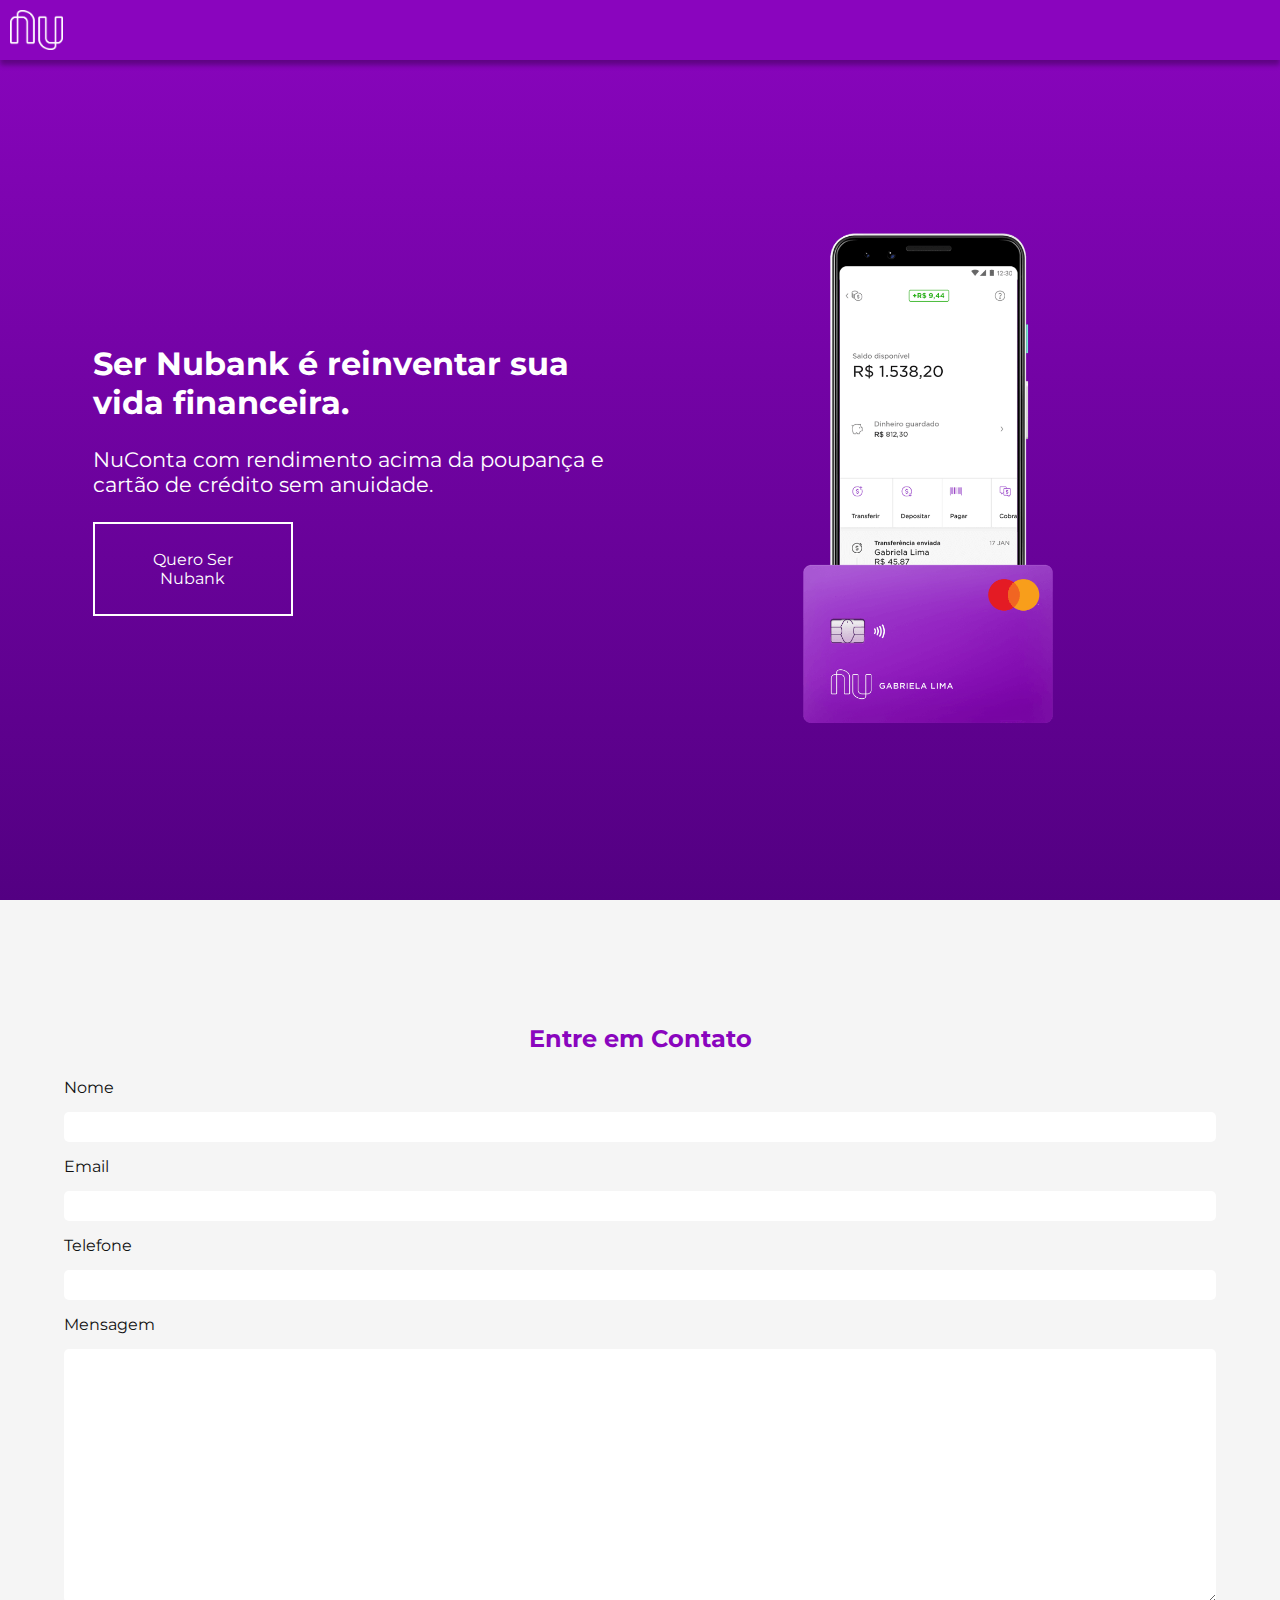
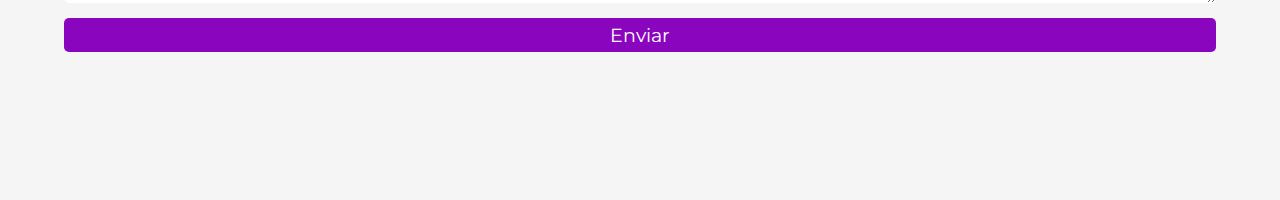
<file: aula-1/nubank/index.html>
<!DOCTYPE html>
<html lang="en">

<head>
  <meta charset="UTF-8">
  <meta name="viewport" content="width=device-width, initial-scale=1.0">
  <meta http-equiv="X-UA-Compatible" content="ie=edge">
  <title>Nubank</title>
  <link href="https://fonts.googleapis.com/css?family=Montserrat:400,700&display=swap" rel="stylesheet">
  <link rel="stylesheet" href="./style.css">
</head>

<body>
  <nav>
    <img class="logo" src="./assets/img/logo.png" alt="Nubank Logo">
  </nav>

  <header>
    <article>
      <h1>Ser Nubank é reinventar sua vida financeira.</h1>

      <p class="slogan">NuConta com rendimento acima da poupança e cartão de crédito sem anuidade.</p>

      <a href="#contato">
        <button>Quero Ser Nubank</button>
      </a>

    </article>

    <div>
      <img src="./assets/img/img-1.png">
    </div>

  </header>

  <section class="section-2" id="contato">
    <h2>Entre em Contato</h2>

    <form>
      <label>Nome</label>
      <input type="text">

      <label>Email</label>
      <input type="text">

      <label>Telefone</label>
      <input type="text">

      <label>Mensagem</label>
      <textarea cols="30" rows="10"></textarea>

      <button class="submit">Enviar</button>
    </form>

  </section>

</body>

</html>
</file>
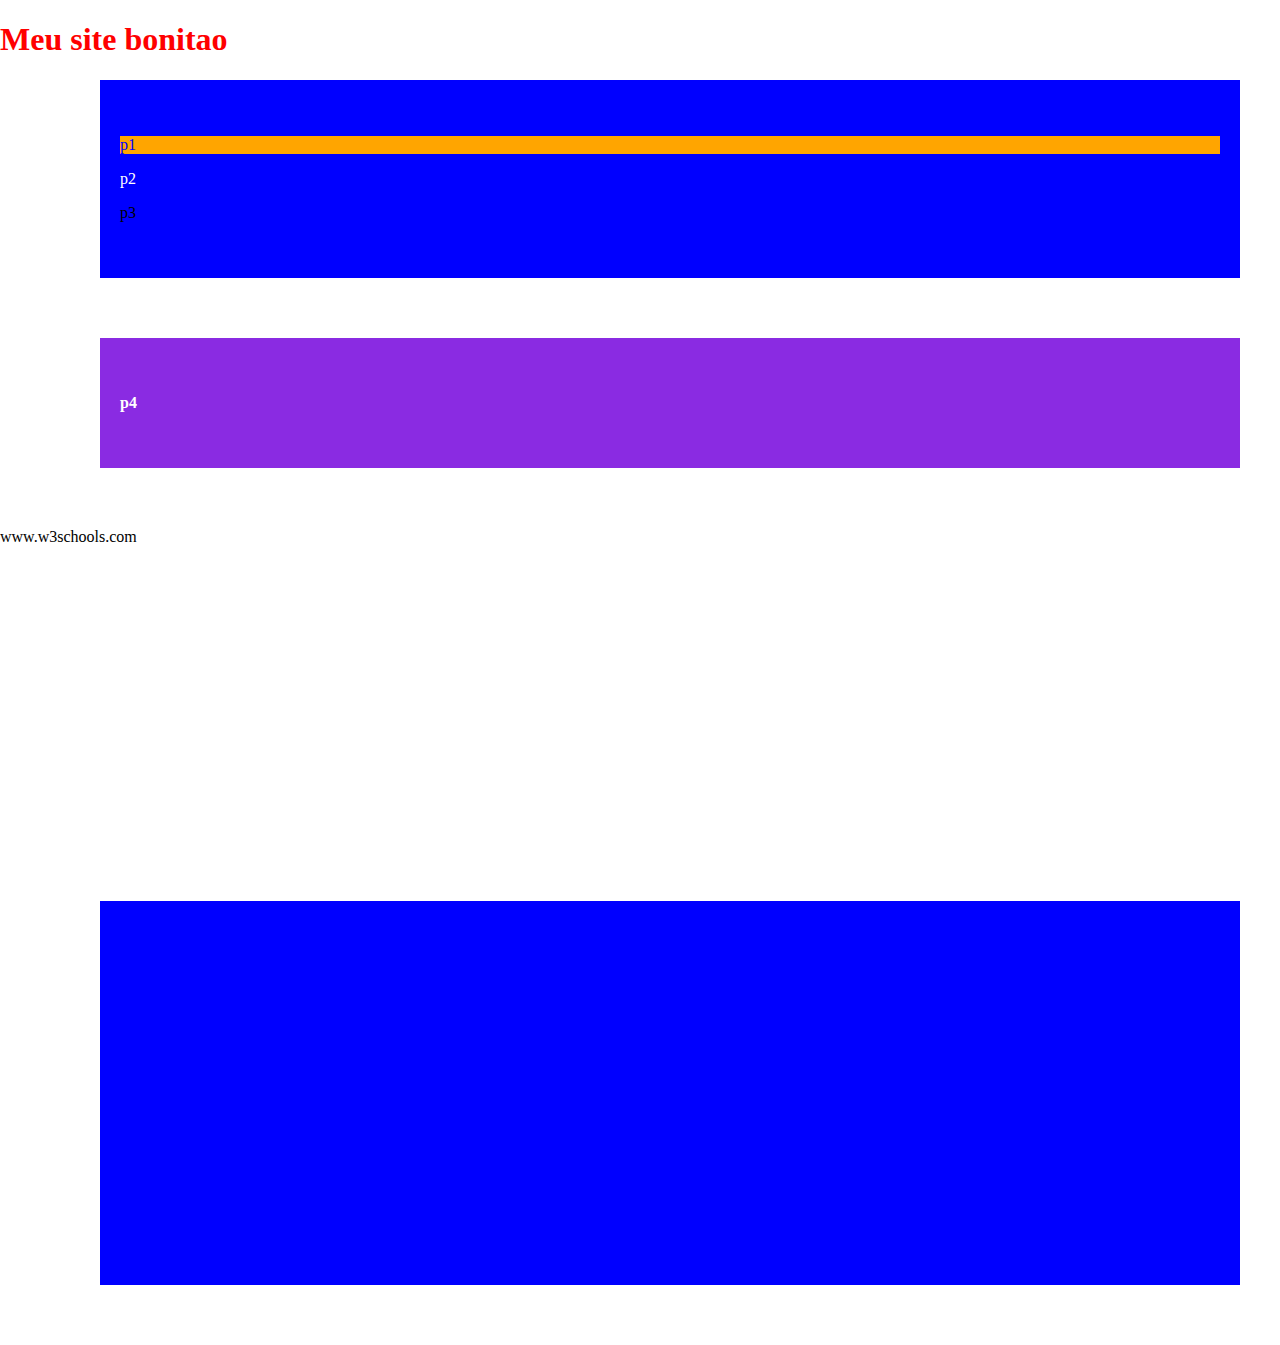
<file: aula-1/passo-1/index.html>
<!DOCTYPE html>
<html lang="en">

<head>
  <meta charset="UTF-8">
  <title>Meu site</title>
  <link rel="stylesheet" href="./style.css">
</head>

<body>
  <style>
    h1 {
      color: darkgreen;
    }
  </style>

  <h1 id="titulo-1">Meu site bonitao</h1>
  <div>
    <p id="paragrafo-1">p1</p>
    <p class="branco">p2</p>
    <p>p3</p>
  </div>

  <div class="roxo">
    <p class="branco negrito">p4</p>
  </div>

  <p>www.w3schools.com</p>

  <iframe width="560" height="315" src="https://www.youtube.com/embed/Bd9YkQHtX0o" frameborder="0"
    allow="accelerometer; autoplay; encrypted-media; gyroscope; picture-in-picture"></iframe>

  <div>

    <iframe
      src="https://www.google.com/maps/embed?pb=!1m18!1m12!1m3!1d29403.74633616368!2d-47.057335901370905!3d-22.89609205136386!2m3!1f0!2f0!3f0!3m2!1i1024!2i768!4f13.1!3m3!1m2!1s0x0%3A0xb4942c8a82ee2d51!2sLuck%20Brinquedos!5e0!3m2!1spt-BR!2sbr!4v1579957878796!5m2!1spt-BR!2sbr"
      width="100%" height="300" frameborder="0" style="border:0;" allowfullscreen=""></iframe>

  </div>

</body>

</html>
</file>
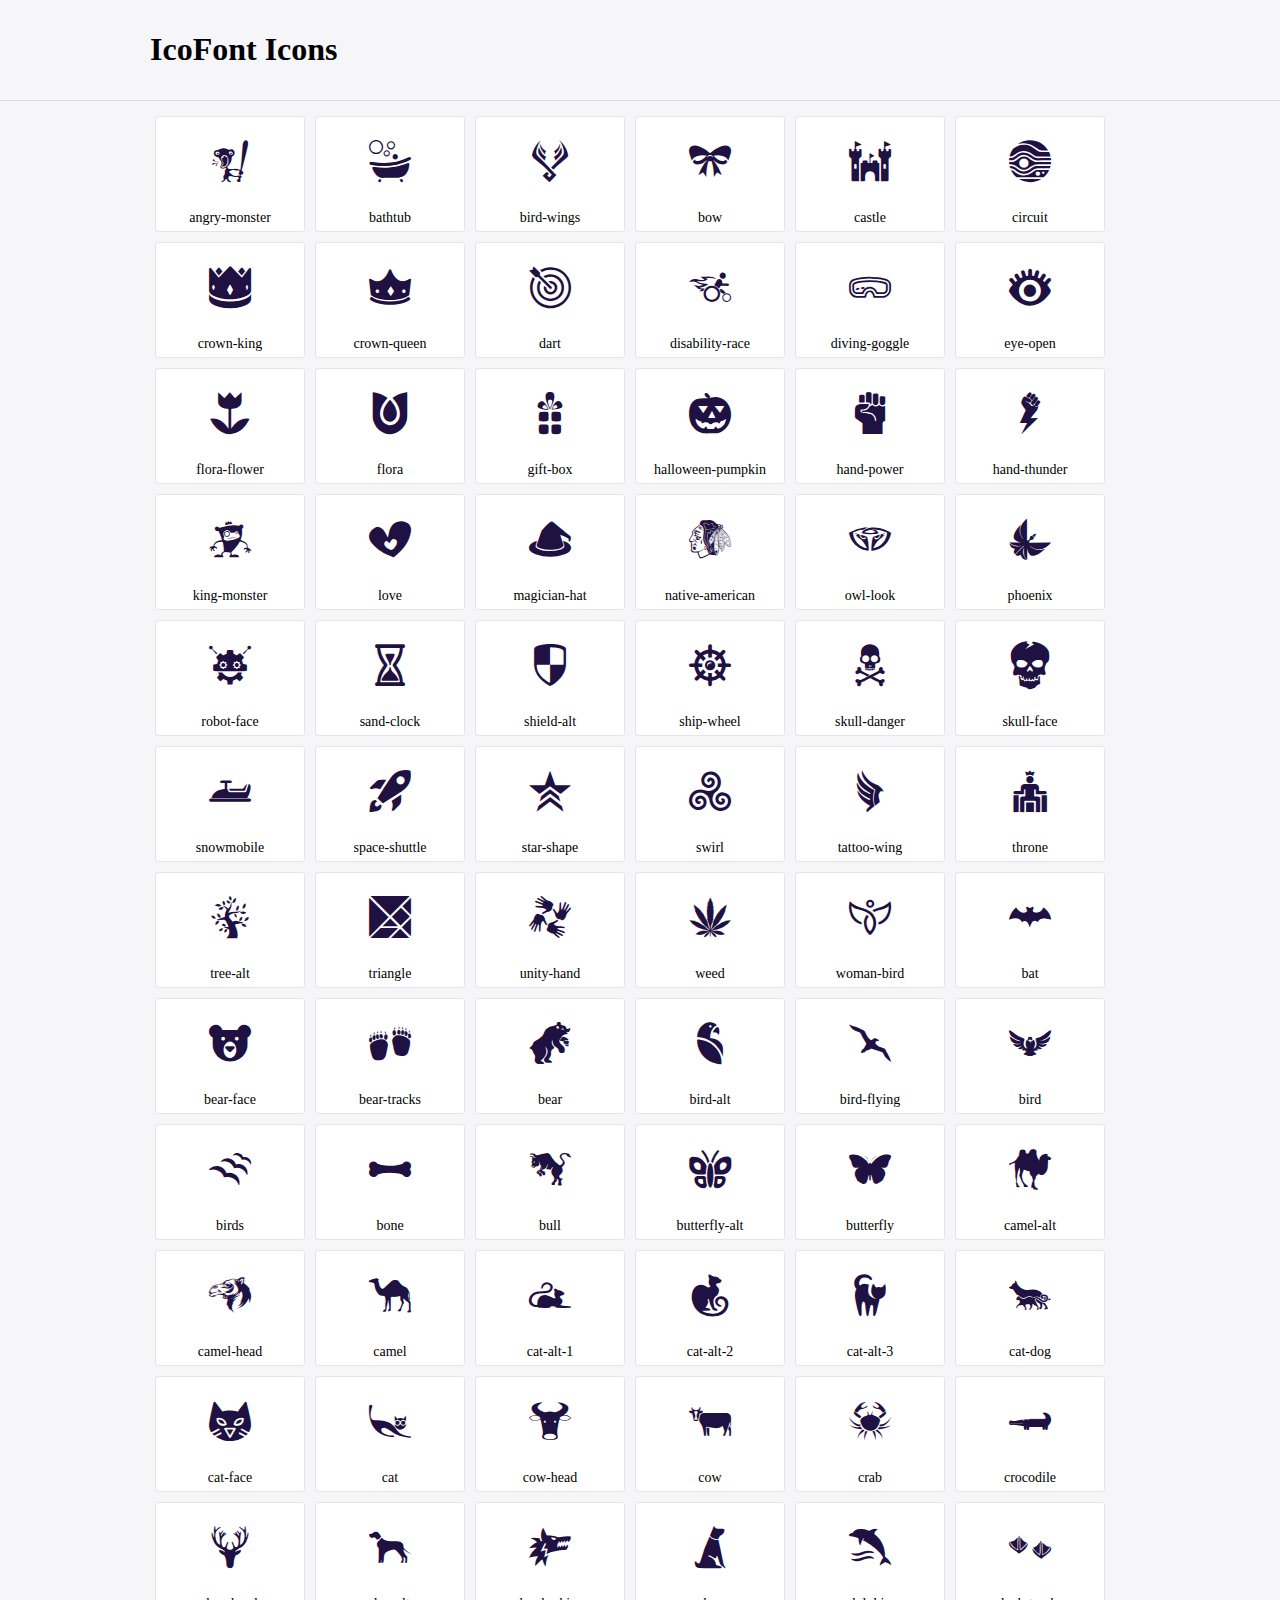
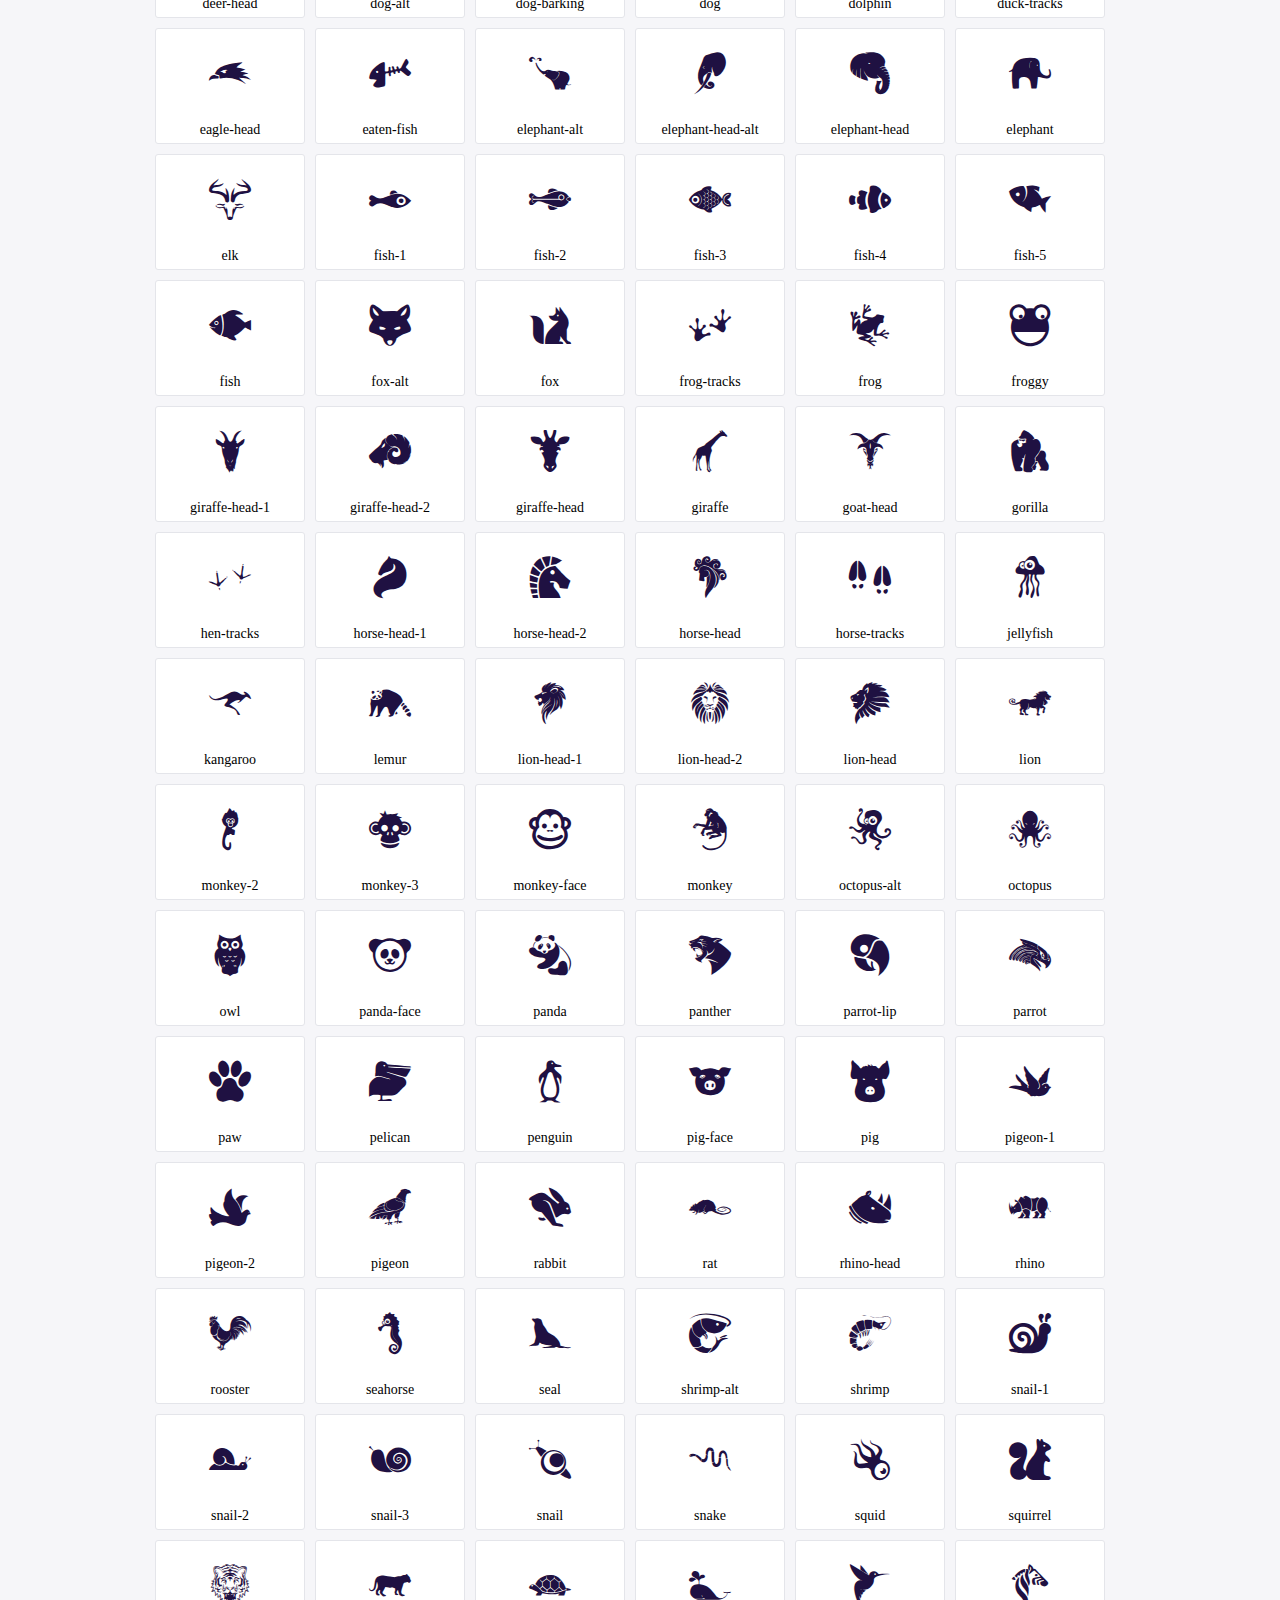
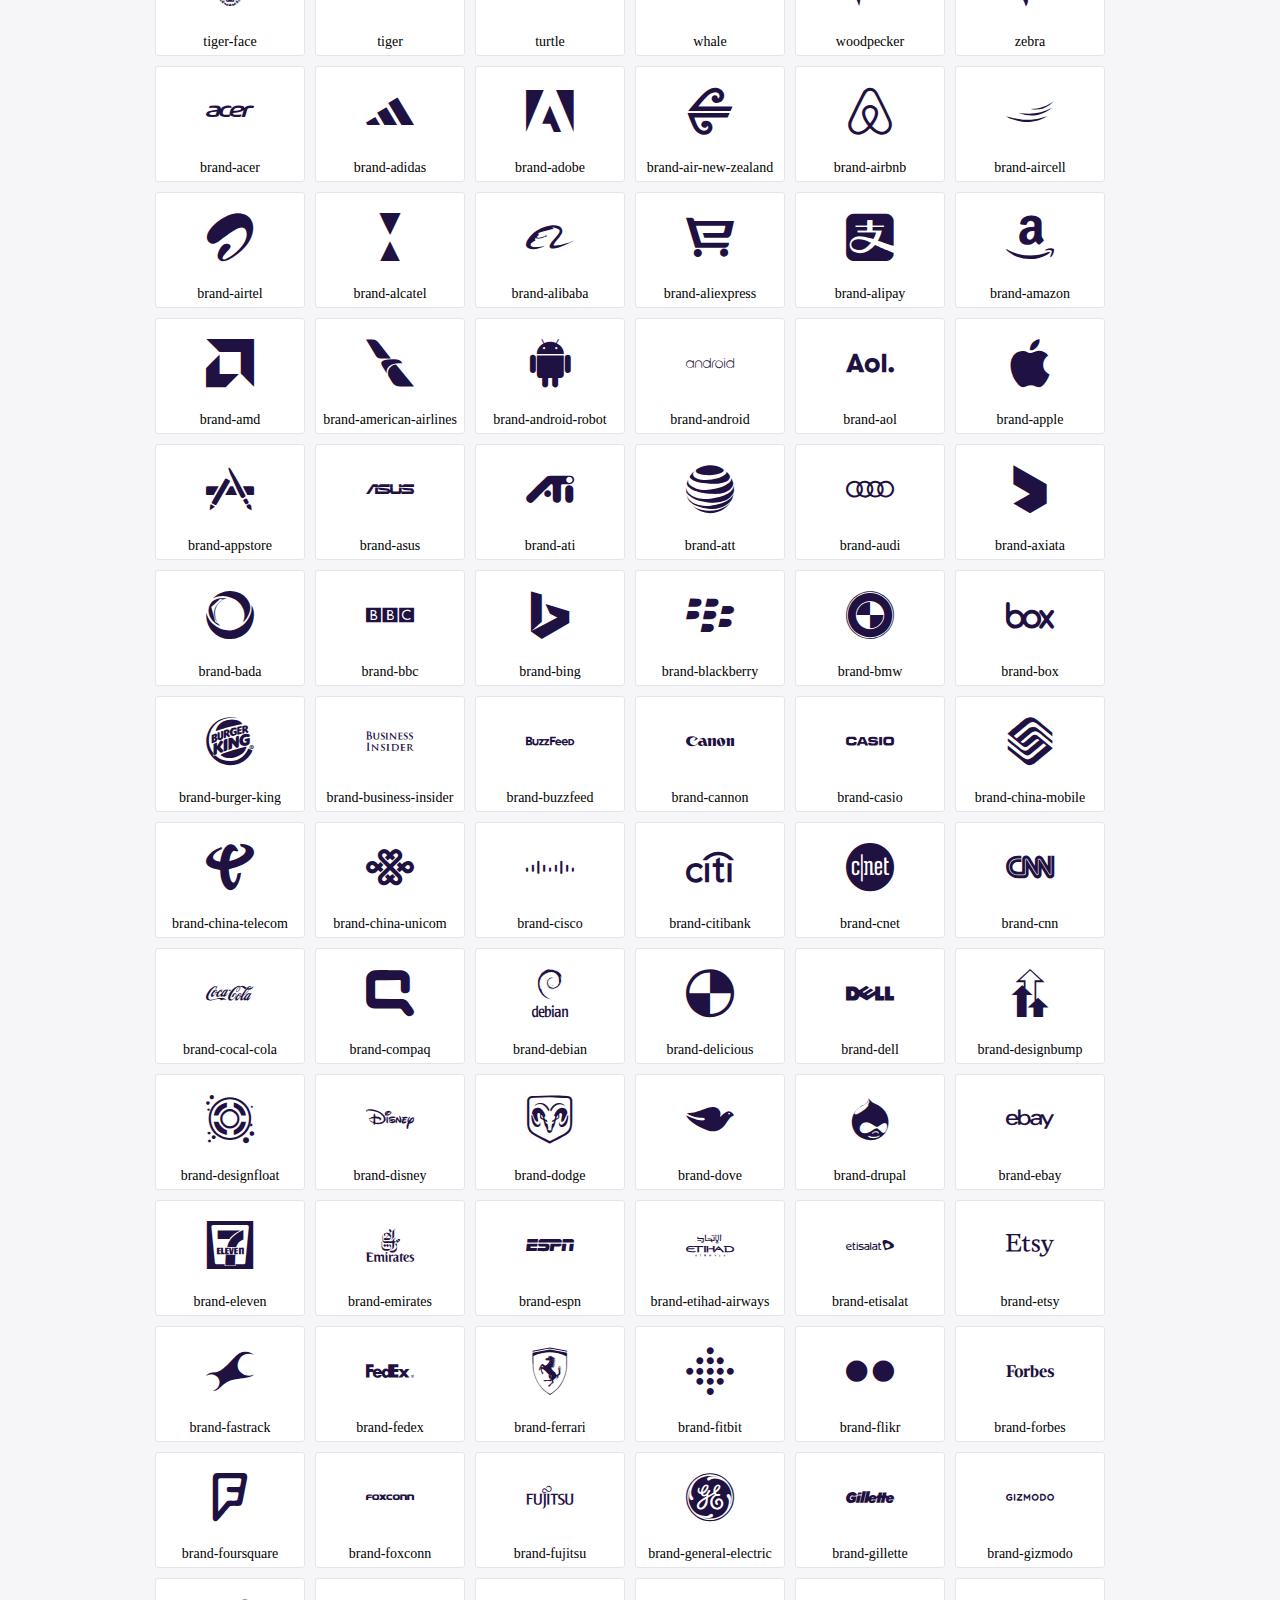
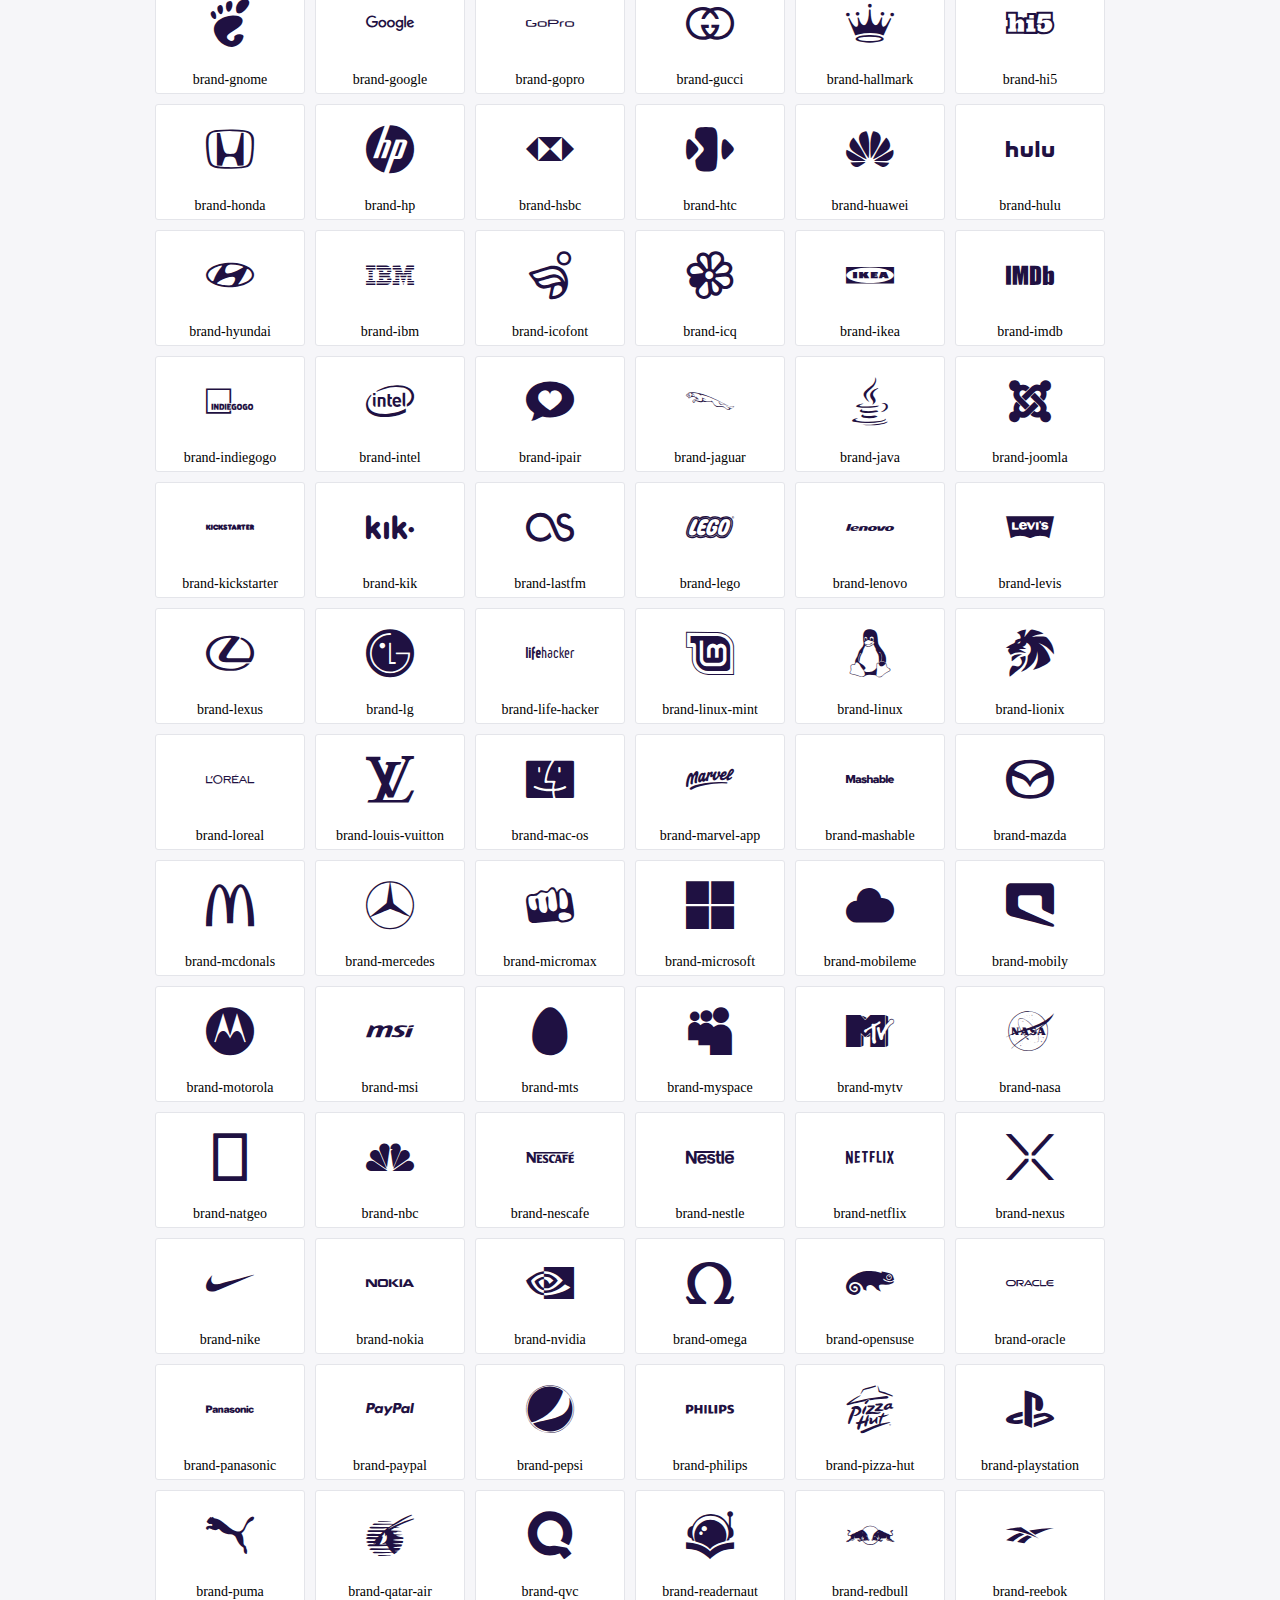
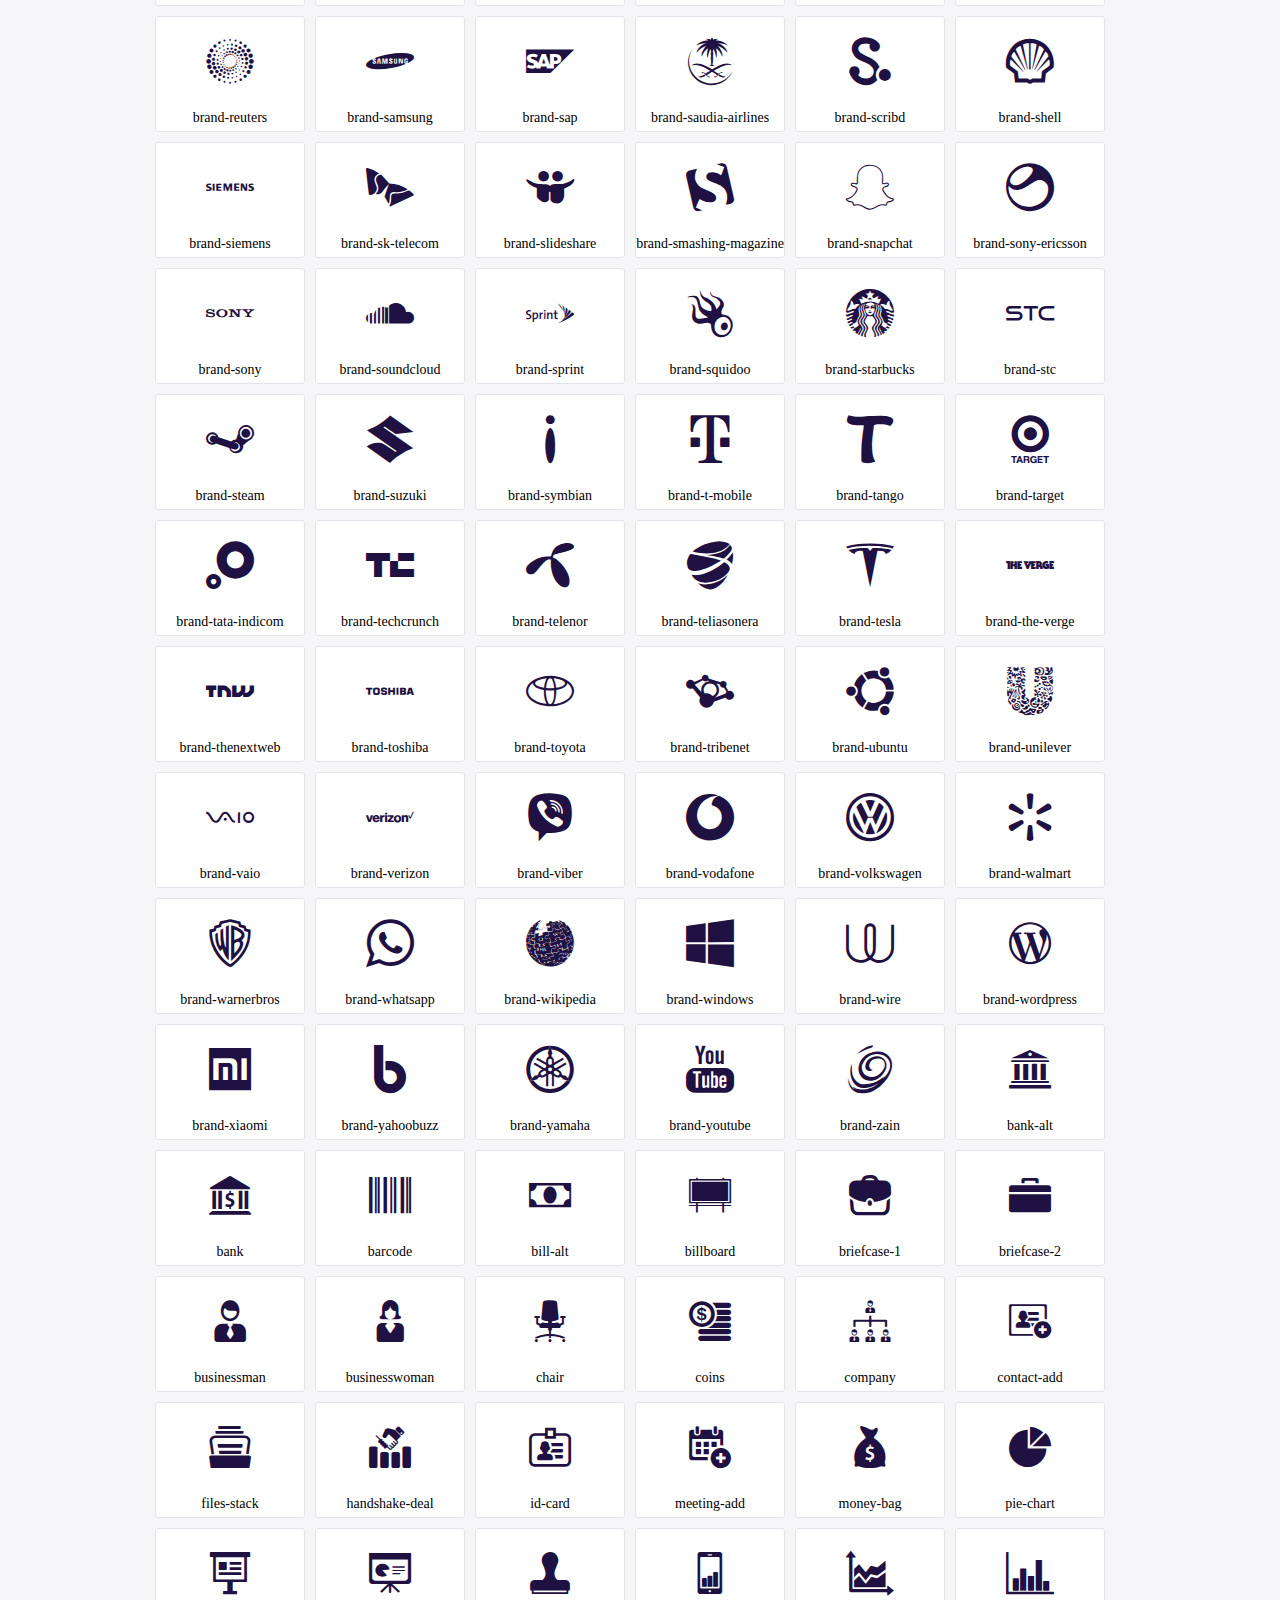
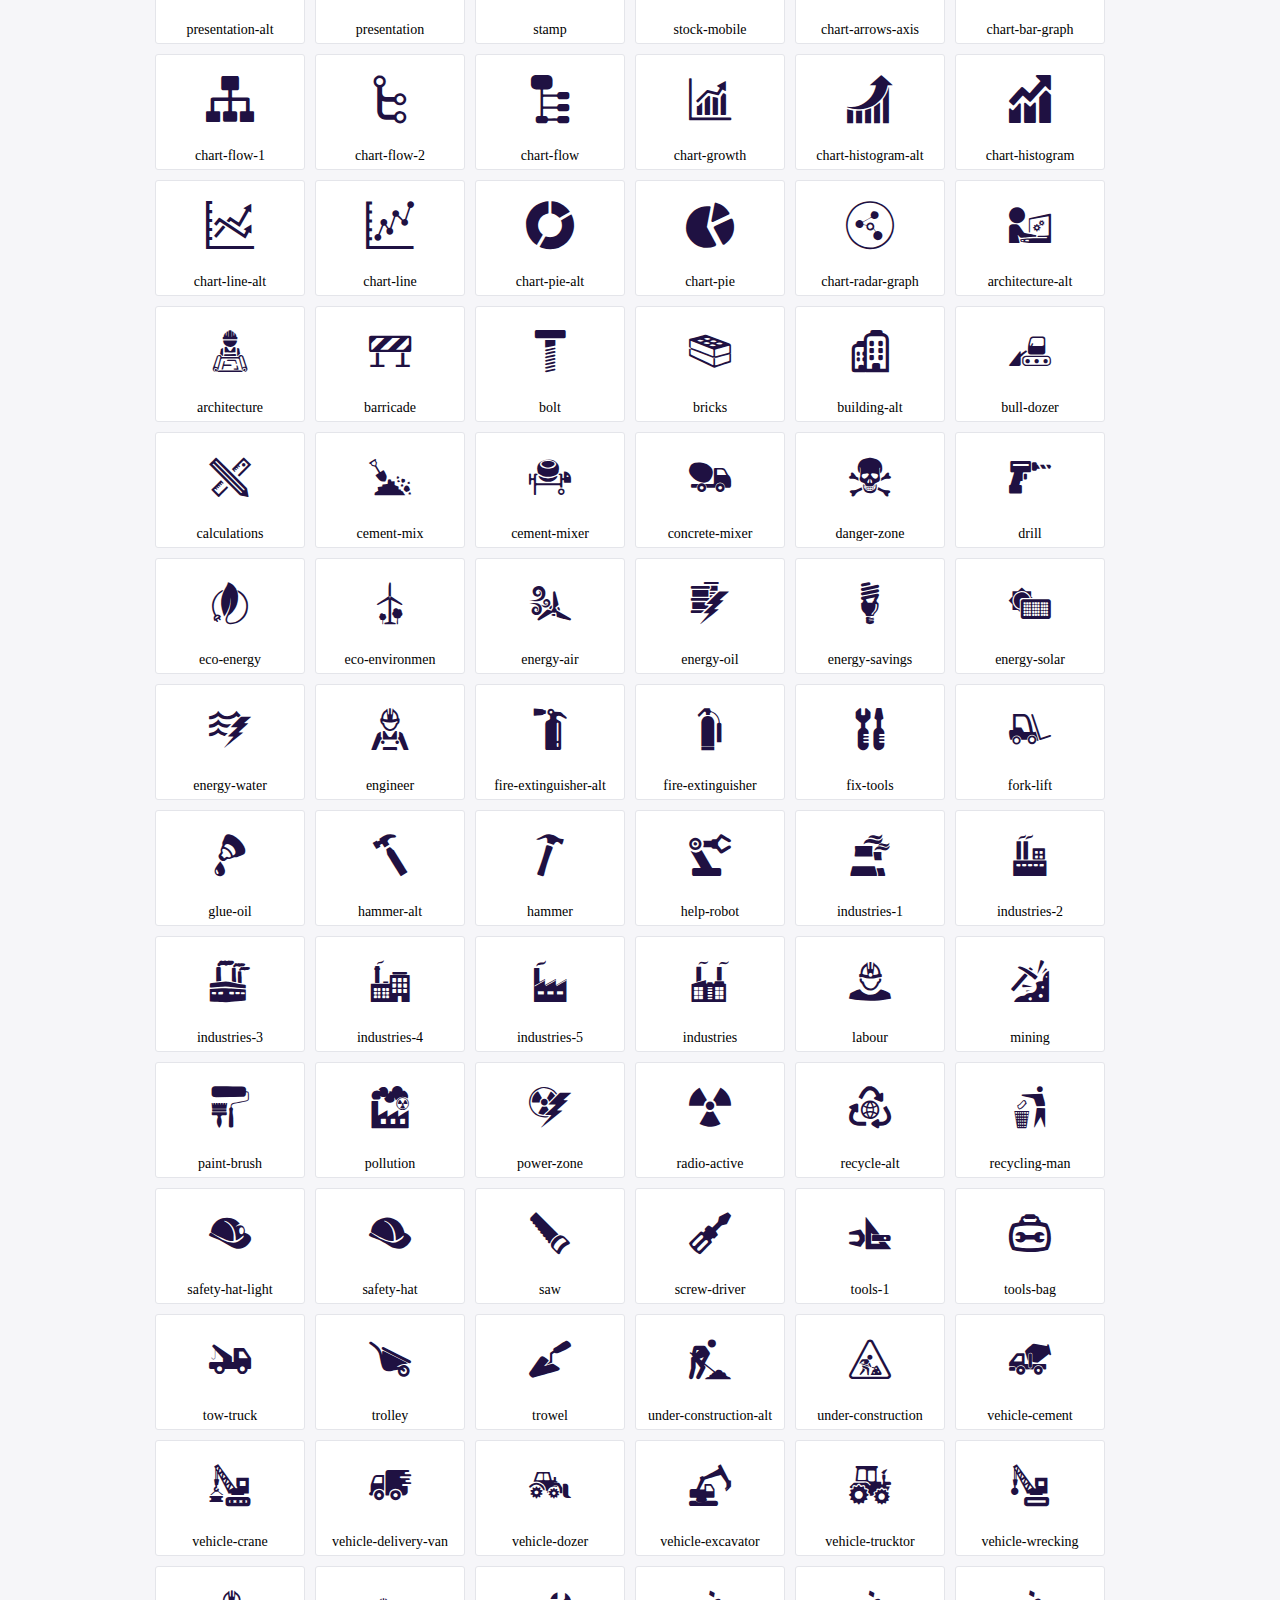
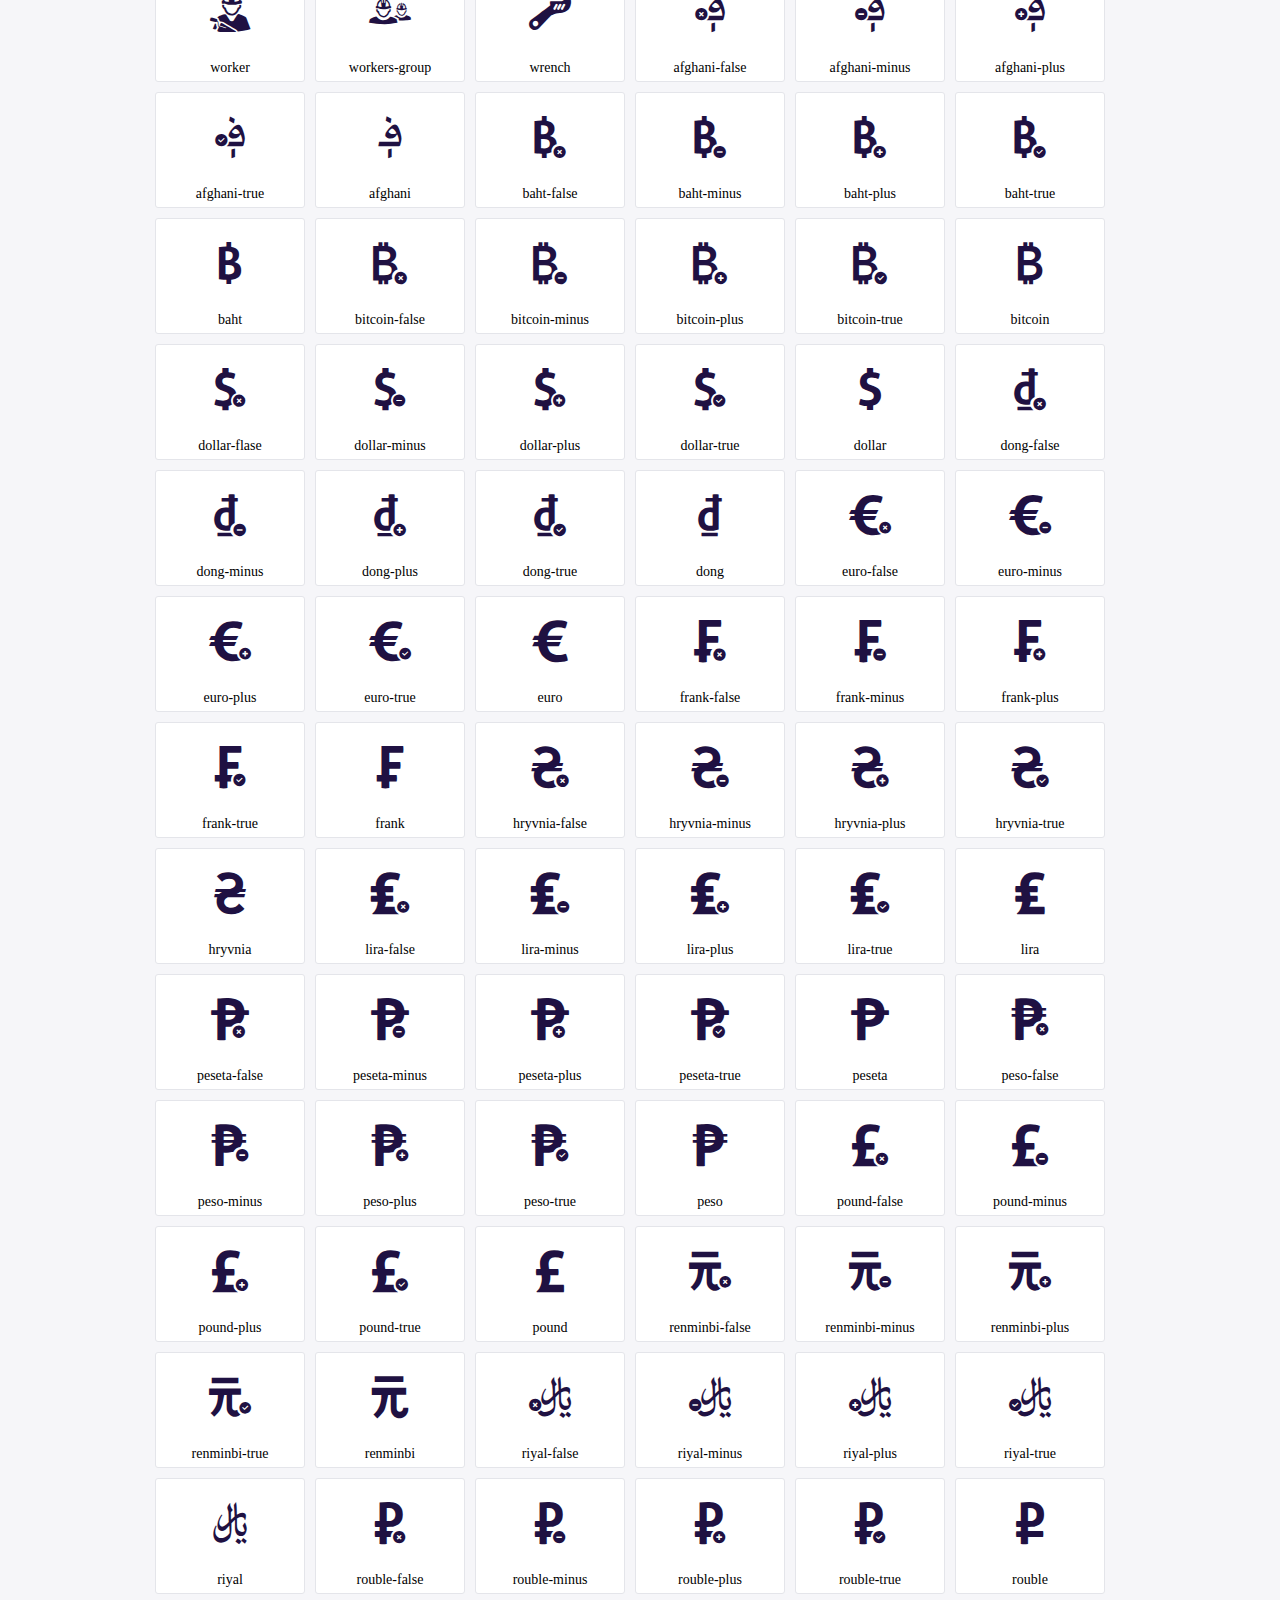
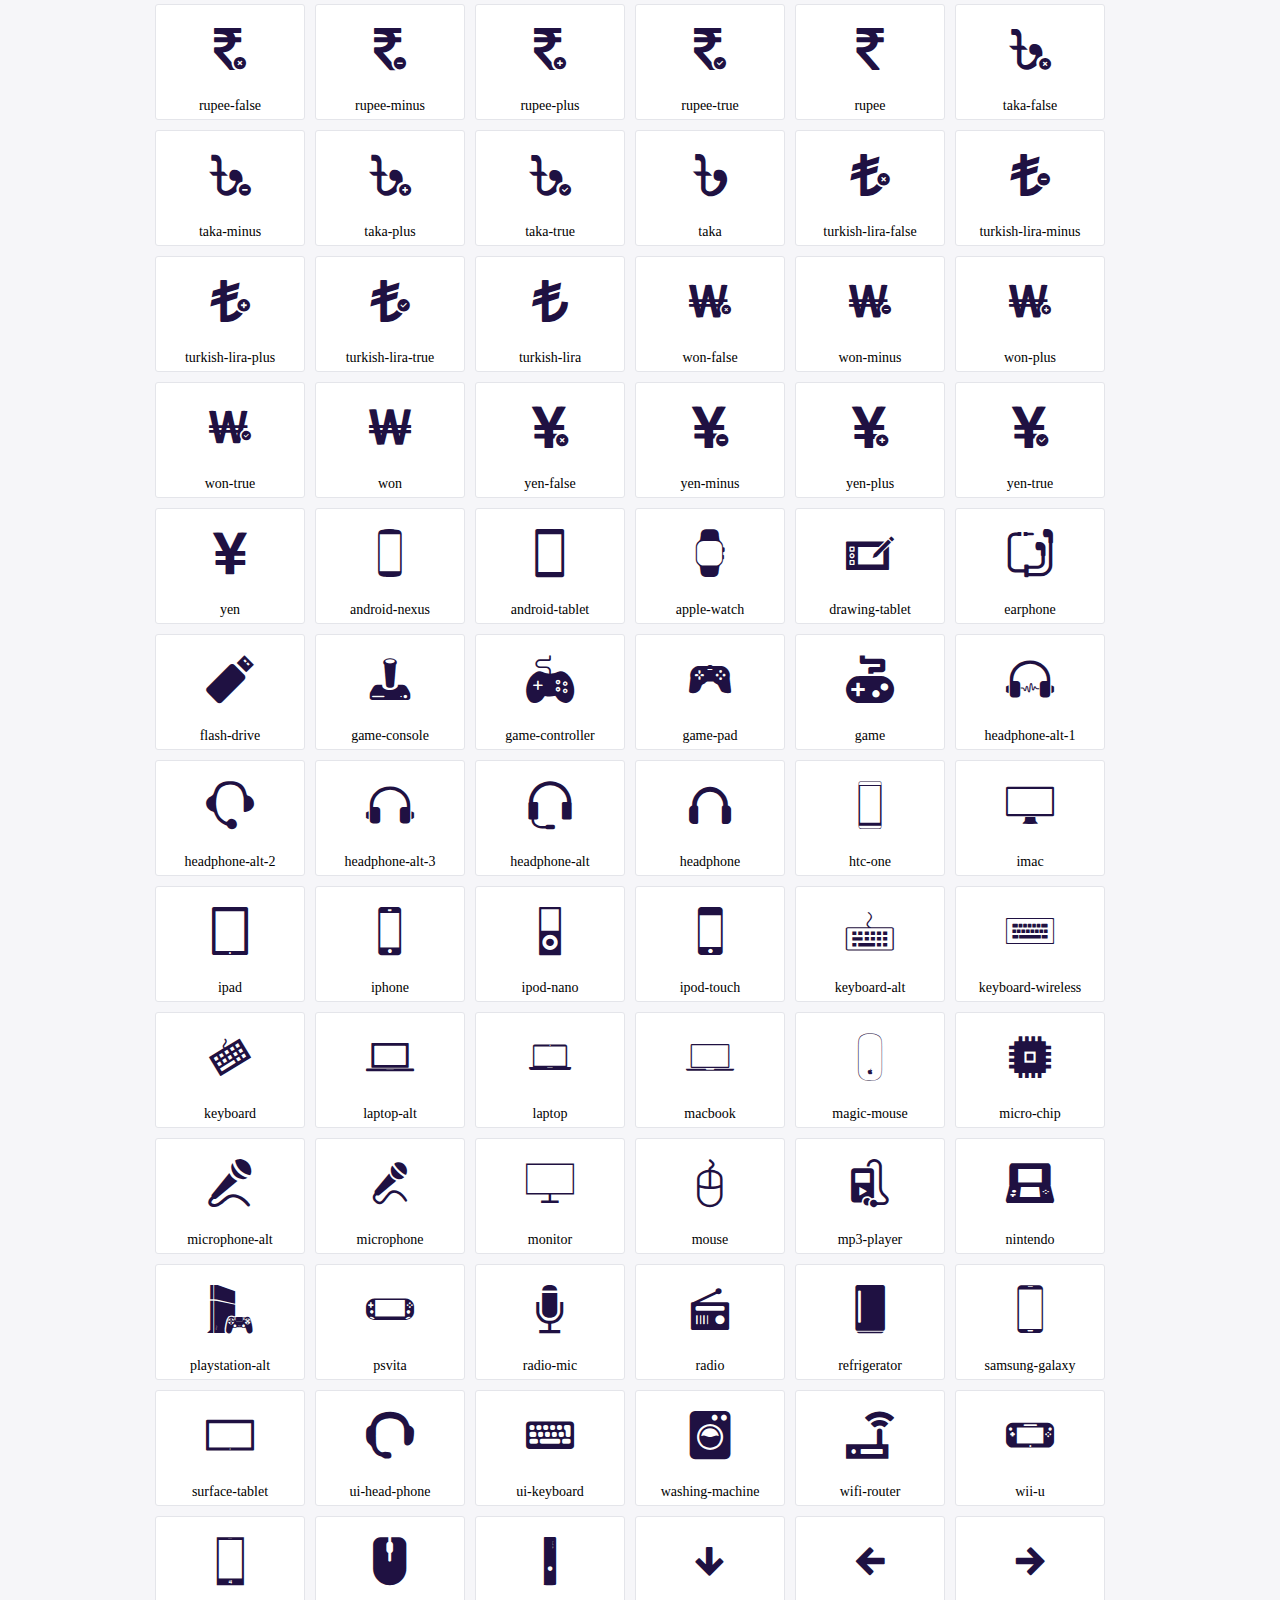
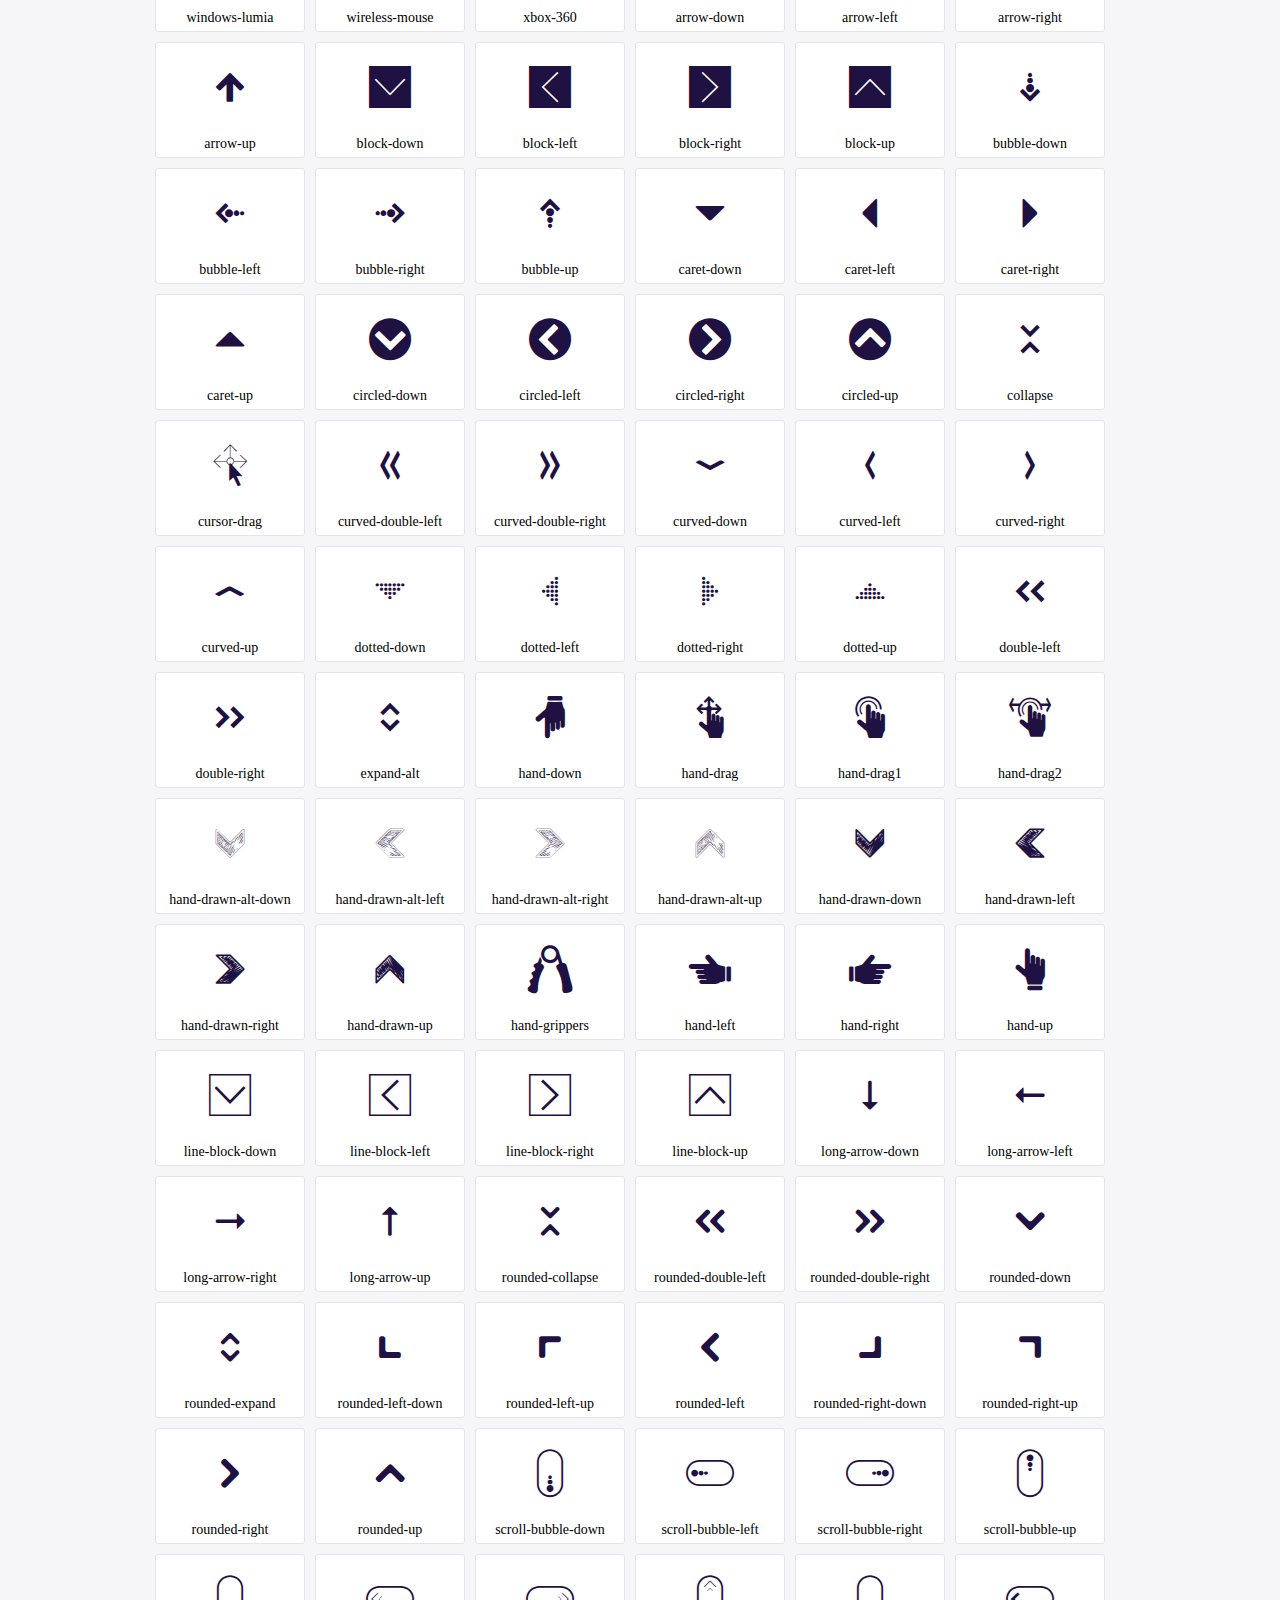
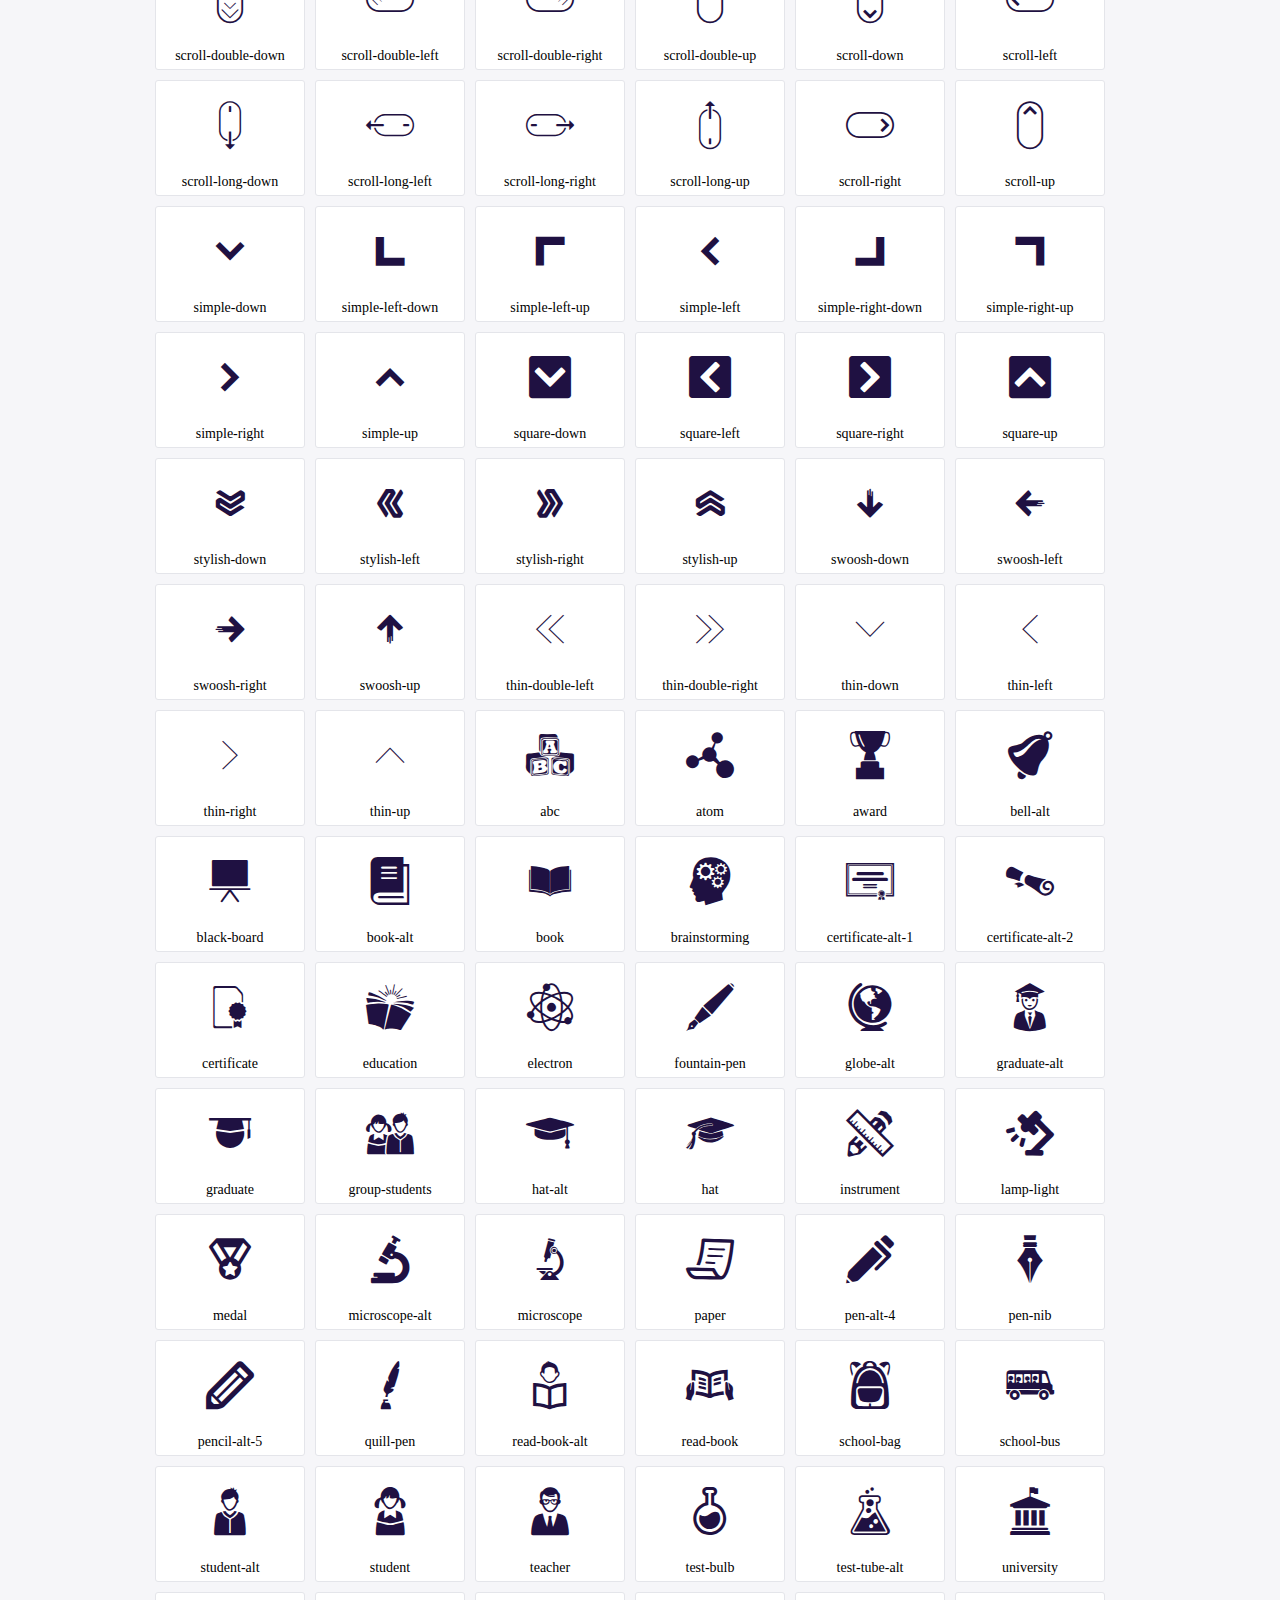
<file: assets/icofont/demo.html>
<!DOCTYPE html>
	<html>
	<head>
		<meta charset="utf-8">
		<title>Examples | IcoFont</title>
		<link rel="stylesheet" type="text/css" href="./icofont.min.css">
		<style type="text/css">
			body {
				margin: 0;
				padding: 0;
				background: #F6F6F9;
			}
			.header {
				border-bottom: 1px solid #DCDCE1;
				padding: 10px 0;
				margin-bottom: 10px;
			}
			.container {
				width: 980px;
				margin: 0 auto;
			}
			.ico-title {
				font-size: 2em;
			}
			.iconlist {
				margin: 0;
				padding: 0;
				list-style: none;
				text-align: center;
				width: 100%;
				display: flex;
				flex-wrap: wrap;
				flex-direction: row;
			}
			.iconlist li {
				position: relative;
				margin: 5px;
				width: 150px;
				cursor: pointer;
			}
			.iconlist li .icon-holder {
				position: relative;
				text-align: center;
				border-radius: 3px;
				overflow: hidden;
				padding-bottom: 5px;
				background: #ffffff;
				border: 1px solid #E4E5EA;
				transition: all 0.2s linear 0s;
			}
			.iconlist li .icon-holder:hover {
				background: #00C3DA;
				color: #ffffff;
			}
			.iconlist li .icon-holder:hover .icon i {
				color: #ffffff;
			}
			.iconlist li .icon-holder .icon {
				padding: 20px;
				text-align: center;
			}
			.iconlist li .icon-holder .icon i {
				font-size: 3em;
				color: #1F1142;
			}
			.iconlist li .icon-holder span {
				font-size: 14px;
				display: block;
				margin-top: 5px;
				border-radius: 3px;
			}
		</style>
	</head>
	<body>
	<div class="header">
		<div class="container">
			<h1 class="ico-title"> IcoFont Icons </h1>
		</div>
	</div>
	<div class="container">
		<ul class="iconlist">
		
		<li>
			<div class="icon-holder">
				<div class="icon"> 
					<i class="icofont-angry-monster"></i>
				</div> 
				<span> angry-monster </span>
			</div>
		</li>
		
		<li>
			<div class="icon-holder">
				<div class="icon"> 
					<i class="icofont-bathtub"></i>
				</div> 
				<span> bathtub </span>
			</div>
		</li>
		
		<li>
			<div class="icon-holder">
				<div class="icon"> 
					<i class="icofont-bird-wings"></i>
				</div> 
				<span> bird-wings </span>
			</div>
		</li>
		
		<li>
			<div class="icon-holder">
				<div class="icon"> 
					<i class="icofont-bow"></i>
				</div> 
				<span> bow </span>
			</div>
		</li>
		
		<li>
			<div class="icon-holder">
				<div class="icon"> 
					<i class="icofont-castle"></i>
				</div> 
				<span> castle </span>
			</div>
		</li>
		
		<li>
			<div class="icon-holder">
				<div class="icon"> 
					<i class="icofont-circuit"></i>
				</div> 
				<span> circuit </span>
			</div>
		</li>
		
		<li>
			<div class="icon-holder">
				<div class="icon"> 
					<i class="icofont-crown-king"></i>
				</div> 
				<span> crown-king </span>
			</div>
		</li>
		
		<li>
			<div class="icon-holder">
				<div class="icon"> 
					<i class="icofont-crown-queen"></i>
				</div> 
				<span> crown-queen </span>
			</div>
		</li>
		
		<li>
			<div class="icon-holder">
				<div class="icon"> 
					<i class="icofont-dart"></i>
				</div> 
				<span> dart </span>
			</div>
		</li>
		
		<li>
			<div class="icon-holder">
				<div class="icon"> 
					<i class="icofont-disability-race"></i>
				</div> 
				<span> disability-race </span>
			</div>
		</li>
		
		<li>
			<div class="icon-holder">
				<div class="icon"> 
					<i class="icofont-diving-goggle"></i>
				</div> 
				<span> diving-goggle </span>
			</div>
		</li>
		
		<li>
			<div class="icon-holder">
				<div class="icon"> 
					<i class="icofont-eye-open"></i>
				</div> 
				<span> eye-open </span>
			</div>
		</li>
		
		<li>
			<div class="icon-holder">
				<div class="icon"> 
					<i class="icofont-flora-flower"></i>
				</div> 
				<span> flora-flower </span>
			</div>
		</li>
		
		<li>
			<div class="icon-holder">
				<div class="icon"> 
					<i class="icofont-flora"></i>
				</div> 
				<span> flora </span>
			</div>
		</li>
		
		<li>
			<div class="icon-holder">
				<div class="icon"> 
					<i class="icofont-gift-box"></i>
				</div> 
				<span> gift-box </span>
			</div>
		</li>
		
		<li>
			<div class="icon-holder">
				<div class="icon"> 
					<i class="icofont-halloween-pumpkin"></i>
				</div> 
				<span> halloween-pumpkin </span>
			</div>
		</li>
		
		<li>
			<div class="icon-holder">
				<div class="icon"> 
					<i class="icofont-hand-power"></i>
				</div> 
				<span> hand-power </span>
			</div>
		</li>
		
		<li>
			<div class="icon-holder">
				<div class="icon"> 
					<i class="icofont-hand-thunder"></i>
				</div> 
				<span> hand-thunder </span>
			</div>
		</li>
		
		<li>
			<div class="icon-holder">
				<div class="icon"> 
					<i class="icofont-king-monster"></i>
				</div> 
				<span> king-monster </span>
			</div>
		</li>
		
		<li>
			<div class="icon-holder">
				<div class="icon"> 
					<i class="icofont-love"></i>
				</div> 
				<span> love </span>
			</div>
		</li>
		
		<li>
			<div class="icon-holder">
				<div class="icon"> 
					<i class="icofont-magician-hat"></i>
				</div> 
				<span> magician-hat </span>
			</div>
		</li>
		
		<li>
			<div class="icon-holder">
				<div class="icon"> 
					<i class="icofont-native-american"></i>
				</div> 
				<span> native-american </span>
			</div>
		</li>
		
		<li>
			<div class="icon-holder">
				<div class="icon"> 
					<i class="icofont-owl-look"></i>
				</div> 
				<span> owl-look </span>
			</div>
		</li>
		
		<li>
			<div class="icon-holder">
				<div class="icon"> 
					<i class="icofont-phoenix"></i>
				</div> 
				<span> phoenix </span>
			</div>
		</li>
		
		<li>
			<div class="icon-holder">
				<div class="icon"> 
					<i class="icofont-robot-face"></i>
				</div> 
				<span> robot-face </span>
			</div>
		</li>
		
		<li>
			<div class="icon-holder">
				<div class="icon"> 
					<i class="icofont-sand-clock"></i>
				</div> 
				<span> sand-clock </span>
			</div>
		</li>
		
		<li>
			<div class="icon-holder">
				<div class="icon"> 
					<i class="icofont-shield-alt"></i>
				</div> 
				<span> shield-alt </span>
			</div>
		</li>
		
		<li>
			<div class="icon-holder">
				<div class="icon"> 
					<i class="icofont-ship-wheel"></i>
				</div> 
				<span> ship-wheel </span>
			</div>
		</li>
		
		<li>
			<div class="icon-holder">
				<div class="icon"> 
					<i class="icofont-skull-danger"></i>
				</div> 
				<span> skull-danger </span>
			</div>
		</li>
		
		<li>
			<div class="icon-holder">
				<div class="icon"> 
					<i class="icofont-skull-face"></i>
				</div> 
				<span> skull-face </span>
			</div>
		</li>
		
		<li>
			<div class="icon-holder">
				<div class="icon"> 
					<i class="icofont-snowmobile"></i>
				</div> 
				<span> snowmobile </span>
			</div>
		</li>
		
		<li>
			<div class="icon-holder">
				<div class="icon"> 
					<i class="icofont-space-shuttle"></i>
				</div> 
				<span> space-shuttle </span>
			</div>
		</li>
		
		<li>
			<div class="icon-holder">
				<div class="icon"> 
					<i class="icofont-star-shape"></i>
				</div> 
				<span> star-shape </span>
			</div>
		</li>
		
		<li>
			<div class="icon-holder">
				<div class="icon"> 
					<i class="icofont-swirl"></i>
				</div> 
				<span> swirl </span>
			</div>
		</li>
		
		<li>
			<div class="icon-holder">
				<div class="icon"> 
					<i class="icofont-tattoo-wing"></i>
				</div> 
				<span> tattoo-wing </span>
			</div>
		</li>
		
		<li>
			<div class="icon-holder">
				<div class="icon"> 
					<i class="icofont-throne"></i>
				</div> 
				<span> throne </span>
			</div>
		</li>
		
		<li>
			<div class="icon-holder">
				<div class="icon"> 
					<i class="icofont-tree-alt"></i>
				</div> 
				<span> tree-alt </span>
			</div>
		</li>
		
		<li>
			<div class="icon-holder">
				<div class="icon"> 
					<i class="icofont-triangle"></i>
				</div> 
				<span> triangle </span>
			</div>
		</li>
		
		<li>
			<div class="icon-holder">
				<div class="icon"> 
					<i class="icofont-unity-hand"></i>
				</div> 
				<span> unity-hand </span>
			</div>
		</li>
		
		<li>
			<div class="icon-holder">
				<div class="icon"> 
					<i class="icofont-weed"></i>
				</div> 
				<span> weed </span>
			</div>
		</li>
		
		<li>
			<div class="icon-holder">
				<div class="icon"> 
					<i class="icofont-woman-bird"></i>
				</div> 
				<span> woman-bird </span>
			</div>
		</li>
		
		<li>
			<div class="icon-holder">
				<div class="icon"> 
					<i class="icofont-bat"></i>
				</div> 
				<span> bat </span>
			</div>
		</li>
		
		<li>
			<div class="icon-holder">
				<div class="icon"> 
					<i class="icofont-bear-face"></i>
				</div> 
				<span> bear-face </span>
			</div>
		</li>
		
		<li>
			<div class="icon-holder">
				<div class="icon"> 
					<i class="icofont-bear-tracks"></i>
				</div> 
				<span> bear-tracks </span>
			</div>
		</li>
		
		<li>
			<div class="icon-holder">
				<div class="icon"> 
					<i class="icofont-bear"></i>
				</div> 
				<span> bear </span>
			</div>
		</li>
		
		<li>
			<div class="icon-holder">
				<div class="icon"> 
					<i class="icofont-bird-alt"></i>
				</div> 
				<span> bird-alt </span>
			</div>
		</li>
		
		<li>
			<div class="icon-holder">
				<div class="icon"> 
					<i class="icofont-bird-flying"></i>
				</div> 
				<span> bird-flying </span>
			</div>
		</li>
		
		<li>
			<div class="icon-holder">
				<div class="icon"> 
					<i class="icofont-bird"></i>
				</div> 
				<span> bird </span>
			</div>
		</li>
		
		<li>
			<div class="icon-holder">
				<div class="icon"> 
					<i class="icofont-birds"></i>
				</div> 
				<span> birds </span>
			</div>
		</li>
		
		<li>
			<div class="icon-holder">
				<div class="icon"> 
					<i class="icofont-bone"></i>
				</div> 
				<span> bone </span>
			</div>
		</li>
		
		<li>
			<div class="icon-holder">
				<div class="icon"> 
					<i class="icofont-bull"></i>
				</div> 
				<span> bull </span>
			</div>
		</li>
		
		<li>
			<div class="icon-holder">
				<div class="icon"> 
					<i class="icofont-butterfly-alt"></i>
				</div> 
				<span> butterfly-alt </span>
			</div>
		</li>
		
		<li>
			<div class="icon-holder">
				<div class="icon"> 
					<i class="icofont-butterfly"></i>
				</div> 
				<span> butterfly </span>
			</div>
		</li>
		
		<li>
			<div class="icon-holder">
				<div class="icon"> 
					<i class="icofont-camel-alt"></i>
				</div> 
				<span> camel-alt </span>
			</div>
		</li>
		
		<li>
			<div class="icon-holder">
				<div class="icon"> 
					<i class="icofont-camel-head"></i>
				</div> 
				<span> camel-head </span>
			</div>
		</li>
		
		<li>
			<div class="icon-holder">
				<div class="icon"> 
					<i class="icofont-camel"></i>
				</div> 
				<span> camel </span>
			</div>
		</li>
		
		<li>
			<div class="icon-holder">
				<div class="icon"> 
					<i class="icofont-cat-alt-1"></i>
				</div> 
				<span> cat-alt-1 </span>
			</div>
		</li>
		
		<li>
			<div class="icon-holder">
				<div class="icon"> 
					<i class="icofont-cat-alt-2"></i>
				</div> 
				<span> cat-alt-2 </span>
			</div>
		</li>
		
		<li>
			<div class="icon-holder">
				<div class="icon"> 
					<i class="icofont-cat-alt-3"></i>
				</div> 
				<span> cat-alt-3 </span>
			</div>
		</li>
		
		<li>
			<div class="icon-holder">
				<div class="icon"> 
					<i class="icofont-cat-dog"></i>
				</div> 
				<span> cat-dog </span>
			</div>
		</li>
		
		<li>
			<div class="icon-holder">
				<div class="icon"> 
					<i class="icofont-cat-face"></i>
				</div> 
				<span> cat-face </span>
			</div>
		</li>
		
		<li>
			<div class="icon-holder">
				<div class="icon"> 
					<i class="icofont-cat"></i>
				</div> 
				<span> cat </span>
			</div>
		</li>
		
		<li>
			<div class="icon-holder">
				<div class="icon"> 
					<i class="icofont-cow-head"></i>
				</div> 
				<span> cow-head </span>
			</div>
		</li>
		
		<li>
			<div class="icon-holder">
				<div class="icon"> 
					<i class="icofont-cow"></i>
				</div> 
				<span> cow </span>
			</div>
		</li>
		
		<li>
			<div class="icon-holder">
				<div class="icon"> 
					<i class="icofont-crab"></i>
				</div> 
				<span> crab </span>
			</div>
		</li>
		
		<li>
			<div class="icon-holder">
				<div class="icon"> 
					<i class="icofont-crocodile"></i>
				</div> 
				<span> crocodile </span>
			</div>
		</li>
		
		<li>
			<div class="icon-holder">
				<div class="icon"> 
					<i class="icofont-deer-head"></i>
				</div> 
				<span> deer-head </span>
			</div>
		</li>
		
		<li>
			<div class="icon-holder">
				<div class="icon"> 
					<i class="icofont-dog-alt"></i>
				</div> 
				<span> dog-alt </span>
			</div>
		</li>
		
		<li>
			<div class="icon-holder">
				<div class="icon"> 
					<i class="icofont-dog-barking"></i>
				</div> 
				<span> dog-barking </span>
			</div>
		</li>
		
		<li>
			<div class="icon-holder">
				<div class="icon"> 
					<i class="icofont-dog"></i>
				</div> 
				<span> dog </span>
			</div>
		</li>
		
		<li>
			<div class="icon-holder">
				<div class="icon"> 
					<i class="icofont-dolphin"></i>
				</div> 
				<span> dolphin </span>
			</div>
		</li>
		
		<li>
			<div class="icon-holder">
				<div class="icon"> 
					<i class="icofont-duck-tracks"></i>
				</div> 
				<span> duck-tracks </span>
			</div>
		</li>
		
		<li>
			<div class="icon-holder">
				<div class="icon"> 
					<i class="icofont-eagle-head"></i>
				</div> 
				<span> eagle-head </span>
			</div>
		</li>
		
		<li>
			<div class="icon-holder">
				<div class="icon"> 
					<i class="icofont-eaten-fish"></i>
				</div> 
				<span> eaten-fish </span>
			</div>
		</li>
		
		<li>
			<div class="icon-holder">
				<div class="icon"> 
					<i class="icofont-elephant-alt"></i>
				</div> 
				<span> elephant-alt </span>
			</div>
		</li>
		
		<li>
			<div class="icon-holder">
				<div class="icon"> 
					<i class="icofont-elephant-head-alt"></i>
				</div> 
				<span> elephant-head-alt </span>
			</div>
		</li>
		
		<li>
			<div class="icon-holder">
				<div class="icon"> 
					<i class="icofont-elephant-head"></i>
				</div> 
				<span> elephant-head </span>
			</div>
		</li>
		
		<li>
			<div class="icon-holder">
				<div class="icon"> 
					<i class="icofont-elephant"></i>
				</div> 
				<span> elephant </span>
			</div>
		</li>
		
		<li>
			<div class="icon-holder">
				<div class="icon"> 
					<i class="icofont-elk"></i>
				</div> 
				<span> elk </span>
			</div>
		</li>
		
		<li>
			<div class="icon-holder">
				<div class="icon"> 
					<i class="icofont-fish-1"></i>
				</div> 
				<span> fish-1 </span>
			</div>
		</li>
		
		<li>
			<div class="icon-holder">
				<div class="icon"> 
					<i class="icofont-fish-2"></i>
				</div> 
				<span> fish-2 </span>
			</div>
		</li>
		
		<li>
			<div class="icon-holder">
				<div class="icon"> 
					<i class="icofont-fish-3"></i>
				</div> 
				<span> fish-3 </span>
			</div>
		</li>
		
		<li>
			<div class="icon-holder">
				<div class="icon"> 
					<i class="icofont-fish-4"></i>
				</div> 
				<span> fish-4 </span>
			</div>
		</li>
		
		<li>
			<div class="icon-holder">
				<div class="icon"> 
					<i class="icofont-fish-5"></i>
				</div> 
				<span> fish-5 </span>
			</div>
		</li>
		
		<li>
			<div class="icon-holder">
				<div class="icon"> 
					<i class="icofont-fish"></i>
				</div> 
				<span> fish </span>
			</div>
		</li>
		
		<li>
			<div class="icon-holder">
				<div class="icon"> 
					<i class="icofont-fox-alt"></i>
				</div> 
				<span> fox-alt </span>
			</div>
		</li>
		
		<li>
			<div class="icon-holder">
				<div class="icon"> 
					<i class="icofont-fox"></i>
				</div> 
				<span> fox </span>
			</div>
		</li>
		
		<li>
			<div class="icon-holder">
				<div class="icon"> 
					<i class="icofont-frog-tracks"></i>
				</div> 
				<span> frog-tracks </span>
			</div>
		</li>
		
		<li>
			<div class="icon-holder">
				<div class="icon"> 
					<i class="icofont-frog"></i>
				</div> 
				<span> frog </span>
			</div>
		</li>
		
		<li>
			<div class="icon-holder">
				<div class="icon"> 
					<i class="icofont-froggy"></i>
				</div> 
				<span> froggy </span>
			</div>
		</li>
		
		<li>
			<div class="icon-holder">
				<div class="icon"> 
					<i class="icofont-giraffe-head-1"></i>
				</div> 
				<span> giraffe-head-1 </span>
			</div>
		</li>
		
		<li>
			<div class="icon-holder">
				<div class="icon"> 
					<i class="icofont-giraffe-head-2"></i>
				</div> 
				<span> giraffe-head-2 </span>
			</div>
		</li>
		
		<li>
			<div class="icon-holder">
				<div class="icon"> 
					<i class="icofont-giraffe-head"></i>
				</div> 
				<span> giraffe-head </span>
			</div>
		</li>
		
		<li>
			<div class="icon-holder">
				<div class="icon"> 
					<i class="icofont-giraffe"></i>
				</div> 
				<span> giraffe </span>
			</div>
		</li>
		
		<li>
			<div class="icon-holder">
				<div class="icon"> 
					<i class="icofont-goat-head"></i>
				</div> 
				<span> goat-head </span>
			</div>
		</li>
		
		<li>
			<div class="icon-holder">
				<div class="icon"> 
					<i class="icofont-gorilla"></i>
				</div> 
				<span> gorilla </span>
			</div>
		</li>
		
		<li>
			<div class="icon-holder">
				<div class="icon"> 
					<i class="icofont-hen-tracks"></i>
				</div> 
				<span> hen-tracks </span>
			</div>
		</li>
		
		<li>
			<div class="icon-holder">
				<div class="icon"> 
					<i class="icofont-horse-head-1"></i>
				</div> 
				<span> horse-head-1 </span>
			</div>
		</li>
		
		<li>
			<div class="icon-holder">
				<div class="icon"> 
					<i class="icofont-horse-head-2"></i>
				</div> 
				<span> horse-head-2 </span>
			</div>
		</li>
		
		<li>
			<div class="icon-holder">
				<div class="icon"> 
					<i class="icofont-horse-head"></i>
				</div> 
				<span> horse-head </span>
			</div>
		</li>
		
		<li>
			<div class="icon-holder">
				<div class="icon"> 
					<i class="icofont-horse-tracks"></i>
				</div> 
				<span> horse-tracks </span>
			</div>
		</li>
		
		<li>
			<div class="icon-holder">
				<div class="icon"> 
					<i class="icofont-jellyfish"></i>
				</div> 
				<span> jellyfish </span>
			</div>
		</li>
		
		<li>
			<div class="icon-holder">
				<div class="icon"> 
					<i class="icofont-kangaroo"></i>
				</div> 
				<span> kangaroo </span>
			</div>
		</li>
		
		<li>
			<div class="icon-holder">
				<div class="icon"> 
					<i class="icofont-lemur"></i>
				</div> 
				<span> lemur </span>
			</div>
		</li>
		
		<li>
			<div class="icon-holder">
				<div class="icon"> 
					<i class="icofont-lion-head-1"></i>
				</div> 
				<span> lion-head-1 </span>
			</div>
		</li>
		
		<li>
			<div class="icon-holder">
				<div class="icon"> 
					<i class="icofont-lion-head-2"></i>
				</div> 
				<span> lion-head-2 </span>
			</div>
		</li>
		
		<li>
			<div class="icon-holder">
				<div class="icon"> 
					<i class="icofont-lion-head"></i>
				</div> 
				<span> lion-head </span>
			</div>
		</li>
		
		<li>
			<div class="icon-holder">
				<div class="icon"> 
					<i class="icofont-lion"></i>
				</div> 
				<span> lion </span>
			</div>
		</li>
		
		<li>
			<div class="icon-holder">
				<div class="icon"> 
					<i class="icofont-monkey-2"></i>
				</div> 
				<span> monkey-2 </span>
			</div>
		</li>
		
		<li>
			<div class="icon-holder">
				<div class="icon"> 
					<i class="icofont-monkey-3"></i>
				</div> 
				<span> monkey-3 </span>
			</div>
		</li>
		
		<li>
			<div class="icon-holder">
				<div class="icon"> 
					<i class="icofont-monkey-face"></i>
				</div> 
				<span> monkey-face </span>
			</div>
		</li>
		
		<li>
			<div class="icon-holder">
				<div class="icon"> 
					<i class="icofont-monkey"></i>
				</div> 
				<span> monkey </span>
			</div>
		</li>
		
		<li>
			<div class="icon-holder">
				<div class="icon"> 
					<i class="icofont-octopus-alt"></i>
				</div> 
				<span> octopus-alt </span>
			</div>
		</li>
		
		<li>
			<div class="icon-holder">
				<div class="icon"> 
					<i class="icofont-octopus"></i>
				</div> 
				<span> octopus </span>
			</div>
		</li>
		
		<li>
			<div class="icon-holder">
				<div class="icon"> 
					<i class="icofont-owl"></i>
				</div> 
				<span> owl </span>
			</div>
		</li>
		
		<li>
			<div class="icon-holder">
				<div class="icon"> 
					<i class="icofont-panda-face"></i>
				</div> 
				<span> panda-face </span>
			</div>
		</li>
		
		<li>
			<div class="icon-holder">
				<div class="icon"> 
					<i class="icofont-panda"></i>
				</div> 
				<span> panda </span>
			</div>
		</li>
		
		<li>
			<div class="icon-holder">
				<div class="icon"> 
					<i class="icofont-panther"></i>
				</div> 
				<span> panther </span>
			</div>
		</li>
		
		<li>
			<div class="icon-holder">
				<div class="icon"> 
					<i class="icofont-parrot-lip"></i>
				</div> 
				<span> parrot-lip </span>
			</div>
		</li>
		
		<li>
			<div class="icon-holder">
				<div class="icon"> 
					<i class="icofont-parrot"></i>
				</div> 
				<span> parrot </span>
			</div>
		</li>
		
		<li>
			<div class="icon-holder">
				<div class="icon"> 
					<i class="icofont-paw"></i>
				</div> 
				<span> paw </span>
			</div>
		</li>
		
		<li>
			<div class="icon-holder">
				<div class="icon"> 
					<i class="icofont-pelican"></i>
				</div> 
				<span> pelican </span>
			</div>
		</li>
		
		<li>
			<div class="icon-holder">
				<div class="icon"> 
					<i class="icofont-penguin"></i>
				</div> 
				<span> penguin </span>
			</div>
		</li>
		
		<li>
			<div class="icon-holder">
				<div class="icon"> 
					<i class="icofont-pig-face"></i>
				</div> 
				<span> pig-face </span>
			</div>
		</li>
		
		<li>
			<div class="icon-holder">
				<div class="icon"> 
					<i class="icofont-pig"></i>
				</div> 
				<span> pig </span>
			</div>
		</li>
		
		<li>
			<div class="icon-holder">
				<div class="icon"> 
					<i class="icofont-pigeon-1"></i>
				</div> 
				<span> pigeon-1 </span>
			</div>
		</li>
		
		<li>
			<div class="icon-holder">
				<div class="icon"> 
					<i class="icofont-pigeon-2"></i>
				</div> 
				<span> pigeon-2 </span>
			</div>
		</li>
		
		<li>
			<div class="icon-holder">
				<div class="icon"> 
					<i class="icofont-pigeon"></i>
				</div> 
				<span> pigeon </span>
			</div>
		</li>
		
		<li>
			<div class="icon-holder">
				<div class="icon"> 
					<i class="icofont-rabbit"></i>
				</div> 
				<span> rabbit </span>
			</div>
		</li>
		
		<li>
			<div class="icon-holder">
				<div class="icon"> 
					<i class="icofont-rat"></i>
				</div> 
				<span> rat </span>
			</div>
		</li>
		
		<li>
			<div class="icon-holder">
				<div class="icon"> 
					<i class="icofont-rhino-head"></i>
				</div> 
				<span> rhino-head </span>
			</div>
		</li>
		
		<li>
			<div class="icon-holder">
				<div class="icon"> 
					<i class="icofont-rhino"></i>
				</div> 
				<span> rhino </span>
			</div>
		</li>
		
		<li>
			<div class="icon-holder">
				<div class="icon"> 
					<i class="icofont-rooster"></i>
				</div> 
				<span> rooster </span>
			</div>
		</li>
		
		<li>
			<div class="icon-holder">
				<div class="icon"> 
					<i class="icofont-seahorse"></i>
				</div> 
				<span> seahorse </span>
			</div>
		</li>
		
		<li>
			<div class="icon-holder">
				<div class="icon"> 
					<i class="icofont-seal"></i>
				</div> 
				<span> seal </span>
			</div>
		</li>
		
		<li>
			<div class="icon-holder">
				<div class="icon"> 
					<i class="icofont-shrimp-alt"></i>
				</div> 
				<span> shrimp-alt </span>
			</div>
		</li>
		
		<li>
			<div class="icon-holder">
				<div class="icon"> 
					<i class="icofont-shrimp"></i>
				</div> 
				<span> shrimp </span>
			</div>
		</li>
		
		<li>
			<div class="icon-holder">
				<div class="icon"> 
					<i class="icofont-snail-1"></i>
				</div> 
				<span> snail-1 </span>
			</div>
		</li>
		
		<li>
			<div class="icon-holder">
				<div class="icon"> 
					<i class="icofont-snail-2"></i>
				</div> 
				<span> snail-2 </span>
			</div>
		</li>
		
		<li>
			<div class="icon-holder">
				<div class="icon"> 
					<i class="icofont-snail-3"></i>
				</div> 
				<span> snail-3 </span>
			</div>
		</li>
		
		<li>
			<div class="icon-holder">
				<div class="icon"> 
					<i class="icofont-snail"></i>
				</div> 
				<span> snail </span>
			</div>
		</li>
		
		<li>
			<div class="icon-holder">
				<div class="icon"> 
					<i class="icofont-snake"></i>
				</div> 
				<span> snake </span>
			</div>
		</li>
		
		<li>
			<div class="icon-holder">
				<div class="icon"> 
					<i class="icofont-squid"></i>
				</div> 
				<span> squid </span>
			</div>
		</li>
		
		<li>
			<div class="icon-holder">
				<div class="icon"> 
					<i class="icofont-squirrel"></i>
				</div> 
				<span> squirrel </span>
			</div>
		</li>
		
		<li>
			<div class="icon-holder">
				<div class="icon"> 
					<i class="icofont-tiger-face"></i>
				</div> 
				<span> tiger-face </span>
			</div>
		</li>
		
		<li>
			<div class="icon-holder">
				<div class="icon"> 
					<i class="icofont-tiger"></i>
				</div> 
				<span> tiger </span>
			</div>
		</li>
		
		<li>
			<div class="icon-holder">
				<div class="icon"> 
					<i class="icofont-turtle"></i>
				</div> 
				<span> turtle </span>
			</div>
		</li>
		
		<li>
			<div class="icon-holder">
				<div class="icon"> 
					<i class="icofont-whale"></i>
				</div> 
				<span> whale </span>
			</div>
		</li>
		
		<li>
			<div class="icon-holder">
				<div class="icon"> 
					<i class="icofont-woodpecker"></i>
				</div> 
				<span> woodpecker </span>
			</div>
		</li>
		
		<li>
			<div class="icon-holder">
				<div class="icon"> 
					<i class="icofont-zebra"></i>
				</div> 
				<span> zebra </span>
			</div>
		</li>
		
		<li>
			<div class="icon-holder">
				<div class="icon"> 
					<i class="icofont-brand-acer"></i>
				</div> 
				<span> brand-acer </span>
			</div>
		</li>
		
		<li>
			<div class="icon-holder">
				<div class="icon"> 
					<i class="icofont-brand-adidas"></i>
				</div> 
				<span> brand-adidas </span>
			</div>
		</li>
		
		<li>
			<div class="icon-holder">
				<div class="icon"> 
					<i class="icofont-brand-adobe"></i>
				</div> 
				<span> brand-adobe </span>
			</div>
		</li>
		
		<li>
			<div class="icon-holder">
				<div class="icon"> 
					<i class="icofont-brand-air-new-zealand"></i>
				</div> 
				<span> brand-air-new-zealand </span>
			</div>
		</li>
		
		<li>
			<div class="icon-holder">
				<div class="icon"> 
					<i class="icofont-brand-airbnb"></i>
				</div> 
				<span> brand-airbnb </span>
			</div>
		</li>
		
		<li>
			<div class="icon-holder">
				<div class="icon"> 
					<i class="icofont-brand-aircell"></i>
				</div> 
				<span> brand-aircell </span>
			</div>
		</li>
		
		<li>
			<div class="icon-holder">
				<div class="icon"> 
					<i class="icofont-brand-airtel"></i>
				</div> 
				<span> brand-airtel </span>
			</div>
		</li>
		
		<li>
			<div class="icon-holder">
				<div class="icon"> 
					<i class="icofont-brand-alcatel"></i>
				</div> 
				<span> brand-alcatel </span>
			</div>
		</li>
		
		<li>
			<div class="icon-holder">
				<div class="icon"> 
					<i class="icofont-brand-alibaba"></i>
				</div> 
				<span> brand-alibaba </span>
			</div>
		</li>
		
		<li>
			<div class="icon-holder">
				<div class="icon"> 
					<i class="icofont-brand-aliexpress"></i>
				</div> 
				<span> brand-aliexpress </span>
			</div>
		</li>
		
		<li>
			<div class="icon-holder">
				<div class="icon"> 
					<i class="icofont-brand-alipay"></i>
				</div> 
				<span> brand-alipay </span>
			</div>
		</li>
		
		<li>
			<div class="icon-holder">
				<div class="icon"> 
					<i class="icofont-brand-amazon"></i>
				</div> 
				<span> brand-amazon </span>
			</div>
		</li>
		
		<li>
			<div class="icon-holder">
				<div class="icon"> 
					<i class="icofont-brand-amd"></i>
				</div> 
				<span> brand-amd </span>
			</div>
		</li>
		
		<li>
			<div class="icon-holder">
				<div class="icon"> 
					<i class="icofont-brand-american-airlines"></i>
				</div> 
				<span> brand-american-airlines </span>
			</div>
		</li>
		
		<li>
			<div class="icon-holder">
				<div class="icon"> 
					<i class="icofont-brand-android-robot"></i>
				</div> 
				<span> brand-android-robot </span>
			</div>
		</li>
		
		<li>
			<div class="icon-holder">
				<div class="icon"> 
					<i class="icofont-brand-android"></i>
				</div> 
				<span> brand-android </span>
			</div>
		</li>
		
		<li>
			<div class="icon-holder">
				<div class="icon"> 
					<i class="icofont-brand-aol"></i>
				</div> 
				<span> brand-aol </span>
			</div>
		</li>
		
		<li>
			<div class="icon-holder">
				<div class="icon"> 
					<i class="icofont-brand-apple"></i>
				</div> 
				<span> brand-apple </span>
			</div>
		</li>
		
		<li>
			<div class="icon-holder">
				<div class="icon"> 
					<i class="icofont-brand-appstore"></i>
				</div> 
				<span> brand-appstore </span>
			</div>
		</li>
		
		<li>
			<div class="icon-holder">
				<div class="icon"> 
					<i class="icofont-brand-asus"></i>
				</div> 
				<span> brand-asus </span>
			</div>
		</li>
		
		<li>
			<div class="icon-holder">
				<div class="icon"> 
					<i class="icofont-brand-ati"></i>
				</div> 
				<span> brand-ati </span>
			</div>
		</li>
		
		<li>
			<div class="icon-holder">
				<div class="icon"> 
					<i class="icofont-brand-att"></i>
				</div> 
				<span> brand-att </span>
			</div>
		</li>
		
		<li>
			<div class="icon-holder">
				<div class="icon"> 
					<i class="icofont-brand-audi"></i>
				</div> 
				<span> brand-audi </span>
			</div>
		</li>
		
		<li>
			<div class="icon-holder">
				<div class="icon"> 
					<i class="icofont-brand-axiata"></i>
				</div> 
				<span> brand-axiata </span>
			</div>
		</li>
		
		<li>
			<div class="icon-holder">
				<div class="icon"> 
					<i class="icofont-brand-bada"></i>
				</div> 
				<span> brand-bada </span>
			</div>
		</li>
		
		<li>
			<div class="icon-holder">
				<div class="icon"> 
					<i class="icofont-brand-bbc"></i>
				</div> 
				<span> brand-bbc </span>
			</div>
		</li>
		
		<li>
			<div class="icon-holder">
				<div class="icon"> 
					<i class="icofont-brand-bing"></i>
				</div> 
				<span> brand-bing </span>
			</div>
		</li>
		
		<li>
			<div class="icon-holder">
				<div class="icon"> 
					<i class="icofont-brand-blackberry"></i>
				</div> 
				<span> brand-blackberry </span>
			</div>
		</li>
		
		<li>
			<div class="icon-holder">
				<div class="icon"> 
					<i class="icofont-brand-bmw"></i>
				</div> 
				<span> brand-bmw </span>
			</div>
		</li>
		
		<li>
			<div class="icon-holder">
				<div class="icon"> 
					<i class="icofont-brand-box"></i>
				</div> 
				<span> brand-box </span>
			</div>
		</li>
		
		<li>
			<div class="icon-holder">
				<div class="icon"> 
					<i class="icofont-brand-burger-king"></i>
				</div> 
				<span> brand-burger-king </span>
			</div>
		</li>
		
		<li>
			<div class="icon-holder">
				<div class="icon"> 
					<i class="icofont-brand-business-insider"></i>
				</div> 
				<span> brand-business-insider </span>
			</div>
		</li>
		
		<li>
			<div class="icon-holder">
				<div class="icon"> 
					<i class="icofont-brand-buzzfeed"></i>
				</div> 
				<span> brand-buzzfeed </span>
			</div>
		</li>
		
		<li>
			<div class="icon-holder">
				<div class="icon"> 
					<i class="icofont-brand-cannon"></i>
				</div> 
				<span> brand-cannon </span>
			</div>
		</li>
		
		<li>
			<div class="icon-holder">
				<div class="icon"> 
					<i class="icofont-brand-casio"></i>
				</div> 
				<span> brand-casio </span>
			</div>
		</li>
		
		<li>
			<div class="icon-holder">
				<div class="icon"> 
					<i class="icofont-brand-china-mobile"></i>
				</div> 
				<span> brand-china-mobile </span>
			</div>
		</li>
		
		<li>
			<div class="icon-holder">
				<div class="icon"> 
					<i class="icofont-brand-china-telecom"></i>
				</div> 
				<span> brand-china-telecom </span>
			</div>
		</li>
		
		<li>
			<div class="icon-holder">
				<div class="icon"> 
					<i class="icofont-brand-china-unicom"></i>
				</div> 
				<span> brand-china-unicom </span>
			</div>
		</li>
		
		<li>
			<div class="icon-holder">
				<div class="icon"> 
					<i class="icofont-brand-cisco"></i>
				</div> 
				<span> brand-cisco </span>
			</div>
		</li>
		
		<li>
			<div class="icon-holder">
				<div class="icon"> 
					<i class="icofont-brand-citibank"></i>
				</div> 
				<span> brand-citibank </span>
			</div>
		</li>
		
		<li>
			<div class="icon-holder">
				<div class="icon"> 
					<i class="icofont-brand-cnet"></i>
				</div> 
				<span> brand-cnet </span>
			</div>
		</li>
		
		<li>
			<div class="icon-holder">
				<div class="icon"> 
					<i class="icofont-brand-cnn"></i>
				</div> 
				<span> brand-cnn </span>
			</div>
		</li>
		
		<li>
			<div class="icon-holder">
				<div class="icon"> 
					<i class="icofont-brand-cocal-cola"></i>
				</div> 
				<span> brand-cocal-cola </span>
			</div>
		</li>
		
		<li>
			<div class="icon-holder">
				<div class="icon"> 
					<i class="icofont-brand-compaq"></i>
				</div> 
				<span> brand-compaq </span>
			</div>
		</li>
		
		<li>
			<div class="icon-holder">
				<div class="icon"> 
					<i class="icofont-brand-debian"></i>
				</div> 
				<span> brand-debian </span>
			</div>
		</li>
		
		<li>
			<div class="icon-holder">
				<div class="icon"> 
					<i class="icofont-brand-delicious"></i>
				</div> 
				<span> brand-delicious </span>
			</div>
		</li>
		
		<li>
			<div class="icon-holder">
				<div class="icon"> 
					<i class="icofont-brand-dell"></i>
				</div> 
				<span> brand-dell </span>
			</div>
		</li>
		
		<li>
			<div class="icon-holder">
				<div class="icon"> 
					<i class="icofont-brand-designbump"></i>
				</div> 
				<span> brand-designbump </span>
			</div>
		</li>
		
		<li>
			<div class="icon-holder">
				<div class="icon"> 
					<i class="icofont-brand-designfloat"></i>
				</div> 
				<span> brand-designfloat </span>
			</div>
		</li>
		
		<li>
			<div class="icon-holder">
				<div class="icon"> 
					<i class="icofont-brand-disney"></i>
				</div> 
				<span> brand-disney </span>
			</div>
		</li>
		
		<li>
			<div class="icon-holder">
				<div class="icon"> 
					<i class="icofont-brand-dodge"></i>
				</div> 
				<span> brand-dodge </span>
			</div>
		</li>
		
		<li>
			<div class="icon-holder">
				<div class="icon"> 
					<i class="icofont-brand-dove"></i>
				</div> 
				<span> brand-dove </span>
			</div>
		</li>
		
		<li>
			<div class="icon-holder">
				<div class="icon"> 
					<i class="icofont-brand-drupal"></i>
				</div> 
				<span> brand-drupal </span>
			</div>
		</li>
		
		<li>
			<div class="icon-holder">
				<div class="icon"> 
					<i class="icofont-brand-ebay"></i>
				</div> 
				<span> brand-ebay </span>
			</div>
		</li>
		
		<li>
			<div class="icon-holder">
				<div class="icon"> 
					<i class="icofont-brand-eleven"></i>
				</div> 
				<span> brand-eleven </span>
			</div>
		</li>
		
		<li>
			<div class="icon-holder">
				<div class="icon"> 
					<i class="icofont-brand-emirates"></i>
				</div> 
				<span> brand-emirates </span>
			</div>
		</li>
		
		<li>
			<div class="icon-holder">
				<div class="icon"> 
					<i class="icofont-brand-espn"></i>
				</div> 
				<span> brand-espn </span>
			</div>
		</li>
		
		<li>
			<div class="icon-holder">
				<div class="icon"> 
					<i class="icofont-brand-etihad-airways"></i>
				</div> 
				<span> brand-etihad-airways </span>
			</div>
		</li>
		
		<li>
			<div class="icon-holder">
				<div class="icon"> 
					<i class="icofont-brand-etisalat"></i>
				</div> 
				<span> brand-etisalat </span>
			</div>
		</li>
		
		<li>
			<div class="icon-holder">
				<div class="icon"> 
					<i class="icofont-brand-etsy"></i>
				</div> 
				<span> brand-etsy </span>
			</div>
		</li>
		
		<li>
			<div class="icon-holder">
				<div class="icon"> 
					<i class="icofont-brand-fastrack"></i>
				</div> 
				<span> brand-fastrack </span>
			</div>
		</li>
		
		<li>
			<div class="icon-holder">
				<div class="icon"> 
					<i class="icofont-brand-fedex"></i>
				</div> 
				<span> brand-fedex </span>
			</div>
		</li>
		
		<li>
			<div class="icon-holder">
				<div class="icon"> 
					<i class="icofont-brand-ferrari"></i>
				</div> 
				<span> brand-ferrari </span>
			</div>
		</li>
		
		<li>
			<div class="icon-holder">
				<div class="icon"> 
					<i class="icofont-brand-fitbit"></i>
				</div> 
				<span> brand-fitbit </span>
			</div>
		</li>
		
		<li>
			<div class="icon-holder">
				<div class="icon"> 
					<i class="icofont-brand-flikr"></i>
				</div> 
				<span> brand-flikr </span>
			</div>
		</li>
		
		<li>
			<div class="icon-holder">
				<div class="icon"> 
					<i class="icofont-brand-forbes"></i>
				</div> 
				<span> brand-forbes </span>
			</div>
		</li>
		
		<li>
			<div class="icon-holder">
				<div class="icon"> 
					<i class="icofont-brand-foursquare"></i>
				</div> 
				<span> brand-foursquare </span>
			</div>
		</li>
		
		<li>
			<div class="icon-holder">
				<div class="icon"> 
					<i class="icofont-brand-foxconn"></i>
				</div> 
				<span> brand-foxconn </span>
			</div>
		</li>
		
		<li>
			<div class="icon-holder">
				<div class="icon"> 
					<i class="icofont-brand-fujitsu"></i>
				</div> 
				<span> brand-fujitsu </span>
			</div>
		</li>
		
		<li>
			<div class="icon-holder">
				<div class="icon"> 
					<i class="icofont-brand-general-electric"></i>
				</div> 
				<span> brand-general-electric </span>
			</div>
		</li>
		
		<li>
			<div class="icon-holder">
				<div class="icon"> 
					<i class="icofont-brand-gillette"></i>
				</div> 
				<span> brand-gillette </span>
			</div>
		</li>
		
		<li>
			<div class="icon-holder">
				<div class="icon"> 
					<i class="icofont-brand-gizmodo"></i>
				</div> 
				<span> brand-gizmodo </span>
			</div>
		</li>
		
		<li>
			<div class="icon-holder">
				<div class="icon"> 
					<i class="icofont-brand-gnome"></i>
				</div> 
				<span> brand-gnome </span>
			</div>
		</li>
		
		<li>
			<div class="icon-holder">
				<div class="icon"> 
					<i class="icofont-brand-google"></i>
				</div> 
				<span> brand-google </span>
			</div>
		</li>
		
		<li>
			<div class="icon-holder">
				<div class="icon"> 
					<i class="icofont-brand-gopro"></i>
				</div> 
				<span> brand-gopro </span>
			</div>
		</li>
		
		<li>
			<div class="icon-holder">
				<div class="icon"> 
					<i class="icofont-brand-gucci"></i>
				</div> 
				<span> brand-gucci </span>
			</div>
		</li>
		
		<li>
			<div class="icon-holder">
				<div class="icon"> 
					<i class="icofont-brand-hallmark"></i>
				</div> 
				<span> brand-hallmark </span>
			</div>
		</li>
		
		<li>
			<div class="icon-holder">
				<div class="icon"> 
					<i class="icofont-brand-hi5"></i>
				</div> 
				<span> brand-hi5 </span>
			</div>
		</li>
		
		<li>
			<div class="icon-holder">
				<div class="icon"> 
					<i class="icofont-brand-honda"></i>
				</div> 
				<span> brand-honda </span>
			</div>
		</li>
		
		<li>
			<div class="icon-holder">
				<div class="icon"> 
					<i class="icofont-brand-hp"></i>
				</div> 
				<span> brand-hp </span>
			</div>
		</li>
		
		<li>
			<div class="icon-holder">
				<div class="icon"> 
					<i class="icofont-brand-hsbc"></i>
				</div> 
				<span> brand-hsbc </span>
			</div>
		</li>
		
		<li>
			<div class="icon-holder">
				<div class="icon"> 
					<i class="icofont-brand-htc"></i>
				</div> 
				<span> brand-htc </span>
			</div>
		</li>
		
		<li>
			<div class="icon-holder">
				<div class="icon"> 
					<i class="icofont-brand-huawei"></i>
				</div> 
				<span> brand-huawei </span>
			</div>
		</li>
		
		<li>
			<div class="icon-holder">
				<div class="icon"> 
					<i class="icofont-brand-hulu"></i>
				</div> 
				<span> brand-hulu </span>
			</div>
		</li>
		
		<li>
			<div class="icon-holder">
				<div class="icon"> 
					<i class="icofont-brand-hyundai"></i>
				</div> 
				<span> brand-hyundai </span>
			</div>
		</li>
		
		<li>
			<div class="icon-holder">
				<div class="icon"> 
					<i class="icofont-brand-ibm"></i>
				</div> 
				<span> brand-ibm </span>
			</div>
		</li>
		
		<li>
			<div class="icon-holder">
				<div class="icon"> 
					<i class="icofont-brand-icofont"></i>
				</div> 
				<span> brand-icofont </span>
			</div>
		</li>
		
		<li>
			<div class="icon-holder">
				<div class="icon"> 
					<i class="icofont-brand-icq"></i>
				</div> 
				<span> brand-icq </span>
			</div>
		</li>
		
		<li>
			<div class="icon-holder">
				<div class="icon"> 
					<i class="icofont-brand-ikea"></i>
				</div> 
				<span> brand-ikea </span>
			</div>
		</li>
		
		<li>
			<div class="icon-holder">
				<div class="icon"> 
					<i class="icofont-brand-imdb"></i>
				</div> 
				<span> brand-imdb </span>
			</div>
		</li>
		
		<li>
			<div class="icon-holder">
				<div class="icon"> 
					<i class="icofont-brand-indiegogo"></i>
				</div> 
				<span> brand-indiegogo </span>
			</div>
		</li>
		
		<li>
			<div class="icon-holder">
				<div class="icon"> 
					<i class="icofont-brand-intel"></i>
				</div> 
				<span> brand-intel </span>
			</div>
		</li>
		
		<li>
			<div class="icon-holder">
				<div class="icon"> 
					<i class="icofont-brand-ipair"></i>
				</div> 
				<span> brand-ipair </span>
			</div>
		</li>
		
		<li>
			<div class="icon-holder">
				<div class="icon"> 
					<i class="icofont-brand-jaguar"></i>
				</div> 
				<span> brand-jaguar </span>
			</div>
		</li>
		
		<li>
			<div class="icon-holder">
				<div class="icon"> 
					<i class="icofont-brand-java"></i>
				</div> 
				<span> brand-java </span>
			</div>
		</li>
		
		<li>
			<div class="icon-holder">
				<div class="icon"> 
					<i class="icofont-brand-joomla"></i>
				</div> 
				<span> brand-joomla </span>
			</div>
		</li>
		
		<li>
			<div class="icon-holder">
				<div class="icon"> 
					<i class="icofont-brand-kickstarter"></i>
				</div> 
				<span> brand-kickstarter </span>
			</div>
		</li>
		
		<li>
			<div class="icon-holder">
				<div class="icon"> 
					<i class="icofont-brand-kik"></i>
				</div> 
				<span> brand-kik </span>
			</div>
		</li>
		
		<li>
			<div class="icon-holder">
				<div class="icon"> 
					<i class="icofont-brand-lastfm"></i>
				</div> 
				<span> brand-lastfm </span>
			</div>
		</li>
		
		<li>
			<div class="icon-holder">
				<div class="icon"> 
					<i class="icofont-brand-lego"></i>
				</div> 
				<span> brand-lego </span>
			</div>
		</li>
		
		<li>
			<div class="icon-holder">
				<div class="icon"> 
					<i class="icofont-brand-lenovo"></i>
				</div> 
				<span> brand-lenovo </span>
			</div>
		</li>
		
		<li>
			<div class="icon-holder">
				<div class="icon"> 
					<i class="icofont-brand-levis"></i>
				</div> 
				<span> brand-levis </span>
			</div>
		</li>
		
		<li>
			<div class="icon-holder">
				<div class="icon"> 
					<i class="icofont-brand-lexus"></i>
				</div> 
				<span> brand-lexus </span>
			</div>
		</li>
		
		<li>
			<div class="icon-holder">
				<div class="icon"> 
					<i class="icofont-brand-lg"></i>
				</div> 
				<span> brand-lg </span>
			</div>
		</li>
		
		<li>
			<div class="icon-holder">
				<div class="icon"> 
					<i class="icofont-brand-life-hacker"></i>
				</div> 
				<span> brand-life-hacker </span>
			</div>
		</li>
		
		<li>
			<div class="icon-holder">
				<div class="icon"> 
					<i class="icofont-brand-linux-mint"></i>
				</div> 
				<span> brand-linux-mint </span>
			</div>
		</li>
		
		<li>
			<div class="icon-holder">
				<div class="icon"> 
					<i class="icofont-brand-linux"></i>
				</div> 
				<span> brand-linux </span>
			</div>
		</li>
		
		<li>
			<div class="icon-holder">
				<div class="icon"> 
					<i class="icofont-brand-lionix"></i>
				</div> 
				<span> brand-lionix </span>
			</div>
		</li>
		
		<li>
			<div class="icon-holder">
				<div class="icon"> 
					<i class="icofont-brand-loreal"></i>
				</div> 
				<span> brand-loreal </span>
			</div>
		</li>
		
		<li>
			<div class="icon-holder">
				<div class="icon"> 
					<i class="icofont-brand-louis-vuitton"></i>
				</div> 
				<span> brand-louis-vuitton </span>
			</div>
		</li>
		
		<li>
			<div class="icon-holder">
				<div class="icon"> 
					<i class="icofont-brand-mac-os"></i>
				</div> 
				<span> brand-mac-os </span>
			</div>
		</li>
		
		<li>
			<div class="icon-holder">
				<div class="icon"> 
					<i class="icofont-brand-marvel-app"></i>
				</div> 
				<span> brand-marvel-app </span>
			</div>
		</li>
		
		<li>
			<div class="icon-holder">
				<div class="icon"> 
					<i class="icofont-brand-mashable"></i>
				</div> 
				<span> brand-mashable </span>
			</div>
		</li>
		
		<li>
			<div class="icon-holder">
				<div class="icon"> 
					<i class="icofont-brand-mazda"></i>
				</div> 
				<span> brand-mazda </span>
			</div>
		</li>
		
		<li>
			<div class="icon-holder">
				<div class="icon"> 
					<i class="icofont-brand-mcdonals"></i>
				</div> 
				<span> brand-mcdonals </span>
			</div>
		</li>
		
		<li>
			<div class="icon-holder">
				<div class="icon"> 
					<i class="icofont-brand-mercedes"></i>
				</div> 
				<span> brand-mercedes </span>
			</div>
		</li>
		
		<li>
			<div class="icon-holder">
				<div class="icon"> 
					<i class="icofont-brand-micromax"></i>
				</div> 
				<span> brand-micromax </span>
			</div>
		</li>
		
		<li>
			<div class="icon-holder">
				<div class="icon"> 
					<i class="icofont-brand-microsoft"></i>
				</div> 
				<span> brand-microsoft </span>
			</div>
		</li>
		
		<li>
			<div class="icon-holder">
				<div class="icon"> 
					<i class="icofont-brand-mobileme"></i>
				</div> 
				<span> brand-mobileme </span>
			</div>
		</li>
		
		<li>
			<div class="icon-holder">
				<div class="icon"> 
					<i class="icofont-brand-mobily"></i>
				</div> 
				<span> brand-mobily </span>
			</div>
		</li>
		
		<li>
			<div class="icon-holder">
				<div class="icon"> 
					<i class="icofont-brand-motorola"></i>
				</div> 
				<span> brand-motorola </span>
			</div>
		</li>
		
		<li>
			<div class="icon-holder">
				<div class="icon"> 
					<i class="icofont-brand-msi"></i>
				</div> 
				<span> brand-msi </span>
			</div>
		</li>
		
		<li>
			<div class="icon-holder">
				<div class="icon"> 
					<i class="icofont-brand-mts"></i>
				</div> 
				<span> brand-mts </span>
			</div>
		</li>
		
		<li>
			<div class="icon-holder">
				<div class="icon"> 
					<i class="icofont-brand-myspace"></i>
				</div> 
				<span> brand-myspace </span>
			</div>
		</li>
		
		<li>
			<div class="icon-holder">
				<div class="icon"> 
					<i class="icofont-brand-mytv"></i>
				</div> 
				<span> brand-mytv </span>
			</div>
		</li>
		
		<li>
			<div class="icon-holder">
				<div class="icon"> 
					<i class="icofont-brand-nasa"></i>
				</div> 
				<span> brand-nasa </span>
			</div>
		</li>
		
		<li>
			<div class="icon-holder">
				<div class="icon"> 
					<i class="icofont-brand-natgeo"></i>
				</div> 
				<span> brand-natgeo </span>
			</div>
		</li>
		
		<li>
			<div class="icon-holder">
				<div class="icon"> 
					<i class="icofont-brand-nbc"></i>
				</div> 
				<span> brand-nbc </span>
			</div>
		</li>
		
		<li>
			<div class="icon-holder">
				<div class="icon"> 
					<i class="icofont-brand-nescafe"></i>
				</div> 
				<span> brand-nescafe </span>
			</div>
		</li>
		
		<li>
			<div class="icon-holder">
				<div class="icon"> 
					<i class="icofont-brand-nestle"></i>
				</div> 
				<span> brand-nestle </span>
			</div>
		</li>
		
		<li>
			<div class="icon-holder">
				<div class="icon"> 
					<i class="icofont-brand-netflix"></i>
				</div> 
				<span> brand-netflix </span>
			</div>
		</li>
		
		<li>
			<div class="icon-holder">
				<div class="icon"> 
					<i class="icofont-brand-nexus"></i>
				</div> 
				<span> brand-nexus </span>
			</div>
		</li>
		
		<li>
			<div class="icon-holder">
				<div class="icon"> 
					<i class="icofont-brand-nike"></i>
				</div> 
				<span> brand-nike </span>
			</div>
		</li>
		
		<li>
			<div class="icon-holder">
				<div class="icon"> 
					<i class="icofont-brand-nokia"></i>
				</div> 
				<span> brand-nokia </span>
			</div>
		</li>
		
		<li>
			<div class="icon-holder">
				<div class="icon"> 
					<i class="icofont-brand-nvidia"></i>
				</div> 
				<span> brand-nvidia </span>
			</div>
		</li>
		
		<li>
			<div class="icon-holder">
				<div class="icon"> 
					<i class="icofont-brand-omega"></i>
				</div> 
				<span> brand-omega </span>
			</div>
		</li>
		
		<li>
			<div class="icon-holder">
				<div class="icon"> 
					<i class="icofont-brand-opensuse"></i>
				</div> 
				<span> brand-opensuse </span>
			</div>
		</li>
		
		<li>
			<div class="icon-holder">
				<div class="icon"> 
					<i class="icofont-brand-oracle"></i>
				</div> 
				<span> brand-oracle </span>
			</div>
		</li>
		
		<li>
			<div class="icon-holder">
				<div class="icon"> 
					<i class="icofont-brand-panasonic"></i>
				</div> 
				<span> brand-panasonic </span>
			</div>
		</li>
		
		<li>
			<div class="icon-holder">
				<div class="icon"> 
					<i class="icofont-brand-paypal"></i>
				</div> 
				<span> brand-paypal </span>
			</div>
		</li>
		
		<li>
			<div class="icon-holder">
				<div class="icon"> 
					<i class="icofont-brand-pepsi"></i>
				</div> 
				<span> brand-pepsi </span>
			</div>
		</li>
		
		<li>
			<div class="icon-holder">
				<div class="icon"> 
					<i class="icofont-brand-philips"></i>
				</div> 
				<span> brand-philips </span>
			</div>
		</li>
		
		<li>
			<div class="icon-holder">
				<div class="icon"> 
					<i class="icofont-brand-pizza-hut"></i>
				</div> 
				<span> brand-pizza-hut </span>
			</div>
		</li>
		
		<li>
			<div class="icon-holder">
				<div class="icon"> 
					<i class="icofont-brand-playstation"></i>
				</div> 
				<span> brand-playstation </span>
			</div>
		</li>
		
		<li>
			<div class="icon-holder">
				<div class="icon"> 
					<i class="icofont-brand-puma"></i>
				</div> 
				<span> brand-puma </span>
			</div>
		</li>
		
		<li>
			<div class="icon-holder">
				<div class="icon"> 
					<i class="icofont-brand-qatar-air"></i>
				</div> 
				<span> brand-qatar-air </span>
			</div>
		</li>
		
		<li>
			<div class="icon-holder">
				<div class="icon"> 
					<i class="icofont-brand-qvc"></i>
				</div> 
				<span> brand-qvc </span>
			</div>
		</li>
		
		<li>
			<div class="icon-holder">
				<div class="icon"> 
					<i class="icofont-brand-readernaut"></i>
				</div> 
				<span> brand-readernaut </span>
			</div>
		</li>
		
		<li>
			<div class="icon-holder">
				<div class="icon"> 
					<i class="icofont-brand-redbull"></i>
				</div> 
				<span> brand-redbull </span>
			</div>
		</li>
		
		<li>
			<div class="icon-holder">
				<div class="icon"> 
					<i class="icofont-brand-reebok"></i>
				</div> 
				<span> brand-reebok </span>
			</div>
		</li>
		
		<li>
			<div class="icon-holder">
				<div class="icon"> 
					<i class="icofont-brand-reuters"></i>
				</div> 
				<span> brand-reuters </span>
			</div>
		</li>
		
		<li>
			<div class="icon-holder">
				<div class="icon"> 
					<i class="icofont-brand-samsung"></i>
				</div> 
				<span> brand-samsung </span>
			</div>
		</li>
		
		<li>
			<div class="icon-holder">
				<div class="icon"> 
					<i class="icofont-brand-sap"></i>
				</div> 
				<span> brand-sap </span>
			</div>
		</li>
		
		<li>
			<div class="icon-holder">
				<div class="icon"> 
					<i class="icofont-brand-saudia-airlines"></i>
				</div> 
				<span> brand-saudia-airlines </span>
			</div>
		</li>
		
		<li>
			<div class="icon-holder">
				<div class="icon"> 
					<i class="icofont-brand-scribd"></i>
				</div> 
				<span> brand-scribd </span>
			</div>
		</li>
		
		<li>
			<div class="icon-holder">
				<div class="icon"> 
					<i class="icofont-brand-shell"></i>
				</div> 
				<span> brand-shell </span>
			</div>
		</li>
		
		<li>
			<div class="icon-holder">
				<div class="icon"> 
					<i class="icofont-brand-siemens"></i>
				</div> 
				<span> brand-siemens </span>
			</div>
		</li>
		
		<li>
			<div class="icon-holder">
				<div class="icon"> 
					<i class="icofont-brand-sk-telecom"></i>
				</div> 
				<span> brand-sk-telecom </span>
			</div>
		</li>
		
		<li>
			<div class="icon-holder">
				<div class="icon"> 
					<i class="icofont-brand-slideshare"></i>
				</div> 
				<span> brand-slideshare </span>
			</div>
		</li>
		
		<li>
			<div class="icon-holder">
				<div class="icon"> 
					<i class="icofont-brand-smashing-magazine"></i>
				</div> 
				<span> brand-smashing-magazine </span>
			</div>
		</li>
		
		<li>
			<div class="icon-holder">
				<div class="icon"> 
					<i class="icofont-brand-snapchat"></i>
				</div> 
				<span> brand-snapchat </span>
			</div>
		</li>
		
		<li>
			<div class="icon-holder">
				<div class="icon"> 
					<i class="icofont-brand-sony-ericsson"></i>
				</div> 
				<span> brand-sony-ericsson </span>
			</div>
		</li>
		
		<li>
			<div class="icon-holder">
				<div class="icon"> 
					<i class="icofont-brand-sony"></i>
				</div> 
				<span> brand-sony </span>
			</div>
		</li>
		
		<li>
			<div class="icon-holder">
				<div class="icon"> 
					<i class="icofont-brand-soundcloud"></i>
				</div> 
				<span> brand-soundcloud </span>
			</div>
		</li>
		
		<li>
			<div class="icon-holder">
				<div class="icon"> 
					<i class="icofont-brand-sprint"></i>
				</div> 
				<span> brand-sprint </span>
			</div>
		</li>
		
		<li>
			<div class="icon-holder">
				<div class="icon"> 
					<i class="icofont-brand-squidoo"></i>
				</div> 
				<span> brand-squidoo </span>
			</div>
		</li>
		
		<li>
			<div class="icon-holder">
				<div class="icon"> 
					<i class="icofont-brand-starbucks"></i>
				</div> 
				<span> brand-starbucks </span>
			</div>
		</li>
		
		<li>
			<div class="icon-holder">
				<div class="icon"> 
					<i class="icofont-brand-stc"></i>
				</div> 
				<span> brand-stc </span>
			</div>
		</li>
		
		<li>
			<div class="icon-holder">
				<div class="icon"> 
					<i class="icofont-brand-steam"></i>
				</div> 
				<span> brand-steam </span>
			</div>
		</li>
		
		<li>
			<div class="icon-holder">
				<div class="icon"> 
					<i class="icofont-brand-suzuki"></i>
				</div> 
				<span> brand-suzuki </span>
			</div>
		</li>
		
		<li>
			<div class="icon-holder">
				<div class="icon"> 
					<i class="icofont-brand-symbian"></i>
				</div> 
				<span> brand-symbian </span>
			</div>
		</li>
		
		<li>
			<div class="icon-holder">
				<div class="icon"> 
					<i class="icofont-brand-t-mobile"></i>
				</div> 
				<span> brand-t-mobile </span>
			</div>
		</li>
		
		<li>
			<div class="icon-holder">
				<div class="icon"> 
					<i class="icofont-brand-tango"></i>
				</div> 
				<span> brand-tango </span>
			</div>
		</li>
		
		<li>
			<div class="icon-holder">
				<div class="icon"> 
					<i class="icofont-brand-target"></i>
				</div> 
				<span> brand-target </span>
			</div>
		</li>
		
		<li>
			<div class="icon-holder">
				<div class="icon"> 
					<i class="icofont-brand-tata-indicom"></i>
				</div> 
				<span> brand-tata-indicom </span>
			</div>
		</li>
		
		<li>
			<div class="icon-holder">
				<div class="icon"> 
					<i class="icofont-brand-techcrunch"></i>
				</div> 
				<span> brand-techcrunch </span>
			</div>
		</li>
		
		<li>
			<div class="icon-holder">
				<div class="icon"> 
					<i class="icofont-brand-telenor"></i>
				</div> 
				<span> brand-telenor </span>
			</div>
		</li>
		
		<li>
			<div class="icon-holder">
				<div class="icon"> 
					<i class="icofont-brand-teliasonera"></i>
				</div> 
				<span> brand-teliasonera </span>
			</div>
		</li>
		
		<li>
			<div class="icon-holder">
				<div class="icon"> 
					<i class="icofont-brand-tesla"></i>
				</div> 
				<span> brand-tesla </span>
			</div>
		</li>
		
		<li>
			<div class="icon-holder">
				<div class="icon"> 
					<i class="icofont-brand-the-verge"></i>
				</div> 
				<span> brand-the-verge </span>
			</div>
		</li>
		
		<li>
			<div class="icon-holder">
				<div class="icon"> 
					<i class="icofont-brand-thenextweb"></i>
				</div> 
				<span> brand-thenextweb </span>
			</div>
		</li>
		
		<li>
			<div class="icon-holder">
				<div class="icon"> 
					<i class="icofont-brand-toshiba"></i>
				</div> 
				<span> brand-toshiba </span>
			</div>
		</li>
		
		<li>
			<div class="icon-holder">
				<div class="icon"> 
					<i class="icofont-brand-toyota"></i>
				</div> 
				<span> brand-toyota </span>
			</div>
		</li>
		
		<li>
			<div class="icon-holder">
				<div class="icon"> 
					<i class="icofont-brand-tribenet"></i>
				</div> 
				<span> brand-tribenet </span>
			</div>
		</li>
		
		<li>
			<div class="icon-holder">
				<div class="icon"> 
					<i class="icofont-brand-ubuntu"></i>
				</div> 
				<span> brand-ubuntu </span>
			</div>
		</li>
		
		<li>
			<div class="icon-holder">
				<div class="icon"> 
					<i class="icofont-brand-unilever"></i>
				</div> 
				<span> brand-unilever </span>
			</div>
		</li>
		
		<li>
			<div class="icon-holder">
				<div class="icon"> 
					<i class="icofont-brand-vaio"></i>
				</div> 
				<span> brand-vaio </span>
			</div>
		</li>
		
		<li>
			<div class="icon-holder">
				<div class="icon"> 
					<i class="icofont-brand-verizon"></i>
				</div> 
				<span> brand-verizon </span>
			</div>
		</li>
		
		<li>
			<div class="icon-holder">
				<div class="icon"> 
					<i class="icofont-brand-viber"></i>
				</div> 
				<span> brand-viber </span>
			</div>
		</li>
		
		<li>
			<div class="icon-holder">
				<div class="icon"> 
					<i class="icofont-brand-vodafone"></i>
				</div> 
				<span> brand-vodafone </span>
			</div>
		</li>
		
		<li>
			<div class="icon-holder">
				<div class="icon"> 
					<i class="icofont-brand-volkswagen"></i>
				</div> 
				<span> brand-volkswagen </span>
			</div>
		</li>
		
		<li>
			<div class="icon-holder">
				<div class="icon"> 
					<i class="icofont-brand-walmart"></i>
				</div> 
				<span> brand-walmart </span>
			</div>
		</li>
		
		<li>
			<div class="icon-holder">
				<div class="icon"> 
					<i class="icofont-brand-warnerbros"></i>
				</div> 
				<span> brand-warnerbros </span>
			</div>
		</li>
		
		<li>
			<div class="icon-holder">
				<div class="icon"> 
					<i class="icofont-brand-whatsapp"></i>
				</div> 
				<span> brand-whatsapp </span>
			</div>
		</li>
		
		<li>
			<div class="icon-holder">
				<div class="icon"> 
					<i class="icofont-brand-wikipedia"></i>
				</div> 
				<span> brand-wikipedia </span>
			</div>
		</li>
		
		<li>
			<div class="icon-holder">
				<div class="icon"> 
					<i class="icofont-brand-windows"></i>
				</div> 
				<span> brand-windows </span>
			</div>
		</li>
		
		<li>
			<div class="icon-holder">
				<div class="icon"> 
					<i class="icofont-brand-wire"></i>
				</div> 
				<span> brand-wire </span>
			</div>
		</li>
		
		<li>
			<div class="icon-holder">
				<div class="icon"> 
					<i class="icofont-brand-wordpress"></i>
				</div> 
				<span> brand-wordpress </span>
			</div>
		</li>
		
		<li>
			<div class="icon-holder">
				<div class="icon"> 
					<i class="icofont-brand-xiaomi"></i>
				</div> 
				<span> brand-xiaomi </span>
			</div>
		</li>
		
		<li>
			<div class="icon-holder">
				<div class="icon"> 
					<i class="icofont-brand-yahoobuzz"></i>
				</div> 
				<span> brand-yahoobuzz </span>
			</div>
		</li>
		
		<li>
			<div class="icon-holder">
				<div class="icon"> 
					<i class="icofont-brand-yamaha"></i>
				</div> 
				<span> brand-yamaha </span>
			</div>
		</li>
		
		<li>
			<div class="icon-holder">
				<div class="icon"> 
					<i class="icofont-brand-youtube"></i>
				</div> 
				<span> brand-youtube </span>
			</div>
		</li>
		
		<li>
			<div class="icon-holder">
				<div class="icon"> 
					<i class="icofont-brand-zain"></i>
				</div> 
				<span> brand-zain </span>
			</div>
		</li>
		
		<li>
			<div class="icon-holder">
				<div class="icon"> 
					<i class="icofont-bank-alt"></i>
				</div> 
				<span> bank-alt </span>
			</div>
		</li>
		
		<li>
			<div class="icon-holder">
				<div class="icon"> 
					<i class="icofont-bank"></i>
				</div> 
				<span> bank </span>
			</div>
		</li>
		
		<li>
			<div class="icon-holder">
				<div class="icon"> 
					<i class="icofont-barcode"></i>
				</div> 
				<span> barcode </span>
			</div>
		</li>
		
		<li>
			<div class="icon-holder">
				<div class="icon"> 
					<i class="icofont-bill-alt"></i>
				</div> 
				<span> bill-alt </span>
			</div>
		</li>
		
		<li>
			<div class="icon-holder">
				<div class="icon"> 
					<i class="icofont-billboard"></i>
				</div> 
				<span> billboard </span>
			</div>
		</li>
		
		<li>
			<div class="icon-holder">
				<div class="icon"> 
					<i class="icofont-briefcase-1"></i>
				</div> 
				<span> briefcase-1 </span>
			</div>
		</li>
		
		<li>
			<div class="icon-holder">
				<div class="icon"> 
					<i class="icofont-briefcase-2"></i>
				</div> 
				<span> briefcase-2 </span>
			</div>
		</li>
		
		<li>
			<div class="icon-holder">
				<div class="icon"> 
					<i class="icofont-businessman"></i>
				</div> 
				<span> businessman </span>
			</div>
		</li>
		
		<li>
			<div class="icon-holder">
				<div class="icon"> 
					<i class="icofont-businesswoman"></i>
				</div> 
				<span> businesswoman </span>
			</div>
		</li>
		
		<li>
			<div class="icon-holder">
				<div class="icon"> 
					<i class="icofont-chair"></i>
				</div> 
				<span> chair </span>
			</div>
		</li>
		
		<li>
			<div class="icon-holder">
				<div class="icon"> 
					<i class="icofont-coins"></i>
				</div> 
				<span> coins </span>
			</div>
		</li>
		
		<li>
			<div class="icon-holder">
				<div class="icon"> 
					<i class="icofont-company"></i>
				</div> 
				<span> company </span>
			</div>
		</li>
		
		<li>
			<div class="icon-holder">
				<div class="icon"> 
					<i class="icofont-contact-add"></i>
				</div> 
				<span> contact-add </span>
			</div>
		</li>
		
		<li>
			<div class="icon-holder">
				<div class="icon"> 
					<i class="icofont-files-stack"></i>
				</div> 
				<span> files-stack </span>
			</div>
		</li>
		
		<li>
			<div class="icon-holder">
				<div class="icon"> 
					<i class="icofont-handshake-deal"></i>
				</div> 
				<span> handshake-deal </span>
			</div>
		</li>
		
		<li>
			<div class="icon-holder">
				<div class="icon"> 
					<i class="icofont-id-card"></i>
				</div> 
				<span> id-card </span>
			</div>
		</li>
		
		<li>
			<div class="icon-holder">
				<div class="icon"> 
					<i class="icofont-meeting-add"></i>
				</div> 
				<span> meeting-add </span>
			</div>
		</li>
		
		<li>
			<div class="icon-holder">
				<div class="icon"> 
					<i class="icofont-money-bag"></i>
				</div> 
				<span> money-bag </span>
			</div>
		</li>
		
		<li>
			<div class="icon-holder">
				<div class="icon"> 
					<i class="icofont-pie-chart"></i>
				</div> 
				<span> pie-chart </span>
			</div>
		</li>
		
		<li>
			<div class="icon-holder">
				<div class="icon"> 
					<i class="icofont-presentation-alt"></i>
				</div> 
				<span> presentation-alt </span>
			</div>
		</li>
		
		<li>
			<div class="icon-holder">
				<div class="icon"> 
					<i class="icofont-presentation"></i>
				</div> 
				<span> presentation </span>
			</div>
		</li>
		
		<li>
			<div class="icon-holder">
				<div class="icon"> 
					<i class="icofont-stamp"></i>
				</div> 
				<span> stamp </span>
			</div>
		</li>
		
		<li>
			<div class="icon-holder">
				<div class="icon"> 
					<i class="icofont-stock-mobile"></i>
				</div> 
				<span> stock-mobile </span>
			</div>
		</li>
		
		<li>
			<div class="icon-holder">
				<div class="icon"> 
					<i class="icofont-chart-arrows-axis"></i>
				</div> 
				<span> chart-arrows-axis </span>
			</div>
		</li>
		
		<li>
			<div class="icon-holder">
				<div class="icon"> 
					<i class="icofont-chart-bar-graph"></i>
				</div> 
				<span> chart-bar-graph </span>
			</div>
		</li>
		
		<li>
			<div class="icon-holder">
				<div class="icon"> 
					<i class="icofont-chart-flow-1"></i>
				</div> 
				<span> chart-flow-1 </span>
			</div>
		</li>
		
		<li>
			<div class="icon-holder">
				<div class="icon"> 
					<i class="icofont-chart-flow-2"></i>
				</div> 
				<span> chart-flow-2 </span>
			</div>
		</li>
		
		<li>
			<div class="icon-holder">
				<div class="icon"> 
					<i class="icofont-chart-flow"></i>
				</div> 
				<span> chart-flow </span>
			</div>
		</li>
		
		<li>
			<div class="icon-holder">
				<div class="icon"> 
					<i class="icofont-chart-growth"></i>
				</div> 
				<span> chart-growth </span>
			</div>
		</li>
		
		<li>
			<div class="icon-holder">
				<div class="icon"> 
					<i class="icofont-chart-histogram-alt"></i>
				</div> 
				<span> chart-histogram-alt </span>
			</div>
		</li>
		
		<li>
			<div class="icon-holder">
				<div class="icon"> 
					<i class="icofont-chart-histogram"></i>
				</div> 
				<span> chart-histogram </span>
			</div>
		</li>
		
		<li>
			<div class="icon-holder">
				<div class="icon"> 
					<i class="icofont-chart-line-alt"></i>
				</div> 
				<span> chart-line-alt </span>
			</div>
		</li>
		
		<li>
			<div class="icon-holder">
				<div class="icon"> 
					<i class="icofont-chart-line"></i>
				</div> 
				<span> chart-line </span>
			</div>
		</li>
		
		<li>
			<div class="icon-holder">
				<div class="icon"> 
					<i class="icofont-chart-pie-alt"></i>
				</div> 
				<span> chart-pie-alt </span>
			</div>
		</li>
		
		<li>
			<div class="icon-holder">
				<div class="icon"> 
					<i class="icofont-chart-pie"></i>
				</div> 
				<span> chart-pie </span>
			</div>
		</li>
		
		<li>
			<div class="icon-holder">
				<div class="icon"> 
					<i class="icofont-chart-radar-graph"></i>
				</div> 
				<span> chart-radar-graph </span>
			</div>
		</li>
		
		<li>
			<div class="icon-holder">
				<div class="icon"> 
					<i class="icofont-architecture-alt"></i>
				</div> 
				<span> architecture-alt </span>
			</div>
		</li>
		
		<li>
			<div class="icon-holder">
				<div class="icon"> 
					<i class="icofont-architecture"></i>
				</div> 
				<span> architecture </span>
			</div>
		</li>
		
		<li>
			<div class="icon-holder">
				<div class="icon"> 
					<i class="icofont-barricade"></i>
				</div> 
				<span> barricade </span>
			</div>
		</li>
		
		<li>
			<div class="icon-holder">
				<div class="icon"> 
					<i class="icofont-bolt"></i>
				</div> 
				<span> bolt </span>
			</div>
		</li>
		
		<li>
			<div class="icon-holder">
				<div class="icon"> 
					<i class="icofont-bricks"></i>
				</div> 
				<span> bricks </span>
			</div>
		</li>
		
		<li>
			<div class="icon-holder">
				<div class="icon"> 
					<i class="icofont-building-alt"></i>
				</div> 
				<span> building-alt </span>
			</div>
		</li>
		
		<li>
			<div class="icon-holder">
				<div class="icon"> 
					<i class="icofont-bull-dozer"></i>
				</div> 
				<span> bull-dozer </span>
			</div>
		</li>
		
		<li>
			<div class="icon-holder">
				<div class="icon"> 
					<i class="icofont-calculations"></i>
				</div> 
				<span> calculations </span>
			</div>
		</li>
		
		<li>
			<div class="icon-holder">
				<div class="icon"> 
					<i class="icofont-cement-mix"></i>
				</div> 
				<span> cement-mix </span>
			</div>
		</li>
		
		<li>
			<div class="icon-holder">
				<div class="icon"> 
					<i class="icofont-cement-mixer"></i>
				</div> 
				<span> cement-mixer </span>
			</div>
		</li>
		
		<li>
			<div class="icon-holder">
				<div class="icon"> 
					<i class="icofont-concrete-mixer"></i>
				</div> 
				<span> concrete-mixer </span>
			</div>
		</li>
		
		<li>
			<div class="icon-holder">
				<div class="icon"> 
					<i class="icofont-danger-zone"></i>
				</div> 
				<span> danger-zone </span>
			</div>
		</li>
		
		<li>
			<div class="icon-holder">
				<div class="icon"> 
					<i class="icofont-drill"></i>
				</div> 
				<span> drill </span>
			</div>
		</li>
		
		<li>
			<div class="icon-holder">
				<div class="icon"> 
					<i class="icofont-eco-energy"></i>
				</div> 
				<span> eco-energy </span>
			</div>
		</li>
		
		<li>
			<div class="icon-holder">
				<div class="icon"> 
					<i class="icofont-eco-environmen"></i>
				</div> 
				<span> eco-environmen </span>
			</div>
		</li>
		
		<li>
			<div class="icon-holder">
				<div class="icon"> 
					<i class="icofont-energy-air"></i>
				</div> 
				<span> energy-air </span>
			</div>
		</li>
		
		<li>
			<div class="icon-holder">
				<div class="icon"> 
					<i class="icofont-energy-oil"></i>
				</div> 
				<span> energy-oil </span>
			</div>
		</li>
		
		<li>
			<div class="icon-holder">
				<div class="icon"> 
					<i class="icofont-energy-savings"></i>
				</div> 
				<span> energy-savings </span>
			</div>
		</li>
		
		<li>
			<div class="icon-holder">
				<div class="icon"> 
					<i class="icofont-energy-solar"></i>
				</div> 
				<span> energy-solar </span>
			</div>
		</li>
		
		<li>
			<div class="icon-holder">
				<div class="icon"> 
					<i class="icofont-energy-water"></i>
				</div> 
				<span> energy-water </span>
			</div>
		</li>
		
		<li>
			<div class="icon-holder">
				<div class="icon"> 
					<i class="icofont-engineer"></i>
				</div> 
				<span> engineer </span>
			</div>
		</li>
		
		<li>
			<div class="icon-holder">
				<div class="icon"> 
					<i class="icofont-fire-extinguisher-alt"></i>
				</div> 
				<span> fire-extinguisher-alt </span>
			</div>
		</li>
		
		<li>
			<div class="icon-holder">
				<div class="icon"> 
					<i class="icofont-fire-extinguisher"></i>
				</div> 
				<span> fire-extinguisher </span>
			</div>
		</li>
		
		<li>
			<div class="icon-holder">
				<div class="icon"> 
					<i class="icofont-fix-tools"></i>
				</div> 
				<span> fix-tools </span>
			</div>
		</li>
		
		<li>
			<div class="icon-holder">
				<div class="icon"> 
					<i class="icofont-fork-lift"></i>
				</div> 
				<span> fork-lift </span>
			</div>
		</li>
		
		<li>
			<div class="icon-holder">
				<div class="icon"> 
					<i class="icofont-glue-oil"></i>
				</div> 
				<span> glue-oil </span>
			</div>
		</li>
		
		<li>
			<div class="icon-holder">
				<div class="icon"> 
					<i class="icofont-hammer-alt"></i>
				</div> 
				<span> hammer-alt </span>
			</div>
		</li>
		
		<li>
			<div class="icon-holder">
				<div class="icon"> 
					<i class="icofont-hammer"></i>
				</div> 
				<span> hammer </span>
			</div>
		</li>
		
		<li>
			<div class="icon-holder">
				<div class="icon"> 
					<i class="icofont-help-robot"></i>
				</div> 
				<span> help-robot </span>
			</div>
		</li>
		
		<li>
			<div class="icon-holder">
				<div class="icon"> 
					<i class="icofont-industries-1"></i>
				</div> 
				<span> industries-1 </span>
			</div>
		</li>
		
		<li>
			<div class="icon-holder">
				<div class="icon"> 
					<i class="icofont-industries-2"></i>
				</div> 
				<span> industries-2 </span>
			</div>
		</li>
		
		<li>
			<div class="icon-holder">
				<div class="icon"> 
					<i class="icofont-industries-3"></i>
				</div> 
				<span> industries-3 </span>
			</div>
		</li>
		
		<li>
			<div class="icon-holder">
				<div class="icon"> 
					<i class="icofont-industries-4"></i>
				</div> 
				<span> industries-4 </span>
			</div>
		</li>
		
		<li>
			<div class="icon-holder">
				<div class="icon"> 
					<i class="icofont-industries-5"></i>
				</div> 
				<span> industries-5 </span>
			</div>
		</li>
		
		<li>
			<div class="icon-holder">
				<div class="icon"> 
					<i class="icofont-industries"></i>
				</div> 
				<span> industries </span>
			</div>
		</li>
		
		<li>
			<div class="icon-holder">
				<div class="icon"> 
					<i class="icofont-labour"></i>
				</div> 
				<span> labour </span>
			</div>
		</li>
		
		<li>
			<div class="icon-holder">
				<div class="icon"> 
					<i class="icofont-mining"></i>
				</div> 
				<span> mining </span>
			</div>
		</li>
		
		<li>
			<div class="icon-holder">
				<div class="icon"> 
					<i class="icofont-paint-brush"></i>
				</div> 
				<span> paint-brush </span>
			</div>
		</li>
		
		<li>
			<div class="icon-holder">
				<div class="icon"> 
					<i class="icofont-pollution"></i>
				</div> 
				<span> pollution </span>
			</div>
		</li>
		
		<li>
			<div class="icon-holder">
				<div class="icon"> 
					<i class="icofont-power-zone"></i>
				</div> 
				<span> power-zone </span>
			</div>
		</li>
		
		<li>
			<div class="icon-holder">
				<div class="icon"> 
					<i class="icofont-radio-active"></i>
				</div> 
				<span> radio-active </span>
			</div>
		</li>
		
		<li>
			<div class="icon-holder">
				<div class="icon"> 
					<i class="icofont-recycle-alt"></i>
				</div> 
				<span> recycle-alt </span>
			</div>
		</li>
		
		<li>
			<div class="icon-holder">
				<div class="icon"> 
					<i class="icofont-recycling-man"></i>
				</div> 
				<span> recycling-man </span>
			</div>
		</li>
		
		<li>
			<div class="icon-holder">
				<div class="icon"> 
					<i class="icofont-safety-hat-light"></i>
				</div> 
				<span> safety-hat-light </span>
			</div>
		</li>
		
		<li>
			<div class="icon-holder">
				<div class="icon"> 
					<i class="icofont-safety-hat"></i>
				</div> 
				<span> safety-hat </span>
			</div>
		</li>
		
		<li>
			<div class="icon-holder">
				<div class="icon"> 
					<i class="icofont-saw"></i>
				</div> 
				<span> saw </span>
			</div>
		</li>
		
		<li>
			<div class="icon-holder">
				<div class="icon"> 
					<i class="icofont-screw-driver"></i>
				</div> 
				<span> screw-driver </span>
			</div>
		</li>
		
		<li>
			<div class="icon-holder">
				<div class="icon"> 
					<i class="icofont-tools-1"></i>
				</div> 
				<span> tools-1 </span>
			</div>
		</li>
		
		<li>
			<div class="icon-holder">
				<div class="icon"> 
					<i class="icofont-tools-bag"></i>
				</div> 
				<span> tools-bag </span>
			</div>
		</li>
		
		<li>
			<div class="icon-holder">
				<div class="icon"> 
					<i class="icofont-tow-truck"></i>
				</div> 
				<span> tow-truck </span>
			</div>
		</li>
		
		<li>
			<div class="icon-holder">
				<div class="icon"> 
					<i class="icofont-trolley"></i>
				</div> 
				<span> trolley </span>
			</div>
		</li>
		
		<li>
			<div class="icon-holder">
				<div class="icon"> 
					<i class="icofont-trowel"></i>
				</div> 
				<span> trowel </span>
			</div>
		</li>
		
		<li>
			<div class="icon-holder">
				<div class="icon"> 
					<i class="icofont-under-construction-alt"></i>
				</div> 
				<span> under-construction-alt </span>
			</div>
		</li>
		
		<li>
			<div class="icon-holder">
				<div class="icon"> 
					<i class="icofont-under-construction"></i>
				</div> 
				<span> under-construction </span>
			</div>
		</li>
		
		<li>
			<div class="icon-holder">
				<div class="icon"> 
					<i class="icofont-vehicle-cement"></i>
				</div> 
				<span> vehicle-cement </span>
			</div>
		</li>
		
		<li>
			<div class="icon-holder">
				<div class="icon"> 
					<i class="icofont-vehicle-crane"></i>
				</div> 
				<span> vehicle-crane </span>
			</div>
		</li>
		
		<li>
			<div class="icon-holder">
				<div class="icon"> 
					<i class="icofont-vehicle-delivery-van"></i>
				</div> 
				<span> vehicle-delivery-van </span>
			</div>
		</li>
		
		<li>
			<div class="icon-holder">
				<div class="icon"> 
					<i class="icofont-vehicle-dozer"></i>
				</div> 
				<span> vehicle-dozer </span>
			</div>
		</li>
		
		<li>
			<div class="icon-holder">
				<div class="icon"> 
					<i class="icofont-vehicle-excavator"></i>
				</div> 
				<span> vehicle-excavator </span>
			</div>
		</li>
		
		<li>
			<div class="icon-holder">
				<div class="icon"> 
					<i class="icofont-vehicle-trucktor"></i>
				</div> 
				<span> vehicle-trucktor </span>
			</div>
		</li>
		
		<li>
			<div class="icon-holder">
				<div class="icon"> 
					<i class="icofont-vehicle-wrecking"></i>
				</div> 
				<span> vehicle-wrecking </span>
			</div>
		</li>
		
		<li>
			<div class="icon-holder">
				<div class="icon"> 
					<i class="icofont-worker"></i>
				</div> 
				<span> worker </span>
			</div>
		</li>
		
		<li>
			<div class="icon-holder">
				<div class="icon"> 
					<i class="icofont-workers-group"></i>
				</div> 
				<span> workers-group </span>
			</div>
		</li>
		
		<li>
			<div class="icon-holder">
				<div class="icon"> 
					<i class="icofont-wrench"></i>
				</div> 
				<span> wrench </span>
			</div>
		</li>
		
		<li>
			<div class="icon-holder">
				<div class="icon"> 
					<i class="icofont-afghani-false"></i>
				</div> 
				<span> afghani-false </span>
			</div>
		</li>
		
		<li>
			<div class="icon-holder">
				<div class="icon"> 
					<i class="icofont-afghani-minus"></i>
				</div> 
				<span> afghani-minus </span>
			</div>
		</li>
		
		<li>
			<div class="icon-holder">
				<div class="icon"> 
					<i class="icofont-afghani-plus"></i>
				</div> 
				<span> afghani-plus </span>
			</div>
		</li>
		
		<li>
			<div class="icon-holder">
				<div class="icon"> 
					<i class="icofont-afghani-true"></i>
				</div> 
				<span> afghani-true </span>
			</div>
		</li>
		
		<li>
			<div class="icon-holder">
				<div class="icon"> 
					<i class="icofont-afghani"></i>
				</div> 
				<span> afghani </span>
			</div>
		</li>
		
		<li>
			<div class="icon-holder">
				<div class="icon"> 
					<i class="icofont-baht-false"></i>
				</div> 
				<span> baht-false </span>
			</div>
		</li>
		
		<li>
			<div class="icon-holder">
				<div class="icon"> 
					<i class="icofont-baht-minus"></i>
				</div> 
				<span> baht-minus </span>
			</div>
		</li>
		
		<li>
			<div class="icon-holder">
				<div class="icon"> 
					<i class="icofont-baht-plus"></i>
				</div> 
				<span> baht-plus </span>
			</div>
		</li>
		
		<li>
			<div class="icon-holder">
				<div class="icon"> 
					<i class="icofont-baht-true"></i>
				</div> 
				<span> baht-true </span>
			</div>
		</li>
		
		<li>
			<div class="icon-holder">
				<div class="icon"> 
					<i class="icofont-baht"></i>
				</div> 
				<span> baht </span>
			</div>
		</li>
		
		<li>
			<div class="icon-holder">
				<div class="icon"> 
					<i class="icofont-bitcoin-false"></i>
				</div> 
				<span> bitcoin-false </span>
			</div>
		</li>
		
		<li>
			<div class="icon-holder">
				<div class="icon"> 
					<i class="icofont-bitcoin-minus"></i>
				</div> 
				<span> bitcoin-minus </span>
			</div>
		</li>
		
		<li>
			<div class="icon-holder">
				<div class="icon"> 
					<i class="icofont-bitcoin-plus"></i>
				</div> 
				<span> bitcoin-plus </span>
			</div>
		</li>
		
		<li>
			<div class="icon-holder">
				<div class="icon"> 
					<i class="icofont-bitcoin-true"></i>
				</div> 
				<span> bitcoin-true </span>
			</div>
		</li>
		
		<li>
			<div class="icon-holder">
				<div class="icon"> 
					<i class="icofont-bitcoin"></i>
				</div> 
				<span> bitcoin </span>
			</div>
		</li>
		
		<li>
			<div class="icon-holder">
				<div class="icon"> 
					<i class="icofont-dollar-flase"></i>
				</div> 
				<span> dollar-flase </span>
			</div>
		</li>
		
		<li>
			<div class="icon-holder">
				<div class="icon"> 
					<i class="icofont-dollar-minus"></i>
				</div> 
				<span> dollar-minus </span>
			</div>
		</li>
		
		<li>
			<div class="icon-holder">
				<div class="icon"> 
					<i class="icofont-dollar-plus"></i>
				</div> 
				<span> dollar-plus </span>
			</div>
		</li>
		
		<li>
			<div class="icon-holder">
				<div class="icon"> 
					<i class="icofont-dollar-true"></i>
				</div> 
				<span> dollar-true </span>
			</div>
		</li>
		
		<li>
			<div class="icon-holder">
				<div class="icon"> 
					<i class="icofont-dollar"></i>
				</div> 
				<span> dollar </span>
			</div>
		</li>
		
		<li>
			<div class="icon-holder">
				<div class="icon"> 
					<i class="icofont-dong-false"></i>
				</div> 
				<span> dong-false </span>
			</div>
		</li>
		
		<li>
			<div class="icon-holder">
				<div class="icon"> 
					<i class="icofont-dong-minus"></i>
				</div> 
				<span> dong-minus </span>
			</div>
		</li>
		
		<li>
			<div class="icon-holder">
				<div class="icon"> 
					<i class="icofont-dong-plus"></i>
				</div> 
				<span> dong-plus </span>
			</div>
		</li>
		
		<li>
			<div class="icon-holder">
				<div class="icon"> 
					<i class="icofont-dong-true"></i>
				</div> 
				<span> dong-true </span>
			</div>
		</li>
		
		<li>
			<div class="icon-holder">
				<div class="icon"> 
					<i class="icofont-dong"></i>
				</div> 
				<span> dong </span>
			</div>
		</li>
		
		<li>
			<div class="icon-holder">
				<div class="icon"> 
					<i class="icofont-euro-false"></i>
				</div> 
				<span> euro-false </span>
			</div>
		</li>
		
		<li>
			<div class="icon-holder">
				<div class="icon"> 
					<i class="icofont-euro-minus"></i>
				</div> 
				<span> euro-minus </span>
			</div>
		</li>
		
		<li>
			<div class="icon-holder">
				<div class="icon"> 
					<i class="icofont-euro-plus"></i>
				</div> 
				<span> euro-plus </span>
			</div>
		</li>
		
		<li>
			<div class="icon-holder">
				<div class="icon"> 
					<i class="icofont-euro-true"></i>
				</div> 
				<span> euro-true </span>
			</div>
		</li>
		
		<li>
			<div class="icon-holder">
				<div class="icon"> 
					<i class="icofont-euro"></i>
				</div> 
				<span> euro </span>
			</div>
		</li>
		
		<li>
			<div class="icon-holder">
				<div class="icon"> 
					<i class="icofont-frank-false"></i>
				</div> 
				<span> frank-false </span>
			</div>
		</li>
		
		<li>
			<div class="icon-holder">
				<div class="icon"> 
					<i class="icofont-frank-minus"></i>
				</div> 
				<span> frank-minus </span>
			</div>
		</li>
		
		<li>
			<div class="icon-holder">
				<div class="icon"> 
					<i class="icofont-frank-plus"></i>
				</div> 
				<span> frank-plus </span>
			</div>
		</li>
		
		<li>
			<div class="icon-holder">
				<div class="icon"> 
					<i class="icofont-frank-true"></i>
				</div> 
				<span> frank-true </span>
			</div>
		</li>
		
		<li>
			<div class="icon-holder">
				<div class="icon"> 
					<i class="icofont-frank"></i>
				</div> 
				<span> frank </span>
			</div>
		</li>
		
		<li>
			<div class="icon-holder">
				<div class="icon"> 
					<i class="icofont-hryvnia-false"></i>
				</div> 
				<span> hryvnia-false </span>
			</div>
		</li>
		
		<li>
			<div class="icon-holder">
				<div class="icon"> 
					<i class="icofont-hryvnia-minus"></i>
				</div> 
				<span> hryvnia-minus </span>
			</div>
		</li>
		
		<li>
			<div class="icon-holder">
				<div class="icon"> 
					<i class="icofont-hryvnia-plus"></i>
				</div> 
				<span> hryvnia-plus </span>
			</div>
		</li>
		
		<li>
			<div class="icon-holder">
				<div class="icon"> 
					<i class="icofont-hryvnia-true"></i>
				</div> 
				<span> hryvnia-true </span>
			</div>
		</li>
		
		<li>
			<div class="icon-holder">
				<div class="icon"> 
					<i class="icofont-hryvnia"></i>
				</div> 
				<span> hryvnia </span>
			</div>
		</li>
		
		<li>
			<div class="icon-holder">
				<div class="icon"> 
					<i class="icofont-lira-false"></i>
				</div> 
				<span> lira-false </span>
			</div>
		</li>
		
		<li>
			<div class="icon-holder">
				<div class="icon"> 
					<i class="icofont-lira-minus"></i>
				</div> 
				<span> lira-minus </span>
			</div>
		</li>
		
		<li>
			<div class="icon-holder">
				<div class="icon"> 
					<i class="icofont-lira-plus"></i>
				</div> 
				<span> lira-plus </span>
			</div>
		</li>
		
		<li>
			<div class="icon-holder">
				<div class="icon"> 
					<i class="icofont-lira-true"></i>
				</div> 
				<span> lira-true </span>
			</div>
		</li>
		
		<li>
			<div class="icon-holder">
				<div class="icon"> 
					<i class="icofont-lira"></i>
				</div> 
				<span> lira </span>
			</div>
		</li>
		
		<li>
			<div class="icon-holder">
				<div class="icon"> 
					<i class="icofont-peseta-false"></i>
				</div> 
				<span> peseta-false </span>
			</div>
		</li>
		
		<li>
			<div class="icon-holder">
				<div class="icon"> 
					<i class="icofont-peseta-minus"></i>
				</div> 
				<span> peseta-minus </span>
			</div>
		</li>
		
		<li>
			<div class="icon-holder">
				<div class="icon"> 
					<i class="icofont-peseta-plus"></i>
				</div> 
				<span> peseta-plus </span>
			</div>
		</li>
		
		<li>
			<div class="icon-holder">
				<div class="icon"> 
					<i class="icofont-peseta-true"></i>
				</div> 
				<span> peseta-true </span>
			</div>
		</li>
		
		<li>
			<div class="icon-holder">
				<div class="icon"> 
					<i class="icofont-peseta"></i>
				</div> 
				<span> peseta </span>
			</div>
		</li>
		
		<li>
			<div class="icon-holder">
				<div class="icon"> 
					<i class="icofont-peso-false"></i>
				</div> 
				<span> peso-false </span>
			</div>
		</li>
		
		<li>
			<div class="icon-holder">
				<div class="icon"> 
					<i class="icofont-peso-minus"></i>
				</div> 
				<span> peso-minus </span>
			</div>
		</li>
		
		<li>
			<div class="icon-holder">
				<div class="icon"> 
					<i class="icofont-peso-plus"></i>
				</div> 
				<span> peso-plus </span>
			</div>
		</li>
		
		<li>
			<div class="icon-holder">
				<div class="icon"> 
					<i class="icofont-peso-true"></i>
				</div> 
				<span> peso-true </span>
			</div>
		</li>
		
		<li>
			<div class="icon-holder">
				<div class="icon"> 
					<i class="icofont-peso"></i>
				</div> 
				<span> peso </span>
			</div>
		</li>
		
		<li>
			<div class="icon-holder">
				<div class="icon"> 
					<i class="icofont-pound-false"></i>
				</div> 
				<span> pound-false </span>
			</div>
		</li>
		
		<li>
			<div class="icon-holder">
				<div class="icon"> 
					<i class="icofont-pound-minus"></i>
				</div> 
				<span> pound-minus </span>
			</div>
		</li>
		
		<li>
			<div class="icon-holder">
				<div class="icon"> 
					<i class="icofont-pound-plus"></i>
				</div> 
				<span> pound-plus </span>
			</div>
		</li>
		
		<li>
			<div class="icon-holder">
				<div class="icon"> 
					<i class="icofont-pound-true"></i>
				</div> 
				<span> pound-true </span>
			</div>
		</li>
		
		<li>
			<div class="icon-holder">
				<div class="icon"> 
					<i class="icofont-pound"></i>
				</div> 
				<span> pound </span>
			</div>
		</li>
		
		<li>
			<div class="icon-holder">
				<div class="icon"> 
					<i class="icofont-renminbi-false"></i>
				</div> 
				<span> renminbi-false </span>
			</div>
		</li>
		
		<li>
			<div class="icon-holder">
				<div class="icon"> 
					<i class="icofont-renminbi-minus"></i>
				</div> 
				<span> renminbi-minus </span>
			</div>
		</li>
		
		<li>
			<div class="icon-holder">
				<div class="icon"> 
					<i class="icofont-renminbi-plus"></i>
				</div> 
				<span> renminbi-plus </span>
			</div>
		</li>
		
		<li>
			<div class="icon-holder">
				<div class="icon"> 
					<i class="icofont-renminbi-true"></i>
				</div> 
				<span> renminbi-true </span>
			</div>
		</li>
		
		<li>
			<div class="icon-holder">
				<div class="icon"> 
					<i class="icofont-renminbi"></i>
				</div> 
				<span> renminbi </span>
			</div>
		</li>
		
		<li>
			<div class="icon-holder">
				<div class="icon"> 
					<i class="icofont-riyal-false"></i>
				</div> 
				<span> riyal-false </span>
			</div>
		</li>
		
		<li>
			<div class="icon-holder">
				<div class="icon"> 
					<i class="icofont-riyal-minus"></i>
				</div> 
				<span> riyal-minus </span>
			</div>
		</li>
		
		<li>
			<div class="icon-holder">
				<div class="icon"> 
					<i class="icofont-riyal-plus"></i>
				</div> 
				<span> riyal-plus </span>
			</div>
		</li>
		
		<li>
			<div class="icon-holder">
				<div class="icon"> 
					<i class="icofont-riyal-true"></i>
				</div> 
				<span> riyal-true </span>
			</div>
		</li>
		
		<li>
			<div class="icon-holder">
				<div class="icon"> 
					<i class="icofont-riyal"></i>
				</div> 
				<span> riyal </span>
			</div>
		</li>
		
		<li>
			<div class="icon-holder">
				<div class="icon"> 
					<i class="icofont-rouble-false"></i>
				</div> 
				<span> rouble-false </span>
			</div>
		</li>
		
		<li>
			<div class="icon-holder">
				<div class="icon"> 
					<i class="icofont-rouble-minus"></i>
				</div> 
				<span> rouble-minus </span>
			</div>
		</li>
		
		<li>
			<div class="icon-holder">
				<div class="icon"> 
					<i class="icofont-rouble-plus"></i>
				</div> 
				<span> rouble-plus </span>
			</div>
		</li>
		
		<li>
			<div class="icon-holder">
				<div class="icon"> 
					<i class="icofont-rouble-true"></i>
				</div> 
				<span> rouble-true </span>
			</div>
		</li>
		
		<li>
			<div class="icon-holder">
				<div class="icon"> 
					<i class="icofont-rouble"></i>
				</div> 
				<span> rouble </span>
			</div>
		</li>
		
		<li>
			<div class="icon-holder">
				<div class="icon"> 
					<i class="icofont-rupee-false"></i>
				</div> 
				<span> rupee-false </span>
			</div>
		</li>
		
		<li>
			<div class="icon-holder">
				<div class="icon"> 
					<i class="icofont-rupee-minus"></i>
				</div> 
				<span> rupee-minus </span>
			</div>
		</li>
		
		<li>
			<div class="icon-holder">
				<div class="icon"> 
					<i class="icofont-rupee-plus"></i>
				</div> 
				<span> rupee-plus </span>
			</div>
		</li>
		
		<li>
			<div class="icon-holder">
				<div class="icon"> 
					<i class="icofont-rupee-true"></i>
				</div> 
				<span> rupee-true </span>
			</div>
		</li>
		
		<li>
			<div class="icon-holder">
				<div class="icon"> 
					<i class="icofont-rupee"></i>
				</div> 
				<span> rupee </span>
			</div>
		</li>
		
		<li>
			<div class="icon-holder">
				<div class="icon"> 
					<i class="icofont-taka-false"></i>
				</div> 
				<span> taka-false </span>
			</div>
		</li>
		
		<li>
			<div class="icon-holder">
				<div class="icon"> 
					<i class="icofont-taka-minus"></i>
				</div> 
				<span> taka-minus </span>
			</div>
		</li>
		
		<li>
			<div class="icon-holder">
				<div class="icon"> 
					<i class="icofont-taka-plus"></i>
				</div> 
				<span> taka-plus </span>
			</div>
		</li>
		
		<li>
			<div class="icon-holder">
				<div class="icon"> 
					<i class="icofont-taka-true"></i>
				</div> 
				<span> taka-true </span>
			</div>
		</li>
		
		<li>
			<div class="icon-holder">
				<div class="icon"> 
					<i class="icofont-taka"></i>
				</div> 
				<span> taka </span>
			</div>
		</li>
		
		<li>
			<div class="icon-holder">
				<div class="icon"> 
					<i class="icofont-turkish-lira-false"></i>
				</div> 
				<span> turkish-lira-false </span>
			</div>
		</li>
		
		<li>
			<div class="icon-holder">
				<div class="icon"> 
					<i class="icofont-turkish-lira-minus"></i>
				</div> 
				<span> turkish-lira-minus </span>
			</div>
		</li>
		
		<li>
			<div class="icon-holder">
				<div class="icon"> 
					<i class="icofont-turkish-lira-plus"></i>
				</div> 
				<span> turkish-lira-plus </span>
			</div>
		</li>
		
		<li>
			<div class="icon-holder">
				<div class="icon"> 
					<i class="icofont-turkish-lira-true"></i>
				</div> 
				<span> turkish-lira-true </span>
			</div>
		</li>
		
		<li>
			<div class="icon-holder">
				<div class="icon"> 
					<i class="icofont-turkish-lira"></i>
				</div> 
				<span> turkish-lira </span>
			</div>
		</li>
		
		<li>
			<div class="icon-holder">
				<div class="icon"> 
					<i class="icofont-won-false"></i>
				</div> 
				<span> won-false </span>
			</div>
		</li>
		
		<li>
			<div class="icon-holder">
				<div class="icon"> 
					<i class="icofont-won-minus"></i>
				</div> 
				<span> won-minus </span>
			</div>
		</li>
		
		<li>
			<div class="icon-holder">
				<div class="icon"> 
					<i class="icofont-won-plus"></i>
				</div> 
				<span> won-plus </span>
			</div>
		</li>
		
		<li>
			<div class="icon-holder">
				<div class="icon"> 
					<i class="icofont-won-true"></i>
				</div> 
				<span> won-true </span>
			</div>
		</li>
		
		<li>
			<div class="icon-holder">
				<div class="icon"> 
					<i class="icofont-won"></i>
				</div> 
				<span> won </span>
			</div>
		</li>
		
		<li>
			<div class="icon-holder">
				<div class="icon"> 
					<i class="icofont-yen-false"></i>
				</div> 
				<span> yen-false </span>
			</div>
		</li>
		
		<li>
			<div class="icon-holder">
				<div class="icon"> 
					<i class="icofont-yen-minus"></i>
				</div> 
				<span> yen-minus </span>
			</div>
		</li>
		
		<li>
			<div class="icon-holder">
				<div class="icon"> 
					<i class="icofont-yen-plus"></i>
				</div> 
				<span> yen-plus </span>
			</div>
		</li>
		
		<li>
			<div class="icon-holder">
				<div class="icon"> 
					<i class="icofont-yen-true"></i>
				</div> 
				<span> yen-true </span>
			</div>
		</li>
		
		<li>
			<div class="icon-holder">
				<div class="icon"> 
					<i class="icofont-yen"></i>
				</div> 
				<span> yen </span>
			</div>
		</li>
		
		<li>
			<div class="icon-holder">
				<div class="icon"> 
					<i class="icofont-android-nexus"></i>
				</div> 
				<span> android-nexus </span>
			</div>
		</li>
		
		<li>
			<div class="icon-holder">
				<div class="icon"> 
					<i class="icofont-android-tablet"></i>
				</div> 
				<span> android-tablet </span>
			</div>
		</li>
		
		<li>
			<div class="icon-holder">
				<div class="icon"> 
					<i class="icofont-apple-watch"></i>
				</div> 
				<span> apple-watch </span>
			</div>
		</li>
		
		<li>
			<div class="icon-holder">
				<div class="icon"> 
					<i class="icofont-drawing-tablet"></i>
				</div> 
				<span> drawing-tablet </span>
			</div>
		</li>
		
		<li>
			<div class="icon-holder">
				<div class="icon"> 
					<i class="icofont-earphone"></i>
				</div> 
				<span> earphone </span>
			</div>
		</li>
		
		<li>
			<div class="icon-holder">
				<div class="icon"> 
					<i class="icofont-flash-drive"></i>
				</div> 
				<span> flash-drive </span>
			</div>
		</li>
		
		<li>
			<div class="icon-holder">
				<div class="icon"> 
					<i class="icofont-game-console"></i>
				</div> 
				<span> game-console </span>
			</div>
		</li>
		
		<li>
			<div class="icon-holder">
				<div class="icon"> 
					<i class="icofont-game-controller"></i>
				</div> 
				<span> game-controller </span>
			</div>
		</li>
		
		<li>
			<div class="icon-holder">
				<div class="icon"> 
					<i class="icofont-game-pad"></i>
				</div> 
				<span> game-pad </span>
			</div>
		</li>
		
		<li>
			<div class="icon-holder">
				<div class="icon"> 
					<i class="icofont-game"></i>
				</div> 
				<span> game </span>
			</div>
		</li>
		
		<li>
			<div class="icon-holder">
				<div class="icon"> 
					<i class="icofont-headphone-alt-1"></i>
				</div> 
				<span> headphone-alt-1 </span>
			</div>
		</li>
		
		<li>
			<div class="icon-holder">
				<div class="icon"> 
					<i class="icofont-headphone-alt-2"></i>
				</div> 
				<span> headphone-alt-2 </span>
			</div>
		</li>
		
		<li>
			<div class="icon-holder">
				<div class="icon"> 
					<i class="icofont-headphone-alt-3"></i>
				</div> 
				<span> headphone-alt-3 </span>
			</div>
		</li>
		
		<li>
			<div class="icon-holder">
				<div class="icon"> 
					<i class="icofont-headphone-alt"></i>
				</div> 
				<span> headphone-alt </span>
			</div>
		</li>
		
		<li>
			<div class="icon-holder">
				<div class="icon"> 
					<i class="icofont-headphone"></i>
				</div> 
				<span> headphone </span>
			</div>
		</li>
		
		<li>
			<div class="icon-holder">
				<div class="icon"> 
					<i class="icofont-htc-one"></i>
				</div> 
				<span> htc-one </span>
			</div>
		</li>
		
		<li>
			<div class="icon-holder">
				<div class="icon"> 
					<i class="icofont-imac"></i>
				</div> 
				<span> imac </span>
			</div>
		</li>
		
		<li>
			<div class="icon-holder">
				<div class="icon"> 
					<i class="icofont-ipad"></i>
				</div> 
				<span> ipad </span>
			</div>
		</li>
		
		<li>
			<div class="icon-holder">
				<div class="icon"> 
					<i class="icofont-iphone"></i>
				</div> 
				<span> iphone </span>
			</div>
		</li>
		
		<li>
			<div class="icon-holder">
				<div class="icon"> 
					<i class="icofont-ipod-nano"></i>
				</div> 
				<span> ipod-nano </span>
			</div>
		</li>
		
		<li>
			<div class="icon-holder">
				<div class="icon"> 
					<i class="icofont-ipod-touch"></i>
				</div> 
				<span> ipod-touch </span>
			</div>
		</li>
		
		<li>
			<div class="icon-holder">
				<div class="icon"> 
					<i class="icofont-keyboard-alt"></i>
				</div> 
				<span> keyboard-alt </span>
			</div>
		</li>
		
		<li>
			<div class="icon-holder">
				<div class="icon"> 
					<i class="icofont-keyboard-wireless"></i>
				</div> 
				<span> keyboard-wireless </span>
			</div>
		</li>
		
		<li>
			<div class="icon-holder">
				<div class="icon"> 
					<i class="icofont-keyboard"></i>
				</div> 
				<span> keyboard </span>
			</div>
		</li>
		
		<li>
			<div class="icon-holder">
				<div class="icon"> 
					<i class="icofont-laptop-alt"></i>
				</div> 
				<span> laptop-alt </span>
			</div>
		</li>
		
		<li>
			<div class="icon-holder">
				<div class="icon"> 
					<i class="icofont-laptop"></i>
				</div> 
				<span> laptop </span>
			</div>
		</li>
		
		<li>
			<div class="icon-holder">
				<div class="icon"> 
					<i class="icofont-macbook"></i>
				</div> 
				<span> macbook </span>
			</div>
		</li>
		
		<li>
			<div class="icon-holder">
				<div class="icon"> 
					<i class="icofont-magic-mouse"></i>
				</div> 
				<span> magic-mouse </span>
			</div>
		</li>
		
		<li>
			<div class="icon-holder">
				<div class="icon"> 
					<i class="icofont-micro-chip"></i>
				</div> 
				<span> micro-chip </span>
			</div>
		</li>
		
		<li>
			<div class="icon-holder">
				<div class="icon"> 
					<i class="icofont-microphone-alt"></i>
				</div> 
				<span> microphone-alt </span>
			</div>
		</li>
		
		<li>
			<div class="icon-holder">
				<div class="icon"> 
					<i class="icofont-microphone"></i>
				</div> 
				<span> microphone </span>
			</div>
		</li>
		
		<li>
			<div class="icon-holder">
				<div class="icon"> 
					<i class="icofont-monitor"></i>
				</div> 
				<span> monitor </span>
			</div>
		</li>
		
		<li>
			<div class="icon-holder">
				<div class="icon"> 
					<i class="icofont-mouse"></i>
				</div> 
				<span> mouse </span>
			</div>
		</li>
		
		<li>
			<div class="icon-holder">
				<div class="icon"> 
					<i class="icofont-mp3-player"></i>
				</div> 
				<span> mp3-player </span>
			</div>
		</li>
		
		<li>
			<div class="icon-holder">
				<div class="icon"> 
					<i class="icofont-nintendo"></i>
				</div> 
				<span> nintendo </span>
			</div>
		</li>
		
		<li>
			<div class="icon-holder">
				<div class="icon"> 
					<i class="icofont-playstation-alt"></i>
				</div> 
				<span> playstation-alt </span>
			</div>
		</li>
		
		<li>
			<div class="icon-holder">
				<div class="icon"> 
					<i class="icofont-psvita"></i>
				</div> 
				<span> psvita </span>
			</div>
		</li>
		
		<li>
			<div class="icon-holder">
				<div class="icon"> 
					<i class="icofont-radio-mic"></i>
				</div> 
				<span> radio-mic </span>
			</div>
		</li>
		
		<li>
			<div class="icon-holder">
				<div class="icon"> 
					<i class="icofont-radio"></i>
				</div> 
				<span> radio </span>
			</div>
		</li>
		
		<li>
			<div class="icon-holder">
				<div class="icon"> 
					<i class="icofont-refrigerator"></i>
				</div> 
				<span> refrigerator </span>
			</div>
		</li>
		
		<li>
			<div class="icon-holder">
				<div class="icon"> 
					<i class="icofont-samsung-galaxy"></i>
				</div> 
				<span> samsung-galaxy </span>
			</div>
		</li>
		
		<li>
			<div class="icon-holder">
				<div class="icon"> 
					<i class="icofont-surface-tablet"></i>
				</div> 
				<span> surface-tablet </span>
			</div>
		</li>
		
		<li>
			<div class="icon-holder">
				<div class="icon"> 
					<i class="icofont-ui-head-phone"></i>
				</div> 
				<span> ui-head-phone </span>
			</div>
		</li>
		
		<li>
			<div class="icon-holder">
				<div class="icon"> 
					<i class="icofont-ui-keyboard"></i>
				</div> 
				<span> ui-keyboard </span>
			</div>
		</li>
		
		<li>
			<div class="icon-holder">
				<div class="icon"> 
					<i class="icofont-washing-machine"></i>
				</div> 
				<span> washing-machine </span>
			</div>
		</li>
		
		<li>
			<div class="icon-holder">
				<div class="icon"> 
					<i class="icofont-wifi-router"></i>
				</div> 
				<span> wifi-router </span>
			</div>
		</li>
		
		<li>
			<div class="icon-holder">
				<div class="icon"> 
					<i class="icofont-wii-u"></i>
				</div> 
				<span> wii-u </span>
			</div>
		</li>
		
		<li>
			<div class="icon-holder">
				<div class="icon"> 
					<i class="icofont-windows-lumia"></i>
				</div> 
				<span> windows-lumia </span>
			</div>
		</li>
		
		<li>
			<div class="icon-holder">
				<div class="icon"> 
					<i class="icofont-wireless-mouse"></i>
				</div> 
				<span> wireless-mouse </span>
			</div>
		</li>
		
		<li>
			<div class="icon-holder">
				<div class="icon"> 
					<i class="icofont-xbox-360"></i>
				</div> 
				<span> xbox-360 </span>
			</div>
		</li>
		
		<li>
			<div class="icon-holder">
				<div class="icon"> 
					<i class="icofont-arrow-down"></i>
				</div> 
				<span> arrow-down </span>
			</div>
		</li>
		
		<li>
			<div class="icon-holder">
				<div class="icon"> 
					<i class="icofont-arrow-left"></i>
				</div> 
				<span> arrow-left </span>
			</div>
		</li>
		
		<li>
			<div class="icon-holder">
				<div class="icon"> 
					<i class="icofont-arrow-right"></i>
				</div> 
				<span> arrow-right </span>
			</div>
		</li>
		
		<li>
			<div class="icon-holder">
				<div class="icon"> 
					<i class="icofont-arrow-up"></i>
				</div> 
				<span> arrow-up </span>
			</div>
		</li>
		
		<li>
			<div class="icon-holder">
				<div class="icon"> 
					<i class="icofont-block-down"></i>
				</div> 
				<span> block-down </span>
			</div>
		</li>
		
		<li>
			<div class="icon-holder">
				<div class="icon"> 
					<i class="icofont-block-left"></i>
				</div> 
				<span> block-left </span>
			</div>
		</li>
		
		<li>
			<div class="icon-holder">
				<div class="icon"> 
					<i class="icofont-block-right"></i>
				</div> 
				<span> block-right </span>
			</div>
		</li>
		
		<li>
			<div class="icon-holder">
				<div class="icon"> 
					<i class="icofont-block-up"></i>
				</div> 
				<span> block-up </span>
			</div>
		</li>
		
		<li>
			<div class="icon-holder">
				<div class="icon"> 
					<i class="icofont-bubble-down"></i>
				</div> 
				<span> bubble-down </span>
			</div>
		</li>
		
		<li>
			<div class="icon-holder">
				<div class="icon"> 
					<i class="icofont-bubble-left"></i>
				</div> 
				<span> bubble-left </span>
			</div>
		</li>
		
		<li>
			<div class="icon-holder">
				<div class="icon"> 
					<i class="icofont-bubble-right"></i>
				</div> 
				<span> bubble-right </span>
			</div>
		</li>
		
		<li>
			<div class="icon-holder">
				<div class="icon"> 
					<i class="icofont-bubble-up"></i>
				</div> 
				<span> bubble-up </span>
			</div>
		</li>
		
		<li>
			<div class="icon-holder">
				<div class="icon"> 
					<i class="icofont-caret-down"></i>
				</div> 
				<span> caret-down </span>
			</div>
		</li>
		
		<li>
			<div class="icon-holder">
				<div class="icon"> 
					<i class="icofont-caret-left"></i>
				</div> 
				<span> caret-left </span>
			</div>
		</li>
		
		<li>
			<div class="icon-holder">
				<div class="icon"> 
					<i class="icofont-caret-right"></i>
				</div> 
				<span> caret-right </span>
			</div>
		</li>
		
		<li>
			<div class="icon-holder">
				<div class="icon"> 
					<i class="icofont-caret-up"></i>
				</div> 
				<span> caret-up </span>
			</div>
		</li>
		
		<li>
			<div class="icon-holder">
				<div class="icon"> 
					<i class="icofont-circled-down"></i>
				</div> 
				<span> circled-down </span>
			</div>
		</li>
		
		<li>
			<div class="icon-holder">
				<div class="icon"> 
					<i class="icofont-circled-left"></i>
				</div> 
				<span> circled-left </span>
			</div>
		</li>
		
		<li>
			<div class="icon-holder">
				<div class="icon"> 
					<i class="icofont-circled-right"></i>
				</div> 
				<span> circled-right </span>
			</div>
		</li>
		
		<li>
			<div class="icon-holder">
				<div class="icon"> 
					<i class="icofont-circled-up"></i>
				</div> 
				<span> circled-up </span>
			</div>
		</li>
		
		<li>
			<div class="icon-holder">
				<div class="icon"> 
					<i class="icofont-collapse"></i>
				</div> 
				<span> collapse </span>
			</div>
		</li>
		
		<li>
			<div class="icon-holder">
				<div class="icon"> 
					<i class="icofont-cursor-drag"></i>
				</div> 
				<span> cursor-drag </span>
			</div>
		</li>
		
		<li>
			<div class="icon-holder">
				<div class="icon"> 
					<i class="icofont-curved-double-left"></i>
				</div> 
				<span> curved-double-left </span>
			</div>
		</li>
		
		<li>
			<div class="icon-holder">
				<div class="icon"> 
					<i class="icofont-curved-double-right"></i>
				</div> 
				<span> curved-double-right </span>
			</div>
		</li>
		
		<li>
			<div class="icon-holder">
				<div class="icon"> 
					<i class="icofont-curved-down"></i>
				</div> 
				<span> curved-down </span>
			</div>
		</li>
		
		<li>
			<div class="icon-holder">
				<div class="icon"> 
					<i class="icofont-curved-left"></i>
				</div> 
				<span> curved-left </span>
			</div>
		</li>
		
		<li>
			<div class="icon-holder">
				<div class="icon"> 
					<i class="icofont-curved-right"></i>
				</div> 
				<span> curved-right </span>
			</div>
		</li>
		
		<li>
			<div class="icon-holder">
				<div class="icon"> 
					<i class="icofont-curved-up"></i>
				</div> 
				<span> curved-up </span>
			</div>
		</li>
		
		<li>
			<div class="icon-holder">
				<div class="icon"> 
					<i class="icofont-dotted-down"></i>
				</div> 
				<span> dotted-down </span>
			</div>
		</li>
		
		<li>
			<div class="icon-holder">
				<div class="icon"> 
					<i class="icofont-dotted-left"></i>
				</div> 
				<span> dotted-left </span>
			</div>
		</li>
		
		<li>
			<div class="icon-holder">
				<div class="icon"> 
					<i class="icofont-dotted-right"></i>
				</div> 
				<span> dotted-right </span>
			</div>
		</li>
		
		<li>
			<div class="icon-holder">
				<div class="icon"> 
					<i class="icofont-dotted-up"></i>
				</div> 
				<span> dotted-up </span>
			</div>
		</li>
		
		<li>
			<div class="icon-holder">
				<div class="icon"> 
					<i class="icofont-double-left"></i>
				</div> 
				<span> double-left </span>
			</div>
		</li>
		
		<li>
			<div class="icon-holder">
				<div class="icon"> 
					<i class="icofont-double-right"></i>
				</div> 
				<span> double-right </span>
			</div>
		</li>
		
		<li>
			<div class="icon-holder">
				<div class="icon"> 
					<i class="icofont-expand-alt"></i>
				</div> 
				<span> expand-alt </span>
			</div>
		</li>
		
		<li>
			<div class="icon-holder">
				<div class="icon"> 
					<i class="icofont-hand-down"></i>
				</div> 
				<span> hand-down </span>
			</div>
		</li>
		
		<li>
			<div class="icon-holder">
				<div class="icon"> 
					<i class="icofont-hand-drag"></i>
				</div> 
				<span> hand-drag </span>
			</div>
		</li>
		
		<li>
			<div class="icon-holder">
				<div class="icon"> 
					<i class="icofont-hand-drag1"></i>
				</div> 
				<span> hand-drag1 </span>
			</div>
		</li>
		
		<li>
			<div class="icon-holder">
				<div class="icon"> 
					<i class="icofont-hand-drag2"></i>
				</div> 
				<span> hand-drag2 </span>
			</div>
		</li>
		
		<li>
			<div class="icon-holder">
				<div class="icon"> 
					<i class="icofont-hand-drawn-alt-down"></i>
				</div> 
				<span> hand-drawn-alt-down </span>
			</div>
		</li>
		
		<li>
			<div class="icon-holder">
				<div class="icon"> 
					<i class="icofont-hand-drawn-alt-left"></i>
				</div> 
				<span> hand-drawn-alt-left </span>
			</div>
		</li>
		
		<li>
			<div class="icon-holder">
				<div class="icon"> 
					<i class="icofont-hand-drawn-alt-right"></i>
				</div> 
				<span> hand-drawn-alt-right </span>
			</div>
		</li>
		
		<li>
			<div class="icon-holder">
				<div class="icon"> 
					<i class="icofont-hand-drawn-alt-up"></i>
				</div> 
				<span> hand-drawn-alt-up </span>
			</div>
		</li>
		
		<li>
			<div class="icon-holder">
				<div class="icon"> 
					<i class="icofont-hand-drawn-down"></i>
				</div> 
				<span> hand-drawn-down </span>
			</div>
		</li>
		
		<li>
			<div class="icon-holder">
				<div class="icon"> 
					<i class="icofont-hand-drawn-left"></i>
				</div> 
				<span> hand-drawn-left </span>
			</div>
		</li>
		
		<li>
			<div class="icon-holder">
				<div class="icon"> 
					<i class="icofont-hand-drawn-right"></i>
				</div> 
				<span> hand-drawn-right </span>
			</div>
		</li>
		
		<li>
			<div class="icon-holder">
				<div class="icon"> 
					<i class="icofont-hand-drawn-up"></i>
				</div> 
				<span> hand-drawn-up </span>
			</div>
		</li>
		
		<li>
			<div class="icon-holder">
				<div class="icon"> 
					<i class="icofont-hand-grippers"></i>
				</div> 
				<span> hand-grippers </span>
			</div>
		</li>
		
		<li>
			<div class="icon-holder">
				<div class="icon"> 
					<i class="icofont-hand-left"></i>
				</div> 
				<span> hand-left </span>
			</div>
		</li>
		
		<li>
			<div class="icon-holder">
				<div class="icon"> 
					<i class="icofont-hand-right"></i>
				</div> 
				<span> hand-right </span>
			</div>
		</li>
		
		<li>
			<div class="icon-holder">
				<div class="icon"> 
					<i class="icofont-hand-up"></i>
				</div> 
				<span> hand-up </span>
			</div>
		</li>
		
		<li>
			<div class="icon-holder">
				<div class="icon"> 
					<i class="icofont-line-block-down"></i>
				</div> 
				<span> line-block-down </span>
			</div>
		</li>
		
		<li>
			<div class="icon-holder">
				<div class="icon"> 
					<i class="icofont-line-block-left"></i>
				</div> 
				<span> line-block-left </span>
			</div>
		</li>
		
		<li>
			<div class="icon-holder">
				<div class="icon"> 
					<i class="icofont-line-block-right"></i>
				</div> 
				<span> line-block-right </span>
			</div>
		</li>
		
		<li>
			<div class="icon-holder">
				<div class="icon"> 
					<i class="icofont-line-block-up"></i>
				</div> 
				<span> line-block-up </span>
			</div>
		</li>
		
		<li>
			<div class="icon-holder">
				<div class="icon"> 
					<i class="icofont-long-arrow-down"></i>
				</div> 
				<span> long-arrow-down </span>
			</div>
		</li>
		
		<li>
			<div class="icon-holder">
				<div class="icon"> 
					<i class="icofont-long-arrow-left"></i>
				</div> 
				<span> long-arrow-left </span>
			</div>
		</li>
		
		<li>
			<div class="icon-holder">
				<div class="icon"> 
					<i class="icofont-long-arrow-right"></i>
				</div> 
				<span> long-arrow-right </span>
			</div>
		</li>
		
		<li>
			<div class="icon-holder">
				<div class="icon"> 
					<i class="icofont-long-arrow-up"></i>
				</div> 
				<span> long-arrow-up </span>
			</div>
		</li>
		
		<li>
			<div class="icon-holder">
				<div class="icon"> 
					<i class="icofont-rounded-collapse"></i>
				</div> 
				<span> rounded-collapse </span>
			</div>
		</li>
		
		<li>
			<div class="icon-holder">
				<div class="icon"> 
					<i class="icofont-rounded-double-left"></i>
				</div> 
				<span> rounded-double-left </span>
			</div>
		</li>
		
		<li>
			<div class="icon-holder">
				<div class="icon"> 
					<i class="icofont-rounded-double-right"></i>
				</div> 
				<span> rounded-double-right </span>
			</div>
		</li>
		
		<li>
			<div class="icon-holder">
				<div class="icon"> 
					<i class="icofont-rounded-down"></i>
				</div> 
				<span> rounded-down </span>
			</div>
		</li>
		
		<li>
			<div class="icon-holder">
				<div class="icon"> 
					<i class="icofont-rounded-expand"></i>
				</div> 
				<span> rounded-expand </span>
			</div>
		</li>
		
		<li>
			<div class="icon-holder">
				<div class="icon"> 
					<i class="icofont-rounded-left-down"></i>
				</div> 
				<span> rounded-left-down </span>
			</div>
		</li>
		
		<li>
			<div class="icon-holder">
				<div class="icon"> 
					<i class="icofont-rounded-left-up"></i>
				</div> 
				<span> rounded-left-up </span>
			</div>
		</li>
		
		<li>
			<div class="icon-holder">
				<div class="icon"> 
					<i class="icofont-rounded-left"></i>
				</div> 
				<span> rounded-left </span>
			</div>
		</li>
		
		<li>
			<div class="icon-holder">
				<div class="icon"> 
					<i class="icofont-rounded-right-down"></i>
				</div> 
				<span> rounded-right-down </span>
			</div>
		</li>
		
		<li>
			<div class="icon-holder">
				<div class="icon"> 
					<i class="icofont-rounded-right-up"></i>
				</div> 
				<span> rounded-right-up </span>
			</div>
		</li>
		
		<li>
			<div class="icon-holder">
				<div class="icon"> 
					<i class="icofont-rounded-right"></i>
				</div> 
				<span> rounded-right </span>
			</div>
		</li>
		
		<li>
			<div class="icon-holder">
				<div class="icon"> 
					<i class="icofont-rounded-up"></i>
				</div> 
				<span> rounded-up </span>
			</div>
		</li>
		
		<li>
			<div class="icon-holder">
				<div class="icon"> 
					<i class="icofont-scroll-bubble-down"></i>
				</div> 
				<span> scroll-bubble-down </span>
			</div>
		</li>
		
		<li>
			<div class="icon-holder">
				<div class="icon"> 
					<i class="icofont-scroll-bubble-left"></i>
				</div> 
				<span> scroll-bubble-left </span>
			</div>
		</li>
		
		<li>
			<div class="icon-holder">
				<div class="icon"> 
					<i class="icofont-scroll-bubble-right"></i>
				</div> 
				<span> scroll-bubble-right </span>
			</div>
		</li>
		
		<li>
			<div class="icon-holder">
				<div class="icon"> 
					<i class="icofont-scroll-bubble-up"></i>
				</div> 
				<span> scroll-bubble-up </span>
			</div>
		</li>
		
		<li>
			<div class="icon-holder">
				<div class="icon"> 
					<i class="icofont-scroll-double-down"></i>
				</div> 
				<span> scroll-double-down </span>
			</div>
		</li>
		
		<li>
			<div class="icon-holder">
				<div class="icon"> 
					<i class="icofont-scroll-double-left"></i>
				</div> 
				<span> scroll-double-left </span>
			</div>
		</li>
		
		<li>
			<div class="icon-holder">
				<div class="icon"> 
					<i class="icofont-scroll-double-right"></i>
				</div> 
				<span> scroll-double-right </span>
			</div>
		</li>
		
		<li>
			<div class="icon-holder">
				<div class="icon"> 
					<i class="icofont-scroll-double-up"></i>
				</div> 
				<span> scroll-double-up </span>
			</div>
		</li>
		
		<li>
			<div class="icon-holder">
				<div class="icon"> 
					<i class="icofont-scroll-down"></i>
				</div> 
				<span> scroll-down </span>
			</div>
		</li>
		
		<li>
			<div class="icon-holder">
				<div class="icon"> 
					<i class="icofont-scroll-left"></i>
				</div> 
				<span> scroll-left </span>
			</div>
		</li>
		
		<li>
			<div class="icon-holder">
				<div class="icon"> 
					<i class="icofont-scroll-long-down"></i>
				</div> 
				<span> scroll-long-down </span>
			</div>
		</li>
		
		<li>
			<div class="icon-holder">
				<div class="icon"> 
					<i class="icofont-scroll-long-left"></i>
				</div> 
				<span> scroll-long-left </span>
			</div>
		</li>
		
		<li>
			<div class="icon-holder">
				<div class="icon"> 
					<i class="icofont-scroll-long-right"></i>
				</div> 
				<span> scroll-long-right </span>
			</div>
		</li>
		
		<li>
			<div class="icon-holder">
				<div class="icon"> 
					<i class="icofont-scroll-long-up"></i>
				</div> 
				<span> scroll-long-up </span>
			</div>
		</li>
		
		<li>
			<div class="icon-holder">
				<div class="icon"> 
					<i class="icofont-scroll-right"></i>
				</div> 
				<span> scroll-right </span>
			</div>
		</li>
		
		<li>
			<div class="icon-holder">
				<div class="icon"> 
					<i class="icofont-scroll-up"></i>
				</div> 
				<span> scroll-up </span>
			</div>
		</li>
		
		<li>
			<div class="icon-holder">
				<div class="icon"> 
					<i class="icofont-simple-down"></i>
				</div> 
				<span> simple-down </span>
			</div>
		</li>
		
		<li>
			<div class="icon-holder">
				<div class="icon"> 
					<i class="icofont-simple-left-down"></i>
				</div> 
				<span> simple-left-down </span>
			</div>
		</li>
		
		<li>
			<div class="icon-holder">
				<div class="icon"> 
					<i class="icofont-simple-left-up"></i>
				</div> 
				<span> simple-left-up </span>
			</div>
		</li>
		
		<li>
			<div class="icon-holder">
				<div class="icon"> 
					<i class="icofont-simple-left"></i>
				</div> 
				<span> simple-left </span>
			</div>
		</li>
		
		<li>
			<div class="icon-holder">
				<div class="icon"> 
					<i class="icofont-simple-right-down"></i>
				</div> 
				<span> simple-right-down </span>
			</div>
		</li>
		
		<li>
			<div class="icon-holder">
				<div class="icon"> 
					<i class="icofont-simple-right-up"></i>
				</div> 
				<span> simple-right-up </span>
			</div>
		</li>
		
		<li>
			<div class="icon-holder">
				<div class="icon"> 
					<i class="icofont-simple-right"></i>
				</div> 
				<span> simple-right </span>
			</div>
		</li>
		
		<li>
			<div class="icon-holder">
				<div class="icon"> 
					<i class="icofont-simple-up"></i>
				</div> 
				<span> simple-up </span>
			</div>
		</li>
		
		<li>
			<div class="icon-holder">
				<div class="icon"> 
					<i class="icofont-square-down"></i>
				</div> 
				<span> square-down </span>
			</div>
		</li>
		
		<li>
			<div class="icon-holder">
				<div class="icon"> 
					<i class="icofont-square-left"></i>
				</div> 
				<span> square-left </span>
			</div>
		</li>
		
		<li>
			<div class="icon-holder">
				<div class="icon"> 
					<i class="icofont-square-right"></i>
				</div> 
				<span> square-right </span>
			</div>
		</li>
		
		<li>
			<div class="icon-holder">
				<div class="icon"> 
					<i class="icofont-square-up"></i>
				</div> 
				<span> square-up </span>
			</div>
		</li>
		
		<li>
			<div class="icon-holder">
				<div class="icon"> 
					<i class="icofont-stylish-down"></i>
				</div> 
				<span> stylish-down </span>
			</div>
		</li>
		
		<li>
			<div class="icon-holder">
				<div class="icon"> 
					<i class="icofont-stylish-left"></i>
				</div> 
				<span> stylish-left </span>
			</div>
		</li>
		
		<li>
			<div class="icon-holder">
				<div class="icon"> 
					<i class="icofont-stylish-right"></i>
				</div> 
				<span> stylish-right </span>
			</div>
		</li>
		
		<li>
			<div class="icon-holder">
				<div class="icon"> 
					<i class="icofont-stylish-up"></i>
				</div> 
				<span> stylish-up </span>
			</div>
		</li>
		
		<li>
			<div class="icon-holder">
				<div class="icon"> 
					<i class="icofont-swoosh-down"></i>
				</div> 
				<span> swoosh-down </span>
			</div>
		</li>
		
		<li>
			<div class="icon-holder">
				<div class="icon"> 
					<i class="icofont-swoosh-left"></i>
				</div> 
				<span> swoosh-left </span>
			</div>
		</li>
		
		<li>
			<div class="icon-holder">
				<div class="icon"> 
					<i class="icofont-swoosh-right"></i>
				</div> 
				<span> swoosh-right </span>
			</div>
		</li>
		
		<li>
			<div class="icon-holder">
				<div class="icon"> 
					<i class="icofont-swoosh-up"></i>
				</div> 
				<span> swoosh-up </span>
			</div>
		</li>
		
		<li>
			<div class="icon-holder">
				<div class="icon"> 
					<i class="icofont-thin-double-left"></i>
				</div> 
				<span> thin-double-left </span>
			</div>
		</li>
		
		<li>
			<div class="icon-holder">
				<div class="icon"> 
					<i class="icofont-thin-double-right"></i>
				</div> 
				<span> thin-double-right </span>
			</div>
		</li>
		
		<li>
			<div class="icon-holder">
				<div class="icon"> 
					<i class="icofont-thin-down"></i>
				</div> 
				<span> thin-down </span>
			</div>
		</li>
		
		<li>
			<div class="icon-holder">
				<div class="icon"> 
					<i class="icofont-thin-left"></i>
				</div> 
				<span> thin-left </span>
			</div>
		</li>
		
		<li>
			<div class="icon-holder">
				<div class="icon"> 
					<i class="icofont-thin-right"></i>
				</div> 
				<span> thin-right </span>
			</div>
		</li>
		
		<li>
			<div class="icon-holder">
				<div class="icon"> 
					<i class="icofont-thin-up"></i>
				</div> 
				<span> thin-up </span>
			</div>
		</li>
		
		<li>
			<div class="icon-holder">
				<div class="icon"> 
					<i class="icofont-abc"></i>
				</div> 
				<span> abc </span>
			</div>
		</li>
		
		<li>
			<div class="icon-holder">
				<div class="icon"> 
					<i class="icofont-atom"></i>
				</div> 
				<span> atom </span>
			</div>
		</li>
		
		<li>
			<div class="icon-holder">
				<div class="icon"> 
					<i class="icofont-award"></i>
				</div> 
				<span> award </span>
			</div>
		</li>
		
		<li>
			<div class="icon-holder">
				<div class="icon"> 
					<i class="icofont-bell-alt"></i>
				</div> 
				<span> bell-alt </span>
			</div>
		</li>
		
		<li>
			<div class="icon-holder">
				<div class="icon"> 
					<i class="icofont-black-board"></i>
				</div> 
				<span> black-board </span>
			</div>
		</li>
		
		<li>
			<div class="icon-holder">
				<div class="icon"> 
					<i class="icofont-book-alt"></i>
				</div> 
				<span> book-alt </span>
			</div>
		</li>
		
		<li>
			<div class="icon-holder">
				<div class="icon"> 
					<i class="icofont-book"></i>
				</div> 
				<span> book </span>
			</div>
		</li>
		
		<li>
			<div class="icon-holder">
				<div class="icon"> 
					<i class="icofont-brainstorming"></i>
				</div> 
				<span> brainstorming </span>
			</div>
		</li>
		
		<li>
			<div class="icon-holder">
				<div class="icon"> 
					<i class="icofont-certificate-alt-1"></i>
				</div> 
				<span> certificate-alt-1 </span>
			</div>
		</li>
		
		<li>
			<div class="icon-holder">
				<div class="icon"> 
					<i class="icofont-certificate-alt-2"></i>
				</div> 
				<span> certificate-alt-2 </span>
			</div>
		</li>
		
		<li>
			<div class="icon-holder">
				<div class="icon"> 
					<i class="icofont-certificate"></i>
				</div> 
				<span> certificate </span>
			</div>
		</li>
		
		<li>
			<div class="icon-holder">
				<div class="icon"> 
					<i class="icofont-education"></i>
				</div> 
				<span> education </span>
			</div>
		</li>
		
		<li>
			<div class="icon-holder">
				<div class="icon"> 
					<i class="icofont-electron"></i>
				</div> 
				<span> electron </span>
			</div>
		</li>
		
		<li>
			<div class="icon-holder">
				<div class="icon"> 
					<i class="icofont-fountain-pen"></i>
				</div> 
				<span> fountain-pen </span>
			</div>
		</li>
		
		<li>
			<div class="icon-holder">
				<div class="icon"> 
					<i class="icofont-globe-alt"></i>
				</div> 
				<span> globe-alt </span>
			</div>
		</li>
		
		<li>
			<div class="icon-holder">
				<div class="icon"> 
					<i class="icofont-graduate-alt"></i>
				</div> 
				<span> graduate-alt </span>
			</div>
		</li>
		
		<li>
			<div class="icon-holder">
				<div class="icon"> 
					<i class="icofont-graduate"></i>
				</div> 
				<span> graduate </span>
			</div>
		</li>
		
		<li>
			<div class="icon-holder">
				<div class="icon"> 
					<i class="icofont-group-students"></i>
				</div> 
				<span> group-students </span>
			</div>
		</li>
		
		<li>
			<div class="icon-holder">
				<div class="icon"> 
					<i class="icofont-hat-alt"></i>
				</div> 
				<span> hat-alt </span>
			</div>
		</li>
		
		<li>
			<div class="icon-holder">
				<div class="icon"> 
					<i class="icofont-hat"></i>
				</div> 
				<span> hat </span>
			</div>
		</li>
		
		<li>
			<div class="icon-holder">
				<div class="icon"> 
					<i class="icofont-instrument"></i>
				</div> 
				<span> instrument </span>
			</div>
		</li>
		
		<li>
			<div class="icon-holder">
				<div class="icon"> 
					<i class="icofont-lamp-light"></i>
				</div> 
				<span> lamp-light </span>
			</div>
		</li>
		
		<li>
			<div class="icon-holder">
				<div class="icon"> 
					<i class="icofont-medal"></i>
				</div> 
				<span> medal </span>
			</div>
		</li>
		
		<li>
			<div class="icon-holder">
				<div class="icon"> 
					<i class="icofont-microscope-alt"></i>
				</div> 
				<span> microscope-alt </span>
			</div>
		</li>
		
		<li>
			<div class="icon-holder">
				<div class="icon"> 
					<i class="icofont-microscope"></i>
				</div> 
				<span> microscope </span>
			</div>
		</li>
		
		<li>
			<div class="icon-holder">
				<div class="icon"> 
					<i class="icofont-paper"></i>
				</div> 
				<span> paper </span>
			</div>
		</li>
		
		<li>
			<div class="icon-holder">
				<div class="icon"> 
					<i class="icofont-pen-alt-4"></i>
				</div> 
				<span> pen-alt-4 </span>
			</div>
		</li>
		
		<li>
			<div class="icon-holder">
				<div class="icon"> 
					<i class="icofont-pen-nib"></i>
				</div> 
				<span> pen-nib </span>
			</div>
		</li>
		
		<li>
			<div class="icon-holder">
				<div class="icon"> 
					<i class="icofont-pencil-alt-5"></i>
				</div> 
				<span> pencil-alt-5 </span>
			</div>
		</li>
		
		<li>
			<div class="icon-holder">
				<div class="icon"> 
					<i class="icofont-quill-pen"></i>
				</div> 
				<span> quill-pen </span>
			</div>
		</li>
		
		<li>
			<div class="icon-holder">
				<div class="icon"> 
					<i class="icofont-read-book-alt"></i>
				</div> 
				<span> read-book-alt </span>
			</div>
		</li>
		
		<li>
			<div class="icon-holder">
				<div class="icon"> 
					<i class="icofont-read-book"></i>
				</div> 
				<span> read-book </span>
			</div>
		</li>
		
		<li>
			<div class="icon-holder">
				<div class="icon"> 
					<i class="icofont-school-bag"></i>
				</div> 
				<span> school-bag </span>
			</div>
		</li>
		
		<li>
			<div class="icon-holder">
				<div class="icon"> 
					<i class="icofont-school-bus"></i>
				</div> 
				<span> school-bus </span>
			</div>
		</li>
		
		<li>
			<div class="icon-holder">
				<div class="icon"> 
					<i class="icofont-student-alt"></i>
				</div> 
				<span> student-alt </span>
			</div>
		</li>
		
		<li>
			<div class="icon-holder">
				<div class="icon"> 
					<i class="icofont-student"></i>
				</div> 
				<span> student </span>
			</div>
		</li>
		
		<li>
			<div class="icon-holder">
				<div class="icon"> 
					<i class="icofont-teacher"></i>
				</div> 
				<span> teacher </span>
			</div>
		</li>
		
		<li>
			<div class="icon-holder">
				<div class="icon"> 
					<i class="icofont-test-bulb"></i>
				</div> 
				<span> test-bulb </span>
			</div>
		</li>
		
		<li>
			<div class="icon-holder">
				<div class="icon"> 
					<i class="icofont-test-tube-alt"></i>
				</div> 
				<span> test-tube-alt </span>
			</div>
		</li>
		
		<li>
			<div class="icon-holder">
				<div class="icon"> 
					<i class="icofont-university"></i>
				</div> 
				<span> university </span>
			</div>
		</li>
		
		<li>
			<div class="icon-holder">
				<div class="icon"> 
					<i class="icofont-angry"></i>
				</div> 
				<span> angry </span>
			</div>
		</li>
		
		<li>
			<div class="icon-holder">
				<div class="icon"> 
					<i class="icofont-astonished"></i>
				</div> 
				<span> astonished </span>
			</div>
		</li>
		
		<li>
			<div class="icon-holder">
				<div class="icon"> 
					<i class="icofont-confounded"></i>
				</div> 
				<span> confounded </span>
			</div>
		</li>
		
		<li>
			<div class="icon-holder">
				<div class="icon"> 
					<i class="icofont-confused"></i>
				</div> 
				<span> confused </span>
			</div>
		</li>
		
		<li>
			<div class="icon-holder">
				<div class="icon"> 
					<i class="icofont-crying"></i>
				</div> 
				<span> crying </span>
			</div>
		</li>
		
		<li>
			<div class="icon-holder">
				<div class="icon"> 
					<i class="icofont-dizzy"></i>
				</div> 
				<span> dizzy </span>
			</div>
		</li>
		
		<li>
			<div class="icon-holder">
				<div class="icon"> 
					<i class="icofont-expressionless"></i>
				</div> 
				<span> expressionless </span>
			</div>
		</li>
		
		<li>
			<div class="icon-holder">
				<div class="icon"> 
					<i class="icofont-heart-eyes"></i>
				</div> 
				<span> heart-eyes </span>
			</div>
		</li>
		
		<li>
			<div class="icon-holder">
				<div class="icon"> 
					<i class="icofont-laughing"></i>
				</div> 
				<span> laughing </span>
			</div>
		</li>
		
		<li>
			<div class="icon-holder">
				<div class="icon"> 
					<i class="icofont-nerd-smile"></i>
				</div> 
				<span> nerd-smile </span>
			</div>
		</li>
		
		<li>
			<div class="icon-holder">
				<div class="icon"> 
					<i class="icofont-open-mouth"></i>
				</div> 
				<span> open-mouth </span>
			</div>
		</li>
		
		<li>
			<div class="icon-holder">
				<div class="icon"> 
					<i class="icofont-rage"></i>
				</div> 
				<span> rage </span>
			</div>
		</li>
		
		<li>
			<div class="icon-holder">
				<div class="icon"> 
					<i class="icofont-rolling-eyes"></i>
				</div> 
				<span> rolling-eyes </span>
			</div>
		</li>
		
		<li>
			<div class="icon-holder">
				<div class="icon"> 
					<i class="icofont-sad"></i>
				</div> 
				<span> sad </span>
			</div>
		</li>
		
		<li>
			<div class="icon-holder">
				<div class="icon"> 
					<i class="icofont-simple-smile"></i>
				</div> 
				<span> simple-smile </span>
			</div>
		</li>
		
		<li>
			<div class="icon-holder">
				<div class="icon"> 
					<i class="icofont-slightly-smile"></i>
				</div> 
				<span> slightly-smile </span>
			</div>
		</li>
		
		<li>
			<div class="icon-holder">
				<div class="icon"> 
					<i class="icofont-smirk"></i>
				</div> 
				<span> smirk </span>
			</div>
		</li>
		
		<li>
			<div class="icon-holder">
				<div class="icon"> 
					<i class="icofont-stuck-out-tongue"></i>
				</div> 
				<span> stuck-out-tongue </span>
			</div>
		</li>
		
		<li>
			<div class="icon-holder">
				<div class="icon"> 
					<i class="icofont-wink-smile"></i>
				</div> 
				<span> wink-smile </span>
			</div>
		</li>
		
		<li>
			<div class="icon-holder">
				<div class="icon"> 
					<i class="icofont-worried"></i>
				</div> 
				<span> worried </span>
			</div>
		</li>
		
		<li>
			<div class="icon-holder">
				<div class="icon"> 
					<i class="icofont-file-alt"></i>
				</div> 
				<span> file-alt </span>
			</div>
		</li>
		
		<li>
			<div class="icon-holder">
				<div class="icon"> 
					<i class="icofont-file-audio"></i>
				</div> 
				<span> file-audio </span>
			</div>
		</li>
		
		<li>
			<div class="icon-holder">
				<div class="icon"> 
					<i class="icofont-file-avi-mp4"></i>
				</div> 
				<span> file-avi-mp4 </span>
			</div>
		</li>
		
		<li>
			<div class="icon-holder">
				<div class="icon"> 
					<i class="icofont-file-bmp"></i>
				</div> 
				<span> file-bmp </span>
			</div>
		</li>
		
		<li>
			<div class="icon-holder">
				<div class="icon"> 
					<i class="icofont-file-code"></i>
				</div> 
				<span> file-code </span>
			</div>
		</li>
		
		<li>
			<div class="icon-holder">
				<div class="icon"> 
					<i class="icofont-file-css"></i>
				</div> 
				<span> file-css </span>
			</div>
		</li>
		
		<li>
			<div class="icon-holder">
				<div class="icon"> 
					<i class="icofont-file-document"></i>
				</div> 
				<span> file-document </span>
			</div>
		</li>
		
		<li>
			<div class="icon-holder">
				<div class="icon"> 
					<i class="icofont-file-eps"></i>
				</div> 
				<span> file-eps </span>
			</div>
		</li>
		
		<li>
			<div class="icon-holder">
				<div class="icon"> 
					<i class="icofont-file-excel"></i>
				</div> 
				<span> file-excel </span>
			</div>
		</li>
		
		<li>
			<div class="icon-holder">
				<div class="icon"> 
					<i class="icofont-file-exe"></i>
				</div> 
				<span> file-exe </span>
			</div>
		</li>
		
		<li>
			<div class="icon-holder">
				<div class="icon"> 
					<i class="icofont-file-file"></i>
				</div> 
				<span> file-file </span>
			</div>
		</li>
		
		<li>
			<div class="icon-holder">
				<div class="icon"> 
					<i class="icofont-file-flv"></i>
				</div> 
				<span> file-flv </span>
			</div>
		</li>
		
		<li>
			<div class="icon-holder">
				<div class="icon"> 
					<i class="icofont-file-gif"></i>
				</div> 
				<span> file-gif </span>
			</div>
		</li>
		
		<li>
			<div class="icon-holder">
				<div class="icon"> 
					<i class="icofont-file-html5"></i>
				</div> 
				<span> file-html5 </span>
			</div>
		</li>
		
		<li>
			<div class="icon-holder">
				<div class="icon"> 
					<i class="icofont-file-image"></i>
				</div> 
				<span> file-image </span>
			</div>
		</li>
		
		<li>
			<div class="icon-holder">
				<div class="icon"> 
					<i class="icofont-file-iso"></i>
				</div> 
				<span> file-iso </span>
			</div>
		</li>
		
		<li>
			<div class="icon-holder">
				<div class="icon"> 
					<i class="icofont-file-java"></i>
				</div> 
				<span> file-java </span>
			</div>
		</li>
		
		<li>
			<div class="icon-holder">
				<div class="icon"> 
					<i class="icofont-file-javascript"></i>
				</div> 
				<span> file-javascript </span>
			</div>
		</li>
		
		<li>
			<div class="icon-holder">
				<div class="icon"> 
					<i class="icofont-file-jpg"></i>
				</div> 
				<span> file-jpg </span>
			</div>
		</li>
		
		<li>
			<div class="icon-holder">
				<div class="icon"> 
					<i class="icofont-file-midi"></i>
				</div> 
				<span> file-midi </span>
			</div>
		</li>
		
		<li>
			<div class="icon-holder">
				<div class="icon"> 
					<i class="icofont-file-mov"></i>
				</div> 
				<span> file-mov </span>
			</div>
		</li>
		
		<li>
			<div class="icon-holder">
				<div class="icon"> 
					<i class="icofont-file-mp3"></i>
				</div> 
				<span> file-mp3 </span>
			</div>
		</li>
		
		<li>
			<div class="icon-holder">
				<div class="icon"> 
					<i class="icofont-file-pdf"></i>
				</div> 
				<span> file-pdf </span>
			</div>
		</li>
		
		<li>
			<div class="icon-holder">
				<div class="icon"> 
					<i class="icofont-file-php"></i>
				</div> 
				<span> file-php </span>
			</div>
		</li>
		
		<li>
			<div class="icon-holder">
				<div class="icon"> 
					<i class="icofont-file-png"></i>
				</div> 
				<span> file-png </span>
			</div>
		</li>
		
		<li>
			<div class="icon-holder">
				<div class="icon"> 
					<i class="icofont-file-powerpoint"></i>
				</div> 
				<span> file-powerpoint </span>
			</div>
		</li>
		
		<li>
			<div class="icon-holder">
				<div class="icon"> 
					<i class="icofont-file-presentation"></i>
				</div> 
				<span> file-presentation </span>
			</div>
		</li>
		
		<li>
			<div class="icon-holder">
				<div class="icon"> 
					<i class="icofont-file-psb"></i>
				</div> 
				<span> file-psb </span>
			</div>
		</li>
		
		<li>
			<div class="icon-holder">
				<div class="icon"> 
					<i class="icofont-file-psd"></i>
				</div> 
				<span> file-psd </span>
			</div>
		</li>
		
		<li>
			<div class="icon-holder">
				<div class="icon"> 
					<i class="icofont-file-python"></i>
				</div> 
				<span> file-python </span>
			</div>
		</li>
		
		<li>
			<div class="icon-holder">
				<div class="icon"> 
					<i class="icofont-file-ruby"></i>
				</div> 
				<span> file-ruby </span>
			</div>
		</li>
		
		<li>
			<div class="icon-holder">
				<div class="icon"> 
					<i class="icofont-file-spreadsheet"></i>
				</div> 
				<span> file-spreadsheet </span>
			</div>
		</li>
		
		<li>
			<div class="icon-holder">
				<div class="icon"> 
					<i class="icofont-file-sql"></i>
				</div> 
				<span> file-sql </span>
			</div>
		</li>
		
		<li>
			<div class="icon-holder">
				<div class="icon"> 
					<i class="icofont-file-svg"></i>
				</div> 
				<span> file-svg </span>
			</div>
		</li>
		
		<li>
			<div class="icon-holder">
				<div class="icon"> 
					<i class="icofont-file-text"></i>
				</div> 
				<span> file-text </span>
			</div>
		</li>
		
		<li>
			<div class="icon-holder">
				<div class="icon"> 
					<i class="icofont-file-tiff"></i>
				</div> 
				<span> file-tiff </span>
			</div>
		</li>
		
		<li>
			<div class="icon-holder">
				<div class="icon"> 
					<i class="icofont-file-video"></i>
				</div> 
				<span> file-video </span>
			</div>
		</li>
		
		<li>
			<div class="icon-holder">
				<div class="icon"> 
					<i class="icofont-file-wave"></i>
				</div> 
				<span> file-wave </span>
			</div>
		</li>
		
		<li>
			<div class="icon-holder">
				<div class="icon"> 
					<i class="icofont-file-wmv"></i>
				</div> 
				<span> file-wmv </span>
			</div>
		</li>
		
		<li>
			<div class="icon-holder">
				<div class="icon"> 
					<i class="icofont-file-word"></i>
				</div> 
				<span> file-word </span>
			</div>
		</li>
		
		<li>
			<div class="icon-holder">
				<div class="icon"> 
					<i class="icofont-file-zip"></i>
				</div> 
				<span> file-zip </span>
			</div>
		</li>
		
		<li>
			<div class="icon-holder">
				<div class="icon"> 
					<i class="icofont-cycling-alt"></i>
				</div> 
				<span> cycling-alt </span>
			</div>
		</li>
		
		<li>
			<div class="icon-holder">
				<div class="icon"> 
					<i class="icofont-cycling"></i>
				</div> 
				<span> cycling </span>
			</div>
		</li>
		
		<li>
			<div class="icon-holder">
				<div class="icon"> 
					<i class="icofont-dumbbell"></i>
				</div> 
				<span> dumbbell </span>
			</div>
		</li>
		
		<li>
			<div class="icon-holder">
				<div class="icon"> 
					<i class="icofont-dumbbells"></i>
				</div> 
				<span> dumbbells </span>
			</div>
		</li>
		
		<li>
			<div class="icon-holder">
				<div class="icon"> 
					<i class="icofont-gym-alt-1"></i>
				</div> 
				<span> gym-alt-1 </span>
			</div>
		</li>
		
		<li>
			<div class="icon-holder">
				<div class="icon"> 
					<i class="icofont-gym-alt-2"></i>
				</div> 
				<span> gym-alt-2 </span>
			</div>
		</li>
		
		<li>
			<div class="icon-holder">
				<div class="icon"> 
					<i class="icofont-gym-alt-3"></i>
				</div> 
				<span> gym-alt-3 </span>
			</div>
		</li>
		
		<li>
			<div class="icon-holder">
				<div class="icon"> 
					<i class="icofont-gym"></i>
				</div> 
				<span> gym </span>
			</div>
		</li>
		
		<li>
			<div class="icon-holder">
				<div class="icon"> 
					<i class="icofont-muscle-weight"></i>
				</div> 
				<span> muscle-weight </span>
			</div>
		</li>
		
		<li>
			<div class="icon-holder">
				<div class="icon"> 
					<i class="icofont-muscle"></i>
				</div> 
				<span> muscle </span>
			</div>
		</li>
		
		<li>
			<div class="icon-holder">
				<div class="icon"> 
					<i class="icofont-apple"></i>
				</div> 
				<span> apple </span>
			</div>
		</li>
		
		<li>
			<div class="icon-holder">
				<div class="icon"> 
					<i class="icofont-arabian-coffee"></i>
				</div> 
				<span> arabian-coffee </span>
			</div>
		</li>
		
		<li>
			<div class="icon-holder">
				<div class="icon"> 
					<i class="icofont-artichoke"></i>
				</div> 
				<span> artichoke </span>
			</div>
		</li>
		
		<li>
			<div class="icon-holder">
				<div class="icon"> 
					<i class="icofont-asparagus"></i>
				</div> 
				<span> asparagus </span>
			</div>
		</li>
		
		<li>
			<div class="icon-holder">
				<div class="icon"> 
					<i class="icofont-avocado"></i>
				</div> 
				<span> avocado </span>
			</div>
		</li>
		
		<li>
			<div class="icon-holder">
				<div class="icon"> 
					<i class="icofont-baby-food"></i>
				</div> 
				<span> baby-food </span>
			</div>
		</li>
		
		<li>
			<div class="icon-holder">
				<div class="icon"> 
					<i class="icofont-banana"></i>
				</div> 
				<span> banana </span>
			</div>
		</li>
		
		<li>
			<div class="icon-holder">
				<div class="icon"> 
					<i class="icofont-bbq"></i>
				</div> 
				<span> bbq </span>
			</div>
		</li>
		
		<li>
			<div class="icon-holder">
				<div class="icon"> 
					<i class="icofont-beans"></i>
				</div> 
				<span> beans </span>
			</div>
		</li>
		
		<li>
			<div class="icon-holder">
				<div class="icon"> 
					<i class="icofont-beer"></i>
				</div> 
				<span> beer </span>
			</div>
		</li>
		
		<li>
			<div class="icon-holder">
				<div class="icon"> 
					<i class="icofont-bell-pepper-capsicum"></i>
				</div> 
				<span> bell-pepper-capsicum </span>
			</div>
		</li>
		
		<li>
			<div class="icon-holder">
				<div class="icon"> 
					<i class="icofont-birthday-cake"></i>
				</div> 
				<span> birthday-cake </span>
			</div>
		</li>
		
		<li>
			<div class="icon-holder">
				<div class="icon"> 
					<i class="icofont-bread"></i>
				</div> 
				<span> bread </span>
			</div>
		</li>
		
		<li>
			<div class="icon-holder">
				<div class="icon"> 
					<i class="icofont-broccoli"></i>
				</div> 
				<span> broccoli </span>
			</div>
		</li>
		
		<li>
			<div class="icon-holder">
				<div class="icon"> 
					<i class="icofont-burger"></i>
				</div> 
				<span> burger </span>
			</div>
		</li>
		
		<li>
			<div class="icon-holder">
				<div class="icon"> 
					<i class="icofont-cabbage"></i>
				</div> 
				<span> cabbage </span>
			</div>
		</li>
		
		<li>
			<div class="icon-holder">
				<div class="icon"> 
					<i class="icofont-carrot"></i>
				</div> 
				<span> carrot </span>
			</div>
		</li>
		
		<li>
			<div class="icon-holder">
				<div class="icon"> 
					<i class="icofont-cauli-flower"></i>
				</div> 
				<span> cauli-flower </span>
			</div>
		</li>
		
		<li>
			<div class="icon-holder">
				<div class="icon"> 
					<i class="icofont-cheese"></i>
				</div> 
				<span> cheese </span>
			</div>
		</li>
		
		<li>
			<div class="icon-holder">
				<div class="icon"> 
					<i class="icofont-chef"></i>
				</div> 
				<span> chef </span>
			</div>
		</li>
		
		<li>
			<div class="icon-holder">
				<div class="icon"> 
					<i class="icofont-cherry"></i>
				</div> 
				<span> cherry </span>
			</div>
		</li>
		
		<li>
			<div class="icon-holder">
				<div class="icon"> 
					<i class="icofont-chicken-fry"></i>
				</div> 
				<span> chicken-fry </span>
			</div>
		</li>
		
		<li>
			<div class="icon-holder">
				<div class="icon"> 
					<i class="icofont-chicken"></i>
				</div> 
				<span> chicken </span>
			</div>
		</li>
		
		<li>
			<div class="icon-holder">
				<div class="icon"> 
					<i class="icofont-cocktail"></i>
				</div> 
				<span> cocktail </span>
			</div>
		</li>
		
		<li>
			<div class="icon-holder">
				<div class="icon"> 
					<i class="icofont-coconut-water"></i>
				</div> 
				<span> coconut-water </span>
			</div>
		</li>
		
		<li>
			<div class="icon-holder">
				<div class="icon"> 
					<i class="icofont-coconut"></i>
				</div> 
				<span> coconut </span>
			</div>
		</li>
		
		<li>
			<div class="icon-holder">
				<div class="icon"> 
					<i class="icofont-coffee-alt"></i>
				</div> 
				<span> coffee-alt </span>
			</div>
		</li>
		
		<li>
			<div class="icon-holder">
				<div class="icon"> 
					<i class="icofont-coffee-cup"></i>
				</div> 
				<span> coffee-cup </span>
			</div>
		</li>
		
		<li>
			<div class="icon-holder">
				<div class="icon"> 
					<i class="icofont-coffee-mug"></i>
				</div> 
				<span> coffee-mug </span>
			</div>
		</li>
		
		<li>
			<div class="icon-holder">
				<div class="icon"> 
					<i class="icofont-coffee-pot"></i>
				</div> 
				<span> coffee-pot </span>
			</div>
		</li>
		
		<li>
			<div class="icon-holder">
				<div class="icon"> 
					<i class="icofont-cola"></i>
				</div> 
				<span> cola </span>
			</div>
		</li>
		
		<li>
			<div class="icon-holder">
				<div class="icon"> 
					<i class="icofont-corn"></i>
				</div> 
				<span> corn </span>
			</div>
		</li>
		
		<li>
			<div class="icon-holder">
				<div class="icon"> 
					<i class="icofont-croissant"></i>
				</div> 
				<span> croissant </span>
			</div>
		</li>
		
		<li>
			<div class="icon-holder">
				<div class="icon"> 
					<i class="icofont-crop-plant"></i>
				</div> 
				<span> crop-plant </span>
			</div>
		</li>
		
		<li>
			<div class="icon-holder">
				<div class="icon"> 
					<i class="icofont-cucumber"></i>
				</div> 
				<span> cucumber </span>
			</div>
		</li>
		
		<li>
			<div class="icon-holder">
				<div class="icon"> 
					<i class="icofont-culinary"></i>
				</div> 
				<span> culinary </span>
			</div>
		</li>
		
		<li>
			<div class="icon-holder">
				<div class="icon"> 
					<i class="icofont-cup-cake"></i>
				</div> 
				<span> cup-cake </span>
			</div>
		</li>
		
		<li>
			<div class="icon-holder">
				<div class="icon"> 
					<i class="icofont-dining-table"></i>
				</div> 
				<span> dining-table </span>
			</div>
		</li>
		
		<li>
			<div class="icon-holder">
				<div class="icon"> 
					<i class="icofont-donut"></i>
				</div> 
				<span> donut </span>
			</div>
		</li>
		
		<li>
			<div class="icon-holder">
				<div class="icon"> 
					<i class="icofont-egg-plant"></i>
				</div> 
				<span> egg-plant </span>
			</div>
		</li>
		
		<li>
			<div class="icon-holder">
				<div class="icon"> 
					<i class="icofont-egg-poached"></i>
				</div> 
				<span> egg-poached </span>
			</div>
		</li>
		
		<li>
			<div class="icon-holder">
				<div class="icon"> 
					<i class="icofont-farmer-alt"></i>
				</div> 
				<span> farmer-alt </span>
			</div>
		</li>
		
		<li>
			<div class="icon-holder">
				<div class="icon"> 
					<i class="icofont-farmer"></i>
				</div> 
				<span> farmer </span>
			</div>
		</li>
		
		<li>
			<div class="icon-holder">
				<div class="icon"> 
					<i class="icofont-fast-food"></i>
				</div> 
				<span> fast-food </span>
			</div>
		</li>
		
		<li>
			<div class="icon-holder">
				<div class="icon"> 
					<i class="icofont-food-basket"></i>
				</div> 
				<span> food-basket </span>
			</div>
		</li>
		
		<li>
			<div class="icon-holder">
				<div class="icon"> 
					<i class="icofont-food-cart"></i>
				</div> 
				<span> food-cart </span>
			</div>
		</li>
		
		<li>
			<div class="icon-holder">
				<div class="icon"> 
					<i class="icofont-fork-and-knife"></i>
				</div> 
				<span> fork-and-knife </span>
			</div>
		</li>
		
		<li>
			<div class="icon-holder">
				<div class="icon"> 
					<i class="icofont-french-fries"></i>
				</div> 
				<span> french-fries </span>
			</div>
		</li>
		
		<li>
			<div class="icon-holder">
				<div class="icon"> 
					<i class="icofont-fruits"></i>
				</div> 
				<span> fruits </span>
			</div>
		</li>
		
		<li>
			<div class="icon-holder">
				<div class="icon"> 
					<i class="icofont-grapes"></i>
				</div> 
				<span> grapes </span>
			</div>
		</li>
		
		<li>
			<div class="icon-holder">
				<div class="icon"> 
					<i class="icofont-honey"></i>
				</div> 
				<span> honey </span>
			</div>
		</li>
		
		<li>
			<div class="icon-holder">
				<div class="icon"> 
					<i class="icofont-hot-dog"></i>
				</div> 
				<span> hot-dog </span>
			</div>
		</li>
		
		<li>
			<div class="icon-holder">
				<div class="icon"> 
					<i class="icofont-ice-cream-alt"></i>
				</div> 
				<span> ice-cream-alt </span>
			</div>
		</li>
		
		<li>
			<div class="icon-holder">
				<div class="icon"> 
					<i class="icofont-ice-cream"></i>
				</div> 
				<span> ice-cream </span>
			</div>
		</li>
		
		<li>
			<div class="icon-holder">
				<div class="icon"> 
					<i class="icofont-juice"></i>
				</div> 
				<span> juice </span>
			</div>
		</li>
		
		<li>
			<div class="icon-holder">
				<div class="icon"> 
					<i class="icofont-ketchup"></i>
				</div> 
				<span> ketchup </span>
			</div>
		</li>
		
		<li>
			<div class="icon-holder">
				<div class="icon"> 
					<i class="icofont-kiwi"></i>
				</div> 
				<span> kiwi </span>
			</div>
		</li>
		
		<li>
			<div class="icon-holder">
				<div class="icon"> 
					<i class="icofont-layered-cake"></i>
				</div> 
				<span> layered-cake </span>
			</div>
		</li>
		
		<li>
			<div class="icon-holder">
				<div class="icon"> 
					<i class="icofont-lemon-alt"></i>
				</div> 
				<span> lemon-alt </span>
			</div>
		</li>
		
		<li>
			<div class="icon-holder">
				<div class="icon"> 
					<i class="icofont-lemon"></i>
				</div> 
				<span> lemon </span>
			</div>
		</li>
		
		<li>
			<div class="icon-holder">
				<div class="icon"> 
					<i class="icofont-lobster"></i>
				</div> 
				<span> lobster </span>
			</div>
		</li>
		
		<li>
			<div class="icon-holder">
				<div class="icon"> 
					<i class="icofont-mango"></i>
				</div> 
				<span> mango </span>
			</div>
		</li>
		
		<li>
			<div class="icon-holder">
				<div class="icon"> 
					<i class="icofont-milk"></i>
				</div> 
				<span> milk </span>
			</div>
		</li>
		
		<li>
			<div class="icon-holder">
				<div class="icon"> 
					<i class="icofont-mushroom"></i>
				</div> 
				<span> mushroom </span>
			</div>
		</li>
		
		<li>
			<div class="icon-holder">
				<div class="icon"> 
					<i class="icofont-noodles"></i>
				</div> 
				<span> noodles </span>
			</div>
		</li>
		
		<li>
			<div class="icon-holder">
				<div class="icon"> 
					<i class="icofont-onion"></i>
				</div> 
				<span> onion </span>
			</div>
		</li>
		
		<li>
			<div class="icon-holder">
				<div class="icon"> 
					<i class="icofont-orange"></i>
				</div> 
				<span> orange </span>
			</div>
		</li>
		
		<li>
			<div class="icon-holder">
				<div class="icon"> 
					<i class="icofont-pear"></i>
				</div> 
				<span> pear </span>
			</div>
		</li>
		
		<li>
			<div class="icon-holder">
				<div class="icon"> 
					<i class="icofont-peas"></i>
				</div> 
				<span> peas </span>
			</div>
		</li>
		
		<li>
			<div class="icon-holder">
				<div class="icon"> 
					<i class="icofont-pepper"></i>
				</div> 
				<span> pepper </span>
			</div>
		</li>
		
		<li>
			<div class="icon-holder">
				<div class="icon"> 
					<i class="icofont-pie-alt"></i>
				</div> 
				<span> pie-alt </span>
			</div>
		</li>
		
		<li>
			<div class="icon-holder">
				<div class="icon"> 
					<i class="icofont-pie"></i>
				</div> 
				<span> pie </span>
			</div>
		</li>
		
		<li>
			<div class="icon-holder">
				<div class="icon"> 
					<i class="icofont-pineapple"></i>
				</div> 
				<span> pineapple </span>
			</div>
		</li>
		
		<li>
			<div class="icon-holder">
				<div class="icon"> 
					<i class="icofont-pizza-slice"></i>
				</div> 
				<span> pizza-slice </span>
			</div>
		</li>
		
		<li>
			<div class="icon-holder">
				<div class="icon"> 
					<i class="icofont-pizza"></i>
				</div> 
				<span> pizza </span>
			</div>
		</li>
		
		<li>
			<div class="icon-holder">
				<div class="icon"> 
					<i class="icofont-plant"></i>
				</div> 
				<span> plant </span>
			</div>
		</li>
		
		<li>
			<div class="icon-holder">
				<div class="icon"> 
					<i class="icofont-popcorn"></i>
				</div> 
				<span> popcorn </span>
			</div>
		</li>
		
		<li>
			<div class="icon-holder">
				<div class="icon"> 
					<i class="icofont-potato"></i>
				</div> 
				<span> potato </span>
			</div>
		</li>
		
		<li>
			<div class="icon-holder">
				<div class="icon"> 
					<i class="icofont-pumpkin"></i>
				</div> 
				<span> pumpkin </span>
			</div>
		</li>
		
		<li>
			<div class="icon-holder">
				<div class="icon"> 
					<i class="icofont-raddish"></i>
				</div> 
				<span> raddish </span>
			</div>
		</li>
		
		<li>
			<div class="icon-holder">
				<div class="icon"> 
					<i class="icofont-restaurant-menu"></i>
				</div> 
				<span> restaurant-menu </span>
			</div>
		</li>
		
		<li>
			<div class="icon-holder">
				<div class="icon"> 
					<i class="icofont-restaurant"></i>
				</div> 
				<span> restaurant </span>
			</div>
		</li>
		
		<li>
			<div class="icon-holder">
				<div class="icon"> 
					<i class="icofont-salt-and-pepper"></i>
				</div> 
				<span> salt-and-pepper </span>
			</div>
		</li>
		
		<li>
			<div class="icon-holder">
				<div class="icon"> 
					<i class="icofont-sandwich"></i>
				</div> 
				<span> sandwich </span>
			</div>
		</li>
		
		<li>
			<div class="icon-holder">
				<div class="icon"> 
					<i class="icofont-sausage"></i>
				</div> 
				<span> sausage </span>
			</div>
		</li>
		
		<li>
			<div class="icon-holder">
				<div class="icon"> 
					<i class="icofont-soft-drinks"></i>
				</div> 
				<span> soft-drinks </span>
			</div>
		</li>
		
		<li>
			<div class="icon-holder">
				<div class="icon"> 
					<i class="icofont-soup-bowl"></i>
				</div> 
				<span> soup-bowl </span>
			</div>
		</li>
		
		<li>
			<div class="icon-holder">
				<div class="icon"> 
					<i class="icofont-spoon-and-fork"></i>
				</div> 
				<span> spoon-and-fork </span>
			</div>
		</li>
		
		<li>
			<div class="icon-holder">
				<div class="icon"> 
					<i class="icofont-steak"></i>
				</div> 
				<span> steak </span>
			</div>
		</li>
		
		<li>
			<div class="icon-holder">
				<div class="icon"> 
					<i class="icofont-strawberry"></i>
				</div> 
				<span> strawberry </span>
			</div>
		</li>
		
		<li>
			<div class="icon-holder">
				<div class="icon"> 
					<i class="icofont-sub-sandwich"></i>
				</div> 
				<span> sub-sandwich </span>
			</div>
		</li>
		
		<li>
			<div class="icon-holder">
				<div class="icon"> 
					<i class="icofont-sushi"></i>
				</div> 
				<span> sushi </span>
			</div>
		</li>
		
		<li>
			<div class="icon-holder">
				<div class="icon"> 
					<i class="icofont-taco"></i>
				</div> 
				<span> taco </span>
			</div>
		</li>
		
		<li>
			<div class="icon-holder">
				<div class="icon"> 
					<i class="icofont-tea-pot"></i>
				</div> 
				<span> tea-pot </span>
			</div>
		</li>
		
		<li>
			<div class="icon-holder">
				<div class="icon"> 
					<i class="icofont-tea"></i>
				</div> 
				<span> tea </span>
			</div>
		</li>
		
		<li>
			<div class="icon-holder">
				<div class="icon"> 
					<i class="icofont-tomato"></i>
				</div> 
				<span> tomato </span>
			</div>
		</li>
		
		<li>
			<div class="icon-holder">
				<div class="icon"> 
					<i class="icofont-watermelon"></i>
				</div> 
				<span> watermelon </span>
			</div>
		</li>
		
		<li>
			<div class="icon-holder">
				<div class="icon"> 
					<i class="icofont-wheat"></i>
				</div> 
				<span> wheat </span>
			</div>
		</li>
		
		<li>
			<div class="icon-holder">
				<div class="icon"> 
					<i class="icofont-baby-backpack"></i>
				</div> 
				<span> baby-backpack </span>
			</div>
		</li>
		
		<li>
			<div class="icon-holder">
				<div class="icon"> 
					<i class="icofont-baby-cloth"></i>
				</div> 
				<span> baby-cloth </span>
			</div>
		</li>
		
		<li>
			<div class="icon-holder">
				<div class="icon"> 
					<i class="icofont-baby-milk-bottle"></i>
				</div> 
				<span> baby-milk-bottle </span>
			</div>
		</li>
		
		<li>
			<div class="icon-holder">
				<div class="icon"> 
					<i class="icofont-baby-trolley"></i>
				</div> 
				<span> baby-trolley </span>
			</div>
		</li>
		
		<li>
			<div class="icon-holder">
				<div class="icon"> 
					<i class="icofont-baby"></i>
				</div> 
				<span> baby </span>
			</div>
		</li>
		
		<li>
			<div class="icon-holder">
				<div class="icon"> 
					<i class="icofont-candy"></i>
				</div> 
				<span> candy </span>
			</div>
		</li>
		
		<li>
			<div class="icon-holder">
				<div class="icon"> 
					<i class="icofont-holding-hands"></i>
				</div> 
				<span> holding-hands </span>
			</div>
		</li>
		
		<li>
			<div class="icon-holder">
				<div class="icon"> 
					<i class="icofont-infant-nipple"></i>
				</div> 
				<span> infant-nipple </span>
			</div>
		</li>
		
		<li>
			<div class="icon-holder">
				<div class="icon"> 
					<i class="icofont-kids-scooter"></i>
				</div> 
				<span> kids-scooter </span>
			</div>
		</li>
		
		<li>
			<div class="icon-holder">
				<div class="icon"> 
					<i class="icofont-safety-pin"></i>
				</div> 
				<span> safety-pin </span>
			</div>
		</li>
		
		<li>
			<div class="icon-holder">
				<div class="icon"> 
					<i class="icofont-teddy-bear"></i>
				</div> 
				<span> teddy-bear </span>
			</div>
		</li>
		
		<li>
			<div class="icon-holder">
				<div class="icon"> 
					<i class="icofont-toy-ball"></i>
				</div> 
				<span> toy-ball </span>
			</div>
		</li>
		
		<li>
			<div class="icon-holder">
				<div class="icon"> 
					<i class="icofont-toy-cat"></i>
				</div> 
				<span> toy-cat </span>
			</div>
		</li>
		
		<li>
			<div class="icon-holder">
				<div class="icon"> 
					<i class="icofont-toy-duck"></i>
				</div> 
				<span> toy-duck </span>
			</div>
		</li>
		
		<li>
			<div class="icon-holder">
				<div class="icon"> 
					<i class="icofont-toy-elephant"></i>
				</div> 
				<span> toy-elephant </span>
			</div>
		</li>
		
		<li>
			<div class="icon-holder">
				<div class="icon"> 
					<i class="icofont-toy-hand"></i>
				</div> 
				<span> toy-hand </span>
			</div>
		</li>
		
		<li>
			<div class="icon-holder">
				<div class="icon"> 
					<i class="icofont-toy-horse"></i>
				</div> 
				<span> toy-horse </span>
			</div>
		</li>
		
		<li>
			<div class="icon-holder">
				<div class="icon"> 
					<i class="icofont-toy-lattu"></i>
				</div> 
				<span> toy-lattu </span>
			</div>
		</li>
		
		<li>
			<div class="icon-holder">
				<div class="icon"> 
					<i class="icofont-toy-train"></i>
				</div> 
				<span> toy-train </span>
			</div>
		</li>
		
		<li>
			<div class="icon-holder">
				<div class="icon"> 
					<i class="icofont-burglar"></i>
				</div> 
				<span> burglar </span>
			</div>
		</li>
		
		<li>
			<div class="icon-holder">
				<div class="icon"> 
					<i class="icofont-cannon-firing"></i>
				</div> 
				<span> cannon-firing </span>
			</div>
		</li>
		
		<li>
			<div class="icon-holder">
				<div class="icon"> 
					<i class="icofont-cc-camera"></i>
				</div> 
				<span> cc-camera </span>
			</div>
		</li>
		
		<li>
			<div class="icon-holder">
				<div class="icon"> 
					<i class="icofont-cop-badge"></i>
				</div> 
				<span> cop-badge </span>
			</div>
		</li>
		
		<li>
			<div class="icon-holder">
				<div class="icon"> 
					<i class="icofont-cop"></i>
				</div> 
				<span> cop </span>
			</div>
		</li>
		
		<li>
			<div class="icon-holder">
				<div class="icon"> 
					<i class="icofont-court-hammer"></i>
				</div> 
				<span> court-hammer </span>
			</div>
		</li>
		
		<li>
			<div class="icon-holder">
				<div class="icon"> 
					<i class="icofont-court"></i>
				</div> 
				<span> court </span>
			</div>
		</li>
		
		<li>
			<div class="icon-holder">
				<div class="icon"> 
					<i class="icofont-finger-print"></i>
				</div> 
				<span> finger-print </span>
			</div>
		</li>
		
		<li>
			<div class="icon-holder">
				<div class="icon"> 
					<i class="icofont-gavel"></i>
				</div> 
				<span> gavel </span>
			</div>
		</li>
		
		<li>
			<div class="icon-holder">
				<div class="icon"> 
					<i class="icofont-handcuff-alt"></i>
				</div> 
				<span> handcuff-alt </span>
			</div>
		</li>
		
		<li>
			<div class="icon-holder">
				<div class="icon"> 
					<i class="icofont-handcuff"></i>
				</div> 
				<span> handcuff </span>
			</div>
		</li>
		
		<li>
			<div class="icon-holder">
				<div class="icon"> 
					<i class="icofont-investigation"></i>
				</div> 
				<span> investigation </span>
			</div>
		</li>
		
		<li>
			<div class="icon-holder">
				<div class="icon"> 
					<i class="icofont-investigator"></i>
				</div> 
				<span> investigator </span>
			</div>
		</li>
		
		<li>
			<div class="icon-holder">
				<div class="icon"> 
					<i class="icofont-jail"></i>
				</div> 
				<span> jail </span>
			</div>
		</li>
		
		<li>
			<div class="icon-holder">
				<div class="icon"> 
					<i class="icofont-judge"></i>
				</div> 
				<span> judge </span>
			</div>
		</li>
		
		<li>
			<div class="icon-holder">
				<div class="icon"> 
					<i class="icofont-law-alt-1"></i>
				</div> 
				<span> law-alt-1 </span>
			</div>
		</li>
		
		<li>
			<div class="icon-holder">
				<div class="icon"> 
					<i class="icofont-law-alt-2"></i>
				</div> 
				<span> law-alt-2 </span>
			</div>
		</li>
		
		<li>
			<div class="icon-holder">
				<div class="icon"> 
					<i class="icofont-law-alt-3"></i>
				</div> 
				<span> law-alt-3 </span>
			</div>
		</li>
		
		<li>
			<div class="icon-holder">
				<div class="icon"> 
					<i class="icofont-law-book"></i>
				</div> 
				<span> law-book </span>
			</div>
		</li>
		
		<li>
			<div class="icon-holder">
				<div class="icon"> 
					<i class="icofont-law-document"></i>
				</div> 
				<span> law-document </span>
			</div>
		</li>
		
		<li>
			<div class="icon-holder">
				<div class="icon"> 
					<i class="icofont-law-order"></i>
				</div> 
				<span> law-order </span>
			</div>
		</li>
		
		<li>
			<div class="icon-holder">
				<div class="icon"> 
					<i class="icofont-law-protect"></i>
				</div> 
				<span> law-protect </span>
			</div>
		</li>
		
		<li>
			<div class="icon-holder">
				<div class="icon"> 
					<i class="icofont-law-scales"></i>
				</div> 
				<span> law-scales </span>
			</div>
		</li>
		
		<li>
			<div class="icon-holder">
				<div class="icon"> 
					<i class="icofont-law"></i>
				</div> 
				<span> law </span>
			</div>
		</li>
		
		<li>
			<div class="icon-holder">
				<div class="icon"> 
					<i class="icofont-lawyer-alt-1"></i>
				</div> 
				<span> lawyer-alt-1 </span>
			</div>
		</li>
		
		<li>
			<div class="icon-holder">
				<div class="icon"> 
					<i class="icofont-lawyer-alt-2"></i>
				</div> 
				<span> lawyer-alt-2 </span>
			</div>
		</li>
		
		<li>
			<div class="icon-holder">
				<div class="icon"> 
					<i class="icofont-lawyer"></i>
				</div> 
				<span> lawyer </span>
			</div>
		</li>
		
		<li>
			<div class="icon-holder">
				<div class="icon"> 
					<i class="icofont-legal"></i>
				</div> 
				<span> legal </span>
			</div>
		</li>
		
		<li>
			<div class="icon-holder">
				<div class="icon"> 
					<i class="icofont-pistol"></i>
				</div> 
				<span> pistol </span>
			</div>
		</li>
		
		<li>
			<div class="icon-holder">
				<div class="icon"> 
					<i class="icofont-police-badge"></i>
				</div> 
				<span> police-badge </span>
			</div>
		</li>
		
		<li>
			<div class="icon-holder">
				<div class="icon"> 
					<i class="icofont-police-cap"></i>
				</div> 
				<span> police-cap </span>
			</div>
		</li>
		
		<li>
			<div class="icon-holder">
				<div class="icon"> 
					<i class="icofont-police-car-alt-1"></i>
				</div> 
				<span> police-car-alt-1 </span>
			</div>
		</li>
		
		<li>
			<div class="icon-holder">
				<div class="icon"> 
					<i class="icofont-police-car-alt-2"></i>
				</div> 
				<span> police-car-alt-2 </span>
			</div>
		</li>
		
		<li>
			<div class="icon-holder">
				<div class="icon"> 
					<i class="icofont-police-car"></i>
				</div> 
				<span> police-car </span>
			</div>
		</li>
		
		<li>
			<div class="icon-holder">
				<div class="icon"> 
					<i class="icofont-police-hat"></i>
				</div> 
				<span> police-hat </span>
			</div>
		</li>
		
		<li>
			<div class="icon-holder">
				<div class="icon"> 
					<i class="icofont-police-van"></i>
				</div> 
				<span> police-van </span>
			</div>
		</li>
		
		<li>
			<div class="icon-holder">
				<div class="icon"> 
					<i class="icofont-police"></i>
				</div> 
				<span> police </span>
			</div>
		</li>
		
		<li>
			<div class="icon-holder">
				<div class="icon"> 
					<i class="icofont-thief-alt"></i>
				</div> 
				<span> thief-alt </span>
			</div>
		</li>
		
		<li>
			<div class="icon-holder">
				<div class="icon"> 
					<i class="icofont-thief"></i>
				</div> 
				<span> thief </span>
			</div>
		</li>
		
		<li>
			<div class="icon-holder">
				<div class="icon"> 
					<i class="icofont-abacus-alt"></i>
				</div> 
				<span> abacus-alt </span>
			</div>
		</li>
		
		<li>
			<div class="icon-holder">
				<div class="icon"> 
					<i class="icofont-abacus"></i>
				</div> 
				<span> abacus </span>
			</div>
		</li>
		
		<li>
			<div class="icon-holder">
				<div class="icon"> 
					<i class="icofont-angle-180"></i>
				</div> 
				<span> angle-180 </span>
			</div>
		</li>
		
		<li>
			<div class="icon-holder">
				<div class="icon"> 
					<i class="icofont-angle-45"></i>
				</div> 
				<span> angle-45 </span>
			</div>
		</li>
		
		<li>
			<div class="icon-holder">
				<div class="icon"> 
					<i class="icofont-angle-90"></i>
				</div> 
				<span> angle-90 </span>
			</div>
		</li>
		
		<li>
			<div class="icon-holder">
				<div class="icon"> 
					<i class="icofont-angle"></i>
				</div> 
				<span> angle </span>
			</div>
		</li>
		
		<li>
			<div class="icon-holder">
				<div class="icon"> 
					<i class="icofont-calculator-alt-1"></i>
				</div> 
				<span> calculator-alt-1 </span>
			</div>
		</li>
		
		<li>
			<div class="icon-holder">
				<div class="icon"> 
					<i class="icofont-calculator-alt-2"></i>
				</div> 
				<span> calculator-alt-2 </span>
			</div>
		</li>
		
		<li>
			<div class="icon-holder">
				<div class="icon"> 
					<i class="icofont-calculator"></i>
				</div> 
				<span> calculator </span>
			</div>
		</li>
		
		<li>
			<div class="icon-holder">
				<div class="icon"> 
					<i class="icofont-circle-ruler-alt"></i>
				</div> 
				<span> circle-ruler-alt </span>
			</div>
		</li>
		
		<li>
			<div class="icon-holder">
				<div class="icon"> 
					<i class="icofont-circle-ruler"></i>
				</div> 
				<span> circle-ruler </span>
			</div>
		</li>
		
		<li>
			<div class="icon-holder">
				<div class="icon"> 
					<i class="icofont-compass-alt-1"></i>
				</div> 
				<span> compass-alt-1 </span>
			</div>
		</li>
		
		<li>
			<div class="icon-holder">
				<div class="icon"> 
					<i class="icofont-compass-alt-2"></i>
				</div> 
				<span> compass-alt-2 </span>
			</div>
		</li>
		
		<li>
			<div class="icon-holder">
				<div class="icon"> 
					<i class="icofont-compass-alt-3"></i>
				</div> 
				<span> compass-alt-3 </span>
			</div>
		</li>
		
		<li>
			<div class="icon-holder">
				<div class="icon"> 
					<i class="icofont-compass-alt-4"></i>
				</div> 
				<span> compass-alt-4 </span>
			</div>
		</li>
		
		<li>
			<div class="icon-holder">
				<div class="icon"> 
					<i class="icofont-golden-ratio"></i>
				</div> 
				<span> golden-ratio </span>
			</div>
		</li>
		
		<li>
			<div class="icon-holder">
				<div class="icon"> 
					<i class="icofont-marker-alt-1"></i>
				</div> 
				<span> marker-alt-1 </span>
			</div>
		</li>
		
		<li>
			<div class="icon-holder">
				<div class="icon"> 
					<i class="icofont-marker-alt-2"></i>
				</div> 
				<span> marker-alt-2 </span>
			</div>
		</li>
		
		<li>
			<div class="icon-holder">
				<div class="icon"> 
					<i class="icofont-marker-alt-3"></i>
				</div> 
				<span> marker-alt-3 </span>
			</div>
		</li>
		
		<li>
			<div class="icon-holder">
				<div class="icon"> 
					<i class="icofont-marker"></i>
				</div> 
				<span> marker </span>
			</div>
		</li>
		
		<li>
			<div class="icon-holder">
				<div class="icon"> 
					<i class="icofont-math"></i>
				</div> 
				<span> math </span>
			</div>
		</li>
		
		<li>
			<div class="icon-holder">
				<div class="icon"> 
					<i class="icofont-mathematical-alt-1"></i>
				</div> 
				<span> mathematical-alt-1 </span>
			</div>
		</li>
		
		<li>
			<div class="icon-holder">
				<div class="icon"> 
					<i class="icofont-mathematical-alt-2"></i>
				</div> 
				<span> mathematical-alt-2 </span>
			</div>
		</li>
		
		<li>
			<div class="icon-holder">
				<div class="icon"> 
					<i class="icofont-mathematical"></i>
				</div> 
				<span> mathematical </span>
			</div>
		</li>
		
		<li>
			<div class="icon-holder">
				<div class="icon"> 
					<i class="icofont-pen-alt-1"></i>
				</div> 
				<span> pen-alt-1 </span>
			</div>
		</li>
		
		<li>
			<div class="icon-holder">
				<div class="icon"> 
					<i class="icofont-pen-alt-2"></i>
				</div> 
				<span> pen-alt-2 </span>
			</div>
		</li>
		
		<li>
			<div class="icon-holder">
				<div class="icon"> 
					<i class="icofont-pen-alt-3"></i>
				</div> 
				<span> pen-alt-3 </span>
			</div>
		</li>
		
		<li>
			<div class="icon-holder">
				<div class="icon"> 
					<i class="icofont-pen-holder-alt-1"></i>
				</div> 
				<span> pen-holder-alt-1 </span>
			</div>
		</li>
		
		<li>
			<div class="icon-holder">
				<div class="icon"> 
					<i class="icofont-pen-holder"></i>
				</div> 
				<span> pen-holder </span>
			</div>
		</li>
		
		<li>
			<div class="icon-holder">
				<div class="icon"> 
					<i class="icofont-pen"></i>
				</div> 
				<span> pen </span>
			</div>
		</li>
		
		<li>
			<div class="icon-holder">
				<div class="icon"> 
					<i class="icofont-pencil-alt-1"></i>
				</div> 
				<span> pencil-alt-1 </span>
			</div>
		</li>
		
		<li>
			<div class="icon-holder">
				<div class="icon"> 
					<i class="icofont-pencil-alt-2"></i>
				</div> 
				<span> pencil-alt-2 </span>
			</div>
		</li>
		
		<li>
			<div class="icon-holder">
				<div class="icon"> 
					<i class="icofont-pencil-alt-3"></i>
				</div> 
				<span> pencil-alt-3 </span>
			</div>
		</li>
		
		<li>
			<div class="icon-holder">
				<div class="icon"> 
					<i class="icofont-pencil-alt-4"></i>
				</div> 
				<span> pencil-alt-4 </span>
			</div>
		</li>
		
		<li>
			<div class="icon-holder">
				<div class="icon"> 
					<i class="icofont-pencil"></i>
				</div> 
				<span> pencil </span>
			</div>
		</li>
		
		<li>
			<div class="icon-holder">
				<div class="icon"> 
					<i class="icofont-ruler-alt-1"></i>
				</div> 
				<span> ruler-alt-1 </span>
			</div>
		</li>
		
		<li>
			<div class="icon-holder">
				<div class="icon"> 
					<i class="icofont-ruler-alt-2"></i>
				</div> 
				<span> ruler-alt-2 </span>
			</div>
		</li>
		
		<li>
			<div class="icon-holder">
				<div class="icon"> 
					<i class="icofont-ruler-compass-alt"></i>
				</div> 
				<span> ruler-compass-alt </span>
			</div>
		</li>
		
		<li>
			<div class="icon-holder">
				<div class="icon"> 
					<i class="icofont-ruler-compass"></i>
				</div> 
				<span> ruler-compass </span>
			</div>
		</li>
		
		<li>
			<div class="icon-holder">
				<div class="icon"> 
					<i class="icofont-ruler-pencil-alt-1"></i>
				</div> 
				<span> ruler-pencil-alt-1 </span>
			</div>
		</li>
		
		<li>
			<div class="icon-holder">
				<div class="icon"> 
					<i class="icofont-ruler-pencil-alt-2"></i>
				</div> 
				<span> ruler-pencil-alt-2 </span>
			</div>
		</li>
		
		<li>
			<div class="icon-holder">
				<div class="icon"> 
					<i class="icofont-ruler-pencil"></i>
				</div> 
				<span> ruler-pencil </span>
			</div>
		</li>
		
		<li>
			<div class="icon-holder">
				<div class="icon"> 
					<i class="icofont-ruler"></i>
				</div> 
				<span> ruler </span>
			</div>
		</li>
		
		<li>
			<div class="icon-holder">
				<div class="icon"> 
					<i class="icofont-rulers-alt"></i>
				</div> 
				<span> rulers-alt </span>
			</div>
		</li>
		
		<li>
			<div class="icon-holder">
				<div class="icon"> 
					<i class="icofont-rulers"></i>
				</div> 
				<span> rulers </span>
			</div>
		</li>
		
		<li>
			<div class="icon-holder">
				<div class="icon"> 
					<i class="icofont-square-root"></i>
				</div> 
				<span> square-root </span>
			</div>
		</li>
		
		<li>
			<div class="icon-holder">
				<div class="icon"> 
					<i class="icofont-ui-calculator"></i>
				</div> 
				<span> ui-calculator </span>
			</div>
		</li>
		
		<li>
			<div class="icon-holder">
				<div class="icon"> 
					<i class="icofont-aids"></i>
				</div> 
				<span> aids </span>
			</div>
		</li>
		
		<li>
			<div class="icon-holder">
				<div class="icon"> 
					<i class="icofont-ambulance-crescent"></i>
				</div> 
				<span> ambulance-crescent </span>
			</div>
		</li>
		
		<li>
			<div class="icon-holder">
				<div class="icon"> 
					<i class="icofont-ambulance-cross"></i>
				</div> 
				<span> ambulance-cross </span>
			</div>
		</li>
		
		<li>
			<div class="icon-holder">
				<div class="icon"> 
					<i class="icofont-ambulance"></i>
				</div> 
				<span> ambulance </span>
			</div>
		</li>
		
		<li>
			<div class="icon-holder">
				<div class="icon"> 
					<i class="icofont-autism"></i>
				</div> 
				<span> autism </span>
			</div>
		</li>
		
		<li>
			<div class="icon-holder">
				<div class="icon"> 
					<i class="icofont-bandage"></i>
				</div> 
				<span> bandage </span>
			</div>
		</li>
		
		<li>
			<div class="icon-holder">
				<div class="icon"> 
					<i class="icofont-blind"></i>
				</div> 
				<span> blind </span>
			</div>
		</li>
		
		<li>
			<div class="icon-holder">
				<div class="icon"> 
					<i class="icofont-blood-drop"></i>
				</div> 
				<span> blood-drop </span>
			</div>
		</li>
		
		<li>
			<div class="icon-holder">
				<div class="icon"> 
					<i class="icofont-blood-test"></i>
				</div> 
				<span> blood-test </span>
			</div>
		</li>
		
		<li>
			<div class="icon-holder">
				<div class="icon"> 
					<i class="icofont-blood"></i>
				</div> 
				<span> blood </span>
			</div>
		</li>
		
		<li>
			<div class="icon-holder">
				<div class="icon"> 
					<i class="icofont-brain-alt"></i>
				</div> 
				<span> brain-alt </span>
			</div>
		</li>
		
		<li>
			<div class="icon-holder">
				<div class="icon"> 
					<i class="icofont-brain"></i>
				</div> 
				<span> brain </span>
			</div>
		</li>
		
		<li>
			<div class="icon-holder">
				<div class="icon"> 
					<i class="icofont-capsule"></i>
				</div> 
				<span> capsule </span>
			</div>
		</li>
		
		<li>
			<div class="icon-holder">
				<div class="icon"> 
					<i class="icofont-crutch"></i>
				</div> 
				<span> crutch </span>
			</div>
		</li>
		
		<li>
			<div class="icon-holder">
				<div class="icon"> 
					<i class="icofont-disabled"></i>
				</div> 
				<span> disabled </span>
			</div>
		</li>
		
		<li>
			<div class="icon-holder">
				<div class="icon"> 
					<i class="icofont-dna-alt-1"></i>
				</div> 
				<span> dna-alt-1 </span>
			</div>
		</li>
		
		<li>
			<div class="icon-holder">
				<div class="icon"> 
					<i class="icofont-dna-alt-2"></i>
				</div> 
				<span> dna-alt-2 </span>
			</div>
		</li>
		
		<li>
			<div class="icon-holder">
				<div class="icon"> 
					<i class="icofont-dna"></i>
				</div> 
				<span> dna </span>
			</div>
		</li>
		
		<li>
			<div class="icon-holder">
				<div class="icon"> 
					<i class="icofont-doctor-alt"></i>
				</div> 
				<span> doctor-alt </span>
			</div>
		</li>
		
		<li>
			<div class="icon-holder">
				<div class="icon"> 
					<i class="icofont-doctor"></i>
				</div> 
				<span> doctor </span>
			</div>
		</li>
		
		<li>
			<div class="icon-holder">
				<div class="icon"> 
					<i class="icofont-drug-pack"></i>
				</div> 
				<span> drug-pack </span>
			</div>
		</li>
		
		<li>
			<div class="icon-holder">
				<div class="icon"> 
					<i class="icofont-drug"></i>
				</div> 
				<span> drug </span>
			</div>
		</li>
		
		<li>
			<div class="icon-holder">
				<div class="icon"> 
					<i class="icofont-first-aid-alt"></i>
				</div> 
				<span> first-aid-alt </span>
			</div>
		</li>
		
		<li>
			<div class="icon-holder">
				<div class="icon"> 
					<i class="icofont-first-aid"></i>
				</div> 
				<span> first-aid </span>
			</div>
		</li>
		
		<li>
			<div class="icon-holder">
				<div class="icon"> 
					<i class="icofont-heart-beat-alt"></i>
				</div> 
				<span> heart-beat-alt </span>
			</div>
		</li>
		
		<li>
			<div class="icon-holder">
				<div class="icon"> 
					<i class="icofont-heart-beat"></i>
				</div> 
				<span> heart-beat </span>
			</div>
		</li>
		
		<li>
			<div class="icon-holder">
				<div class="icon"> 
					<i class="icofont-heartbeat"></i>
				</div> 
				<span> heartbeat </span>
			</div>
		</li>
		
		<li>
			<div class="icon-holder">
				<div class="icon"> 
					<i class="icofont-herbal"></i>
				</div> 
				<span> herbal </span>
			</div>
		</li>
		
		<li>
			<div class="icon-holder">
				<div class="icon"> 
					<i class="icofont-hospital"></i>
				</div> 
				<span> hospital </span>
			</div>
		</li>
		
		<li>
			<div class="icon-holder">
				<div class="icon"> 
					<i class="icofont-icu"></i>
				</div> 
				<span> icu </span>
			</div>
		</li>
		
		<li>
			<div class="icon-holder">
				<div class="icon"> 
					<i class="icofont-injection-syringe"></i>
				</div> 
				<span> injection-syringe </span>
			</div>
		</li>
		
		<li>
			<div class="icon-holder">
				<div class="icon"> 
					<i class="icofont-laboratory"></i>
				</div> 
				<span> laboratory </span>
			</div>
		</li>
		
		<li>
			<div class="icon-holder">
				<div class="icon"> 
					<i class="icofont-medical-sign-alt"></i>
				</div> 
				<span> medical-sign-alt </span>
			</div>
		</li>
		
		<li>
			<div class="icon-holder">
				<div class="icon"> 
					<i class="icofont-medical-sign"></i>
				</div> 
				<span> medical-sign </span>
			</div>
		</li>
		
		<li>
			<div class="icon-holder">
				<div class="icon"> 
					<i class="icofont-nurse-alt"></i>
				</div> 
				<span> nurse-alt </span>
			</div>
		</li>
		
		<li>
			<div class="icon-holder">
				<div class="icon"> 
					<i class="icofont-nurse"></i>
				</div> 
				<span> nurse </span>
			</div>
		</li>
		
		<li>
			<div class="icon-holder">
				<div class="icon"> 
					<i class="icofont-nursing-home"></i>
				</div> 
				<span> nursing-home </span>
			</div>
		</li>
		
		<li>
			<div class="icon-holder">
				<div class="icon"> 
					<i class="icofont-operation-theater"></i>
				</div> 
				<span> operation-theater </span>
			</div>
		</li>
		
		<li>
			<div class="icon-holder">
				<div class="icon"> 
					<i class="icofont-paralysis-disability"></i>
				</div> 
				<span> paralysis-disability </span>
			</div>
		</li>
		
		<li>
			<div class="icon-holder">
				<div class="icon"> 
					<i class="icofont-patient-bed"></i>
				</div> 
				<span> patient-bed </span>
			</div>
		</li>
		
		<li>
			<div class="icon-holder">
				<div class="icon"> 
					<i class="icofont-patient-file"></i>
				</div> 
				<span> patient-file </span>
			</div>
		</li>
		
		<li>
			<div class="icon-holder">
				<div class="icon"> 
					<i class="icofont-pills"></i>
				</div> 
				<span> pills </span>
			</div>
		</li>
		
		<li>
			<div class="icon-holder">
				<div class="icon"> 
					<i class="icofont-prescription"></i>
				</div> 
				<span> prescription </span>
			</div>
		</li>
		
		<li>
			<div class="icon-holder">
				<div class="icon"> 
					<i class="icofont-pulse"></i>
				</div> 
				<span> pulse </span>
			</div>
		</li>
		
		<li>
			<div class="icon-holder">
				<div class="icon"> 
					<i class="icofont-stethoscope-alt"></i>
				</div> 
				<span> stethoscope-alt </span>
			</div>
		</li>
		
		<li>
			<div class="icon-holder">
				<div class="icon"> 
					<i class="icofont-stethoscope"></i>
				</div> 
				<span> stethoscope </span>
			</div>
		</li>
		
		<li>
			<div class="icon-holder">
				<div class="icon"> 
					<i class="icofont-stretcher"></i>
				</div> 
				<span> stretcher </span>
			</div>
		</li>
		
		<li>
			<div class="icon-holder">
				<div class="icon"> 
					<i class="icofont-surgeon-alt"></i>
				</div> 
				<span> surgeon-alt </span>
			</div>
		</li>
		
		<li>
			<div class="icon-holder">
				<div class="icon"> 
					<i class="icofont-surgeon"></i>
				</div> 
				<span> surgeon </span>
			</div>
		</li>
		
		<li>
			<div class="icon-holder">
				<div class="icon"> 
					<i class="icofont-tablets"></i>
				</div> 
				<span> tablets </span>
			</div>
		</li>
		
		<li>
			<div class="icon-holder">
				<div class="icon"> 
					<i class="icofont-test-bottle"></i>
				</div> 
				<span> test-bottle </span>
			</div>
		</li>
		
		<li>
			<div class="icon-holder">
				<div class="icon"> 
					<i class="icofont-test-tube"></i>
				</div> 
				<span> test-tube </span>
			</div>
		</li>
		
		<li>
			<div class="icon-holder">
				<div class="icon"> 
					<i class="icofont-thermometer-alt"></i>
				</div> 
				<span> thermometer-alt </span>
			</div>
		</li>
		
		<li>
			<div class="icon-holder">
				<div class="icon"> 
					<i class="icofont-thermometer"></i>
				</div> 
				<span> thermometer </span>
			</div>
		</li>
		
		<li>
			<div class="icon-holder">
				<div class="icon"> 
					<i class="icofont-tooth"></i>
				</div> 
				<span> tooth </span>
			</div>
		</li>
		
		<li>
			<div class="icon-holder">
				<div class="icon"> 
					<i class="icofont-xray"></i>
				</div> 
				<span> xray </span>
			</div>
		</li>
		
		<li>
			<div class="icon-holder">
				<div class="icon"> 
					<i class="icofont-ui-add"></i>
				</div> 
				<span> ui-add </span>
			</div>
		</li>
		
		<li>
			<div class="icon-holder">
				<div class="icon"> 
					<i class="icofont-ui-alarm"></i>
				</div> 
				<span> ui-alarm </span>
			</div>
		</li>
		
		<li>
			<div class="icon-holder">
				<div class="icon"> 
					<i class="icofont-ui-battery"></i>
				</div> 
				<span> ui-battery </span>
			</div>
		</li>
		
		<li>
			<div class="icon-holder">
				<div class="icon"> 
					<i class="icofont-ui-block"></i>
				</div> 
				<span> ui-block </span>
			</div>
		</li>
		
		<li>
			<div class="icon-holder">
				<div class="icon"> 
					<i class="icofont-ui-bluetooth"></i>
				</div> 
				<span> ui-bluetooth </span>
			</div>
		</li>
		
		<li>
			<div class="icon-holder">
				<div class="icon"> 
					<i class="icofont-ui-brightness"></i>
				</div> 
				<span> ui-brightness </span>
			</div>
		</li>
		
		<li>
			<div class="icon-holder">
				<div class="icon"> 
					<i class="icofont-ui-browser"></i>
				</div> 
				<span> ui-browser </span>
			</div>
		</li>
		
		<li>
			<div class="icon-holder">
				<div class="icon"> 
					<i class="icofont-ui-calendar"></i>
				</div> 
				<span> ui-calendar </span>
			</div>
		</li>
		
		<li>
			<div class="icon-holder">
				<div class="icon"> 
					<i class="icofont-ui-call"></i>
				</div> 
				<span> ui-call </span>
			</div>
		</li>
		
		<li>
			<div class="icon-holder">
				<div class="icon"> 
					<i class="icofont-ui-camera"></i>
				</div> 
				<span> ui-camera </span>
			</div>
		</li>
		
		<li>
			<div class="icon-holder">
				<div class="icon"> 
					<i class="icofont-ui-cart"></i>
				</div> 
				<span> ui-cart </span>
			</div>
		</li>
		
		<li>
			<div class="icon-holder">
				<div class="icon"> 
					<i class="icofont-ui-cell-phone"></i>
				</div> 
				<span> ui-cell-phone </span>
			</div>
		</li>
		
		<li>
			<div class="icon-holder">
				<div class="icon"> 
					<i class="icofont-ui-chat"></i>
				</div> 
				<span> ui-chat </span>
			</div>
		</li>
		
		<li>
			<div class="icon-holder">
				<div class="icon"> 
					<i class="icofont-ui-check"></i>
				</div> 
				<span> ui-check </span>
			</div>
		</li>
		
		<li>
			<div class="icon-holder">
				<div class="icon"> 
					<i class="icofont-ui-clip-board"></i>
				</div> 
				<span> ui-clip-board </span>
			</div>
		</li>
		
		<li>
			<div class="icon-holder">
				<div class="icon"> 
					<i class="icofont-ui-clip"></i>
				</div> 
				<span> ui-clip </span>
			</div>
		</li>
		
		<li>
			<div class="icon-holder">
				<div class="icon"> 
					<i class="icofont-ui-clock"></i>
				</div> 
				<span> ui-clock </span>
			</div>
		</li>
		
		<li>
			<div class="icon-holder">
				<div class="icon"> 
					<i class="icofont-ui-close"></i>
				</div> 
				<span> ui-close </span>
			</div>
		</li>
		
		<li>
			<div class="icon-holder">
				<div class="icon"> 
					<i class="icofont-ui-contact-list"></i>
				</div> 
				<span> ui-contact-list </span>
			</div>
		</li>
		
		<li>
			<div class="icon-holder">
				<div class="icon"> 
					<i class="icofont-ui-copy"></i>
				</div> 
				<span> ui-copy </span>
			</div>
		</li>
		
		<li>
			<div class="icon-holder">
				<div class="icon"> 
					<i class="icofont-ui-cut"></i>
				</div> 
				<span> ui-cut </span>
			</div>
		</li>
		
		<li>
			<div class="icon-holder">
				<div class="icon"> 
					<i class="icofont-ui-delete"></i>
				</div> 
				<span> ui-delete </span>
			</div>
		</li>
		
		<li>
			<div class="icon-holder">
				<div class="icon"> 
					<i class="icofont-ui-dial-phone"></i>
				</div> 
				<span> ui-dial-phone </span>
			</div>
		</li>
		
		<li>
			<div class="icon-holder">
				<div class="icon"> 
					<i class="icofont-ui-edit"></i>
				</div> 
				<span> ui-edit </span>
			</div>
		</li>
		
		<li>
			<div class="icon-holder">
				<div class="icon"> 
					<i class="icofont-ui-email"></i>
				</div> 
				<span> ui-email </span>
			</div>
		</li>
		
		<li>
			<div class="icon-holder">
				<div class="icon"> 
					<i class="icofont-ui-file"></i>
				</div> 
				<span> ui-file </span>
			</div>
		</li>
		
		<li>
			<div class="icon-holder">
				<div class="icon"> 
					<i class="icofont-ui-fire-wall"></i>
				</div> 
				<span> ui-fire-wall </span>
			</div>
		</li>
		
		<li>
			<div class="icon-holder">
				<div class="icon"> 
					<i class="icofont-ui-flash-light"></i>
				</div> 
				<span> ui-flash-light </span>
			</div>
		</li>
		
		<li>
			<div class="icon-holder">
				<div class="icon"> 
					<i class="icofont-ui-flight"></i>
				</div> 
				<span> ui-flight </span>
			</div>
		</li>
		
		<li>
			<div class="icon-holder">
				<div class="icon"> 
					<i class="icofont-ui-folder"></i>
				</div> 
				<span> ui-folder </span>
			</div>
		</li>
		
		<li>
			<div class="icon-holder">
				<div class="icon"> 
					<i class="icofont-ui-game"></i>
				</div> 
				<span> ui-game </span>
			</div>
		</li>
		
		<li>
			<div class="icon-holder">
				<div class="icon"> 
					<i class="icofont-ui-handicapped"></i>
				</div> 
				<span> ui-handicapped </span>
			</div>
		</li>
		
		<li>
			<div class="icon-holder">
				<div class="icon"> 
					<i class="icofont-ui-home"></i>
				</div> 
				<span> ui-home </span>
			</div>
		</li>
		
		<li>
			<div class="icon-holder">
				<div class="icon"> 
					<i class="icofont-ui-image"></i>
				</div> 
				<span> ui-image </span>
			</div>
		</li>
		
		<li>
			<div class="icon-holder">
				<div class="icon"> 
					<i class="icofont-ui-laoding"></i>
				</div> 
				<span> ui-laoding </span>
			</div>
		</li>
		
		<li>
			<div class="icon-holder">
				<div class="icon"> 
					<i class="icofont-ui-lock"></i>
				</div> 
				<span> ui-lock </span>
			</div>
		</li>
		
		<li>
			<div class="icon-holder">
				<div class="icon"> 
					<i class="icofont-ui-love-add"></i>
				</div> 
				<span> ui-love-add </span>
			</div>
		</li>
		
		<li>
			<div class="icon-holder">
				<div class="icon"> 
					<i class="icofont-ui-love-broken"></i>
				</div> 
				<span> ui-love-broken </span>
			</div>
		</li>
		
		<li>
			<div class="icon-holder">
				<div class="icon"> 
					<i class="icofont-ui-love-remove"></i>
				</div> 
				<span> ui-love-remove </span>
			</div>
		</li>
		
		<li>
			<div class="icon-holder">
				<div class="icon"> 
					<i class="icofont-ui-love"></i>
				</div> 
				<span> ui-love </span>
			</div>
		</li>
		
		<li>
			<div class="icon-holder">
				<div class="icon"> 
					<i class="icofont-ui-map"></i>
				</div> 
				<span> ui-map </span>
			</div>
		</li>
		
		<li>
			<div class="icon-holder">
				<div class="icon"> 
					<i class="icofont-ui-message"></i>
				</div> 
				<span> ui-message </span>
			</div>
		</li>
		
		<li>
			<div class="icon-holder">
				<div class="icon"> 
					<i class="icofont-ui-messaging"></i>
				</div> 
				<span> ui-messaging </span>
			</div>
		</li>
		
		<li>
			<div class="icon-holder">
				<div class="icon"> 
					<i class="icofont-ui-movie"></i>
				</div> 
				<span> ui-movie </span>
			</div>
		</li>
		
		<li>
			<div class="icon-holder">
				<div class="icon"> 
					<i class="icofont-ui-music-player"></i>
				</div> 
				<span> ui-music-player </span>
			</div>
		</li>
		
		<li>
			<div class="icon-holder">
				<div class="icon"> 
					<i class="icofont-ui-music"></i>
				</div> 
				<span> ui-music </span>
			</div>
		</li>
		
		<li>
			<div class="icon-holder">
				<div class="icon"> 
					<i class="icofont-ui-mute"></i>
				</div> 
				<span> ui-mute </span>
			</div>
		</li>
		
		<li>
			<div class="icon-holder">
				<div class="icon"> 
					<i class="icofont-ui-network"></i>
				</div> 
				<span> ui-network </span>
			</div>
		</li>
		
		<li>
			<div class="icon-holder">
				<div class="icon"> 
					<i class="icofont-ui-next"></i>
				</div> 
				<span> ui-next </span>
			</div>
		</li>
		
		<li>
			<div class="icon-holder">
				<div class="icon"> 
					<i class="icofont-ui-note"></i>
				</div> 
				<span> ui-note </span>
			</div>
		</li>
		
		<li>
			<div class="icon-holder">
				<div class="icon"> 
					<i class="icofont-ui-office"></i>
				</div> 
				<span> ui-office </span>
			</div>
		</li>
		
		<li>
			<div class="icon-holder">
				<div class="icon"> 
					<i class="icofont-ui-password"></i>
				</div> 
				<span> ui-password </span>
			</div>
		</li>
		
		<li>
			<div class="icon-holder">
				<div class="icon"> 
					<i class="icofont-ui-pause"></i>
				</div> 
				<span> ui-pause </span>
			</div>
		</li>
		
		<li>
			<div class="icon-holder">
				<div class="icon"> 
					<i class="icofont-ui-play-stop"></i>
				</div> 
				<span> ui-play-stop </span>
			</div>
		</li>
		
		<li>
			<div class="icon-holder">
				<div class="icon"> 
					<i class="icofont-ui-play"></i>
				</div> 
				<span> ui-play </span>
			</div>
		</li>
		
		<li>
			<div class="icon-holder">
				<div class="icon"> 
					<i class="icofont-ui-pointer"></i>
				</div> 
				<span> ui-pointer </span>
			</div>
		</li>
		
		<li>
			<div class="icon-holder">
				<div class="icon"> 
					<i class="icofont-ui-power"></i>
				</div> 
				<span> ui-power </span>
			</div>
		</li>
		
		<li>
			<div class="icon-holder">
				<div class="icon"> 
					<i class="icofont-ui-press"></i>
				</div> 
				<span> ui-press </span>
			</div>
		</li>
		
		<li>
			<div class="icon-holder">
				<div class="icon"> 
					<i class="icofont-ui-previous"></i>
				</div> 
				<span> ui-previous </span>
			</div>
		</li>
		
		<li>
			<div class="icon-holder">
				<div class="icon"> 
					<i class="icofont-ui-rate-add"></i>
				</div> 
				<span> ui-rate-add </span>
			</div>
		</li>
		
		<li>
			<div class="icon-holder">
				<div class="icon"> 
					<i class="icofont-ui-rate-blank"></i>
				</div> 
				<span> ui-rate-blank </span>
			</div>
		</li>
		
		<li>
			<div class="icon-holder">
				<div class="icon"> 
					<i class="icofont-ui-rate-remove"></i>
				</div> 
				<span> ui-rate-remove </span>
			</div>
		</li>
		
		<li>
			<div class="icon-holder">
				<div class="icon"> 
					<i class="icofont-ui-rating"></i>
				</div> 
				<span> ui-rating </span>
			</div>
		</li>
		
		<li>
			<div class="icon-holder">
				<div class="icon"> 
					<i class="icofont-ui-record"></i>
				</div> 
				<span> ui-record </span>
			</div>
		</li>
		
		<li>
			<div class="icon-holder">
				<div class="icon"> 
					<i class="icofont-ui-remove"></i>
				</div> 
				<span> ui-remove </span>
			</div>
		</li>
		
		<li>
			<div class="icon-holder">
				<div class="icon"> 
					<i class="icofont-ui-reply"></i>
				</div> 
				<span> ui-reply </span>
			</div>
		</li>
		
		<li>
			<div class="icon-holder">
				<div class="icon"> 
					<i class="icofont-ui-rotation"></i>
				</div> 
				<span> ui-rotation </span>
			</div>
		</li>
		
		<li>
			<div class="icon-holder">
				<div class="icon"> 
					<i class="icofont-ui-rss"></i>
				</div> 
				<span> ui-rss </span>
			</div>
		</li>
		
		<li>
			<div class="icon-holder">
				<div class="icon"> 
					<i class="icofont-ui-search"></i>
				</div> 
				<span> ui-search </span>
			</div>
		</li>
		
		<li>
			<div class="icon-holder">
				<div class="icon"> 
					<i class="icofont-ui-settings"></i>
				</div> 
				<span> ui-settings </span>
			</div>
		</li>
		
		<li>
			<div class="icon-holder">
				<div class="icon"> 
					<i class="icofont-ui-social-link"></i>
				</div> 
				<span> ui-social-link </span>
			</div>
		</li>
		
		<li>
			<div class="icon-holder">
				<div class="icon"> 
					<i class="icofont-ui-tag"></i>
				</div> 
				<span> ui-tag </span>
			</div>
		</li>
		
		<li>
			<div class="icon-holder">
				<div class="icon"> 
					<i class="icofont-ui-text-chat"></i>
				</div> 
				<span> ui-text-chat </span>
			</div>
		</li>
		
		<li>
			<div class="icon-holder">
				<div class="icon"> 
					<i class="icofont-ui-text-loading"></i>
				</div> 
				<span> ui-text-loading </span>
			</div>
		</li>
		
		<li>
			<div class="icon-holder">
				<div class="icon"> 
					<i class="icofont-ui-theme"></i>
				</div> 
				<span> ui-theme </span>
			</div>
		</li>
		
		<li>
			<div class="icon-holder">
				<div class="icon"> 
					<i class="icofont-ui-timer"></i>
				</div> 
				<span> ui-timer </span>
			</div>
		</li>
		
		<li>
			<div class="icon-holder">
				<div class="icon"> 
					<i class="icofont-ui-touch-phone"></i>
				</div> 
				<span> ui-touch-phone </span>
			</div>
		</li>
		
		<li>
			<div class="icon-holder">
				<div class="icon"> 
					<i class="icofont-ui-travel"></i>
				</div> 
				<span> ui-travel </span>
			</div>
		</li>
		
		<li>
			<div class="icon-holder">
				<div class="icon"> 
					<i class="icofont-ui-unlock"></i>
				</div> 
				<span> ui-unlock </span>
			</div>
		</li>
		
		<li>
			<div class="icon-holder">
				<div class="icon"> 
					<i class="icofont-ui-user-group"></i>
				</div> 
				<span> ui-user-group </span>
			</div>
		</li>
		
		<li>
			<div class="icon-holder">
				<div class="icon"> 
					<i class="icofont-ui-user"></i>
				</div> 
				<span> ui-user </span>
			</div>
		</li>
		
		<li>
			<div class="icon-holder">
				<div class="icon"> 
					<i class="icofont-ui-v-card"></i>
				</div> 
				<span> ui-v-card </span>
			</div>
		</li>
		
		<li>
			<div class="icon-holder">
				<div class="icon"> 
					<i class="icofont-ui-video-chat"></i>
				</div> 
				<span> ui-video-chat </span>
			</div>
		</li>
		
		<li>
			<div class="icon-holder">
				<div class="icon"> 
					<i class="icofont-ui-video-message"></i>
				</div> 
				<span> ui-video-message </span>
			</div>
		</li>
		
		<li>
			<div class="icon-holder">
				<div class="icon"> 
					<i class="icofont-ui-video-play"></i>
				</div> 
				<span> ui-video-play </span>
			</div>
		</li>
		
		<li>
			<div class="icon-holder">
				<div class="icon"> 
					<i class="icofont-ui-video"></i>
				</div> 
				<span> ui-video </span>
			</div>
		</li>
		
		<li>
			<div class="icon-holder">
				<div class="icon"> 
					<i class="icofont-ui-volume"></i>
				</div> 
				<span> ui-volume </span>
			</div>
		</li>
		
		<li>
			<div class="icon-holder">
				<div class="icon"> 
					<i class="icofont-ui-weather"></i>
				</div> 
				<span> ui-weather </span>
			</div>
		</li>
		
		<li>
			<div class="icon-holder">
				<div class="icon"> 
					<i class="icofont-ui-wifi"></i>
				</div> 
				<span> ui-wifi </span>
			</div>
		</li>
		
		<li>
			<div class="icon-holder">
				<div class="icon"> 
					<i class="icofont-ui-zoom-in"></i>
				</div> 
				<span> ui-zoom-in </span>
			</div>
		</li>
		
		<li>
			<div class="icon-holder">
				<div class="icon"> 
					<i class="icofont-ui-zoom-out"></i>
				</div> 
				<span> ui-zoom-out </span>
			</div>
		</li>
		
		<li>
			<div class="icon-holder">
				<div class="icon"> 
					<i class="icofont-cassette-player"></i>
				</div> 
				<span> cassette-player </span>
			</div>
		</li>
		
		<li>
			<div class="icon-holder">
				<div class="icon"> 
					<i class="icofont-cassette"></i>
				</div> 
				<span> cassette </span>
			</div>
		</li>
		
		<li>
			<div class="icon-holder">
				<div class="icon"> 
					<i class="icofont-forward"></i>
				</div> 
				<span> forward </span>
			</div>
		</li>
		
		<li>
			<div class="icon-holder">
				<div class="icon"> 
					<i class="icofont-guiter"></i>
				</div> 
				<span> guiter </span>
			</div>
		</li>
		
		<li>
			<div class="icon-holder">
				<div class="icon"> 
					<i class="icofont-movie"></i>
				</div> 
				<span> movie </span>
			</div>
		</li>
		
		<li>
			<div class="icon-holder">
				<div class="icon"> 
					<i class="icofont-multimedia"></i>
				</div> 
				<span> multimedia </span>
			</div>
		</li>
		
		<li>
			<div class="icon-holder">
				<div class="icon"> 
					<i class="icofont-music-alt"></i>
				</div> 
				<span> music-alt </span>
			</div>
		</li>
		
		<li>
			<div class="icon-holder">
				<div class="icon"> 
					<i class="icofont-music-disk"></i>
				</div> 
				<span> music-disk </span>
			</div>
		</li>
		
		<li>
			<div class="icon-holder">
				<div class="icon"> 
					<i class="icofont-music-note"></i>
				</div> 
				<span> music-note </span>
			</div>
		</li>
		
		<li>
			<div class="icon-holder">
				<div class="icon"> 
					<i class="icofont-music-notes"></i>
				</div> 
				<span> music-notes </span>
			</div>
		</li>
		
		<li>
			<div class="icon-holder">
				<div class="icon"> 
					<i class="icofont-music"></i>
				</div> 
				<span> music </span>
			</div>
		</li>
		
		<li>
			<div class="icon-holder">
				<div class="icon"> 
					<i class="icofont-mute-volume"></i>
				</div> 
				<span> mute-volume </span>
			</div>
		</li>
		
		<li>
			<div class="icon-holder">
				<div class="icon"> 
					<i class="icofont-pause"></i>
				</div> 
				<span> pause </span>
			</div>
		</li>
		
		<li>
			<div class="icon-holder">
				<div class="icon"> 
					<i class="icofont-play-alt-1"></i>
				</div> 
				<span> play-alt-1 </span>
			</div>
		</li>
		
		<li>
			<div class="icon-holder">
				<div class="icon"> 
					<i class="icofont-play-alt-2"></i>
				</div> 
				<span> play-alt-2 </span>
			</div>
		</li>
		
		<li>
			<div class="icon-holder">
				<div class="icon"> 
					<i class="icofont-play-alt-3"></i>
				</div> 
				<span> play-alt-3 </span>
			</div>
		</li>
		
		<li>
			<div class="icon-holder">
				<div class="icon"> 
					<i class="icofont-play-pause"></i>
				</div> 
				<span> play-pause </span>
			</div>
		</li>
		
		<li>
			<div class="icon-holder">
				<div class="icon"> 
					<i class="icofont-play"></i>
				</div> 
				<span> play </span>
			</div>
		</li>
		
		<li>
			<div class="icon-holder">
				<div class="icon"> 
					<i class="icofont-record"></i>
				</div> 
				<span> record </span>
			</div>
		</li>
		
		<li>
			<div class="icon-holder">
				<div class="icon"> 
					<i class="icofont-retro-music-disk"></i>
				</div> 
				<span> retro-music-disk </span>
			</div>
		</li>
		
		<li>
			<div class="icon-holder">
				<div class="icon"> 
					<i class="icofont-rewind"></i>
				</div> 
				<span> rewind </span>
			</div>
		</li>
		
		<li>
			<div class="icon-holder">
				<div class="icon"> 
					<i class="icofont-song-notes"></i>
				</div> 
				<span> song-notes </span>
			</div>
		</li>
		
		<li>
			<div class="icon-holder">
				<div class="icon"> 
					<i class="icofont-sound-wave-alt"></i>
				</div> 
				<span> sound-wave-alt </span>
			</div>
		</li>
		
		<li>
			<div class="icon-holder">
				<div class="icon"> 
					<i class="icofont-sound-wave"></i>
				</div> 
				<span> sound-wave </span>
			</div>
		</li>
		
		<li>
			<div class="icon-holder">
				<div class="icon"> 
					<i class="icofont-stop"></i>
				</div> 
				<span> stop </span>
			</div>
		</li>
		
		<li>
			<div class="icon-holder">
				<div class="icon"> 
					<i class="icofont-video-alt"></i>
				</div> 
				<span> video-alt </span>
			</div>
		</li>
		
		<li>
			<div class="icon-holder">
				<div class="icon"> 
					<i class="icofont-video-cam"></i>
				</div> 
				<span> video-cam </span>
			</div>
		</li>
		
		<li>
			<div class="icon-holder">
				<div class="icon"> 
					<i class="icofont-video-clapper"></i>
				</div> 
				<span> video-clapper </span>
			</div>
		</li>
		
		<li>
			<div class="icon-holder">
				<div class="icon"> 
					<i class="icofont-video"></i>
				</div> 
				<span> video </span>
			</div>
		</li>
		
		<li>
			<div class="icon-holder">
				<div class="icon"> 
					<i class="icofont-volume-bar"></i>
				</div> 
				<span> volume-bar </span>
			</div>
		</li>
		
		<li>
			<div class="icon-holder">
				<div class="icon"> 
					<i class="icofont-volume-down"></i>
				</div> 
				<span> volume-down </span>
			</div>
		</li>
		
		<li>
			<div class="icon-holder">
				<div class="icon"> 
					<i class="icofont-volume-mute"></i>
				</div> 
				<span> volume-mute </span>
			</div>
		</li>
		
		<li>
			<div class="icon-holder">
				<div class="icon"> 
					<i class="icofont-volume-off"></i>
				</div> 
				<span> volume-off </span>
			</div>
		</li>
		
		<li>
			<div class="icon-holder">
				<div class="icon"> 
					<i class="icofont-volume-up"></i>
				</div> 
				<span> volume-up </span>
			</div>
		</li>
		
		<li>
			<div class="icon-holder">
				<div class="icon"> 
					<i class="icofont-youtube-play"></i>
				</div> 
				<span> youtube-play </span>
			</div>
		</li>
		
		<li>
			<div class="icon-holder">
				<div class="icon"> 
					<i class="icofont-2checkout-alt"></i>
				</div> 
				<span> 2checkout-alt </span>
			</div>
		</li>
		
		<li>
			<div class="icon-holder">
				<div class="icon"> 
					<i class="icofont-2checkout"></i>
				</div> 
				<span> 2checkout </span>
			</div>
		</li>
		
		<li>
			<div class="icon-holder">
				<div class="icon"> 
					<i class="icofont-amazon-alt"></i>
				</div> 
				<span> amazon-alt </span>
			</div>
		</li>
		
		<li>
			<div class="icon-holder">
				<div class="icon"> 
					<i class="icofont-amazon"></i>
				</div> 
				<span> amazon </span>
			</div>
		</li>
		
		<li>
			<div class="icon-holder">
				<div class="icon"> 
					<i class="icofont-american-express-alt"></i>
				</div> 
				<span> american-express-alt </span>
			</div>
		</li>
		
		<li>
			<div class="icon-holder">
				<div class="icon"> 
					<i class="icofont-american-express"></i>
				</div> 
				<span> american-express </span>
			</div>
		</li>
		
		<li>
			<div class="icon-holder">
				<div class="icon"> 
					<i class="icofont-apple-pay-alt"></i>
				</div> 
				<span> apple-pay-alt </span>
			</div>
		</li>
		
		<li>
			<div class="icon-holder">
				<div class="icon"> 
					<i class="icofont-apple-pay"></i>
				</div> 
				<span> apple-pay </span>
			</div>
		</li>
		
		<li>
			<div class="icon-holder">
				<div class="icon"> 
					<i class="icofont-bank-transfer-alt"></i>
				</div> 
				<span> bank-transfer-alt </span>
			</div>
		</li>
		
		<li>
			<div class="icon-holder">
				<div class="icon"> 
					<i class="icofont-bank-transfer"></i>
				</div> 
				<span> bank-transfer </span>
			</div>
		</li>
		
		<li>
			<div class="icon-holder">
				<div class="icon"> 
					<i class="icofont-braintree-alt"></i>
				</div> 
				<span> braintree-alt </span>
			</div>
		</li>
		
		<li>
			<div class="icon-holder">
				<div class="icon"> 
					<i class="icofont-braintree"></i>
				</div> 
				<span> braintree </span>
			</div>
		</li>
		
		<li>
			<div class="icon-holder">
				<div class="icon"> 
					<i class="icofont-cash-on-delivery-alt"></i>
				</div> 
				<span> cash-on-delivery-alt </span>
			</div>
		</li>
		
		<li>
			<div class="icon-holder">
				<div class="icon"> 
					<i class="icofont-cash-on-delivery"></i>
				</div> 
				<span> cash-on-delivery </span>
			</div>
		</li>
		
		<li>
			<div class="icon-holder">
				<div class="icon"> 
					<i class="icofont-diners-club-alt-1"></i>
				</div> 
				<span> diners-club-alt-1 </span>
			</div>
		</li>
		
		<li>
			<div class="icon-holder">
				<div class="icon"> 
					<i class="icofont-diners-club-alt-2"></i>
				</div> 
				<span> diners-club-alt-2 </span>
			</div>
		</li>
		
		<li>
			<div class="icon-holder">
				<div class="icon"> 
					<i class="icofont-diners-club-alt-3"></i>
				</div> 
				<span> diners-club-alt-3 </span>
			</div>
		</li>
		
		<li>
			<div class="icon-holder">
				<div class="icon"> 
					<i class="icofont-diners-club"></i>
				</div> 
				<span> diners-club </span>
			</div>
		</li>
		
		<li>
			<div class="icon-holder">
				<div class="icon"> 
					<i class="icofont-discover-alt"></i>
				</div> 
				<span> discover-alt </span>
			</div>
		</li>
		
		<li>
			<div class="icon-holder">
				<div class="icon"> 
					<i class="icofont-discover"></i>
				</div> 
				<span> discover </span>
			</div>
		</li>
		
		<li>
			<div class="icon-holder">
				<div class="icon"> 
					<i class="icofont-eway-alt"></i>
				</div> 
				<span> eway-alt </span>
			</div>
		</li>
		
		<li>
			<div class="icon-holder">
				<div class="icon"> 
					<i class="icofont-eway"></i>
				</div> 
				<span> eway </span>
			</div>
		</li>
		
		<li>
			<div class="icon-holder">
				<div class="icon"> 
					<i class="icofont-google-wallet-alt-1"></i>
				</div> 
				<span> google-wallet-alt-1 </span>
			</div>
		</li>
		
		<li>
			<div class="icon-holder">
				<div class="icon"> 
					<i class="icofont-google-wallet-alt-2"></i>
				</div> 
				<span> google-wallet-alt-2 </span>
			</div>
		</li>
		
		<li>
			<div class="icon-holder">
				<div class="icon"> 
					<i class="icofont-google-wallet-alt-3"></i>
				</div> 
				<span> google-wallet-alt-3 </span>
			</div>
		</li>
		
		<li>
			<div class="icon-holder">
				<div class="icon"> 
					<i class="icofont-google-wallet"></i>
				</div> 
				<span> google-wallet </span>
			</div>
		</li>
		
		<li>
			<div class="icon-holder">
				<div class="icon"> 
					<i class="icofont-jcb-alt"></i>
				</div> 
				<span> jcb-alt </span>
			</div>
		</li>
		
		<li>
			<div class="icon-holder">
				<div class="icon"> 
					<i class="icofont-jcb"></i>
				</div> 
				<span> jcb </span>
			</div>
		</li>
		
		<li>
			<div class="icon-holder">
				<div class="icon"> 
					<i class="icofont-maestro-alt"></i>
				</div> 
				<span> maestro-alt </span>
			</div>
		</li>
		
		<li>
			<div class="icon-holder">
				<div class="icon"> 
					<i class="icofont-maestro"></i>
				</div> 
				<span> maestro </span>
			</div>
		</li>
		
		<li>
			<div class="icon-holder">
				<div class="icon"> 
					<i class="icofont-mastercard-alt"></i>
				</div> 
				<span> mastercard-alt </span>
			</div>
		</li>
		
		<li>
			<div class="icon-holder">
				<div class="icon"> 
					<i class="icofont-mastercard"></i>
				</div> 
				<span> mastercard </span>
			</div>
		</li>
		
		<li>
			<div class="icon-holder">
				<div class="icon"> 
					<i class="icofont-payoneer-alt"></i>
				</div> 
				<span> payoneer-alt </span>
			</div>
		</li>
		
		<li>
			<div class="icon-holder">
				<div class="icon"> 
					<i class="icofont-payoneer"></i>
				</div> 
				<span> payoneer </span>
			</div>
		</li>
		
		<li>
			<div class="icon-holder">
				<div class="icon"> 
					<i class="icofont-paypal-alt"></i>
				</div> 
				<span> paypal-alt </span>
			</div>
		</li>
		
		<li>
			<div class="icon-holder">
				<div class="icon"> 
					<i class="icofont-paypal"></i>
				</div> 
				<span> paypal </span>
			</div>
		</li>
		
		<li>
			<div class="icon-holder">
				<div class="icon"> 
					<i class="icofont-sage-alt"></i>
				</div> 
				<span> sage-alt </span>
			</div>
		</li>
		
		<li>
			<div class="icon-holder">
				<div class="icon"> 
					<i class="icofont-sage"></i>
				</div> 
				<span> sage </span>
			</div>
		</li>
		
		<li>
			<div class="icon-holder">
				<div class="icon"> 
					<i class="icofont-skrill-alt"></i>
				</div> 
				<span> skrill-alt </span>
			</div>
		</li>
		
		<li>
			<div class="icon-holder">
				<div class="icon"> 
					<i class="icofont-skrill"></i>
				</div> 
				<span> skrill </span>
			</div>
		</li>
		
		<li>
			<div class="icon-holder">
				<div class="icon"> 
					<i class="icofont-stripe-alt"></i>
				</div> 
				<span> stripe-alt </span>
			</div>
		</li>
		
		<li>
			<div class="icon-holder">
				<div class="icon"> 
					<i class="icofont-stripe"></i>
				</div> 
				<span> stripe </span>
			</div>
		</li>
		
		<li>
			<div class="icon-holder">
				<div class="icon"> 
					<i class="icofont-visa-alt"></i>
				</div> 
				<span> visa-alt </span>
			</div>
		</li>
		
		<li>
			<div class="icon-holder">
				<div class="icon"> 
					<i class="icofont-visa-electron"></i>
				</div> 
				<span> visa-electron </span>
			</div>
		</li>
		
		<li>
			<div class="icon-holder">
				<div class="icon"> 
					<i class="icofont-visa"></i>
				</div> 
				<span> visa </span>
			</div>
		</li>
		
		<li>
			<div class="icon-holder">
				<div class="icon"> 
					<i class="icofont-western-union-alt"></i>
				</div> 
				<span> western-union-alt </span>
			</div>
		</li>
		
		<li>
			<div class="icon-holder">
				<div class="icon"> 
					<i class="icofont-western-union"></i>
				</div> 
				<span> western-union </span>
			</div>
		</li>
		
		<li>
			<div class="icon-holder">
				<div class="icon"> 
					<i class="icofont-boy"></i>
				</div> 
				<span> boy </span>
			</div>
		</li>
		
		<li>
			<div class="icon-holder">
				<div class="icon"> 
					<i class="icofont-business-man-alt-1"></i>
				</div> 
				<span> business-man-alt-1 </span>
			</div>
		</li>
		
		<li>
			<div class="icon-holder">
				<div class="icon"> 
					<i class="icofont-business-man-alt-2"></i>
				</div> 
				<span> business-man-alt-2 </span>
			</div>
		</li>
		
		<li>
			<div class="icon-holder">
				<div class="icon"> 
					<i class="icofont-business-man-alt-3"></i>
				</div> 
				<span> business-man-alt-3 </span>
			</div>
		</li>
		
		<li>
			<div class="icon-holder">
				<div class="icon"> 
					<i class="icofont-business-man"></i>
				</div> 
				<span> business-man </span>
			</div>
		</li>
		
		<li>
			<div class="icon-holder">
				<div class="icon"> 
					<i class="icofont-female"></i>
				</div> 
				<span> female </span>
			</div>
		</li>
		
		<li>
			<div class="icon-holder">
				<div class="icon"> 
					<i class="icofont-funky-man"></i>
				</div> 
				<span> funky-man </span>
			</div>
		</li>
		
		<li>
			<div class="icon-holder">
				<div class="icon"> 
					<i class="icofont-girl-alt"></i>
				</div> 
				<span> girl-alt </span>
			</div>
		</li>
		
		<li>
			<div class="icon-holder">
				<div class="icon"> 
					<i class="icofont-girl"></i>
				</div> 
				<span> girl </span>
			</div>
		</li>
		
		<li>
			<div class="icon-holder">
				<div class="icon"> 
					<i class="icofont-group"></i>
				</div> 
				<span> group </span>
			</div>
		</li>
		
		<li>
			<div class="icon-holder">
				<div class="icon"> 
					<i class="icofont-hotel-boy-alt"></i>
				</div> 
				<span> hotel-boy-alt </span>
			</div>
		</li>
		
		<li>
			<div class="icon-holder">
				<div class="icon"> 
					<i class="icofont-hotel-boy"></i>
				</div> 
				<span> hotel-boy </span>
			</div>
		</li>
		
		<li>
			<div class="icon-holder">
				<div class="icon"> 
					<i class="icofont-kid"></i>
				</div> 
				<span> kid </span>
			</div>
		</li>
		
		<li>
			<div class="icon-holder">
				<div class="icon"> 
					<i class="icofont-man-in-glasses"></i>
				</div> 
				<span> man-in-glasses </span>
			</div>
		</li>
		
		<li>
			<div class="icon-holder">
				<div class="icon"> 
					<i class="icofont-people"></i>
				</div> 
				<span> people </span>
			</div>
		</li>
		
		<li>
			<div class="icon-holder">
				<div class="icon"> 
					<i class="icofont-support"></i>
				</div> 
				<span> support </span>
			</div>
		</li>
		
		<li>
			<div class="icon-holder">
				<div class="icon"> 
					<i class="icofont-user-alt-1"></i>
				</div> 
				<span> user-alt-1 </span>
			</div>
		</li>
		
		<li>
			<div class="icon-holder">
				<div class="icon"> 
					<i class="icofont-user-alt-2"></i>
				</div> 
				<span> user-alt-2 </span>
			</div>
		</li>
		
		<li>
			<div class="icon-holder">
				<div class="icon"> 
					<i class="icofont-user-alt-3"></i>
				</div> 
				<span> user-alt-3 </span>
			</div>
		</li>
		
		<li>
			<div class="icon-holder">
				<div class="icon"> 
					<i class="icofont-user-alt-4"></i>
				</div> 
				<span> user-alt-4 </span>
			</div>
		</li>
		
		<li>
			<div class="icon-holder">
				<div class="icon"> 
					<i class="icofont-user-alt-5"></i>
				</div> 
				<span> user-alt-5 </span>
			</div>
		</li>
		
		<li>
			<div class="icon-holder">
				<div class="icon"> 
					<i class="icofont-user-alt-6"></i>
				</div> 
				<span> user-alt-6 </span>
			</div>
		</li>
		
		<li>
			<div class="icon-holder">
				<div class="icon"> 
					<i class="icofont-user-alt-7"></i>
				</div> 
				<span> user-alt-7 </span>
			</div>
		</li>
		
		<li>
			<div class="icon-holder">
				<div class="icon"> 
					<i class="icofont-user-female"></i>
				</div> 
				<span> user-female </span>
			</div>
		</li>
		
		<li>
			<div class="icon-holder">
				<div class="icon"> 
					<i class="icofont-user-male"></i>
				</div> 
				<span> user-male </span>
			</div>
		</li>
		
		<li>
			<div class="icon-holder">
				<div class="icon"> 
					<i class="icofont-user-suited"></i>
				</div> 
				<span> user-suited </span>
			</div>
		</li>
		
		<li>
			<div class="icon-holder">
				<div class="icon"> 
					<i class="icofont-user"></i>
				</div> 
				<span> user </span>
			</div>
		</li>
		
		<li>
			<div class="icon-holder">
				<div class="icon"> 
					<i class="icofont-users-alt-1"></i>
				</div> 
				<span> users-alt-1 </span>
			</div>
		</li>
		
		<li>
			<div class="icon-holder">
				<div class="icon"> 
					<i class="icofont-users-alt-2"></i>
				</div> 
				<span> users-alt-2 </span>
			</div>
		</li>
		
		<li>
			<div class="icon-holder">
				<div class="icon"> 
					<i class="icofont-users-alt-3"></i>
				</div> 
				<span> users-alt-3 </span>
			</div>
		</li>
		
		<li>
			<div class="icon-holder">
				<div class="icon"> 
					<i class="icofont-users-alt-4"></i>
				</div> 
				<span> users-alt-4 </span>
			</div>
		</li>
		
		<li>
			<div class="icon-holder">
				<div class="icon"> 
					<i class="icofont-users-alt-5"></i>
				</div> 
				<span> users-alt-5 </span>
			</div>
		</li>
		
		<li>
			<div class="icon-holder">
				<div class="icon"> 
					<i class="icofont-users-alt-6"></i>
				</div> 
				<span> users-alt-6 </span>
			</div>
		</li>
		
		<li>
			<div class="icon-holder">
				<div class="icon"> 
					<i class="icofont-users-social"></i>
				</div> 
				<span> users-social </span>
			</div>
		</li>
		
		<li>
			<div class="icon-holder">
				<div class="icon"> 
					<i class="icofont-users"></i>
				</div> 
				<span> users </span>
			</div>
		</li>
		
		<li>
			<div class="icon-holder">
				<div class="icon"> 
					<i class="icofont-waiter-alt"></i>
				</div> 
				<span> waiter-alt </span>
			</div>
		</li>
		
		<li>
			<div class="icon-holder">
				<div class="icon"> 
					<i class="icofont-waiter"></i>
				</div> 
				<span> waiter </span>
			</div>
		</li>
		
		<li>
			<div class="icon-holder">
				<div class="icon"> 
					<i class="icofont-woman-in-glasses"></i>
				</div> 
				<span> woman-in-glasses </span>
			</div>
		</li>
		
		<li>
			<div class="icon-holder">
				<div class="icon"> 
					<i class="icofont-search-1"></i>
				</div> 
				<span> search-1 </span>
			</div>
		</li>
		
		<li>
			<div class="icon-holder">
				<div class="icon"> 
					<i class="icofont-search-2"></i>
				</div> 
				<span> search-2 </span>
			</div>
		</li>
		
		<li>
			<div class="icon-holder">
				<div class="icon"> 
					<i class="icofont-search-document"></i>
				</div> 
				<span> search-document </span>
			</div>
		</li>
		
		<li>
			<div class="icon-holder">
				<div class="icon"> 
					<i class="icofont-search-folder"></i>
				</div> 
				<span> search-folder </span>
			</div>
		</li>
		
		<li>
			<div class="icon-holder">
				<div class="icon"> 
					<i class="icofont-search-job"></i>
				</div> 
				<span> search-job </span>
			</div>
		</li>
		
		<li>
			<div class="icon-holder">
				<div class="icon"> 
					<i class="icofont-search-map"></i>
				</div> 
				<span> search-map </span>
			</div>
		</li>
		
		<li>
			<div class="icon-holder">
				<div class="icon"> 
					<i class="icofont-search-property"></i>
				</div> 
				<span> search-property </span>
			</div>
		</li>
		
		<li>
			<div class="icon-holder">
				<div class="icon"> 
					<i class="icofont-search-restaurant"></i>
				</div> 
				<span> search-restaurant </span>
			</div>
		</li>
		
		<li>
			<div class="icon-holder">
				<div class="icon"> 
					<i class="icofont-search-stock"></i>
				</div> 
				<span> search-stock </span>
			</div>
		</li>
		
		<li>
			<div class="icon-holder">
				<div class="icon"> 
					<i class="icofont-search-user"></i>
				</div> 
				<span> search-user </span>
			</div>
		</li>
		
		<li>
			<div class="icon-holder">
				<div class="icon"> 
					<i class="icofont-search"></i>
				</div> 
				<span> search </span>
			</div>
		</li>
		
		<li>
			<div class="icon-holder">
				<div class="icon"> 
					<i class="icofont-500px"></i>
				</div> 
				<span> 500px </span>
			</div>
		</li>
		
		<li>
			<div class="icon-holder">
				<div class="icon"> 
					<i class="icofont-aim"></i>
				</div> 
				<span> aim </span>
			</div>
		</li>
		
		<li>
			<div class="icon-holder">
				<div class="icon"> 
					<i class="icofont-badoo"></i>
				</div> 
				<span> badoo </span>
			</div>
		</li>
		
		<li>
			<div class="icon-holder">
				<div class="icon"> 
					<i class="icofont-baidu-tieba"></i>
				</div> 
				<span> baidu-tieba </span>
			</div>
		</li>
		
		<li>
			<div class="icon-holder">
				<div class="icon"> 
					<i class="icofont-bbm-messenger"></i>
				</div> 
				<span> bbm-messenger </span>
			</div>
		</li>
		
		<li>
			<div class="icon-holder">
				<div class="icon"> 
					<i class="icofont-bebo"></i>
				</div> 
				<span> bebo </span>
			</div>
		</li>
		
		<li>
			<div class="icon-holder">
				<div class="icon"> 
					<i class="icofont-behance"></i>
				</div> 
				<span> behance </span>
			</div>
		</li>
		
		<li>
			<div class="icon-holder">
				<div class="icon"> 
					<i class="icofont-blogger"></i>
				</div> 
				<span> blogger </span>
			</div>
		</li>
		
		<li>
			<div class="icon-holder">
				<div class="icon"> 
					<i class="icofont-bootstrap"></i>
				</div> 
				<span> bootstrap </span>
			</div>
		</li>
		
		<li>
			<div class="icon-holder">
				<div class="icon"> 
					<i class="icofont-brightkite"></i>
				</div> 
				<span> brightkite </span>
			</div>
		</li>
		
		<li>
			<div class="icon-holder">
				<div class="icon"> 
					<i class="icofont-cloudapp"></i>
				</div> 
				<span> cloudapp </span>
			</div>
		</li>
		
		<li>
			<div class="icon-holder">
				<div class="icon"> 
					<i class="icofont-concrete5"></i>
				</div> 
				<span> concrete5 </span>
			</div>
		</li>
		
		<li>
			<div class="icon-holder">
				<div class="icon"> 
					<i class="icofont-delicious"></i>
				</div> 
				<span> delicious </span>
			</div>
		</li>
		
		<li>
			<div class="icon-holder">
				<div class="icon"> 
					<i class="icofont-designbump"></i>
				</div> 
				<span> designbump </span>
			</div>
		</li>
		
		<li>
			<div class="icon-holder">
				<div class="icon"> 
					<i class="icofont-designfloat"></i>
				</div> 
				<span> designfloat </span>
			</div>
		</li>
		
		<li>
			<div class="icon-holder">
				<div class="icon"> 
					<i class="icofont-deviantart"></i>
				</div> 
				<span> deviantart </span>
			</div>
		</li>
		
		<li>
			<div class="icon-holder">
				<div class="icon"> 
					<i class="icofont-digg"></i>
				</div> 
				<span> digg </span>
			</div>
		</li>
		
		<li>
			<div class="icon-holder">
				<div class="icon"> 
					<i class="icofont-dotcms"></i>
				</div> 
				<span> dotcms </span>
			</div>
		</li>
		
		<li>
			<div class="icon-holder">
				<div class="icon"> 
					<i class="icofont-dribbble"></i>
				</div> 
				<span> dribbble </span>
			</div>
		</li>
		
		<li>
			<div class="icon-holder">
				<div class="icon"> 
					<i class="icofont-dribble"></i>
				</div> 
				<span> dribble </span>
			</div>
		</li>
		
		<li>
			<div class="icon-holder">
				<div class="icon"> 
					<i class="icofont-dropbox"></i>
				</div> 
				<span> dropbox </span>
			</div>
		</li>
		
		<li>
			<div class="icon-holder">
				<div class="icon"> 
					<i class="icofont-ebuddy"></i>
				</div> 
				<span> ebuddy </span>
			</div>
		</li>
		
		<li>
			<div class="icon-holder">
				<div class="icon"> 
					<i class="icofont-ello"></i>
				</div> 
				<span> ello </span>
			</div>
		</li>
		
		<li>
			<div class="icon-holder">
				<div class="icon"> 
					<i class="icofont-ember"></i>
				</div> 
				<span> ember </span>
			</div>
		</li>
		
		<li>
			<div class="icon-holder">
				<div class="icon"> 
					<i class="icofont-envato"></i>
				</div> 
				<span> envato </span>
			</div>
		</li>
		
		<li>
			<div class="icon-holder">
				<div class="icon"> 
					<i class="icofont-evernote"></i>
				</div> 
				<span> evernote </span>
			</div>
		</li>
		
		<li>
			<div class="icon-holder">
				<div class="icon"> 
					<i class="icofont-facebook-messenger"></i>
				</div> 
				<span> facebook-messenger </span>
			</div>
		</li>
		
		<li>
			<div class="icon-holder">
				<div class="icon"> 
					<i class="icofont-facebook"></i>
				</div> 
				<span> facebook </span>
			</div>
		</li>
		
		<li>
			<div class="icon-holder">
				<div class="icon"> 
					<i class="icofont-feedburner"></i>
				</div> 
				<span> feedburner </span>
			</div>
		</li>
		
		<li>
			<div class="icon-holder">
				<div class="icon"> 
					<i class="icofont-flikr"></i>
				</div> 
				<span> flikr </span>
			</div>
		</li>
		
		<li>
			<div class="icon-holder">
				<div class="icon"> 
					<i class="icofont-folkd"></i>
				</div> 
				<span> folkd </span>
			</div>
		</li>
		
		<li>
			<div class="icon-holder">
				<div class="icon"> 
					<i class="icofont-foursquare"></i>
				</div> 
				<span> foursquare </span>
			</div>
		</li>
		
		<li>
			<div class="icon-holder">
				<div class="icon"> 
					<i class="icofont-friendfeed"></i>
				</div> 
				<span> friendfeed </span>
			</div>
		</li>
		
		<li>
			<div class="icon-holder">
				<div class="icon"> 
					<i class="icofont-ghost"></i>
				</div> 
				<span> ghost </span>
			</div>
		</li>
		
		<li>
			<div class="icon-holder">
				<div class="icon"> 
					<i class="icofont-github"></i>
				</div> 
				<span> github </span>
			</div>
		</li>
		
		<li>
			<div class="icon-holder">
				<div class="icon"> 
					<i class="icofont-gnome"></i>
				</div> 
				<span> gnome </span>
			</div>
		</li>
		
		<li>
			<div class="icon-holder">
				<div class="icon"> 
					<i class="icofont-google-buzz"></i>
				</div> 
				<span> google-buzz </span>
			</div>
		</li>
		
		<li>
			<div class="icon-holder">
				<div class="icon"> 
					<i class="icofont-google-hangouts"></i>
				</div> 
				<span> google-hangouts </span>
			</div>
		</li>
		
		<li>
			<div class="icon-holder">
				<div class="icon"> 
					<i class="icofont-google-map"></i>
				</div> 
				<span> google-map </span>
			</div>
		</li>
		
		<li>
			<div class="icon-holder">
				<div class="icon"> 
					<i class="icofont-google-plus"></i>
				</div> 
				<span> google-plus </span>
			</div>
		</li>
		
		<li>
			<div class="icon-holder">
				<div class="icon"> 
					<i class="icofont-google-talk"></i>
				</div> 
				<span> google-talk </span>
			</div>
		</li>
		
		<li>
			<div class="icon-holder">
				<div class="icon"> 
					<i class="icofont-hype-machine"></i>
				</div> 
				<span> hype-machine </span>
			</div>
		</li>
		
		<li>
			<div class="icon-holder">
				<div class="icon"> 
					<i class="icofont-instagram"></i>
				</div> 
				<span> instagram </span>
			</div>
		</li>
		
		<li>
			<div class="icon-holder">
				<div class="icon"> 
					<i class="icofont-kakaotalk"></i>
				</div> 
				<span> kakaotalk </span>
			</div>
		</li>
		
		<li>
			<div class="icon-holder">
				<div class="icon"> 
					<i class="icofont-kickstarter"></i>
				</div> 
				<span> kickstarter </span>
			</div>
		</li>
		
		<li>
			<div class="icon-holder">
				<div class="icon"> 
					<i class="icofont-kik"></i>
				</div> 
				<span> kik </span>
			</div>
		</li>
		
		<li>
			<div class="icon-holder">
				<div class="icon"> 
					<i class="icofont-kiwibox"></i>
				</div> 
				<span> kiwibox </span>
			</div>
		</li>
		
		<li>
			<div class="icon-holder">
				<div class="icon"> 
					<i class="icofont-line-messenger"></i>
				</div> 
				<span> line-messenger </span>
			</div>
		</li>
		
		<li>
			<div class="icon-holder">
				<div class="icon"> 
					<i class="icofont-line"></i>
				</div> 
				<span> line </span>
			</div>
		</li>
		
		<li>
			<div class="icon-holder">
				<div class="icon"> 
					<i class="icofont-linkedin"></i>
				</div> 
				<span> linkedin </span>
			</div>
		</li>
		
		<li>
			<div class="icon-holder">
				<div class="icon"> 
					<i class="icofont-linux-mint"></i>
				</div> 
				<span> linux-mint </span>
			</div>
		</li>
		
		<li>
			<div class="icon-holder">
				<div class="icon"> 
					<i class="icofont-live-messenger"></i>
				</div> 
				<span> live-messenger </span>
			</div>
		</li>
		
		<li>
			<div class="icon-holder">
				<div class="icon"> 
					<i class="icofont-livejournal"></i>
				</div> 
				<span> livejournal </span>
			</div>
		</li>
		
		<li>
			<div class="icon-holder">
				<div class="icon"> 
					<i class="icofont-magento"></i>
				</div> 
				<span> magento </span>
			</div>
		</li>
		
		<li>
			<div class="icon-holder">
				<div class="icon"> 
					<i class="icofont-meetme"></i>
				</div> 
				<span> meetme </span>
			</div>
		</li>
		
		<li>
			<div class="icon-holder">
				<div class="icon"> 
					<i class="icofont-meetup"></i>
				</div> 
				<span> meetup </span>
			</div>
		</li>
		
		<li>
			<div class="icon-holder">
				<div class="icon"> 
					<i class="icofont-mixx"></i>
				</div> 
				<span> mixx </span>
			</div>
		</li>
		
		<li>
			<div class="icon-holder">
				<div class="icon"> 
					<i class="icofont-newsvine"></i>
				</div> 
				<span> newsvine </span>
			</div>
		</li>
		
		<li>
			<div class="icon-holder">
				<div class="icon"> 
					<i class="icofont-nimbuss"></i>
				</div> 
				<span> nimbuss </span>
			</div>
		</li>
		
		<li>
			<div class="icon-holder">
				<div class="icon"> 
					<i class="icofont-odnoklassniki"></i>
				</div> 
				<span> odnoklassniki </span>
			</div>
		</li>
		
		<li>
			<div class="icon-holder">
				<div class="icon"> 
					<i class="icofont-opencart"></i>
				</div> 
				<span> opencart </span>
			</div>
		</li>
		
		<li>
			<div class="icon-holder">
				<div class="icon"> 
					<i class="icofont-oscommerce"></i>
				</div> 
				<span> oscommerce </span>
			</div>
		</li>
		
		<li>
			<div class="icon-holder">
				<div class="icon"> 
					<i class="icofont-pandora"></i>
				</div> 
				<span> pandora </span>
			</div>
		</li>
		
		<li>
			<div class="icon-holder">
				<div class="icon"> 
					<i class="icofont-photobucket"></i>
				</div> 
				<span> photobucket </span>
			</div>
		</li>
		
		<li>
			<div class="icon-holder">
				<div class="icon"> 
					<i class="icofont-picasa"></i>
				</div> 
				<span> picasa </span>
			</div>
		</li>
		
		<li>
			<div class="icon-holder">
				<div class="icon"> 
					<i class="icofont-pinterest"></i>
				</div> 
				<span> pinterest </span>
			</div>
		</li>
		
		<li>
			<div class="icon-holder">
				<div class="icon"> 
					<i class="icofont-prestashop"></i>
				</div> 
				<span> prestashop </span>
			</div>
		</li>
		
		<li>
			<div class="icon-holder">
				<div class="icon"> 
					<i class="icofont-qik"></i>
				</div> 
				<span> qik </span>
			</div>
		</li>
		
		<li>
			<div class="icon-holder">
				<div class="icon"> 
					<i class="icofont-qq"></i>
				</div> 
				<span> qq </span>
			</div>
		</li>
		
		<li>
			<div class="icon-holder">
				<div class="icon"> 
					<i class="icofont-readernaut"></i>
				</div> 
				<span> readernaut </span>
			</div>
		</li>
		
		<li>
			<div class="icon-holder">
				<div class="icon"> 
					<i class="icofont-reddit"></i>
				</div> 
				<span> reddit </span>
			</div>
		</li>
		
		<li>
			<div class="icon-holder">
				<div class="icon"> 
					<i class="icofont-renren"></i>
				</div> 
				<span> renren </span>
			</div>
		</li>
		
		<li>
			<div class="icon-holder">
				<div class="icon"> 
					<i class="icofont-rss"></i>
				</div> 
				<span> rss </span>
			</div>
		</li>
		
		<li>
			<div class="icon-holder">
				<div class="icon"> 
					<i class="icofont-shopify"></i>
				</div> 
				<span> shopify </span>
			</div>
		</li>
		
		<li>
			<div class="icon-holder">
				<div class="icon"> 
					<i class="icofont-silverstripe"></i>
				</div> 
				<span> silverstripe </span>
			</div>
		</li>
		
		<li>
			<div class="icon-holder">
				<div class="icon"> 
					<i class="icofont-skype"></i>
				</div> 
				<span> skype </span>
			</div>
		</li>
		
		<li>
			<div class="icon-holder">
				<div class="icon"> 
					<i class="icofont-slack"></i>
				</div> 
				<span> slack </span>
			</div>
		</li>
		
		<li>
			<div class="icon-holder">
				<div class="icon"> 
					<i class="icofont-slashdot"></i>
				</div> 
				<span> slashdot </span>
			</div>
		</li>
		
		<li>
			<div class="icon-holder">
				<div class="icon"> 
					<i class="icofont-slidshare"></i>
				</div> 
				<span> slidshare </span>
			</div>
		</li>
		
		<li>
			<div class="icon-holder">
				<div class="icon"> 
					<i class="icofont-smugmug"></i>
				</div> 
				<span> smugmug </span>
			</div>
		</li>
		
		<li>
			<div class="icon-holder">
				<div class="icon"> 
					<i class="icofont-snapchat"></i>
				</div> 
				<span> snapchat </span>
			</div>
		</li>
		
		<li>
			<div class="icon-holder">
				<div class="icon"> 
					<i class="icofont-soundcloud"></i>
				</div> 
				<span> soundcloud </span>
			</div>
		</li>
		
		<li>
			<div class="icon-holder">
				<div class="icon"> 
					<i class="icofont-spotify"></i>
				</div> 
				<span> spotify </span>
			</div>
		</li>
		
		<li>
			<div class="icon-holder">
				<div class="icon"> 
					<i class="icofont-stack-exchange"></i>
				</div> 
				<span> stack-exchange </span>
			</div>
		</li>
		
		<li>
			<div class="icon-holder">
				<div class="icon"> 
					<i class="icofont-stack-overflow"></i>
				</div> 
				<span> stack-overflow </span>
			</div>
		</li>
		
		<li>
			<div class="icon-holder">
				<div class="icon"> 
					<i class="icofont-steam"></i>
				</div> 
				<span> steam </span>
			</div>
		</li>
		
		<li>
			<div class="icon-holder">
				<div class="icon"> 
					<i class="icofont-stumbleupon"></i>
				</div> 
				<span> stumbleupon </span>
			</div>
		</li>
		
		<li>
			<div class="icon-holder">
				<div class="icon"> 
					<i class="icofont-tagged"></i>
				</div> 
				<span> tagged </span>
			</div>
		</li>
		
		<li>
			<div class="icon-holder">
				<div class="icon"> 
					<i class="icofont-technorati"></i>
				</div> 
				<span> technorati </span>
			</div>
		</li>
		
		<li>
			<div class="icon-holder">
				<div class="icon"> 
					<i class="icofont-telegram"></i>
				</div> 
				<span> telegram </span>
			</div>
		</li>
		
		<li>
			<div class="icon-holder">
				<div class="icon"> 
					<i class="icofont-tinder"></i>
				</div> 
				<span> tinder </span>
			</div>
		</li>
		
		<li>
			<div class="icon-holder">
				<div class="icon"> 
					<i class="icofont-trello"></i>
				</div> 
				<span> trello </span>
			</div>
		</li>
		
		<li>
			<div class="icon-holder">
				<div class="icon"> 
					<i class="icofont-tumblr"></i>
				</div> 
				<span> tumblr </span>
			</div>
		</li>
		
		<li>
			<div class="icon-holder">
				<div class="icon"> 
					<i class="icofont-twitch"></i>
				</div> 
				<span> twitch </span>
			</div>
		</li>
		
		<li>
			<div class="icon-holder">
				<div class="icon"> 
					<i class="icofont-twitter"></i>
				</div> 
				<span> twitter </span>
			</div>
		</li>
		
		<li>
			<div class="icon-holder">
				<div class="icon"> 
					<i class="icofont-typo3"></i>
				</div> 
				<span> typo3 </span>
			</div>
		</li>
		
		<li>
			<div class="icon-holder">
				<div class="icon"> 
					<i class="icofont-ubercart"></i>
				</div> 
				<span> ubercart </span>
			</div>
		</li>
		
		<li>
			<div class="icon-holder">
				<div class="icon"> 
					<i class="icofont-viber"></i>
				</div> 
				<span> viber </span>
			</div>
		</li>
		
		<li>
			<div class="icon-holder">
				<div class="icon"> 
					<i class="icofont-viddler"></i>
				</div> 
				<span> viddler </span>
			</div>
		</li>
		
		<li>
			<div class="icon-holder">
				<div class="icon"> 
					<i class="icofont-vimeo"></i>
				</div> 
				<span> vimeo </span>
			</div>
		</li>
		
		<li>
			<div class="icon-holder">
				<div class="icon"> 
					<i class="icofont-vine"></i>
				</div> 
				<span> vine </span>
			</div>
		</li>
		
		<li>
			<div class="icon-holder">
				<div class="icon"> 
					<i class="icofont-virb"></i>
				</div> 
				<span> virb </span>
			</div>
		</li>
		
		<li>
			<div class="icon-holder">
				<div class="icon"> 
					<i class="icofont-virtuemart"></i>
				</div> 
				<span> virtuemart </span>
			</div>
		</li>
		
		<li>
			<div class="icon-holder">
				<div class="icon"> 
					<i class="icofont-vk"></i>
				</div> 
				<span> vk </span>
			</div>
		</li>
		
		<li>
			<div class="icon-holder">
				<div class="icon"> 
					<i class="icofont-wechat"></i>
				</div> 
				<span> wechat </span>
			</div>
		</li>
		
		<li>
			<div class="icon-holder">
				<div class="icon"> 
					<i class="icofont-weibo"></i>
				</div> 
				<span> weibo </span>
			</div>
		</li>
		
		<li>
			<div class="icon-holder">
				<div class="icon"> 
					<i class="icofont-whatsapp"></i>
				</div> 
				<span> whatsapp </span>
			</div>
		</li>
		
		<li>
			<div class="icon-holder">
				<div class="icon"> 
					<i class="icofont-xing"></i>
				</div> 
				<span> xing </span>
			</div>
		</li>
		
		<li>
			<div class="icon-holder">
				<div class="icon"> 
					<i class="icofont-yahoo"></i>
				</div> 
				<span> yahoo </span>
			</div>
		</li>
		
		<li>
			<div class="icon-holder">
				<div class="icon"> 
					<i class="icofont-yelp"></i>
				</div> 
				<span> yelp </span>
			</div>
		</li>
		
		<li>
			<div class="icon-holder">
				<div class="icon"> 
					<i class="icofont-youku"></i>
				</div> 
				<span> youku </span>
			</div>
		</li>
		
		<li>
			<div class="icon-holder">
				<div class="icon"> 
					<i class="icofont-youtube"></i>
				</div> 
				<span> youtube </span>
			</div>
		</li>
		
		<li>
			<div class="icon-holder">
				<div class="icon"> 
					<i class="icofont-zencart"></i>
				</div> 
				<span> zencart </span>
			</div>
		</li>
		
		<li>
			<div class="icon-holder">
				<div class="icon"> 
					<i class="icofont-badminton-birdie"></i>
				</div> 
				<span> badminton-birdie </span>
			</div>
		</li>
		
		<li>
			<div class="icon-holder">
				<div class="icon"> 
					<i class="icofont-baseball"></i>
				</div> 
				<span> baseball </span>
			</div>
		</li>
		
		<li>
			<div class="icon-holder">
				<div class="icon"> 
					<i class="icofont-baseballer"></i>
				</div> 
				<span> baseballer </span>
			</div>
		</li>
		
		<li>
			<div class="icon-holder">
				<div class="icon"> 
					<i class="icofont-basketball-hoop"></i>
				</div> 
				<span> basketball-hoop </span>
			</div>
		</li>
		
		<li>
			<div class="icon-holder">
				<div class="icon"> 
					<i class="icofont-basketball"></i>
				</div> 
				<span> basketball </span>
			</div>
		</li>
		
		<li>
			<div class="icon-holder">
				<div class="icon"> 
					<i class="icofont-billiard-ball"></i>
				</div> 
				<span> billiard-ball </span>
			</div>
		</li>
		
		<li>
			<div class="icon-holder">
				<div class="icon"> 
					<i class="icofont-boot-alt-1"></i>
				</div> 
				<span> boot-alt-1 </span>
			</div>
		</li>
		
		<li>
			<div class="icon-holder">
				<div class="icon"> 
					<i class="icofont-boot-alt-2"></i>
				</div> 
				<span> boot-alt-2 </span>
			</div>
		</li>
		
		<li>
			<div class="icon-holder">
				<div class="icon"> 
					<i class="icofont-boot"></i>
				</div> 
				<span> boot </span>
			</div>
		</li>
		
		<li>
			<div class="icon-holder">
				<div class="icon"> 
					<i class="icofont-bowling-alt"></i>
				</div> 
				<span> bowling-alt </span>
			</div>
		</li>
		
		<li>
			<div class="icon-holder">
				<div class="icon"> 
					<i class="icofont-bowling"></i>
				</div> 
				<span> bowling </span>
			</div>
		</li>
		
		<li>
			<div class="icon-holder">
				<div class="icon"> 
					<i class="icofont-canoe"></i>
				</div> 
				<span> canoe </span>
			</div>
		</li>
		
		<li>
			<div class="icon-holder">
				<div class="icon"> 
					<i class="icofont-cheer-leader"></i>
				</div> 
				<span> cheer-leader </span>
			</div>
		</li>
		
		<li>
			<div class="icon-holder">
				<div class="icon"> 
					<i class="icofont-climbing"></i>
				</div> 
				<span> climbing </span>
			</div>
		</li>
		
		<li>
			<div class="icon-holder">
				<div class="icon"> 
					<i class="icofont-corner"></i>
				</div> 
				<span> corner </span>
			</div>
		</li>
		
		<li>
			<div class="icon-holder">
				<div class="icon"> 
					<i class="icofont-field-alt"></i>
				</div> 
				<span> field-alt </span>
			</div>
		</li>
		
		<li>
			<div class="icon-holder">
				<div class="icon"> 
					<i class="icofont-field"></i>
				</div> 
				<span> field </span>
			</div>
		</li>
		
		<li>
			<div class="icon-holder">
				<div class="icon"> 
					<i class="icofont-football-alt"></i>
				</div> 
				<span> football-alt </span>
			</div>
		</li>
		
		<li>
			<div class="icon-holder">
				<div class="icon"> 
					<i class="icofont-football-american"></i>
				</div> 
				<span> football-american </span>
			</div>
		</li>
		
		<li>
			<div class="icon-holder">
				<div class="icon"> 
					<i class="icofont-football"></i>
				</div> 
				<span> football </span>
			</div>
		</li>
		
		<li>
			<div class="icon-holder">
				<div class="icon"> 
					<i class="icofont-foul"></i>
				</div> 
				<span> foul </span>
			</div>
		</li>
		
		<li>
			<div class="icon-holder">
				<div class="icon"> 
					<i class="icofont-goal-keeper"></i>
				</div> 
				<span> goal-keeper </span>
			</div>
		</li>
		
		<li>
			<div class="icon-holder">
				<div class="icon"> 
					<i class="icofont-goal"></i>
				</div> 
				<span> goal </span>
			</div>
		</li>
		
		<li>
			<div class="icon-holder">
				<div class="icon"> 
					<i class="icofont-golf-alt"></i>
				</div> 
				<span> golf-alt </span>
			</div>
		</li>
		
		<li>
			<div class="icon-holder">
				<div class="icon"> 
					<i class="icofont-golf-bag"></i>
				</div> 
				<span> golf-bag </span>
			</div>
		</li>
		
		<li>
			<div class="icon-holder">
				<div class="icon"> 
					<i class="icofont-golf-cart"></i>
				</div> 
				<span> golf-cart </span>
			</div>
		</li>
		
		<li>
			<div class="icon-holder">
				<div class="icon"> 
					<i class="icofont-golf-field"></i>
				</div> 
				<span> golf-field </span>
			</div>
		</li>
		
		<li>
			<div class="icon-holder">
				<div class="icon"> 
					<i class="icofont-golf"></i>
				</div> 
				<span> golf </span>
			</div>
		</li>
		
		<li>
			<div class="icon-holder">
				<div class="icon"> 
					<i class="icofont-golfer"></i>
				</div> 
				<span> golfer </span>
			</div>
		</li>
		
		<li>
			<div class="icon-holder">
				<div class="icon"> 
					<i class="icofont-helmet"></i>
				</div> 
				<span> helmet </span>
			</div>
		</li>
		
		<li>
			<div class="icon-holder">
				<div class="icon"> 
					<i class="icofont-hockey-alt"></i>
				</div> 
				<span> hockey-alt </span>
			</div>
		</li>
		
		<li>
			<div class="icon-holder">
				<div class="icon"> 
					<i class="icofont-hockey"></i>
				</div> 
				<span> hockey </span>
			</div>
		</li>
		
		<li>
			<div class="icon-holder">
				<div class="icon"> 
					<i class="icofont-ice-skate"></i>
				</div> 
				<span> ice-skate </span>
			</div>
		</li>
		
		<li>
			<div class="icon-holder">
				<div class="icon"> 
					<i class="icofont-jersey-alt"></i>
				</div> 
				<span> jersey-alt </span>
			</div>
		</li>
		
		<li>
			<div class="icon-holder">
				<div class="icon"> 
					<i class="icofont-jersey"></i>
				</div> 
				<span> jersey </span>
			</div>
		</li>
		
		<li>
			<div class="icon-holder">
				<div class="icon"> 
					<i class="icofont-jumping"></i>
				</div> 
				<span> jumping </span>
			</div>
		</li>
		
		<li>
			<div class="icon-holder">
				<div class="icon"> 
					<i class="icofont-kick"></i>
				</div> 
				<span> kick </span>
			</div>
		</li>
		
		<li>
			<div class="icon-holder">
				<div class="icon"> 
					<i class="icofont-leg"></i>
				</div> 
				<span> leg </span>
			</div>
		</li>
		
		<li>
			<div class="icon-holder">
				<div class="icon"> 
					<i class="icofont-match-review"></i>
				</div> 
				<span> match-review </span>
			</div>
		</li>
		
		<li>
			<div class="icon-holder">
				<div class="icon"> 
					<i class="icofont-medal-sport"></i>
				</div> 
				<span> medal-sport </span>
			</div>
		</li>
		
		<li>
			<div class="icon-holder">
				<div class="icon"> 
					<i class="icofont-offside"></i>
				</div> 
				<span> offside </span>
			</div>
		</li>
		
		<li>
			<div class="icon-holder">
				<div class="icon"> 
					<i class="icofont-olympic-logo"></i>
				</div> 
				<span> olympic-logo </span>
			</div>
		</li>
		
		<li>
			<div class="icon-holder">
				<div class="icon"> 
					<i class="icofont-olympic"></i>
				</div> 
				<span> olympic </span>
			</div>
		</li>
		
		<li>
			<div class="icon-holder">
				<div class="icon"> 
					<i class="icofont-padding"></i>
				</div> 
				<span> padding </span>
			</div>
		</li>
		
		<li>
			<div class="icon-holder">
				<div class="icon"> 
					<i class="icofont-penalty-card"></i>
				</div> 
				<span> penalty-card </span>
			</div>
		</li>
		
		<li>
			<div class="icon-holder">
				<div class="icon"> 
					<i class="icofont-racer"></i>
				</div> 
				<span> racer </span>
			</div>
		</li>
		
		<li>
			<div class="icon-holder">
				<div class="icon"> 
					<i class="icofont-racing-car"></i>
				</div> 
				<span> racing-car </span>
			</div>
		</li>
		
		<li>
			<div class="icon-holder">
				<div class="icon"> 
					<i class="icofont-racing-flag-alt"></i>
				</div> 
				<span> racing-flag-alt </span>
			</div>
		</li>
		
		<li>
			<div class="icon-holder">
				<div class="icon"> 
					<i class="icofont-racing-flag"></i>
				</div> 
				<span> racing-flag </span>
			</div>
		</li>
		
		<li>
			<div class="icon-holder">
				<div class="icon"> 
					<i class="icofont-racings-wheel"></i>
				</div> 
				<span> racings-wheel </span>
			</div>
		</li>
		
		<li>
			<div class="icon-holder">
				<div class="icon"> 
					<i class="icofont-referee"></i>
				</div> 
				<span> referee </span>
			</div>
		</li>
		
		<li>
			<div class="icon-holder">
				<div class="icon"> 
					<i class="icofont-refree-jersey"></i>
				</div> 
				<span> refree-jersey </span>
			</div>
		</li>
		
		<li>
			<div class="icon-holder">
				<div class="icon"> 
					<i class="icofont-result-sport"></i>
				</div> 
				<span> result-sport </span>
			</div>
		</li>
		
		<li>
			<div class="icon-holder">
				<div class="icon"> 
					<i class="icofont-rugby-ball"></i>
				</div> 
				<span> rugby-ball </span>
			</div>
		</li>
		
		<li>
			<div class="icon-holder">
				<div class="icon"> 
					<i class="icofont-rugby-player"></i>
				</div> 
				<span> rugby-player </span>
			</div>
		</li>
		
		<li>
			<div class="icon-holder">
				<div class="icon"> 
					<i class="icofont-rugby"></i>
				</div> 
				<span> rugby </span>
			</div>
		</li>
		
		<li>
			<div class="icon-holder">
				<div class="icon"> 
					<i class="icofont-runner-alt-1"></i>
				</div> 
				<span> runner-alt-1 </span>
			</div>
		</li>
		
		<li>
			<div class="icon-holder">
				<div class="icon"> 
					<i class="icofont-runner-alt-2"></i>
				</div> 
				<span> runner-alt-2 </span>
			</div>
		</li>
		
		<li>
			<div class="icon-holder">
				<div class="icon"> 
					<i class="icofont-runner"></i>
				</div> 
				<span> runner </span>
			</div>
		</li>
		
		<li>
			<div class="icon-holder">
				<div class="icon"> 
					<i class="icofont-score-board"></i>
				</div> 
				<span> score-board </span>
			</div>
		</li>
		
		<li>
			<div class="icon-holder">
				<div class="icon"> 
					<i class="icofont-skiing-man"></i>
				</div> 
				<span> skiing-man </span>
			</div>
		</li>
		
		<li>
			<div class="icon-holder">
				<div class="icon"> 
					<i class="icofont-skydiving-goggles"></i>
				</div> 
				<span> skydiving-goggles </span>
			</div>
		</li>
		
		<li>
			<div class="icon-holder">
				<div class="icon"> 
					<i class="icofont-snow-mobile"></i>
				</div> 
				<span> snow-mobile </span>
			</div>
		</li>
		
		<li>
			<div class="icon-holder">
				<div class="icon"> 
					<i class="icofont-steering"></i>
				</div> 
				<span> steering </span>
			</div>
		</li>
		
		<li>
			<div class="icon-holder">
				<div class="icon"> 
					<i class="icofont-stopwatch"></i>
				</div> 
				<span> stopwatch </span>
			</div>
		</li>
		
		<li>
			<div class="icon-holder">
				<div class="icon"> 
					<i class="icofont-substitute"></i>
				</div> 
				<span> substitute </span>
			</div>
		</li>
		
		<li>
			<div class="icon-holder">
				<div class="icon"> 
					<i class="icofont-swimmer"></i>
				</div> 
				<span> swimmer </span>
			</div>
		</li>
		
		<li>
			<div class="icon-holder">
				<div class="icon"> 
					<i class="icofont-table-tennis"></i>
				</div> 
				<span> table-tennis </span>
			</div>
		</li>
		
		<li>
			<div class="icon-holder">
				<div class="icon"> 
					<i class="icofont-team-alt"></i>
				</div> 
				<span> team-alt </span>
			</div>
		</li>
		
		<li>
			<div class="icon-holder">
				<div class="icon"> 
					<i class="icofont-team"></i>
				</div> 
				<span> team </span>
			</div>
		</li>
		
		<li>
			<div class="icon-holder">
				<div class="icon"> 
					<i class="icofont-tennis-player"></i>
				</div> 
				<span> tennis-player </span>
			</div>
		</li>
		
		<li>
			<div class="icon-holder">
				<div class="icon"> 
					<i class="icofont-tennis"></i>
				</div> 
				<span> tennis </span>
			</div>
		</li>
		
		<li>
			<div class="icon-holder">
				<div class="icon"> 
					<i class="icofont-tracking"></i>
				</div> 
				<span> tracking </span>
			</div>
		</li>
		
		<li>
			<div class="icon-holder">
				<div class="icon"> 
					<i class="icofont-trophy-alt"></i>
				</div> 
				<span> trophy-alt </span>
			</div>
		</li>
		
		<li>
			<div class="icon-holder">
				<div class="icon"> 
					<i class="icofont-trophy"></i>
				</div> 
				<span> trophy </span>
			</div>
		</li>
		
		<li>
			<div class="icon-holder">
				<div class="icon"> 
					<i class="icofont-volleyball-alt"></i>
				</div> 
				<span> volleyball-alt </span>
			</div>
		</li>
		
		<li>
			<div class="icon-holder">
				<div class="icon"> 
					<i class="icofont-volleyball-fire"></i>
				</div> 
				<span> volleyball-fire </span>
			</div>
		</li>
		
		<li>
			<div class="icon-holder">
				<div class="icon"> 
					<i class="icofont-volleyball"></i>
				</div> 
				<span> volleyball </span>
			</div>
		</li>
		
		<li>
			<div class="icon-holder">
				<div class="icon"> 
					<i class="icofont-water-bottle"></i>
				</div> 
				<span> water-bottle </span>
			</div>
		</li>
		
		<li>
			<div class="icon-holder">
				<div class="icon"> 
					<i class="icofont-whistle-alt"></i>
				</div> 
				<span> whistle-alt </span>
			</div>
		</li>
		
		<li>
			<div class="icon-holder">
				<div class="icon"> 
					<i class="icofont-whistle"></i>
				</div> 
				<span> whistle </span>
			</div>
		</li>
		
		<li>
			<div class="icon-holder">
				<div class="icon"> 
					<i class="icofont-win-trophy"></i>
				</div> 
				<span> win-trophy </span>
			</div>
		</li>
		
		<li>
			<div class="icon-holder">
				<div class="icon"> 
					<i class="icofont-align-center"></i>
				</div> 
				<span> align-center </span>
			</div>
		</li>
		
		<li>
			<div class="icon-holder">
				<div class="icon"> 
					<i class="icofont-align-left"></i>
				</div> 
				<span> align-left </span>
			</div>
		</li>
		
		<li>
			<div class="icon-holder">
				<div class="icon"> 
					<i class="icofont-align-right"></i>
				</div> 
				<span> align-right </span>
			</div>
		</li>
		
		<li>
			<div class="icon-holder">
				<div class="icon"> 
					<i class="icofont-all-caps"></i>
				</div> 
				<span> all-caps </span>
			</div>
		</li>
		
		<li>
			<div class="icon-holder">
				<div class="icon"> 
					<i class="icofont-bold"></i>
				</div> 
				<span> bold </span>
			</div>
		</li>
		
		<li>
			<div class="icon-holder">
				<div class="icon"> 
					<i class="icofont-brush"></i>
				</div> 
				<span> brush </span>
			</div>
		</li>
		
		<li>
			<div class="icon-holder">
				<div class="icon"> 
					<i class="icofont-clip-board"></i>
				</div> 
				<span> clip-board </span>
			</div>
		</li>
		
		<li>
			<div class="icon-holder">
				<div class="icon"> 
					<i class="icofont-code-alt"></i>
				</div> 
				<span> code-alt </span>
			</div>
		</li>
		
		<li>
			<div class="icon-holder">
				<div class="icon"> 
					<i class="icofont-color-bucket"></i>
				</div> 
				<span> color-bucket </span>
			</div>
		</li>
		
		<li>
			<div class="icon-holder">
				<div class="icon"> 
					<i class="icofont-color-picker"></i>
				</div> 
				<span> color-picker </span>
			</div>
		</li>
		
		<li>
			<div class="icon-holder">
				<div class="icon"> 
					<i class="icofont-copy-invert"></i>
				</div> 
				<span> copy-invert </span>
			</div>
		</li>
		
		<li>
			<div class="icon-holder">
				<div class="icon"> 
					<i class="icofont-copy"></i>
				</div> 
				<span> copy </span>
			</div>
		</li>
		
		<li>
			<div class="icon-holder">
				<div class="icon"> 
					<i class="icofont-cut"></i>
				</div> 
				<span> cut </span>
			</div>
		</li>
		
		<li>
			<div class="icon-holder">
				<div class="icon"> 
					<i class="icofont-delete-alt"></i>
				</div> 
				<span> delete-alt </span>
			</div>
		</li>
		
		<li>
			<div class="icon-holder">
				<div class="icon"> 
					<i class="icofont-edit-alt"></i>
				</div> 
				<span> edit-alt </span>
			</div>
		</li>
		
		<li>
			<div class="icon-holder">
				<div class="icon"> 
					<i class="icofont-eraser-alt"></i>
				</div> 
				<span> eraser-alt </span>
			</div>
		</li>
		
		<li>
			<div class="icon-holder">
				<div class="icon"> 
					<i class="icofont-font"></i>
				</div> 
				<span> font </span>
			</div>
		</li>
		
		<li>
			<div class="icon-holder">
				<div class="icon"> 
					<i class="icofont-heading"></i>
				</div> 
				<span> heading </span>
			</div>
		</li>
		
		<li>
			<div class="icon-holder">
				<div class="icon"> 
					<i class="icofont-indent"></i>
				</div> 
				<span> indent </span>
			</div>
		</li>
		
		<li>
			<div class="icon-holder">
				<div class="icon"> 
					<i class="icofont-italic-alt"></i>
				</div> 
				<span> italic-alt </span>
			</div>
		</li>
		
		<li>
			<div class="icon-holder">
				<div class="icon"> 
					<i class="icofont-italic"></i>
				</div> 
				<span> italic </span>
			</div>
		</li>
		
		<li>
			<div class="icon-holder">
				<div class="icon"> 
					<i class="icofont-justify-all"></i>
				</div> 
				<span> justify-all </span>
			</div>
		</li>
		
		<li>
			<div class="icon-holder">
				<div class="icon"> 
					<i class="icofont-justify-center"></i>
				</div> 
				<span> justify-center </span>
			</div>
		</li>
		
		<li>
			<div class="icon-holder">
				<div class="icon"> 
					<i class="icofont-justify-left"></i>
				</div> 
				<span> justify-left </span>
			</div>
		</li>
		
		<li>
			<div class="icon-holder">
				<div class="icon"> 
					<i class="icofont-justify-right"></i>
				</div> 
				<span> justify-right </span>
			</div>
		</li>
		
		<li>
			<div class="icon-holder">
				<div class="icon"> 
					<i class="icofont-link-broken"></i>
				</div> 
				<span> link-broken </span>
			</div>
		</li>
		
		<li>
			<div class="icon-holder">
				<div class="icon"> 
					<i class="icofont-outdent"></i>
				</div> 
				<span> outdent </span>
			</div>
		</li>
		
		<li>
			<div class="icon-holder">
				<div class="icon"> 
					<i class="icofont-paper-clip"></i>
				</div> 
				<span> paper-clip </span>
			</div>
		</li>
		
		<li>
			<div class="icon-holder">
				<div class="icon"> 
					<i class="icofont-paragraph"></i>
				</div> 
				<span> paragraph </span>
			</div>
		</li>
		
		<li>
			<div class="icon-holder">
				<div class="icon"> 
					<i class="icofont-pin"></i>
				</div> 
				<span> pin </span>
			</div>
		</li>
		
		<li>
			<div class="icon-holder">
				<div class="icon"> 
					<i class="icofont-printer"></i>
				</div> 
				<span> printer </span>
			</div>
		</li>
		
		<li>
			<div class="icon-holder">
				<div class="icon"> 
					<i class="icofont-redo"></i>
				</div> 
				<span> redo </span>
			</div>
		</li>
		
		<li>
			<div class="icon-holder">
				<div class="icon"> 
					<i class="icofont-rotation"></i>
				</div> 
				<span> rotation </span>
			</div>
		</li>
		
		<li>
			<div class="icon-holder">
				<div class="icon"> 
					<i class="icofont-save"></i>
				</div> 
				<span> save </span>
			</div>
		</li>
		
		<li>
			<div class="icon-holder">
				<div class="icon"> 
					<i class="icofont-small-cap"></i>
				</div> 
				<span> small-cap </span>
			</div>
		</li>
		
		<li>
			<div class="icon-holder">
				<div class="icon"> 
					<i class="icofont-strike-through"></i>
				</div> 
				<span> strike-through </span>
			</div>
		</li>
		
		<li>
			<div class="icon-holder">
				<div class="icon"> 
					<i class="icofont-sub-listing"></i>
				</div> 
				<span> sub-listing </span>
			</div>
		</li>
		
		<li>
			<div class="icon-holder">
				<div class="icon"> 
					<i class="icofont-subscript"></i>
				</div> 
				<span> subscript </span>
			</div>
		</li>
		
		<li>
			<div class="icon-holder">
				<div class="icon"> 
					<i class="icofont-superscript"></i>
				</div> 
				<span> superscript </span>
			</div>
		</li>
		
		<li>
			<div class="icon-holder">
				<div class="icon"> 
					<i class="icofont-table"></i>
				</div> 
				<span> table </span>
			</div>
		</li>
		
		<li>
			<div class="icon-holder">
				<div class="icon"> 
					<i class="icofont-text-height"></i>
				</div> 
				<span> text-height </span>
			</div>
		</li>
		
		<li>
			<div class="icon-holder">
				<div class="icon"> 
					<i class="icofont-text-width"></i>
				</div> 
				<span> text-width </span>
			</div>
		</li>
		
		<li>
			<div class="icon-holder">
				<div class="icon"> 
					<i class="icofont-trash"></i>
				</div> 
				<span> trash </span>
			</div>
		</li>
		
		<li>
			<div class="icon-holder">
				<div class="icon"> 
					<i class="icofont-underline"></i>
				</div> 
				<span> underline </span>
			</div>
		</li>
		
		<li>
			<div class="icon-holder">
				<div class="icon"> 
					<i class="icofont-undo"></i>
				</div> 
				<span> undo </span>
			</div>
		</li>
		
		<li>
			<div class="icon-holder">
				<div class="icon"> 
					<i class="icofont-air-balloon"></i>
				</div> 
				<span> air-balloon </span>
			</div>
		</li>
		
		<li>
			<div class="icon-holder">
				<div class="icon"> 
					<i class="icofont-airplane-alt"></i>
				</div> 
				<span> airplane-alt </span>
			</div>
		</li>
		
		<li>
			<div class="icon-holder">
				<div class="icon"> 
					<i class="icofont-airplane"></i>
				</div> 
				<span> airplane </span>
			</div>
		</li>
		
		<li>
			<div class="icon-holder">
				<div class="icon"> 
					<i class="icofont-articulated-truck"></i>
				</div> 
				<span> articulated-truck </span>
			</div>
		</li>
		
		<li>
			<div class="icon-holder">
				<div class="icon"> 
					<i class="icofont-auto-mobile"></i>
				</div> 
				<span> auto-mobile </span>
			</div>
		</li>
		
		<li>
			<div class="icon-holder">
				<div class="icon"> 
					<i class="icofont-auto-rickshaw"></i>
				</div> 
				<span> auto-rickshaw </span>
			</div>
		</li>
		
		<li>
			<div class="icon-holder">
				<div class="icon"> 
					<i class="icofont-bicycle-alt-1"></i>
				</div> 
				<span> bicycle-alt-1 </span>
			</div>
		</li>
		
		<li>
			<div class="icon-holder">
				<div class="icon"> 
					<i class="icofont-bicycle-alt-2"></i>
				</div> 
				<span> bicycle-alt-2 </span>
			</div>
		</li>
		
		<li>
			<div class="icon-holder">
				<div class="icon"> 
					<i class="icofont-bicycle"></i>
				</div> 
				<span> bicycle </span>
			</div>
		</li>
		
		<li>
			<div class="icon-holder">
				<div class="icon"> 
					<i class="icofont-bus-alt-1"></i>
				</div> 
				<span> bus-alt-1 </span>
			</div>
		</li>
		
		<li>
			<div class="icon-holder">
				<div class="icon"> 
					<i class="icofont-bus-alt-2"></i>
				</div> 
				<span> bus-alt-2 </span>
			</div>
		</li>
		
		<li>
			<div class="icon-holder">
				<div class="icon"> 
					<i class="icofont-bus-alt-3"></i>
				</div> 
				<span> bus-alt-3 </span>
			</div>
		</li>
		
		<li>
			<div class="icon-holder">
				<div class="icon"> 
					<i class="icofont-bus"></i>
				</div> 
				<span> bus </span>
			</div>
		</li>
		
		<li>
			<div class="icon-holder">
				<div class="icon"> 
					<i class="icofont-cab"></i>
				</div> 
				<span> cab </span>
			</div>
		</li>
		
		<li>
			<div class="icon-holder">
				<div class="icon"> 
					<i class="icofont-cable-car"></i>
				</div> 
				<span> cable-car </span>
			</div>
		</li>
		
		<li>
			<div class="icon-holder">
				<div class="icon"> 
					<i class="icofont-car-alt-1"></i>
				</div> 
				<span> car-alt-1 </span>
			</div>
		</li>
		
		<li>
			<div class="icon-holder">
				<div class="icon"> 
					<i class="icofont-car-alt-2"></i>
				</div> 
				<span> car-alt-2 </span>
			</div>
		</li>
		
		<li>
			<div class="icon-holder">
				<div class="icon"> 
					<i class="icofont-car-alt-3"></i>
				</div> 
				<span> car-alt-3 </span>
			</div>
		</li>
		
		<li>
			<div class="icon-holder">
				<div class="icon"> 
					<i class="icofont-car-alt-4"></i>
				</div> 
				<span> car-alt-4 </span>
			</div>
		</li>
		
		<li>
			<div class="icon-holder">
				<div class="icon"> 
					<i class="icofont-car"></i>
				</div> 
				<span> car </span>
			</div>
		</li>
		
		<li>
			<div class="icon-holder">
				<div class="icon"> 
					<i class="icofont-delivery-time"></i>
				</div> 
				<span> delivery-time </span>
			</div>
		</li>
		
		<li>
			<div class="icon-holder">
				<div class="icon"> 
					<i class="icofont-fast-delivery"></i>
				</div> 
				<span> fast-delivery </span>
			</div>
		</li>
		
		<li>
			<div class="icon-holder">
				<div class="icon"> 
					<i class="icofont-fire-truck-alt"></i>
				</div> 
				<span> fire-truck-alt </span>
			</div>
		</li>
		
		<li>
			<div class="icon-holder">
				<div class="icon"> 
					<i class="icofont-fire-truck"></i>
				</div> 
				<span> fire-truck </span>
			</div>
		</li>
		
		<li>
			<div class="icon-holder">
				<div class="icon"> 
					<i class="icofont-free-delivery"></i>
				</div> 
				<span> free-delivery </span>
			</div>
		</li>
		
		<li>
			<div class="icon-holder">
				<div class="icon"> 
					<i class="icofont-helicopter"></i>
				</div> 
				<span> helicopter </span>
			</div>
		</li>
		
		<li>
			<div class="icon-holder">
				<div class="icon"> 
					<i class="icofont-motor-bike-alt"></i>
				</div> 
				<span> motor-bike-alt </span>
			</div>
		</li>
		
		<li>
			<div class="icon-holder">
				<div class="icon"> 
					<i class="icofont-motor-bike"></i>
				</div> 
				<span> motor-bike </span>
			</div>
		</li>
		
		<li>
			<div class="icon-holder">
				<div class="icon"> 
					<i class="icofont-motor-biker"></i>
				</div> 
				<span> motor-biker </span>
			</div>
		</li>
		
		<li>
			<div class="icon-holder">
				<div class="icon"> 
					<i class="icofont-oil-truck"></i>
				</div> 
				<span> oil-truck </span>
			</div>
		</li>
		
		<li>
			<div class="icon-holder">
				<div class="icon"> 
					<i class="icofont-rickshaw"></i>
				</div> 
				<span> rickshaw </span>
			</div>
		</li>
		
		<li>
			<div class="icon-holder">
				<div class="icon"> 
					<i class="icofont-rocket-alt-1"></i>
				</div> 
				<span> rocket-alt-1 </span>
			</div>
		</li>
		
		<li>
			<div class="icon-holder">
				<div class="icon"> 
					<i class="icofont-rocket-alt-2"></i>
				</div> 
				<span> rocket-alt-2 </span>
			</div>
		</li>
		
		<li>
			<div class="icon-holder">
				<div class="icon"> 
					<i class="icofont-rocket"></i>
				</div> 
				<span> rocket </span>
			</div>
		</li>
		
		<li>
			<div class="icon-holder">
				<div class="icon"> 
					<i class="icofont-sail-boat-alt-1"></i>
				</div> 
				<span> sail-boat-alt-1 </span>
			</div>
		</li>
		
		<li>
			<div class="icon-holder">
				<div class="icon"> 
					<i class="icofont-sail-boat-alt-2"></i>
				</div> 
				<span> sail-boat-alt-2 </span>
			</div>
		</li>
		
		<li>
			<div class="icon-holder">
				<div class="icon"> 
					<i class="icofont-sail-boat"></i>
				</div> 
				<span> sail-boat </span>
			</div>
		</li>
		
		<li>
			<div class="icon-holder">
				<div class="icon"> 
					<i class="icofont-scooter"></i>
				</div> 
				<span> scooter </span>
			</div>
		</li>
		
		<li>
			<div class="icon-holder">
				<div class="icon"> 
					<i class="icofont-sea-plane"></i>
				</div> 
				<span> sea-plane </span>
			</div>
		</li>
		
		<li>
			<div class="icon-holder">
				<div class="icon"> 
					<i class="icofont-ship-alt"></i>
				</div> 
				<span> ship-alt </span>
			</div>
		</li>
		
		<li>
			<div class="icon-holder">
				<div class="icon"> 
					<i class="icofont-ship"></i>
				</div> 
				<span> ship </span>
			</div>
		</li>
		
		<li>
			<div class="icon-holder">
				<div class="icon"> 
					<i class="icofont-speed-boat"></i>
				</div> 
				<span> speed-boat </span>
			</div>
		</li>
		
		<li>
			<div class="icon-holder">
				<div class="icon"> 
					<i class="icofont-taxi"></i>
				</div> 
				<span> taxi </span>
			</div>
		</li>
		
		<li>
			<div class="icon-holder">
				<div class="icon"> 
					<i class="icofont-tractor"></i>
				</div> 
				<span> tractor </span>
			</div>
		</li>
		
		<li>
			<div class="icon-holder">
				<div class="icon"> 
					<i class="icofont-train-line"></i>
				</div> 
				<span> train-line </span>
			</div>
		</li>
		
		<li>
			<div class="icon-holder">
				<div class="icon"> 
					<i class="icofont-train-steam"></i>
				</div> 
				<span> train-steam </span>
			</div>
		</li>
		
		<li>
			<div class="icon-holder">
				<div class="icon"> 
					<i class="icofont-tram"></i>
				</div> 
				<span> tram </span>
			</div>
		</li>
		
		<li>
			<div class="icon-holder">
				<div class="icon"> 
					<i class="icofont-truck-alt"></i>
				</div> 
				<span> truck-alt </span>
			</div>
		</li>
		
		<li>
			<div class="icon-holder">
				<div class="icon"> 
					<i class="icofont-truck-loaded"></i>
				</div> 
				<span> truck-loaded </span>
			</div>
		</li>
		
		<li>
			<div class="icon-holder">
				<div class="icon"> 
					<i class="icofont-truck"></i>
				</div> 
				<span> truck </span>
			</div>
		</li>
		
		<li>
			<div class="icon-holder">
				<div class="icon"> 
					<i class="icofont-van-alt"></i>
				</div> 
				<span> van-alt </span>
			</div>
		</li>
		
		<li>
			<div class="icon-holder">
				<div class="icon"> 
					<i class="icofont-van"></i>
				</div> 
				<span> van </span>
			</div>
		</li>
		
		<li>
			<div class="icon-holder">
				<div class="icon"> 
					<i class="icofont-yacht"></i>
				</div> 
				<span> yacht </span>
			</div>
		</li>
		
		<li>
			<div class="icon-holder">
				<div class="icon"> 
					<i class="icofont-5-star-hotel"></i>
				</div> 
				<span> 5-star-hotel </span>
			</div>
		</li>
		
		<li>
			<div class="icon-holder">
				<div class="icon"> 
					<i class="icofont-air-ticket"></i>
				</div> 
				<span> air-ticket </span>
			</div>
		</li>
		
		<li>
			<div class="icon-holder">
				<div class="icon"> 
					<i class="icofont-beach-bed"></i>
				</div> 
				<span> beach-bed </span>
			</div>
		</li>
		
		<li>
			<div class="icon-holder">
				<div class="icon"> 
					<i class="icofont-beach"></i>
				</div> 
				<span> beach </span>
			</div>
		</li>
		
		<li>
			<div class="icon-holder">
				<div class="icon"> 
					<i class="icofont-camping-vest"></i>
				</div> 
				<span> camping-vest </span>
			</div>
		</li>
		
		<li>
			<div class="icon-holder">
				<div class="icon"> 
					<i class="icofont-direction-sign"></i>
				</div> 
				<span> direction-sign </span>
			</div>
		</li>
		
		<li>
			<div class="icon-holder">
				<div class="icon"> 
					<i class="icofont-hill-side"></i>
				</div> 
				<span> hill-side </span>
			</div>
		</li>
		
		<li>
			<div class="icon-holder">
				<div class="icon"> 
					<i class="icofont-hill"></i>
				</div> 
				<span> hill </span>
			</div>
		</li>
		
		<li>
			<div class="icon-holder">
				<div class="icon"> 
					<i class="icofont-hotel"></i>
				</div> 
				<span> hotel </span>
			</div>
		</li>
		
		<li>
			<div class="icon-holder">
				<div class="icon"> 
					<i class="icofont-island-alt"></i>
				</div> 
				<span> island-alt </span>
			</div>
		</li>
		
		<li>
			<div class="icon-holder">
				<div class="icon"> 
					<i class="icofont-island"></i>
				</div> 
				<span> island </span>
			</div>
		</li>
		
		<li>
			<div class="icon-holder">
				<div class="icon"> 
					<i class="icofont-sandals-female"></i>
				</div> 
				<span> sandals-female </span>
			</div>
		</li>
		
		<li>
			<div class="icon-holder">
				<div class="icon"> 
					<i class="icofont-sandals-male"></i>
				</div> 
				<span> sandals-male </span>
			</div>
		</li>
		
		<li>
			<div class="icon-holder">
				<div class="icon"> 
					<i class="icofont-travelling"></i>
				</div> 
				<span> travelling </span>
			</div>
		</li>
		
		<li>
			<div class="icon-holder">
				<div class="icon"> 
					<i class="icofont-breakdown"></i>
				</div> 
				<span> breakdown </span>
			</div>
		</li>
		
		<li>
			<div class="icon-holder">
				<div class="icon"> 
					<i class="icofont-celsius"></i>
				</div> 
				<span> celsius </span>
			</div>
		</li>
		
		<li>
			<div class="icon-holder">
				<div class="icon"> 
					<i class="icofont-clouds"></i>
				</div> 
				<span> clouds </span>
			</div>
		</li>
		
		<li>
			<div class="icon-holder">
				<div class="icon"> 
					<i class="icofont-cloudy"></i>
				</div> 
				<span> cloudy </span>
			</div>
		</li>
		
		<li>
			<div class="icon-holder">
				<div class="icon"> 
					<i class="icofont-dust"></i>
				</div> 
				<span> dust </span>
			</div>
		</li>
		
		<li>
			<div class="icon-holder">
				<div class="icon"> 
					<i class="icofont-eclipse"></i>
				</div> 
				<span> eclipse </span>
			</div>
		</li>
		
		<li>
			<div class="icon-holder">
				<div class="icon"> 
					<i class="icofont-fahrenheit"></i>
				</div> 
				<span> fahrenheit </span>
			</div>
		</li>
		
		<li>
			<div class="icon-holder">
				<div class="icon"> 
					<i class="icofont-forest-fire"></i>
				</div> 
				<span> forest-fire </span>
			</div>
		</li>
		
		<li>
			<div class="icon-holder">
				<div class="icon"> 
					<i class="icofont-full-night"></i>
				</div> 
				<span> full-night </span>
			</div>
		</li>
		
		<li>
			<div class="icon-holder">
				<div class="icon"> 
					<i class="icofont-full-sunny"></i>
				</div> 
				<span> full-sunny </span>
			</div>
		</li>
		
		<li>
			<div class="icon-holder">
				<div class="icon"> 
					<i class="icofont-hail-night"></i>
				</div> 
				<span> hail-night </span>
			</div>
		</li>
		
		<li>
			<div class="icon-holder">
				<div class="icon"> 
					<i class="icofont-hail-rainy-night"></i>
				</div> 
				<span> hail-rainy-night </span>
			</div>
		</li>
		
		<li>
			<div class="icon-holder">
				<div class="icon"> 
					<i class="icofont-hail-rainy-sunny"></i>
				</div> 
				<span> hail-rainy-sunny </span>
			</div>
		</li>
		
		<li>
			<div class="icon-holder">
				<div class="icon"> 
					<i class="icofont-hail-rainy"></i>
				</div> 
				<span> hail-rainy </span>
			</div>
		</li>
		
		<li>
			<div class="icon-holder">
				<div class="icon"> 
					<i class="icofont-hail-sunny"></i>
				</div> 
				<span> hail-sunny </span>
			</div>
		</li>
		
		<li>
			<div class="icon-holder">
				<div class="icon"> 
					<i class="icofont-hail-thunder-night"></i>
				</div> 
				<span> hail-thunder-night </span>
			</div>
		</li>
		
		<li>
			<div class="icon-holder">
				<div class="icon"> 
					<i class="icofont-hail-thunder-sunny"></i>
				</div> 
				<span> hail-thunder-sunny </span>
			</div>
		</li>
		
		<li>
			<div class="icon-holder">
				<div class="icon"> 
					<i class="icofont-hail-thunder"></i>
				</div> 
				<span> hail-thunder </span>
			</div>
		</li>
		
		<li>
			<div class="icon-holder">
				<div class="icon"> 
					<i class="icofont-hail"></i>
				</div> 
				<span> hail </span>
			</div>
		</li>
		
		<li>
			<div class="icon-holder">
				<div class="icon"> 
					<i class="icofont-hill-night"></i>
				</div> 
				<span> hill-night </span>
			</div>
		</li>
		
		<li>
			<div class="icon-holder">
				<div class="icon"> 
					<i class="icofont-hill-sunny"></i>
				</div> 
				<span> hill-sunny </span>
			</div>
		</li>
		
		<li>
			<div class="icon-holder">
				<div class="icon"> 
					<i class="icofont-hurricane"></i>
				</div> 
				<span> hurricane </span>
			</div>
		</li>
		
		<li>
			<div class="icon-holder">
				<div class="icon"> 
					<i class="icofont-meteor"></i>
				</div> 
				<span> meteor </span>
			</div>
		</li>
		
		<li>
			<div class="icon-holder">
				<div class="icon"> 
					<i class="icofont-night"></i>
				</div> 
				<span> night </span>
			</div>
		</li>
		
		<li>
			<div class="icon-holder">
				<div class="icon"> 
					<i class="icofont-rainy-night"></i>
				</div> 
				<span> rainy-night </span>
			</div>
		</li>
		
		<li>
			<div class="icon-holder">
				<div class="icon"> 
					<i class="icofont-rainy-sunny"></i>
				</div> 
				<span> rainy-sunny </span>
			</div>
		</li>
		
		<li>
			<div class="icon-holder">
				<div class="icon"> 
					<i class="icofont-rainy-thunder"></i>
				</div> 
				<span> rainy-thunder </span>
			</div>
		</li>
		
		<li>
			<div class="icon-holder">
				<div class="icon"> 
					<i class="icofont-rainy"></i>
				</div> 
				<span> rainy </span>
			</div>
		</li>
		
		<li>
			<div class="icon-holder">
				<div class="icon"> 
					<i class="icofont-snow-alt"></i>
				</div> 
				<span> snow-alt </span>
			</div>
		</li>
		
		<li>
			<div class="icon-holder">
				<div class="icon"> 
					<i class="icofont-snow-flake"></i>
				</div> 
				<span> snow-flake </span>
			</div>
		</li>
		
		<li>
			<div class="icon-holder">
				<div class="icon"> 
					<i class="icofont-snow-temp"></i>
				</div> 
				<span> snow-temp </span>
			</div>
		</li>
		
		<li>
			<div class="icon-holder">
				<div class="icon"> 
					<i class="icofont-snow"></i>
				</div> 
				<span> snow </span>
			</div>
		</li>
		
		<li>
			<div class="icon-holder">
				<div class="icon"> 
					<i class="icofont-snowy-hail"></i>
				</div> 
				<span> snowy-hail </span>
			</div>
		</li>
		
		<li>
			<div class="icon-holder">
				<div class="icon"> 
					<i class="icofont-snowy-night-hail"></i>
				</div> 
				<span> snowy-night-hail </span>
			</div>
		</li>
		
		<li>
			<div class="icon-holder">
				<div class="icon"> 
					<i class="icofont-snowy-night-rainy"></i>
				</div> 
				<span> snowy-night-rainy </span>
			</div>
		</li>
		
		<li>
			<div class="icon-holder">
				<div class="icon"> 
					<i class="icofont-snowy-night"></i>
				</div> 
				<span> snowy-night </span>
			</div>
		</li>
		
		<li>
			<div class="icon-holder">
				<div class="icon"> 
					<i class="icofont-snowy-rainy"></i>
				</div> 
				<span> snowy-rainy </span>
			</div>
		</li>
		
		<li>
			<div class="icon-holder">
				<div class="icon"> 
					<i class="icofont-snowy-sunny-hail"></i>
				</div> 
				<span> snowy-sunny-hail </span>
			</div>
		</li>
		
		<li>
			<div class="icon-holder">
				<div class="icon"> 
					<i class="icofont-snowy-sunny-rainy"></i>
				</div> 
				<span> snowy-sunny-rainy </span>
			</div>
		</li>
		
		<li>
			<div class="icon-holder">
				<div class="icon"> 
					<i class="icofont-snowy-sunny"></i>
				</div> 
				<span> snowy-sunny </span>
			</div>
		</li>
		
		<li>
			<div class="icon-holder">
				<div class="icon"> 
					<i class="icofont-snowy-thunder-night"></i>
				</div> 
				<span> snowy-thunder-night </span>
			</div>
		</li>
		
		<li>
			<div class="icon-holder">
				<div class="icon"> 
					<i class="icofont-snowy-thunder-sunny"></i>
				</div> 
				<span> snowy-thunder-sunny </span>
			</div>
		</li>
		
		<li>
			<div class="icon-holder">
				<div class="icon"> 
					<i class="icofont-snowy-thunder"></i>
				</div> 
				<span> snowy-thunder </span>
			</div>
		</li>
		
		<li>
			<div class="icon-holder">
				<div class="icon"> 
					<i class="icofont-snowy-windy-night"></i>
				</div> 
				<span> snowy-windy-night </span>
			</div>
		</li>
		
		<li>
			<div class="icon-holder">
				<div class="icon"> 
					<i class="icofont-snowy-windy-sunny"></i>
				</div> 
				<span> snowy-windy-sunny </span>
			</div>
		</li>
		
		<li>
			<div class="icon-holder">
				<div class="icon"> 
					<i class="icofont-snowy-windy"></i>
				</div> 
				<span> snowy-windy </span>
			</div>
		</li>
		
		<li>
			<div class="icon-holder">
				<div class="icon"> 
					<i class="icofont-snowy"></i>
				</div> 
				<span> snowy </span>
			</div>
		</li>
		
		<li>
			<div class="icon-holder">
				<div class="icon"> 
					<i class="icofont-sun-alt"></i>
				</div> 
				<span> sun-alt </span>
			</div>
		</li>
		
		<li>
			<div class="icon-holder">
				<div class="icon"> 
					<i class="icofont-sun-rise"></i>
				</div> 
				<span> sun-rise </span>
			</div>
		</li>
		
		<li>
			<div class="icon-holder">
				<div class="icon"> 
					<i class="icofont-sun-set"></i>
				</div> 
				<span> sun-set </span>
			</div>
		</li>
		
		<li>
			<div class="icon-holder">
				<div class="icon"> 
					<i class="icofont-sun"></i>
				</div> 
				<span> sun </span>
			</div>
		</li>
		
		<li>
			<div class="icon-holder">
				<div class="icon"> 
					<i class="icofont-sunny-day-temp"></i>
				</div> 
				<span> sunny-day-temp </span>
			</div>
		</li>
		
		<li>
			<div class="icon-holder">
				<div class="icon"> 
					<i class="icofont-sunny"></i>
				</div> 
				<span> sunny </span>
			</div>
		</li>
		
		<li>
			<div class="icon-holder">
				<div class="icon"> 
					<i class="icofont-thunder-light"></i>
				</div> 
				<span> thunder-light </span>
			</div>
		</li>
		
		<li>
			<div class="icon-holder">
				<div class="icon"> 
					<i class="icofont-tornado"></i>
				</div> 
				<span> tornado </span>
			</div>
		</li>
		
		<li>
			<div class="icon-holder">
				<div class="icon"> 
					<i class="icofont-umbrella-alt"></i>
				</div> 
				<span> umbrella-alt </span>
			</div>
		</li>
		
		<li>
			<div class="icon-holder">
				<div class="icon"> 
					<i class="icofont-umbrella"></i>
				</div> 
				<span> umbrella </span>
			</div>
		</li>
		
		<li>
			<div class="icon-holder">
				<div class="icon"> 
					<i class="icofont-volcano"></i>
				</div> 
				<span> volcano </span>
			</div>
		</li>
		
		<li>
			<div class="icon-holder">
				<div class="icon"> 
					<i class="icofont-wave"></i>
				</div> 
				<span> wave </span>
			</div>
		</li>
		
		<li>
			<div class="icon-holder">
				<div class="icon"> 
					<i class="icofont-wind-scale-0"></i>
				</div> 
				<span> wind-scale-0 </span>
			</div>
		</li>
		
		<li>
			<div class="icon-holder">
				<div class="icon"> 
					<i class="icofont-wind-scale-1"></i>
				</div> 
				<span> wind-scale-1 </span>
			</div>
		</li>
		
		<li>
			<div class="icon-holder">
				<div class="icon"> 
					<i class="icofont-wind-scale-10"></i>
				</div> 
				<span> wind-scale-10 </span>
			</div>
		</li>
		
		<li>
			<div class="icon-holder">
				<div class="icon"> 
					<i class="icofont-wind-scale-11"></i>
				</div> 
				<span> wind-scale-11 </span>
			</div>
		</li>
		
		<li>
			<div class="icon-holder">
				<div class="icon"> 
					<i class="icofont-wind-scale-12"></i>
				</div> 
				<span> wind-scale-12 </span>
			</div>
		</li>
		
		<li>
			<div class="icon-holder">
				<div class="icon"> 
					<i class="icofont-wind-scale-2"></i>
				</div> 
				<span> wind-scale-2 </span>
			</div>
		</li>
		
		<li>
			<div class="icon-holder">
				<div class="icon"> 
					<i class="icofont-wind-scale-3"></i>
				</div> 
				<span> wind-scale-3 </span>
			</div>
		</li>
		
		<li>
			<div class="icon-holder">
				<div class="icon"> 
					<i class="icofont-wind-scale-4"></i>
				</div> 
				<span> wind-scale-4 </span>
			</div>
		</li>
		
		<li>
			<div class="icon-holder">
				<div class="icon"> 
					<i class="icofont-wind-scale-5"></i>
				</div> 
				<span> wind-scale-5 </span>
			</div>
		</li>
		
		<li>
			<div class="icon-holder">
				<div class="icon"> 
					<i class="icofont-wind-scale-6"></i>
				</div> 
				<span> wind-scale-6 </span>
			</div>
		</li>
		
		<li>
			<div class="icon-holder">
				<div class="icon"> 
					<i class="icofont-wind-scale-7"></i>
				</div> 
				<span> wind-scale-7 </span>
			</div>
		</li>
		
		<li>
			<div class="icon-holder">
				<div class="icon"> 
					<i class="icofont-wind-scale-8"></i>
				</div> 
				<span> wind-scale-8 </span>
			</div>
		</li>
		
		<li>
			<div class="icon-holder">
				<div class="icon"> 
					<i class="icofont-wind-scale-9"></i>
				</div> 
				<span> wind-scale-9 </span>
			</div>
		</li>
		
		<li>
			<div class="icon-holder">
				<div class="icon"> 
					<i class="icofont-wind-waves"></i>
				</div> 
				<span> wind-waves </span>
			</div>
		</li>
		
		<li>
			<div class="icon-holder">
				<div class="icon"> 
					<i class="icofont-wind"></i>
				</div> 
				<span> wind </span>
			</div>
		</li>
		
		<li>
			<div class="icon-holder">
				<div class="icon"> 
					<i class="icofont-windy-hail"></i>
				</div> 
				<span> windy-hail </span>
			</div>
		</li>
		
		<li>
			<div class="icon-holder">
				<div class="icon"> 
					<i class="icofont-windy-night"></i>
				</div> 
				<span> windy-night </span>
			</div>
		</li>
		
		<li>
			<div class="icon-holder">
				<div class="icon"> 
					<i class="icofont-windy-raining"></i>
				</div> 
				<span> windy-raining </span>
			</div>
		</li>
		
		<li>
			<div class="icon-holder">
				<div class="icon"> 
					<i class="icofont-windy-sunny"></i>
				</div> 
				<span> windy-sunny </span>
			</div>
		</li>
		
		<li>
			<div class="icon-holder">
				<div class="icon"> 
					<i class="icofont-windy-thunder-raining"></i>
				</div> 
				<span> windy-thunder-raining </span>
			</div>
		</li>
		
		<li>
			<div class="icon-holder">
				<div class="icon"> 
					<i class="icofont-windy-thunder"></i>
				</div> 
				<span> windy-thunder </span>
			</div>
		</li>
		
		<li>
			<div class="icon-holder">
				<div class="icon"> 
					<i class="icofont-windy"></i>
				</div> 
				<span> windy </span>
			</div>
		</li>
		
		<li>
			<div class="icon-holder">
				<div class="icon"> 
					<i class="icofont-addons"></i>
				</div> 
				<span> addons </span>
			</div>
		</li>
		
		<li>
			<div class="icon-holder">
				<div class="icon"> 
					<i class="icofont-address-book"></i>
				</div> 
				<span> address-book </span>
			</div>
		</li>
		
		<li>
			<div class="icon-holder">
				<div class="icon"> 
					<i class="icofont-adjust"></i>
				</div> 
				<span> adjust </span>
			</div>
		</li>
		
		<li>
			<div class="icon-holder">
				<div class="icon"> 
					<i class="icofont-alarm"></i>
				</div> 
				<span> alarm </span>
			</div>
		</li>
		
		<li>
			<div class="icon-holder">
				<div class="icon"> 
					<i class="icofont-anchor"></i>
				</div> 
				<span> anchor </span>
			</div>
		</li>
		
		<li>
			<div class="icon-holder">
				<div class="icon"> 
					<i class="icofont-archive"></i>
				</div> 
				<span> archive </span>
			</div>
		</li>
		
		<li>
			<div class="icon-holder">
				<div class="icon"> 
					<i class="icofont-at"></i>
				</div> 
				<span> at </span>
			</div>
		</li>
		
		<li>
			<div class="icon-holder">
				<div class="icon"> 
					<i class="icofont-attachment"></i>
				</div> 
				<span> attachment </span>
			</div>
		</li>
		
		<li>
			<div class="icon-holder">
				<div class="icon"> 
					<i class="icofont-audio"></i>
				</div> 
				<span> audio </span>
			</div>
		</li>
		
		<li>
			<div class="icon-holder">
				<div class="icon"> 
					<i class="icofont-automation"></i>
				</div> 
				<span> automation </span>
			</div>
		</li>
		
		<li>
			<div class="icon-holder">
				<div class="icon"> 
					<i class="icofont-badge"></i>
				</div> 
				<span> badge </span>
			</div>
		</li>
		
		<li>
			<div class="icon-holder">
				<div class="icon"> 
					<i class="icofont-bag-alt"></i>
				</div> 
				<span> bag-alt </span>
			</div>
		</li>
		
		<li>
			<div class="icon-holder">
				<div class="icon"> 
					<i class="icofont-bag"></i>
				</div> 
				<span> bag </span>
			</div>
		</li>
		
		<li>
			<div class="icon-holder">
				<div class="icon"> 
					<i class="icofont-ban"></i>
				</div> 
				<span> ban </span>
			</div>
		</li>
		
		<li>
			<div class="icon-holder">
				<div class="icon"> 
					<i class="icofont-bar-code"></i>
				</div> 
				<span> bar-code </span>
			</div>
		</li>
		
		<li>
			<div class="icon-holder">
				<div class="icon"> 
					<i class="icofont-bars"></i>
				</div> 
				<span> bars </span>
			</div>
		</li>
		
		<li>
			<div class="icon-holder">
				<div class="icon"> 
					<i class="icofont-basket"></i>
				</div> 
				<span> basket </span>
			</div>
		</li>
		
		<li>
			<div class="icon-holder">
				<div class="icon"> 
					<i class="icofont-battery-empty"></i>
				</div> 
				<span> battery-empty </span>
			</div>
		</li>
		
		<li>
			<div class="icon-holder">
				<div class="icon"> 
					<i class="icofont-battery-full"></i>
				</div> 
				<span> battery-full </span>
			</div>
		</li>
		
		<li>
			<div class="icon-holder">
				<div class="icon"> 
					<i class="icofont-battery-half"></i>
				</div> 
				<span> battery-half </span>
			</div>
		</li>
		
		<li>
			<div class="icon-holder">
				<div class="icon"> 
					<i class="icofont-battery-low"></i>
				</div> 
				<span> battery-low </span>
			</div>
		</li>
		
		<li>
			<div class="icon-holder">
				<div class="icon"> 
					<i class="icofont-beaker"></i>
				</div> 
				<span> beaker </span>
			</div>
		</li>
		
		<li>
			<div class="icon-holder">
				<div class="icon"> 
					<i class="icofont-beard"></i>
				</div> 
				<span> beard </span>
			</div>
		</li>
		
		<li>
			<div class="icon-holder">
				<div class="icon"> 
					<i class="icofont-bed"></i>
				</div> 
				<span> bed </span>
			</div>
		</li>
		
		<li>
			<div class="icon-holder">
				<div class="icon"> 
					<i class="icofont-bell"></i>
				</div> 
				<span> bell </span>
			</div>
		</li>
		
		<li>
			<div class="icon-holder">
				<div class="icon"> 
					<i class="icofont-beverage"></i>
				</div> 
				<span> beverage </span>
			</div>
		</li>
		
		<li>
			<div class="icon-holder">
				<div class="icon"> 
					<i class="icofont-bill"></i>
				</div> 
				<span> bill </span>
			</div>
		</li>
		
		<li>
			<div class="icon-holder">
				<div class="icon"> 
					<i class="icofont-bin"></i>
				</div> 
				<span> bin </span>
			</div>
		</li>
		
		<li>
			<div class="icon-holder">
				<div class="icon"> 
					<i class="icofont-binary"></i>
				</div> 
				<span> binary </span>
			</div>
		</li>
		
		<li>
			<div class="icon-holder">
				<div class="icon"> 
					<i class="icofont-binoculars"></i>
				</div> 
				<span> binoculars </span>
			</div>
		</li>
		
		<li>
			<div class="icon-holder">
				<div class="icon"> 
					<i class="icofont-bluetooth"></i>
				</div> 
				<span> bluetooth </span>
			</div>
		</li>
		
		<li>
			<div class="icon-holder">
				<div class="icon"> 
					<i class="icofont-bomb"></i>
				</div> 
				<span> bomb </span>
			</div>
		</li>
		
		<li>
			<div class="icon-holder">
				<div class="icon"> 
					<i class="icofont-book-mark"></i>
				</div> 
				<span> book-mark </span>
			</div>
		</li>
		
		<li>
			<div class="icon-holder">
				<div class="icon"> 
					<i class="icofont-box"></i>
				</div> 
				<span> box </span>
			</div>
		</li>
		
		<li>
			<div class="icon-holder">
				<div class="icon"> 
					<i class="icofont-briefcase"></i>
				</div> 
				<span> briefcase </span>
			</div>
		</li>
		
		<li>
			<div class="icon-holder">
				<div class="icon"> 
					<i class="icofont-broken"></i>
				</div> 
				<span> broken </span>
			</div>
		</li>
		
		<li>
			<div class="icon-holder">
				<div class="icon"> 
					<i class="icofont-bucket"></i>
				</div> 
				<span> bucket </span>
			</div>
		</li>
		
		<li>
			<div class="icon-holder">
				<div class="icon"> 
					<i class="icofont-bucket1"></i>
				</div> 
				<span> bucket1 </span>
			</div>
		</li>
		
		<li>
			<div class="icon-holder">
				<div class="icon"> 
					<i class="icofont-bucket2"></i>
				</div> 
				<span> bucket2 </span>
			</div>
		</li>
		
		<li>
			<div class="icon-holder">
				<div class="icon"> 
					<i class="icofont-bug"></i>
				</div> 
				<span> bug </span>
			</div>
		</li>
		
		<li>
			<div class="icon-holder">
				<div class="icon"> 
					<i class="icofont-building"></i>
				</div> 
				<span> building </span>
			</div>
		</li>
		
		<li>
			<div class="icon-holder">
				<div class="icon"> 
					<i class="icofont-bulb-alt"></i>
				</div> 
				<span> bulb-alt </span>
			</div>
		</li>
		
		<li>
			<div class="icon-holder">
				<div class="icon"> 
					<i class="icofont-bullet"></i>
				</div> 
				<span> bullet </span>
			</div>
		</li>
		
		<li>
			<div class="icon-holder">
				<div class="icon"> 
					<i class="icofont-bullhorn"></i>
				</div> 
				<span> bullhorn </span>
			</div>
		</li>
		
		<li>
			<div class="icon-holder">
				<div class="icon"> 
					<i class="icofont-bullseye"></i>
				</div> 
				<span> bullseye </span>
			</div>
		</li>
		
		<li>
			<div class="icon-holder">
				<div class="icon"> 
					<i class="icofont-calendar"></i>
				</div> 
				<span> calendar </span>
			</div>
		</li>
		
		<li>
			<div class="icon-holder">
				<div class="icon"> 
					<i class="icofont-camera-alt"></i>
				</div> 
				<span> camera-alt </span>
			</div>
		</li>
		
		<li>
			<div class="icon-holder">
				<div class="icon"> 
					<i class="icofont-camera"></i>
				</div> 
				<span> camera </span>
			</div>
		</li>
		
		<li>
			<div class="icon-holder">
				<div class="icon"> 
					<i class="icofont-card"></i>
				</div> 
				<span> card </span>
			</div>
		</li>
		
		<li>
			<div class="icon-holder">
				<div class="icon"> 
					<i class="icofont-cart-alt"></i>
				</div> 
				<span> cart-alt </span>
			</div>
		</li>
		
		<li>
			<div class="icon-holder">
				<div class="icon"> 
					<i class="icofont-cart"></i>
				</div> 
				<span> cart </span>
			</div>
		</li>
		
		<li>
			<div class="icon-holder">
				<div class="icon"> 
					<i class="icofont-cc"></i>
				</div> 
				<span> cc </span>
			</div>
		</li>
		
		<li>
			<div class="icon-holder">
				<div class="icon"> 
					<i class="icofont-charging"></i>
				</div> 
				<span> charging </span>
			</div>
		</li>
		
		<li>
			<div class="icon-holder">
				<div class="icon"> 
					<i class="icofont-chat"></i>
				</div> 
				<span> chat </span>
			</div>
		</li>
		
		<li>
			<div class="icon-holder">
				<div class="icon"> 
					<i class="icofont-check-alt"></i>
				</div> 
				<span> check-alt </span>
			</div>
		</li>
		
		<li>
			<div class="icon-holder">
				<div class="icon"> 
					<i class="icofont-check-circled"></i>
				</div> 
				<span> check-circled </span>
			</div>
		</li>
		
		<li>
			<div class="icon-holder">
				<div class="icon"> 
					<i class="icofont-check"></i>
				</div> 
				<span> check </span>
			</div>
		</li>
		
		<li>
			<div class="icon-holder">
				<div class="icon"> 
					<i class="icofont-checked"></i>
				</div> 
				<span> checked </span>
			</div>
		</li>
		
		<li>
			<div class="icon-holder">
				<div class="icon"> 
					<i class="icofont-children-care"></i>
				</div> 
				<span> children-care </span>
			</div>
		</li>
		
		<li>
			<div class="icon-holder">
				<div class="icon"> 
					<i class="icofont-clip"></i>
				</div> 
				<span> clip </span>
			</div>
		</li>
		
		<li>
			<div class="icon-holder">
				<div class="icon"> 
					<i class="icofont-clock-time"></i>
				</div> 
				<span> clock-time </span>
			</div>
		</li>
		
		<li>
			<div class="icon-holder">
				<div class="icon"> 
					<i class="icofont-close-circled"></i>
				</div> 
				<span> close-circled </span>
			</div>
		</li>
		
		<li>
			<div class="icon-holder">
				<div class="icon"> 
					<i class="icofont-close-line-circled"></i>
				</div> 
				<span> close-line-circled </span>
			</div>
		</li>
		
		<li>
			<div class="icon-holder">
				<div class="icon"> 
					<i class="icofont-close-line-squared-alt"></i>
				</div> 
				<span> close-line-squared-alt </span>
			</div>
		</li>
		
		<li>
			<div class="icon-holder">
				<div class="icon"> 
					<i class="icofont-close-line-squared"></i>
				</div> 
				<span> close-line-squared </span>
			</div>
		</li>
		
		<li>
			<div class="icon-holder">
				<div class="icon"> 
					<i class="icofont-close-line"></i>
				</div> 
				<span> close-line </span>
			</div>
		</li>
		
		<li>
			<div class="icon-holder">
				<div class="icon"> 
					<i class="icofont-close-squared-alt"></i>
				</div> 
				<span> close-squared-alt </span>
			</div>
		</li>
		
		<li>
			<div class="icon-holder">
				<div class="icon"> 
					<i class="icofont-close-squared"></i>
				</div> 
				<span> close-squared </span>
			</div>
		</li>
		
		<li>
			<div class="icon-holder">
				<div class="icon"> 
					<i class="icofont-close"></i>
				</div> 
				<span> close </span>
			</div>
		</li>
		
		<li>
			<div class="icon-holder">
				<div class="icon"> 
					<i class="icofont-cloud-download"></i>
				</div> 
				<span> cloud-download </span>
			</div>
		</li>
		
		<li>
			<div class="icon-holder">
				<div class="icon"> 
					<i class="icofont-cloud-refresh"></i>
				</div> 
				<span> cloud-refresh </span>
			</div>
		</li>
		
		<li>
			<div class="icon-holder">
				<div class="icon"> 
					<i class="icofont-cloud-upload"></i>
				</div> 
				<span> cloud-upload </span>
			</div>
		</li>
		
		<li>
			<div class="icon-holder">
				<div class="icon"> 
					<i class="icofont-cloud"></i>
				</div> 
				<span> cloud </span>
			</div>
		</li>
		
		<li>
			<div class="icon-holder">
				<div class="icon"> 
					<i class="icofont-code-not-allowed"></i>
				</div> 
				<span> code-not-allowed </span>
			</div>
		</li>
		
		<li>
			<div class="icon-holder">
				<div class="icon"> 
					<i class="icofont-code"></i>
				</div> 
				<span> code </span>
			</div>
		</li>
		
		<li>
			<div class="icon-holder">
				<div class="icon"> 
					<i class="icofont-comment"></i>
				</div> 
				<span> comment </span>
			</div>
		</li>
		
		<li>
			<div class="icon-holder">
				<div class="icon"> 
					<i class="icofont-compass-alt"></i>
				</div> 
				<span> compass-alt </span>
			</div>
		</li>
		
		<li>
			<div class="icon-holder">
				<div class="icon"> 
					<i class="icofont-compass"></i>
				</div> 
				<span> compass </span>
			</div>
		</li>
		
		<li>
			<div class="icon-holder">
				<div class="icon"> 
					<i class="icofont-computer"></i>
				</div> 
				<span> computer </span>
			</div>
		</li>
		
		<li>
			<div class="icon-holder">
				<div class="icon"> 
					<i class="icofont-connection"></i>
				</div> 
				<span> connection </span>
			</div>
		</li>
		
		<li>
			<div class="icon-holder">
				<div class="icon"> 
					<i class="icofont-console"></i>
				</div> 
				<span> console </span>
			</div>
		</li>
		
		<li>
			<div class="icon-holder">
				<div class="icon"> 
					<i class="icofont-contacts"></i>
				</div> 
				<span> contacts </span>
			</div>
		</li>
		
		<li>
			<div class="icon-holder">
				<div class="icon"> 
					<i class="icofont-contrast"></i>
				</div> 
				<span> contrast </span>
			</div>
		</li>
		
		<li>
			<div class="icon-holder">
				<div class="icon"> 
					<i class="icofont-copyright"></i>
				</div> 
				<span> copyright </span>
			</div>
		</li>
		
		<li>
			<div class="icon-holder">
				<div class="icon"> 
					<i class="icofont-credit-card"></i>
				</div> 
				<span> credit-card </span>
			</div>
		</li>
		
		<li>
			<div class="icon-holder">
				<div class="icon"> 
					<i class="icofont-crop"></i>
				</div> 
				<span> crop </span>
			</div>
		</li>
		
		<li>
			<div class="icon-holder">
				<div class="icon"> 
					<i class="icofont-crown"></i>
				</div> 
				<span> crown </span>
			</div>
		</li>
		
		<li>
			<div class="icon-holder">
				<div class="icon"> 
					<i class="icofont-cube"></i>
				</div> 
				<span> cube </span>
			</div>
		</li>
		
		<li>
			<div class="icon-holder">
				<div class="icon"> 
					<i class="icofont-cubes"></i>
				</div> 
				<span> cubes </span>
			</div>
		</li>
		
		<li>
			<div class="icon-holder">
				<div class="icon"> 
					<i class="icofont-dashboard-web"></i>
				</div> 
				<span> dashboard-web </span>
			</div>
		</li>
		
		<li>
			<div class="icon-holder">
				<div class="icon"> 
					<i class="icofont-dashboard"></i>
				</div> 
				<span> dashboard </span>
			</div>
		</li>
		
		<li>
			<div class="icon-holder">
				<div class="icon"> 
					<i class="icofont-data"></i>
				</div> 
				<span> data </span>
			</div>
		</li>
		
		<li>
			<div class="icon-holder">
				<div class="icon"> 
					<i class="icofont-database-add"></i>
				</div> 
				<span> database-add </span>
			</div>
		</li>
		
		<li>
			<div class="icon-holder">
				<div class="icon"> 
					<i class="icofont-database-locked"></i>
				</div> 
				<span> database-locked </span>
			</div>
		</li>
		
		<li>
			<div class="icon-holder">
				<div class="icon"> 
					<i class="icofont-database-remove"></i>
				</div> 
				<span> database-remove </span>
			</div>
		</li>
		
		<li>
			<div class="icon-holder">
				<div class="icon"> 
					<i class="icofont-database"></i>
				</div> 
				<span> database </span>
			</div>
		</li>
		
		<li>
			<div class="icon-holder">
				<div class="icon"> 
					<i class="icofont-delete"></i>
				</div> 
				<span> delete </span>
			</div>
		</li>
		
		<li>
			<div class="icon-holder">
				<div class="icon"> 
					<i class="icofont-diamond"></i>
				</div> 
				<span> diamond </span>
			</div>
		</li>
		
		<li>
			<div class="icon-holder">
				<div class="icon"> 
					<i class="icofont-dice-multiple"></i>
				</div> 
				<span> dice-multiple </span>
			</div>
		</li>
		
		<li>
			<div class="icon-holder">
				<div class="icon"> 
					<i class="icofont-dice"></i>
				</div> 
				<span> dice </span>
			</div>
		</li>
		
		<li>
			<div class="icon-holder">
				<div class="icon"> 
					<i class="icofont-disc"></i>
				</div> 
				<span> disc </span>
			</div>
		</li>
		
		<li>
			<div class="icon-holder">
				<div class="icon"> 
					<i class="icofont-diskette"></i>
				</div> 
				<span> diskette </span>
			</div>
		</li>
		
		<li>
			<div class="icon-holder">
				<div class="icon"> 
					<i class="icofont-document-folder"></i>
				</div> 
				<span> document-folder </span>
			</div>
		</li>
		
		<li>
			<div class="icon-holder">
				<div class="icon"> 
					<i class="icofont-download-alt"></i>
				</div> 
				<span> download-alt </span>
			</div>
		</li>
		
		<li>
			<div class="icon-holder">
				<div class="icon"> 
					<i class="icofont-download"></i>
				</div> 
				<span> download </span>
			</div>
		</li>
		
		<li>
			<div class="icon-holder">
				<div class="icon"> 
					<i class="icofont-downloaded"></i>
				</div> 
				<span> downloaded </span>
			</div>
		</li>
		
		<li>
			<div class="icon-holder">
				<div class="icon"> 
					<i class="icofont-drag"></i>
				</div> 
				<span> drag </span>
			</div>
		</li>
		
		<li>
			<div class="icon-holder">
				<div class="icon"> 
					<i class="icofont-drag1"></i>
				</div> 
				<span> drag1 </span>
			</div>
		</li>
		
		<li>
			<div class="icon-holder">
				<div class="icon"> 
					<i class="icofont-drag2"></i>
				</div> 
				<span> drag2 </span>
			</div>
		</li>
		
		<li>
			<div class="icon-holder">
				<div class="icon"> 
					<i class="icofont-drag3"></i>
				</div> 
				<span> drag3 </span>
			</div>
		</li>
		
		<li>
			<div class="icon-holder">
				<div class="icon"> 
					<i class="icofont-earth"></i>
				</div> 
				<span> earth </span>
			</div>
		</li>
		
		<li>
			<div class="icon-holder">
				<div class="icon"> 
					<i class="icofont-ebook"></i>
				</div> 
				<span> ebook </span>
			</div>
		</li>
		
		<li>
			<div class="icon-holder">
				<div class="icon"> 
					<i class="icofont-edit"></i>
				</div> 
				<span> edit </span>
			</div>
		</li>
		
		<li>
			<div class="icon-holder">
				<div class="icon"> 
					<i class="icofont-eject"></i>
				</div> 
				<span> eject </span>
			</div>
		</li>
		
		<li>
			<div class="icon-holder">
				<div class="icon"> 
					<i class="icofont-email"></i>
				</div> 
				<span> email </span>
			</div>
		</li>
		
		<li>
			<div class="icon-holder">
				<div class="icon"> 
					<i class="icofont-envelope-open"></i>
				</div> 
				<span> envelope-open </span>
			</div>
		</li>
		
		<li>
			<div class="icon-holder">
				<div class="icon"> 
					<i class="icofont-envelope"></i>
				</div> 
				<span> envelope </span>
			</div>
		</li>
		
		<li>
			<div class="icon-holder">
				<div class="icon"> 
					<i class="icofont-eraser"></i>
				</div> 
				<span> eraser </span>
			</div>
		</li>
		
		<li>
			<div class="icon-holder">
				<div class="icon"> 
					<i class="icofont-error"></i>
				</div> 
				<span> error </span>
			</div>
		</li>
		
		<li>
			<div class="icon-holder">
				<div class="icon"> 
					<i class="icofont-excavator"></i>
				</div> 
				<span> excavator </span>
			</div>
		</li>
		
		<li>
			<div class="icon-holder">
				<div class="icon"> 
					<i class="icofont-exchange"></i>
				</div> 
				<span> exchange </span>
			</div>
		</li>
		
		<li>
			<div class="icon-holder">
				<div class="icon"> 
					<i class="icofont-exclamation-circle"></i>
				</div> 
				<span> exclamation-circle </span>
			</div>
		</li>
		
		<li>
			<div class="icon-holder">
				<div class="icon"> 
					<i class="icofont-exclamation-square"></i>
				</div> 
				<span> exclamation-square </span>
			</div>
		</li>
		
		<li>
			<div class="icon-holder">
				<div class="icon"> 
					<i class="icofont-exclamation-tringle"></i>
				</div> 
				<span> exclamation-tringle </span>
			</div>
		</li>
		
		<li>
			<div class="icon-holder">
				<div class="icon"> 
					<i class="icofont-exclamation"></i>
				</div> 
				<span> exclamation </span>
			</div>
		</li>
		
		<li>
			<div class="icon-holder">
				<div class="icon"> 
					<i class="icofont-exit"></i>
				</div> 
				<span> exit </span>
			</div>
		</li>
		
		<li>
			<div class="icon-holder">
				<div class="icon"> 
					<i class="icofont-expand"></i>
				</div> 
				<span> expand </span>
			</div>
		</li>
		
		<li>
			<div class="icon-holder">
				<div class="icon"> 
					<i class="icofont-external-link"></i>
				</div> 
				<span> external-link </span>
			</div>
		</li>
		
		<li>
			<div class="icon-holder">
				<div class="icon"> 
					<i class="icofont-external"></i>
				</div> 
				<span> external </span>
			</div>
		</li>
		
		<li>
			<div class="icon-holder">
				<div class="icon"> 
					<i class="icofont-eye-alt"></i>
				</div> 
				<span> eye-alt </span>
			</div>
		</li>
		
		<li>
			<div class="icon-holder">
				<div class="icon"> 
					<i class="icofont-eye-blocked"></i>
				</div> 
				<span> eye-blocked </span>
			</div>
		</li>
		
		<li>
			<div class="icon-holder">
				<div class="icon"> 
					<i class="icofont-eye-dropper"></i>
				</div> 
				<span> eye-dropper </span>
			</div>
		</li>
		
		<li>
			<div class="icon-holder">
				<div class="icon"> 
					<i class="icofont-eye"></i>
				</div> 
				<span> eye </span>
			</div>
		</li>
		
		<li>
			<div class="icon-holder">
				<div class="icon"> 
					<i class="icofont-favourite"></i>
				</div> 
				<span> favourite </span>
			</div>
		</li>
		
		<li>
			<div class="icon-holder">
				<div class="icon"> 
					<i class="icofont-fax"></i>
				</div> 
				<span> fax </span>
			</div>
		</li>
		
		<li>
			<div class="icon-holder">
				<div class="icon"> 
					<i class="icofont-file-fill"></i>
				</div> 
				<span> file-fill </span>
			</div>
		</li>
		
		<li>
			<div class="icon-holder">
				<div class="icon"> 
					<i class="icofont-film"></i>
				</div> 
				<span> film </span>
			</div>
		</li>
		
		<li>
			<div class="icon-holder">
				<div class="icon"> 
					<i class="icofont-filter"></i>
				</div> 
				<span> filter </span>
			</div>
		</li>
		
		<li>
			<div class="icon-holder">
				<div class="icon"> 
					<i class="icofont-fire-alt"></i>
				</div> 
				<span> fire-alt </span>
			</div>
		</li>
		
		<li>
			<div class="icon-holder">
				<div class="icon"> 
					<i class="icofont-fire-burn"></i>
				</div> 
				<span> fire-burn </span>
			</div>
		</li>
		
		<li>
			<div class="icon-holder">
				<div class="icon"> 
					<i class="icofont-fire"></i>
				</div> 
				<span> fire </span>
			</div>
		</li>
		
		<li>
			<div class="icon-holder">
				<div class="icon"> 
					<i class="icofont-flag-alt-1"></i>
				</div> 
				<span> flag-alt-1 </span>
			</div>
		</li>
		
		<li>
			<div class="icon-holder">
				<div class="icon"> 
					<i class="icofont-flag-alt-2"></i>
				</div> 
				<span> flag-alt-2 </span>
			</div>
		</li>
		
		<li>
			<div class="icon-holder">
				<div class="icon"> 
					<i class="icofont-flag"></i>
				</div> 
				<span> flag </span>
			</div>
		</li>
		
		<li>
			<div class="icon-holder">
				<div class="icon"> 
					<i class="icofont-flame-torch"></i>
				</div> 
				<span> flame-torch </span>
			</div>
		</li>
		
		<li>
			<div class="icon-holder">
				<div class="icon"> 
					<i class="icofont-flash-light"></i>
				</div> 
				<span> flash-light </span>
			</div>
		</li>
		
		<li>
			<div class="icon-holder">
				<div class="icon"> 
					<i class="icofont-flash"></i>
				</div> 
				<span> flash </span>
			</div>
		</li>
		
		<li>
			<div class="icon-holder">
				<div class="icon"> 
					<i class="icofont-flask"></i>
				</div> 
				<span> flask </span>
			</div>
		</li>
		
		<li>
			<div class="icon-holder">
				<div class="icon"> 
					<i class="icofont-focus"></i>
				</div> 
				<span> focus </span>
			</div>
		</li>
		
		<li>
			<div class="icon-holder">
				<div class="icon"> 
					<i class="icofont-folder-open"></i>
				</div> 
				<span> folder-open </span>
			</div>
		</li>
		
		<li>
			<div class="icon-holder">
				<div class="icon"> 
					<i class="icofont-folder"></i>
				</div> 
				<span> folder </span>
			</div>
		</li>
		
		<li>
			<div class="icon-holder">
				<div class="icon"> 
					<i class="icofont-foot-print"></i>
				</div> 
				<span> foot-print </span>
			</div>
		</li>
		
		<li>
			<div class="icon-holder">
				<div class="icon"> 
					<i class="icofont-garbage"></i>
				</div> 
				<span> garbage </span>
			</div>
		</li>
		
		<li>
			<div class="icon-holder">
				<div class="icon"> 
					<i class="icofont-gear-alt"></i>
				</div> 
				<span> gear-alt </span>
			</div>
		</li>
		
		<li>
			<div class="icon-holder">
				<div class="icon"> 
					<i class="icofont-gear"></i>
				</div> 
				<span> gear </span>
			</div>
		</li>
		
		<li>
			<div class="icon-holder">
				<div class="icon"> 
					<i class="icofont-gears"></i>
				</div> 
				<span> gears </span>
			</div>
		</li>
		
		<li>
			<div class="icon-holder">
				<div class="icon"> 
					<i class="icofont-gift"></i>
				</div> 
				<span> gift </span>
			</div>
		</li>
		
		<li>
			<div class="icon-holder">
				<div class="icon"> 
					<i class="icofont-glass"></i>
				</div> 
				<span> glass </span>
			</div>
		</li>
		
		<li>
			<div class="icon-holder">
				<div class="icon"> 
					<i class="icofont-globe"></i>
				</div> 
				<span> globe </span>
			</div>
		</li>
		
		<li>
			<div class="icon-holder">
				<div class="icon"> 
					<i class="icofont-graffiti"></i>
				</div> 
				<span> graffiti </span>
			</div>
		</li>
		
		<li>
			<div class="icon-holder">
				<div class="icon"> 
					<i class="icofont-grocery"></i>
				</div> 
				<span> grocery </span>
			</div>
		</li>
		
		<li>
			<div class="icon-holder">
				<div class="icon"> 
					<i class="icofont-hand"></i>
				</div> 
				<span> hand </span>
			</div>
		</li>
		
		<li>
			<div class="icon-holder">
				<div class="icon"> 
					<i class="icofont-hanger"></i>
				</div> 
				<span> hanger </span>
			</div>
		</li>
		
		<li>
			<div class="icon-holder">
				<div class="icon"> 
					<i class="icofont-hard-disk"></i>
				</div> 
				<span> hard-disk </span>
			</div>
		</li>
		
		<li>
			<div class="icon-holder">
				<div class="icon"> 
					<i class="icofont-heart-alt"></i>
				</div> 
				<span> heart-alt </span>
			</div>
		</li>
		
		<li>
			<div class="icon-holder">
				<div class="icon"> 
					<i class="icofont-heart"></i>
				</div> 
				<span> heart </span>
			</div>
		</li>
		
		<li>
			<div class="icon-holder">
				<div class="icon"> 
					<i class="icofont-history"></i>
				</div> 
				<span> history </span>
			</div>
		</li>
		
		<li>
			<div class="icon-holder">
				<div class="icon"> 
					<i class="icofont-home"></i>
				</div> 
				<span> home </span>
			</div>
		</li>
		
		<li>
			<div class="icon-holder">
				<div class="icon"> 
					<i class="icofont-horn"></i>
				</div> 
				<span> horn </span>
			</div>
		</li>
		
		<li>
			<div class="icon-holder">
				<div class="icon"> 
					<i class="icofont-hour-glass"></i>
				</div> 
				<span> hour-glass </span>
			</div>
		</li>
		
		<li>
			<div class="icon-holder">
				<div class="icon"> 
					<i class="icofont-id"></i>
				</div> 
				<span> id </span>
			</div>
		</li>
		
		<li>
			<div class="icon-holder">
				<div class="icon"> 
					<i class="icofont-image"></i>
				</div> 
				<span> image </span>
			</div>
		</li>
		
		<li>
			<div class="icon-holder">
				<div class="icon"> 
					<i class="icofont-inbox"></i>
				</div> 
				<span> inbox </span>
			</div>
		</li>
		
		<li>
			<div class="icon-holder">
				<div class="icon"> 
					<i class="icofont-infinite"></i>
				</div> 
				<span> infinite </span>
			</div>
		</li>
		
		<li>
			<div class="icon-holder">
				<div class="icon"> 
					<i class="icofont-info-circle"></i>
				</div> 
				<span> info-circle </span>
			</div>
		</li>
		
		<li>
			<div class="icon-holder">
				<div class="icon"> 
					<i class="icofont-info-square"></i>
				</div> 
				<span> info-square </span>
			</div>
		</li>
		
		<li>
			<div class="icon-holder">
				<div class="icon"> 
					<i class="icofont-info"></i>
				</div> 
				<span> info </span>
			</div>
		</li>
		
		<li>
			<div class="icon-holder">
				<div class="icon"> 
					<i class="icofont-institution"></i>
				</div> 
				<span> institution </span>
			</div>
		</li>
		
		<li>
			<div class="icon-holder">
				<div class="icon"> 
					<i class="icofont-interface"></i>
				</div> 
				<span> interface </span>
			</div>
		</li>
		
		<li>
			<div class="icon-holder">
				<div class="icon"> 
					<i class="icofont-invisible"></i>
				</div> 
				<span> invisible </span>
			</div>
		</li>
		
		<li>
			<div class="icon-holder">
				<div class="icon"> 
					<i class="icofont-jacket"></i>
				</div> 
				<span> jacket </span>
			</div>
		</li>
		
		<li>
			<div class="icon-holder">
				<div class="icon"> 
					<i class="icofont-jar"></i>
				</div> 
				<span> jar </span>
			</div>
		</li>
		
		<li>
			<div class="icon-holder">
				<div class="icon"> 
					<i class="icofont-jewlery"></i>
				</div> 
				<span> jewlery </span>
			</div>
		</li>
		
		<li>
			<div class="icon-holder">
				<div class="icon"> 
					<i class="icofont-karate"></i>
				</div> 
				<span> karate </span>
			</div>
		</li>
		
		<li>
			<div class="icon-holder">
				<div class="icon"> 
					<i class="icofont-key-hole"></i>
				</div> 
				<span> key-hole </span>
			</div>
		</li>
		
		<li>
			<div class="icon-holder">
				<div class="icon"> 
					<i class="icofont-key"></i>
				</div> 
				<span> key </span>
			</div>
		</li>
		
		<li>
			<div class="icon-holder">
				<div class="icon"> 
					<i class="icofont-label"></i>
				</div> 
				<span> label </span>
			</div>
		</li>
		
		<li>
			<div class="icon-holder">
				<div class="icon"> 
					<i class="icofont-lamp"></i>
				</div> 
				<span> lamp </span>
			</div>
		</li>
		
		<li>
			<div class="icon-holder">
				<div class="icon"> 
					<i class="icofont-layers"></i>
				</div> 
				<span> layers </span>
			</div>
		</li>
		
		<li>
			<div class="icon-holder">
				<div class="icon"> 
					<i class="icofont-layout"></i>
				</div> 
				<span> layout </span>
			</div>
		</li>
		
		<li>
			<div class="icon-holder">
				<div class="icon"> 
					<i class="icofont-leaf"></i>
				</div> 
				<span> leaf </span>
			</div>
		</li>
		
		<li>
			<div class="icon-holder">
				<div class="icon"> 
					<i class="icofont-leaflet"></i>
				</div> 
				<span> leaflet </span>
			</div>
		</li>
		
		<li>
			<div class="icon-holder">
				<div class="icon"> 
					<i class="icofont-learn"></i>
				</div> 
				<span> learn </span>
			</div>
		</li>
		
		<li>
			<div class="icon-holder">
				<div class="icon"> 
					<i class="icofont-lego"></i>
				</div> 
				<span> lego </span>
			</div>
		</li>
		
		<li>
			<div class="icon-holder">
				<div class="icon"> 
					<i class="icofont-lens"></i>
				</div> 
				<span> lens </span>
			</div>
		</li>
		
		<li>
			<div class="icon-holder">
				<div class="icon"> 
					<i class="icofont-letter"></i>
				</div> 
				<span> letter </span>
			</div>
		</li>
		
		<li>
			<div class="icon-holder">
				<div class="icon"> 
					<i class="icofont-letterbox"></i>
				</div> 
				<span> letterbox </span>
			</div>
		</li>
		
		<li>
			<div class="icon-holder">
				<div class="icon"> 
					<i class="icofont-library"></i>
				</div> 
				<span> library </span>
			</div>
		</li>
		
		<li>
			<div class="icon-holder">
				<div class="icon"> 
					<i class="icofont-license"></i>
				</div> 
				<span> license </span>
			</div>
		</li>
		
		<li>
			<div class="icon-holder">
				<div class="icon"> 
					<i class="icofont-life-bouy"></i>
				</div> 
				<span> life-bouy </span>
			</div>
		</li>
		
		<li>
			<div class="icon-holder">
				<div class="icon"> 
					<i class="icofont-life-buoy"></i>
				</div> 
				<span> life-buoy </span>
			</div>
		</li>
		
		<li>
			<div class="icon-holder">
				<div class="icon"> 
					<i class="icofont-life-jacket"></i>
				</div> 
				<span> life-jacket </span>
			</div>
		</li>
		
		<li>
			<div class="icon-holder">
				<div class="icon"> 
					<i class="icofont-life-ring"></i>
				</div> 
				<span> life-ring </span>
			</div>
		</li>
		
		<li>
			<div class="icon-holder">
				<div class="icon"> 
					<i class="icofont-light-bulb"></i>
				</div> 
				<span> light-bulb </span>
			</div>
		</li>
		
		<li>
			<div class="icon-holder">
				<div class="icon"> 
					<i class="icofont-lighter"></i>
				</div> 
				<span> lighter </span>
			</div>
		</li>
		
		<li>
			<div class="icon-holder">
				<div class="icon"> 
					<i class="icofont-lightning-ray"></i>
				</div> 
				<span> lightning-ray </span>
			</div>
		</li>
		
		<li>
			<div class="icon-holder">
				<div class="icon"> 
					<i class="icofont-like"></i>
				</div> 
				<span> like </span>
			</div>
		</li>
		
		<li>
			<div class="icon-holder">
				<div class="icon"> 
					<i class="icofont-line-height"></i>
				</div> 
				<span> line-height </span>
			</div>
		</li>
		
		<li>
			<div class="icon-holder">
				<div class="icon"> 
					<i class="icofont-link-alt"></i>
				</div> 
				<span> link-alt </span>
			</div>
		</li>
		
		<li>
			<div class="icon-holder">
				<div class="icon"> 
					<i class="icofont-link"></i>
				</div> 
				<span> link </span>
			</div>
		</li>
		
		<li>
			<div class="icon-holder">
				<div class="icon"> 
					<i class="icofont-list"></i>
				</div> 
				<span> list </span>
			</div>
		</li>
		
		<li>
			<div class="icon-holder">
				<div class="icon"> 
					<i class="icofont-listening"></i>
				</div> 
				<span> listening </span>
			</div>
		</li>
		
		<li>
			<div class="icon-holder">
				<div class="icon"> 
					<i class="icofont-listine-dots"></i>
				</div> 
				<span> listine-dots </span>
			</div>
		</li>
		
		<li>
			<div class="icon-holder">
				<div class="icon"> 
					<i class="icofont-listing-box"></i>
				</div> 
				<span> listing-box </span>
			</div>
		</li>
		
		<li>
			<div class="icon-holder">
				<div class="icon"> 
					<i class="icofont-listing-number"></i>
				</div> 
				<span> listing-number </span>
			</div>
		</li>
		
		<li>
			<div class="icon-holder">
				<div class="icon"> 
					<i class="icofont-live-support"></i>
				</div> 
				<span> live-support </span>
			</div>
		</li>
		
		<li>
			<div class="icon-holder">
				<div class="icon"> 
					<i class="icofont-location-arrow"></i>
				</div> 
				<span> location-arrow </span>
			</div>
		</li>
		
		<li>
			<div class="icon-holder">
				<div class="icon"> 
					<i class="icofont-location-pin"></i>
				</div> 
				<span> location-pin </span>
			</div>
		</li>
		
		<li>
			<div class="icon-holder">
				<div class="icon"> 
					<i class="icofont-lock"></i>
				</div> 
				<span> lock </span>
			</div>
		</li>
		
		<li>
			<div class="icon-holder">
				<div class="icon"> 
					<i class="icofont-login"></i>
				</div> 
				<span> login </span>
			</div>
		</li>
		
		<li>
			<div class="icon-holder">
				<div class="icon"> 
					<i class="icofont-logout"></i>
				</div> 
				<span> logout </span>
			</div>
		</li>
		
		<li>
			<div class="icon-holder">
				<div class="icon"> 
					<i class="icofont-lollipop"></i>
				</div> 
				<span> lollipop </span>
			</div>
		</li>
		
		<li>
			<div class="icon-holder">
				<div class="icon"> 
					<i class="icofont-long-drive"></i>
				</div> 
				<span> long-drive </span>
			</div>
		</li>
		
		<li>
			<div class="icon-holder">
				<div class="icon"> 
					<i class="icofont-look"></i>
				</div> 
				<span> look </span>
			</div>
		</li>
		
		<li>
			<div class="icon-holder">
				<div class="icon"> 
					<i class="icofont-loop"></i>
				</div> 
				<span> loop </span>
			</div>
		</li>
		
		<li>
			<div class="icon-holder">
				<div class="icon"> 
					<i class="icofont-luggage"></i>
				</div> 
				<span> luggage </span>
			</div>
		</li>
		
		<li>
			<div class="icon-holder">
				<div class="icon"> 
					<i class="icofont-lunch"></i>
				</div> 
				<span> lunch </span>
			</div>
		</li>
		
		<li>
			<div class="icon-holder">
				<div class="icon"> 
					<i class="icofont-lungs"></i>
				</div> 
				<span> lungs </span>
			</div>
		</li>
		
		<li>
			<div class="icon-holder">
				<div class="icon"> 
					<i class="icofont-magic-alt"></i>
				</div> 
				<span> magic-alt </span>
			</div>
		</li>
		
		<li>
			<div class="icon-holder">
				<div class="icon"> 
					<i class="icofont-magic"></i>
				</div> 
				<span> magic </span>
			</div>
		</li>
		
		<li>
			<div class="icon-holder">
				<div class="icon"> 
					<i class="icofont-magnet"></i>
				</div> 
				<span> magnet </span>
			</div>
		</li>
		
		<li>
			<div class="icon-holder">
				<div class="icon"> 
					<i class="icofont-mail-box"></i>
				</div> 
				<span> mail-box </span>
			</div>
		</li>
		
		<li>
			<div class="icon-holder">
				<div class="icon"> 
					<i class="icofont-mail"></i>
				</div> 
				<span> mail </span>
			</div>
		</li>
		
		<li>
			<div class="icon-holder">
				<div class="icon"> 
					<i class="icofont-male"></i>
				</div> 
				<span> male </span>
			</div>
		</li>
		
		<li>
			<div class="icon-holder">
				<div class="icon"> 
					<i class="icofont-map-pins"></i>
				</div> 
				<span> map-pins </span>
			</div>
		</li>
		
		<li>
			<div class="icon-holder">
				<div class="icon"> 
					<i class="icofont-map"></i>
				</div> 
				<span> map </span>
			</div>
		</li>
		
		<li>
			<div class="icon-holder">
				<div class="icon"> 
					<i class="icofont-maximize"></i>
				</div> 
				<span> maximize </span>
			</div>
		</li>
		
		<li>
			<div class="icon-holder">
				<div class="icon"> 
					<i class="icofont-measure"></i>
				</div> 
				<span> measure </span>
			</div>
		</li>
		
		<li>
			<div class="icon-holder">
				<div class="icon"> 
					<i class="icofont-medicine"></i>
				</div> 
				<span> medicine </span>
			</div>
		</li>
		
		<li>
			<div class="icon-holder">
				<div class="icon"> 
					<i class="icofont-mega-phone"></i>
				</div> 
				<span> mega-phone </span>
			</div>
		</li>
		
		<li>
			<div class="icon-holder">
				<div class="icon"> 
					<i class="icofont-megaphone-alt"></i>
				</div> 
				<span> megaphone-alt </span>
			</div>
		</li>
		
		<li>
			<div class="icon-holder">
				<div class="icon"> 
					<i class="icofont-megaphone"></i>
				</div> 
				<span> megaphone </span>
			</div>
		</li>
		
		<li>
			<div class="icon-holder">
				<div class="icon"> 
					<i class="icofont-memorial"></i>
				</div> 
				<span> memorial </span>
			</div>
		</li>
		
		<li>
			<div class="icon-holder">
				<div class="icon"> 
					<i class="icofont-memory-card"></i>
				</div> 
				<span> memory-card </span>
			</div>
		</li>
		
		<li>
			<div class="icon-holder">
				<div class="icon"> 
					<i class="icofont-mic-mute"></i>
				</div> 
				<span> mic-mute </span>
			</div>
		</li>
		
		<li>
			<div class="icon-holder">
				<div class="icon"> 
					<i class="icofont-mic"></i>
				</div> 
				<span> mic </span>
			</div>
		</li>
		
		<li>
			<div class="icon-holder">
				<div class="icon"> 
					<i class="icofont-military"></i>
				</div> 
				<span> military </span>
			</div>
		</li>
		
		<li>
			<div class="icon-holder">
				<div class="icon"> 
					<i class="icofont-mill"></i>
				</div> 
				<span> mill </span>
			</div>
		</li>
		
		<li>
			<div class="icon-holder">
				<div class="icon"> 
					<i class="icofont-minus-circle"></i>
				</div> 
				<span> minus-circle </span>
			</div>
		</li>
		
		<li>
			<div class="icon-holder">
				<div class="icon"> 
					<i class="icofont-minus-square"></i>
				</div> 
				<span> minus-square </span>
			</div>
		</li>
		
		<li>
			<div class="icon-holder">
				<div class="icon"> 
					<i class="icofont-minus"></i>
				</div> 
				<span> minus </span>
			</div>
		</li>
		
		<li>
			<div class="icon-holder">
				<div class="icon"> 
					<i class="icofont-mobile-phone"></i>
				</div> 
				<span> mobile-phone </span>
			</div>
		</li>
		
		<li>
			<div class="icon-holder">
				<div class="icon"> 
					<i class="icofont-molecule"></i>
				</div> 
				<span> molecule </span>
			</div>
		</li>
		
		<li>
			<div class="icon-holder">
				<div class="icon"> 
					<i class="icofont-money"></i>
				</div> 
				<span> money </span>
			</div>
		</li>
		
		<li>
			<div class="icon-holder">
				<div class="icon"> 
					<i class="icofont-moon"></i>
				</div> 
				<span> moon </span>
			</div>
		</li>
		
		<li>
			<div class="icon-holder">
				<div class="icon"> 
					<i class="icofont-mop"></i>
				</div> 
				<span> mop </span>
			</div>
		</li>
		
		<li>
			<div class="icon-holder">
				<div class="icon"> 
					<i class="icofont-muffin"></i>
				</div> 
				<span> muffin </span>
			</div>
		</li>
		
		<li>
			<div class="icon-holder">
				<div class="icon"> 
					<i class="icofont-mustache"></i>
				</div> 
				<span> mustache </span>
			</div>
		</li>
		
		<li>
			<div class="icon-holder">
				<div class="icon"> 
					<i class="icofont-navigation-menu"></i>
				</div> 
				<span> navigation-menu </span>
			</div>
		</li>
		
		<li>
			<div class="icon-holder">
				<div class="icon"> 
					<i class="icofont-navigation"></i>
				</div> 
				<span> navigation </span>
			</div>
		</li>
		
		<li>
			<div class="icon-holder">
				<div class="icon"> 
					<i class="icofont-network-tower"></i>
				</div> 
				<span> network-tower </span>
			</div>
		</li>
		
		<li>
			<div class="icon-holder">
				<div class="icon"> 
					<i class="icofont-network"></i>
				</div> 
				<span> network </span>
			</div>
		</li>
		
		<li>
			<div class="icon-holder">
				<div class="icon"> 
					<i class="icofont-news"></i>
				</div> 
				<span> news </span>
			</div>
		</li>
		
		<li>
			<div class="icon-holder">
				<div class="icon"> 
					<i class="icofont-newspaper"></i>
				</div> 
				<span> newspaper </span>
			</div>
		</li>
		
		<li>
			<div class="icon-holder">
				<div class="icon"> 
					<i class="icofont-no-smoking"></i>
				</div> 
				<span> no-smoking </span>
			</div>
		</li>
		
		<li>
			<div class="icon-holder">
				<div class="icon"> 
					<i class="icofont-not-allowed"></i>
				</div> 
				<span> not-allowed </span>
			</div>
		</li>
		
		<li>
			<div class="icon-holder">
				<div class="icon"> 
					<i class="icofont-notebook"></i>
				</div> 
				<span> notebook </span>
			</div>
		</li>
		
		<li>
			<div class="icon-holder">
				<div class="icon"> 
					<i class="icofont-notepad"></i>
				</div> 
				<span> notepad </span>
			</div>
		</li>
		
		<li>
			<div class="icon-holder">
				<div class="icon"> 
					<i class="icofont-notification"></i>
				</div> 
				<span> notification </span>
			</div>
		</li>
		
		<li>
			<div class="icon-holder">
				<div class="icon"> 
					<i class="icofont-numbered"></i>
				</div> 
				<span> numbered </span>
			</div>
		</li>
		
		<li>
			<div class="icon-holder">
				<div class="icon"> 
					<i class="icofont-opposite"></i>
				</div> 
				<span> opposite </span>
			</div>
		</li>
		
		<li>
			<div class="icon-holder">
				<div class="icon"> 
					<i class="icofont-optic"></i>
				</div> 
				<span> optic </span>
			</div>
		</li>
		
		<li>
			<div class="icon-holder">
				<div class="icon"> 
					<i class="icofont-options"></i>
				</div> 
				<span> options </span>
			</div>
		</li>
		
		<li>
			<div class="icon-holder">
				<div class="icon"> 
					<i class="icofont-package"></i>
				</div> 
				<span> package </span>
			</div>
		</li>
		
		<li>
			<div class="icon-holder">
				<div class="icon"> 
					<i class="icofont-page"></i>
				</div> 
				<span> page </span>
			</div>
		</li>
		
		<li>
			<div class="icon-holder">
				<div class="icon"> 
					<i class="icofont-paint"></i>
				</div> 
				<span> paint </span>
			</div>
		</li>
		
		<li>
			<div class="icon-holder">
				<div class="icon"> 
					<i class="icofont-paper-plane"></i>
				</div> 
				<span> paper-plane </span>
			</div>
		</li>
		
		<li>
			<div class="icon-holder">
				<div class="icon"> 
					<i class="icofont-paperclip"></i>
				</div> 
				<span> paperclip </span>
			</div>
		</li>
		
		<li>
			<div class="icon-holder">
				<div class="icon"> 
					<i class="icofont-papers"></i>
				</div> 
				<span> papers </span>
			</div>
		</li>
		
		<li>
			<div class="icon-holder">
				<div class="icon"> 
					<i class="icofont-pay"></i>
				</div> 
				<span> pay </span>
			</div>
		</li>
		
		<li>
			<div class="icon-holder">
				<div class="icon"> 
					<i class="icofont-penguin-linux"></i>
				</div> 
				<span> penguin-linux </span>
			</div>
		</li>
		
		<li>
			<div class="icon-holder">
				<div class="icon"> 
					<i class="icofont-pestle"></i>
				</div> 
				<span> pestle </span>
			</div>
		</li>
		
		<li>
			<div class="icon-holder">
				<div class="icon"> 
					<i class="icofont-phone-circle"></i>
				</div> 
				<span> phone-circle </span>
			</div>
		</li>
		
		<li>
			<div class="icon-holder">
				<div class="icon"> 
					<i class="icofont-phone"></i>
				</div> 
				<span> phone </span>
			</div>
		</li>
		
		<li>
			<div class="icon-holder">
				<div class="icon"> 
					<i class="icofont-picture"></i>
				</div> 
				<span> picture </span>
			</div>
		</li>
		
		<li>
			<div class="icon-holder">
				<div class="icon"> 
					<i class="icofont-pine"></i>
				</div> 
				<span> pine </span>
			</div>
		</li>
		
		<li>
			<div class="icon-holder">
				<div class="icon"> 
					<i class="icofont-pixels"></i>
				</div> 
				<span> pixels </span>
			</div>
		</li>
		
		<li>
			<div class="icon-holder">
				<div class="icon"> 
					<i class="icofont-plugin"></i>
				</div> 
				<span> plugin </span>
			</div>
		</li>
		
		<li>
			<div class="icon-holder">
				<div class="icon"> 
					<i class="icofont-plus-circle"></i>
				</div> 
				<span> plus-circle </span>
			</div>
		</li>
		
		<li>
			<div class="icon-holder">
				<div class="icon"> 
					<i class="icofont-plus-square"></i>
				</div> 
				<span> plus-square </span>
			</div>
		</li>
		
		<li>
			<div class="icon-holder">
				<div class="icon"> 
					<i class="icofont-plus"></i>
				</div> 
				<span> plus </span>
			</div>
		</li>
		
		<li>
			<div class="icon-holder">
				<div class="icon"> 
					<i class="icofont-polygonal"></i>
				</div> 
				<span> polygonal </span>
			</div>
		</li>
		
		<li>
			<div class="icon-holder">
				<div class="icon"> 
					<i class="icofont-power"></i>
				</div> 
				<span> power </span>
			</div>
		</li>
		
		<li>
			<div class="icon-holder">
				<div class="icon"> 
					<i class="icofont-price"></i>
				</div> 
				<span> price </span>
			</div>
		</li>
		
		<li>
			<div class="icon-holder">
				<div class="icon"> 
					<i class="icofont-print"></i>
				</div> 
				<span> print </span>
			</div>
		</li>
		
		<li>
			<div class="icon-holder">
				<div class="icon"> 
					<i class="icofont-puzzle"></i>
				</div> 
				<span> puzzle </span>
			</div>
		</li>
		
		<li>
			<div class="icon-holder">
				<div class="icon"> 
					<i class="icofont-qr-code"></i>
				</div> 
				<span> qr-code </span>
			</div>
		</li>
		
		<li>
			<div class="icon-holder">
				<div class="icon"> 
					<i class="icofont-queen"></i>
				</div> 
				<span> queen </span>
			</div>
		</li>
		
		<li>
			<div class="icon-holder">
				<div class="icon"> 
					<i class="icofont-question-circle"></i>
				</div> 
				<span> question-circle </span>
			</div>
		</li>
		
		<li>
			<div class="icon-holder">
				<div class="icon"> 
					<i class="icofont-question-square"></i>
				</div> 
				<span> question-square </span>
			</div>
		</li>
		
		<li>
			<div class="icon-holder">
				<div class="icon"> 
					<i class="icofont-question"></i>
				</div> 
				<span> question </span>
			</div>
		</li>
		
		<li>
			<div class="icon-holder">
				<div class="icon"> 
					<i class="icofont-quote-left"></i>
				</div> 
				<span> quote-left </span>
			</div>
		</li>
		
		<li>
			<div class="icon-holder">
				<div class="icon"> 
					<i class="icofont-quote-right"></i>
				</div> 
				<span> quote-right </span>
			</div>
		</li>
		
		<li>
			<div class="icon-holder">
				<div class="icon"> 
					<i class="icofont-random"></i>
				</div> 
				<span> random </span>
			</div>
		</li>
		
		<li>
			<div class="icon-holder">
				<div class="icon"> 
					<i class="icofont-recycle"></i>
				</div> 
				<span> recycle </span>
			</div>
		</li>
		
		<li>
			<div class="icon-holder">
				<div class="icon"> 
					<i class="icofont-refresh"></i>
				</div> 
				<span> refresh </span>
			</div>
		</li>
		
		<li>
			<div class="icon-holder">
				<div class="icon"> 
					<i class="icofont-repair"></i>
				</div> 
				<span> repair </span>
			</div>
		</li>
		
		<li>
			<div class="icon-holder">
				<div class="icon"> 
					<i class="icofont-reply-all"></i>
				</div> 
				<span> reply-all </span>
			</div>
		</li>
		
		<li>
			<div class="icon-holder">
				<div class="icon"> 
					<i class="icofont-reply"></i>
				</div> 
				<span> reply </span>
			</div>
		</li>
		
		<li>
			<div class="icon-holder">
				<div class="icon"> 
					<i class="icofont-resize"></i>
				</div> 
				<span> resize </span>
			</div>
		</li>
		
		<li>
			<div class="icon-holder">
				<div class="icon"> 
					<i class="icofont-responsive"></i>
				</div> 
				<span> responsive </span>
			</div>
		</li>
		
		<li>
			<div class="icon-holder">
				<div class="icon"> 
					<i class="icofont-retweet"></i>
				</div> 
				<span> retweet </span>
			</div>
		</li>
		
		<li>
			<div class="icon-holder">
				<div class="icon"> 
					<i class="icofont-road"></i>
				</div> 
				<span> road </span>
			</div>
		</li>
		
		<li>
			<div class="icon-holder">
				<div class="icon"> 
					<i class="icofont-robot"></i>
				</div> 
				<span> robot </span>
			</div>
		</li>
		
		<li>
			<div class="icon-holder">
				<div class="icon"> 
					<i class="icofont-royal"></i>
				</div> 
				<span> royal </span>
			</div>
		</li>
		
		<li>
			<div class="icon-holder">
				<div class="icon"> 
					<i class="icofont-rss-feed"></i>
				</div> 
				<span> rss-feed </span>
			</div>
		</li>
		
		<li>
			<div class="icon-holder">
				<div class="icon"> 
					<i class="icofont-safety"></i>
				</div> 
				<span> safety </span>
			</div>
		</li>
		
		<li>
			<div class="icon-holder">
				<div class="icon"> 
					<i class="icofont-sale-discount"></i>
				</div> 
				<span> sale-discount </span>
			</div>
		</li>
		
		<li>
			<div class="icon-holder">
				<div class="icon"> 
					<i class="icofont-satellite"></i>
				</div> 
				<span> satellite </span>
			</div>
		</li>
		
		<li>
			<div class="icon-holder">
				<div class="icon"> 
					<i class="icofont-send-mail"></i>
				</div> 
				<span> send-mail </span>
			</div>
		</li>
		
		<li>
			<div class="icon-holder">
				<div class="icon"> 
					<i class="icofont-server"></i>
				</div> 
				<span> server </span>
			</div>
		</li>
		
		<li>
			<div class="icon-holder">
				<div class="icon"> 
					<i class="icofont-settings-alt"></i>
				</div> 
				<span> settings-alt </span>
			</div>
		</li>
		
		<li>
			<div class="icon-holder">
				<div class="icon"> 
					<i class="icofont-settings"></i>
				</div> 
				<span> settings </span>
			</div>
		</li>
		
		<li>
			<div class="icon-holder">
				<div class="icon"> 
					<i class="icofont-share-alt"></i>
				</div> 
				<span> share-alt </span>
			</div>
		</li>
		
		<li>
			<div class="icon-holder">
				<div class="icon"> 
					<i class="icofont-share-boxed"></i>
				</div> 
				<span> share-boxed </span>
			</div>
		</li>
		
		<li>
			<div class="icon-holder">
				<div class="icon"> 
					<i class="icofont-share"></i>
				</div> 
				<span> share </span>
			</div>
		</li>
		
		<li>
			<div class="icon-holder">
				<div class="icon"> 
					<i class="icofont-shield"></i>
				</div> 
				<span> shield </span>
			</div>
		</li>
		
		<li>
			<div class="icon-holder">
				<div class="icon"> 
					<i class="icofont-shopping-cart"></i>
				</div> 
				<span> shopping-cart </span>
			</div>
		</li>
		
		<li>
			<div class="icon-holder">
				<div class="icon"> 
					<i class="icofont-sign-in"></i>
				</div> 
				<span> sign-in </span>
			</div>
		</li>
		
		<li>
			<div class="icon-holder">
				<div class="icon"> 
					<i class="icofont-sign-out"></i>
				</div> 
				<span> sign-out </span>
			</div>
		</li>
		
		<li>
			<div class="icon-holder">
				<div class="icon"> 
					<i class="icofont-signal"></i>
				</div> 
				<span> signal </span>
			</div>
		</li>
		
		<li>
			<div class="icon-holder">
				<div class="icon"> 
					<i class="icofont-site-map"></i>
				</div> 
				<span> site-map </span>
			</div>
		</li>
		
		<li>
			<div class="icon-holder">
				<div class="icon"> 
					<i class="icofont-smart-phone"></i>
				</div> 
				<span> smart-phone </span>
			</div>
		</li>
		
		<li>
			<div class="icon-holder">
				<div class="icon"> 
					<i class="icofont-soccer"></i>
				</div> 
				<span> soccer </span>
			</div>
		</li>
		
		<li>
			<div class="icon-holder">
				<div class="icon"> 
					<i class="icofont-sort-alt"></i>
				</div> 
				<span> sort-alt </span>
			</div>
		</li>
		
		<li>
			<div class="icon-holder">
				<div class="icon"> 
					<i class="icofont-sort"></i>
				</div> 
				<span> sort </span>
			</div>
		</li>
		
		<li>
			<div class="icon-holder">
				<div class="icon"> 
					<i class="icofont-space"></i>
				</div> 
				<span> space </span>
			</div>
		</li>
		
		<li>
			<div class="icon-holder">
				<div class="icon"> 
					<i class="icofont-spanner"></i>
				</div> 
				<span> spanner </span>
			</div>
		</li>
		
		<li>
			<div class="icon-holder">
				<div class="icon"> 
					<i class="icofont-speech-comments"></i>
				</div> 
				<span> speech-comments </span>
			</div>
		</li>
		
		<li>
			<div class="icon-holder">
				<div class="icon"> 
					<i class="icofont-speed-meter"></i>
				</div> 
				<span> speed-meter </span>
			</div>
		</li>
		
		<li>
			<div class="icon-holder">
				<div class="icon"> 
					<i class="icofont-spinner-alt-1"></i>
				</div> 
				<span> spinner-alt-1 </span>
			</div>
		</li>
		
		<li>
			<div class="icon-holder">
				<div class="icon"> 
					<i class="icofont-spinner-alt-2"></i>
				</div> 
				<span> spinner-alt-2 </span>
			</div>
		</li>
		
		<li>
			<div class="icon-holder">
				<div class="icon"> 
					<i class="icofont-spinner-alt-3"></i>
				</div> 
				<span> spinner-alt-3 </span>
			</div>
		</li>
		
		<li>
			<div class="icon-holder">
				<div class="icon"> 
					<i class="icofont-spinner-alt-4"></i>
				</div> 
				<span> spinner-alt-4 </span>
			</div>
		</li>
		
		<li>
			<div class="icon-holder">
				<div class="icon"> 
					<i class="icofont-spinner-alt-5"></i>
				</div> 
				<span> spinner-alt-5 </span>
			</div>
		</li>
		
		<li>
			<div class="icon-holder">
				<div class="icon"> 
					<i class="icofont-spinner-alt-6"></i>
				</div> 
				<span> spinner-alt-6 </span>
			</div>
		</li>
		
		<li>
			<div class="icon-holder">
				<div class="icon"> 
					<i class="icofont-spinner"></i>
				</div> 
				<span> spinner </span>
			</div>
		</li>
		
		<li>
			<div class="icon-holder">
				<div class="icon"> 
					<i class="icofont-spreadsheet"></i>
				</div> 
				<span> spreadsheet </span>
			</div>
		</li>
		
		<li>
			<div class="icon-holder">
				<div class="icon"> 
					<i class="icofont-square"></i>
				</div> 
				<span> square </span>
			</div>
		</li>
		
		<li>
			<div class="icon-holder">
				<div class="icon"> 
					<i class="icofont-ssl-security"></i>
				</div> 
				<span> ssl-security </span>
			</div>
		</li>
		
		<li>
			<div class="icon-holder">
				<div class="icon"> 
					<i class="icofont-star-alt-1"></i>
				</div> 
				<span> star-alt-1 </span>
			</div>
		</li>
		
		<li>
			<div class="icon-holder">
				<div class="icon"> 
					<i class="icofont-star-alt-2"></i>
				</div> 
				<span> star-alt-2 </span>
			</div>
		</li>
		
		<li>
			<div class="icon-holder">
				<div class="icon"> 
					<i class="icofont-star"></i>
				</div> 
				<span> star </span>
			</div>
		</li>
		
		<li>
			<div class="icon-holder">
				<div class="icon"> 
					<i class="icofont-street-view"></i>
				</div> 
				<span> street-view </span>
			</div>
		</li>
		
		<li>
			<div class="icon-holder">
				<div class="icon"> 
					<i class="icofont-support-faq"></i>
				</div> 
				<span> support-faq </span>
			</div>
		</li>
		
		<li>
			<div class="icon-holder">
				<div class="icon"> 
					<i class="icofont-tack-pin"></i>
				</div> 
				<span> tack-pin </span>
			</div>
		</li>
		
		<li>
			<div class="icon-holder">
				<div class="icon"> 
					<i class="icofont-tag"></i>
				</div> 
				<span> tag </span>
			</div>
		</li>
		
		<li>
			<div class="icon-holder">
				<div class="icon"> 
					<i class="icofont-tags"></i>
				</div> 
				<span> tags </span>
			</div>
		</li>
		
		<li>
			<div class="icon-holder">
				<div class="icon"> 
					<i class="icofont-tasks-alt"></i>
				</div> 
				<span> tasks-alt </span>
			</div>
		</li>
		
		<li>
			<div class="icon-holder">
				<div class="icon"> 
					<i class="icofont-tasks"></i>
				</div> 
				<span> tasks </span>
			</div>
		</li>
		
		<li>
			<div class="icon-holder">
				<div class="icon"> 
					<i class="icofont-telephone"></i>
				</div> 
				<span> telephone </span>
			</div>
		</li>
		
		<li>
			<div class="icon-holder">
				<div class="icon"> 
					<i class="icofont-telescope"></i>
				</div> 
				<span> telescope </span>
			</div>
		</li>
		
		<li>
			<div class="icon-holder">
				<div class="icon"> 
					<i class="icofont-terminal"></i>
				</div> 
				<span> terminal </span>
			</div>
		</li>
		
		<li>
			<div class="icon-holder">
				<div class="icon"> 
					<i class="icofont-thumbs-down"></i>
				</div> 
				<span> thumbs-down </span>
			</div>
		</li>
		
		<li>
			<div class="icon-holder">
				<div class="icon"> 
					<i class="icofont-thumbs-up"></i>
				</div> 
				<span> thumbs-up </span>
			</div>
		</li>
		
		<li>
			<div class="icon-holder">
				<div class="icon"> 
					<i class="icofont-tick-boxed"></i>
				</div> 
				<span> tick-boxed </span>
			</div>
		</li>
		
		<li>
			<div class="icon-holder">
				<div class="icon"> 
					<i class="icofont-tick-mark"></i>
				</div> 
				<span> tick-mark </span>
			</div>
		</li>
		
		<li>
			<div class="icon-holder">
				<div class="icon"> 
					<i class="icofont-ticket"></i>
				</div> 
				<span> ticket </span>
			</div>
		</li>
		
		<li>
			<div class="icon-holder">
				<div class="icon"> 
					<i class="icofont-tie"></i>
				</div> 
				<span> tie </span>
			</div>
		</li>
		
		<li>
			<div class="icon-holder">
				<div class="icon"> 
					<i class="icofont-toggle-off"></i>
				</div> 
				<span> toggle-off </span>
			</div>
		</li>
		
		<li>
			<div class="icon-holder">
				<div class="icon"> 
					<i class="icofont-toggle-on"></i>
				</div> 
				<span> toggle-on </span>
			</div>
		</li>
		
		<li>
			<div class="icon-holder">
				<div class="icon"> 
					<i class="icofont-tools-alt-2"></i>
				</div> 
				<span> tools-alt-2 </span>
			</div>
		</li>
		
		<li>
			<div class="icon-holder">
				<div class="icon"> 
					<i class="icofont-tools"></i>
				</div> 
				<span> tools </span>
			</div>
		</li>
		
		<li>
			<div class="icon-holder">
				<div class="icon"> 
					<i class="icofont-touch"></i>
				</div> 
				<span> touch </span>
			</div>
		</li>
		
		<li>
			<div class="icon-holder">
				<div class="icon"> 
					<i class="icofont-traffic-light"></i>
				</div> 
				<span> traffic-light </span>
			</div>
		</li>
		
		<li>
			<div class="icon-holder">
				<div class="icon"> 
					<i class="icofont-transparent"></i>
				</div> 
				<span> transparent </span>
			</div>
		</li>
		
		<li>
			<div class="icon-holder">
				<div class="icon"> 
					<i class="icofont-tree"></i>
				</div> 
				<span> tree </span>
			</div>
		</li>
		
		<li>
			<div class="icon-holder">
				<div class="icon"> 
					<i class="icofont-unique-idea"></i>
				</div> 
				<span> unique-idea </span>
			</div>
		</li>
		
		<li>
			<div class="icon-holder">
				<div class="icon"> 
					<i class="icofont-unlock"></i>
				</div> 
				<span> unlock </span>
			</div>
		</li>
		
		<li>
			<div class="icon-holder">
				<div class="icon"> 
					<i class="icofont-unlocked"></i>
				</div> 
				<span> unlocked </span>
			</div>
		</li>
		
		<li>
			<div class="icon-holder">
				<div class="icon"> 
					<i class="icofont-upload-alt"></i>
				</div> 
				<span> upload-alt </span>
			</div>
		</li>
		
		<li>
			<div class="icon-holder">
				<div class="icon"> 
					<i class="icofont-upload"></i>
				</div> 
				<span> upload </span>
			</div>
		</li>
		
		<li>
			<div class="icon-holder">
				<div class="icon"> 
					<i class="icofont-usb-drive"></i>
				</div> 
				<span> usb-drive </span>
			</div>
		</li>
		
		<li>
			<div class="icon-holder">
				<div class="icon"> 
					<i class="icofont-usb"></i>
				</div> 
				<span> usb </span>
			</div>
		</li>
		
		<li>
			<div class="icon-holder">
				<div class="icon"> 
					<i class="icofont-vector-path"></i>
				</div> 
				<span> vector-path </span>
			</div>
		</li>
		
		<li>
			<div class="icon-holder">
				<div class="icon"> 
					<i class="icofont-verification-check"></i>
				</div> 
				<span> verification-check </span>
			</div>
		</li>
		
		<li>
			<div class="icon-holder">
				<div class="icon"> 
					<i class="icofont-wall-clock"></i>
				</div> 
				<span> wall-clock </span>
			</div>
		</li>
		
		<li>
			<div class="icon-holder">
				<div class="icon"> 
					<i class="icofont-wall"></i>
				</div> 
				<span> wall </span>
			</div>
		</li>
		
		<li>
			<div class="icon-holder">
				<div class="icon"> 
					<i class="icofont-wallet"></i>
				</div> 
				<span> wallet </span>
			</div>
		</li>
		
		<li>
			<div class="icon-holder">
				<div class="icon"> 
					<i class="icofont-warning-alt"></i>
				</div> 
				<span> warning-alt </span>
			</div>
		</li>
		
		<li>
			<div class="icon-holder">
				<div class="icon"> 
					<i class="icofont-warning"></i>
				</div> 
				<span> warning </span>
			</div>
		</li>
		
		<li>
			<div class="icon-holder">
				<div class="icon"> 
					<i class="icofont-water-drop"></i>
				</div> 
				<span> water-drop </span>
			</div>
		</li>
		
		<li>
			<div class="icon-holder">
				<div class="icon"> 
					<i class="icofont-web"></i>
				</div> 
				<span> web </span>
			</div>
		</li>
		
		<li>
			<div class="icon-holder">
				<div class="icon"> 
					<i class="icofont-wheelchair"></i>
				</div> 
				<span> wheelchair </span>
			</div>
		</li>
		
		<li>
			<div class="icon-holder">
				<div class="icon"> 
					<i class="icofont-wifi-alt"></i>
				</div> 
				<span> wifi-alt </span>
			</div>
		</li>
		
		<li>
			<div class="icon-holder">
				<div class="icon"> 
					<i class="icofont-wifi"></i>
				</div> 
				<span> wifi </span>
			</div>
		</li>
		
		<li>
			<div class="icon-holder">
				<div class="icon"> 
					<i class="icofont-world"></i>
				</div> 
				<span> world </span>
			</div>
		</li>
		
		<li>
			<div class="icon-holder">
				<div class="icon"> 
					<i class="icofont-zigzag"></i>
				</div> 
				<span> zigzag </span>
			</div>
		</li>
		
		<li>
			<div class="icon-holder">
				<div class="icon"> 
					<i class="icofont-zipped"></i>
				</div> 
				<span> zipped </span>
			</div>
		</li>
		
		</ul>
	</div>	
	</body>
	</html>
</file>
<file: aula-1/nubank/style.css>
*{
  margin: 0;
  padding: 0;
  box-sizing: border-box;
  font-family: 'Montserrat', sans-serif;
}

/* DECLARACAO DE VARIAVEIS */

:root{
  --primary: #8A05BE;
  --primary-dark: #530082;
  --dark: #111;
  --light: #767676;
}

/* BARRA DE NAVEGACAO  */

nav{
  width: 100%;
  height: 60px;
  background-color: var(--primary);
  box-shadow: 0px 5px 5px rgba(0, 0, 0, 0.3);
  padding: 10px;
  position: fixed;
}

.logo{
  height: 40px;
  filter: grayscale(100%) brightness(0%) invert(100%);
}

/* CONFIGURACAO HEADER  */

header{
  width: 100%;
  min-height: 100vh;
  background: linear-gradient(to bottom, var(--primary), var(--primary-dark));
  padding-top: calc(60px + 5%);
  padding-right: 5%;
  padding-left: 5%;
  padding-bottom: 5%;
  display: flex;
  flex-wrap: wrap;
}

header article, header div{
  width: 90%;
  margin: 0 5%;
}

header article{
  margin-bottom: 50px;
}

h1{
  font-size: 2em;
  color: #fff;
  margin-bottom: 25px;
}

.slogan{
  color: #fff;
  font-size: 1.3em;
  margin-bottom: 25px;
}

header article a button{
  border: 2px solid #fff;
  background-color: rgba(0,0,0,0);
  /* background-color: transparent; */
  width: 100%;
  padding: 5%;
  font-size: 1.3em;
  color: #fff;
  transition: 0.5s;
}

header article a button:hover{
  background-color: #fff;
  color: var(--primary);
}

header div img{
  width: 100%;
}

/* SECAO DE FORMULARIO  */

.section-2{
  padding: calc(60px + 5%) 5% 5% 5%;
  background-color: #f5f5f5;
  min-height: 100vh;
}

.section-2 h2{
  color: var(--primary);
  text-align: center;
  margin-bottom: 25px;
}

.section-2 form{
  display: flex;
  flex-wrap: wrap;
  flex-direction: column;
}

.section-2 label, .section-2 input, .section-2 textarea{
  margin-bottom: 15px;
}

.section-2 label{
  color: var(--dark);
}

.section-2 input{
  height: 30px;
  padding: 7px;
  font-size: 1.2em;
  border: 0;
  border-radius: 5px;
}

.section-2 textarea{
  padding: 7px;
  font-size: 1.2em;
  border: 0;
  border-radius: 5px;
}

.submit{
  background-color: var(--primary);
  color: #fff;
  font-size: 1.2em;
  padding: 5px;
  border: 0;
  border-radius: 5px;
}


@media (min-width: 900px){

  header{
    height: 100vh;
    align-items: center;
  }

  header article, header div{
    width: 45%;
    margin: 0 2.5%;
  }

  header article a button{
    max-width: 200px;
    font-size: 1em;
  }

  header div{
    text-align: center;
  }

  header div img{
    max-width: 250px;
  }

}
</file>
<file: aula-1/passo-1/style.css>
body{
  margin: 0;
}

#titulo-1{
  color: red;
}

div{
  background-color: blue;
  margin: 20px 40px 60px 100px;
  padding: 40px 20px;
}

.roxo{
  background-color: blueviolet;
}

.branco{
  color: #fff;
}

.negrito{
  font-weight: bold;
}

#paragrafo-1{
  background-color: orange;
  color: blue;
}
</file>
